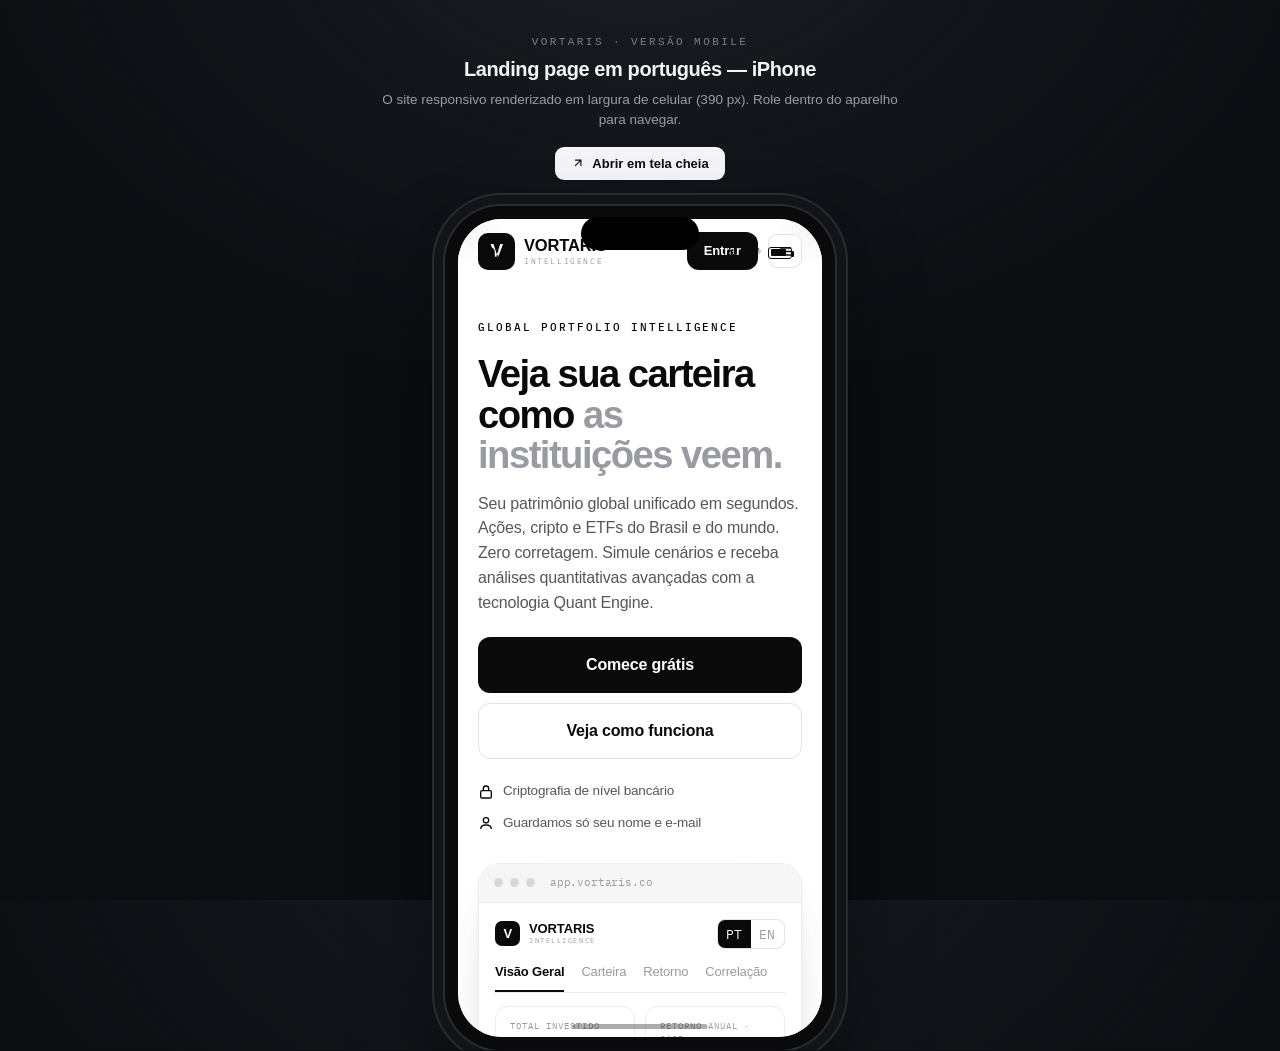
<file: Landing Page PT - Mobile.html>
<!DOCTYPE html>
<html lang="pt-BR">
<head>
<meta charset="UTF-8" />
<meta name="viewport" content="width=device-width, initial-scale=1.0" />
<title>Vortaris PT — Mobile</title>
<style>
  *{box-sizing:border-box;margin:0;padding:0;}
  html,body{height:100%;}
  body{
    font-family:-apple-system,BlinkMacSystemFont,"Helvetica Neue",Helvetica,Arial,sans-serif;
    background:
      radial-gradient(1200px 800px at 50% -10%, #1b1d24 0%, transparent 60%),
      #0c0d11;
    color:#e7e7ea;
    min-height:100%;
    display:flex;
    flex-direction:column;
    align-items:center;
    padding:36px 16px 56px;
    gap:26px;
  }
  .head{
    text-align:center;
    max-width:520px;
  }
  .head .kick{
    font-family:"IBM Plex Mono",ui-monospace,Menlo,monospace;
    font-size:11px;letter-spacing:0.22em;text-transform:uppercase;
    color:#7c7f8a;
  }
  .head h1{
    font-size:20px;font-weight:600;letter-spacing:-0.02em;margin-top:10px;
    color:#f4f4f6;
  }
  .head p{
    font-size:13.5px;line-height:1.5;color:#9a9ca5;margin-top:9px;
  }
  .head a.open{
    display:inline-flex;align-items:center;gap:7px;margin-top:16px;
    font-size:13px;font-weight:550;color:#0c0d11;background:#f4f4f6;
    padding:9px 16px;border-radius:9px;text-decoration:none;
    transition:transform .15s ease, box-shadow .2s ease;
  }
  .head a.open:hover{transform:translateY(-1px);box-shadow:0 12px 30px -12px rgba(0,0,0,.7);}
  .head a.open svg{width:14px;height:14px;}

  /* ---- phone ---- */
  .phone{
    position:relative;
    width:390px;
    height:844px;
    background:#0a0a0b;
    border-radius:56px;
    padding:13px;
    box-shadow:
      0 0 0 2px #2a2b30,
      0 0 0 11px #131418,
      0 0 0 13px #2a2b30,
      0 50px 110px -30px rgba(0,0,0,.85),
      0 24px 60px -30px rgba(0,0,0,.6);
    flex:0 0 auto;
  }
  .phone .screen{
    position:relative;
    width:100%;
    height:100%;
    border-radius:44px;
    overflow:hidden;
    background:#fff;
  }
  /* notch / dynamic island */
  .island{
    position:absolute;top:11px;left:50%;transform:translateX(-50%);
    width:118px;height:33px;background:#000;border-radius:20px;z-index:10;
    pointer-events:none;
  }
  /* status bar overlay */
  .status{
    position:absolute;top:0;left:0;right:0;height:54px;z-index:9;
    display:flex;align-items:center;justify-content:space-between;
    padding:14px 30px 0;pointer-events:none;
    font-size:13px;font-weight:600;color:#0a0a0b;
    font-variant-numeric:tabular-nums;
  }
  .status .right{display:flex;align-items:center;gap:6px;}
  .status svg{width:17px;height:17px;}
  .status .batt{
    width:24px;height:12px;border:1.5px solid #0a0a0b;border-radius:3px;
    position:relative;display:inline-block;
  }
  .status .batt::before{content:"";position:absolute;inset:1.5px;width:70%;background:#0a0a0b;border-radius:1px;}
  .status .batt::after{content:"";position:absolute;right:-3px;top:3px;width:1.6px;height:6px;background:#0a0a0b;border-radius:0 1px 1px 0;}

  iframe{
    width:100%;height:100%;border:0;display:block;
  }
  /* home indicator */
  .home-ind{
    position:absolute;bottom:8px;left:50%;transform:translateX(-50%);
    width:135px;height:5px;border-radius:3px;background:rgba(0,0,0,.32);z-index:9;
    pointer-events:none;
  }

  @media(max-width:460px){
    body{padding:20px 0 40px;}
    .phone{
      width:100vw;height:auto;aspect-ratio:390/844;
      border-radius:0;padding:0;box-shadow:none;
    }
    .phone .screen{border-radius:0;}
    .island,.home-ind{display:none;}
    .head{padding:0 18px;}
  }
</style>
</head>
<body>

<div class="head">
  <div class="kick">Vortaris · Versão Mobile</div>
  <h1>Landing page em português — iPhone</h1>
  <p>O site responsivo renderizado em largura de celular (390&nbsp;px). Role dentro do aparelho para navegar.</p>
  <a class="open" href="Landing Page BR.html" target="_blank" rel="noopener">
    <svg viewBox="0 0 24 24" fill="none" stroke="currentColor" stroke-width="2"><path d="M7 17 17 7M7 7h10v10"/></svg>
    Abrir em tela cheia
  </a>
</div>

<div class="phone">
  <div class="island"></div>
  <div class="screen">
    <div class="status">
      <span>9:41</span>
      <span class="right">
        <svg viewBox="0 0 24 24" fill="currentColor"><path d="M2 16h3v5H2zM7 12h3v9H7zM12 8h3v13h-3zM17 4h3v17h-3z"/></svg>
        <svg viewBox="0 0 24 24" fill="currentColor"><path d="M12 4C7 4 3 7 1 11l11 9 11-9c-2-4-6-7-11-7z" opacity=".25"/><path d="M12 4C9 4 6.3 5 4 7l8 6 8-6c-2.3-2-5-3-8-3z"/></svg>
        <span class="batt"></span>
      </span>
    </div>
    <iframe src="Vortaris Mobile.html" title="Vortaris PT mobile"></iframe>
    <div class="home-ind"></div>
  </div>
</div>

</body>
</html>
</file>
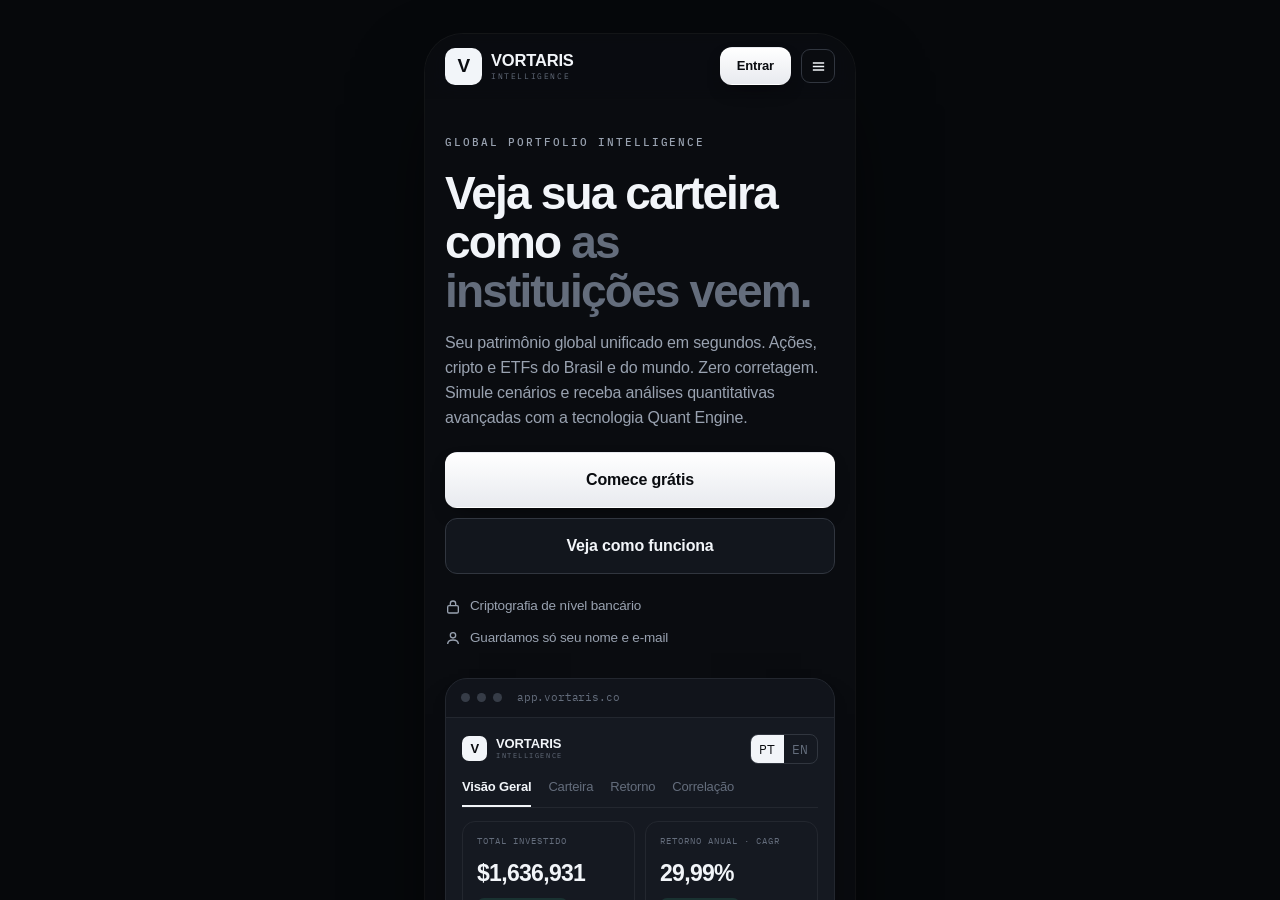
<file: Vortaris Mobile Dark Preview.html>
<!DOCTYPE html>
<html lang="en">
<head>
<meta charset="UTF-8" />
<meta name="viewport" content="width=device-width, initial-scale=1.0" />
<title>Vortaris Mobile — Dark Mode Preview</title>
<style>
  *{margin:0;padding:0;box-sizing:border-box;}
  html,body{height:100%;background:#06080b;}
  iframe{width:100%;height:100%;border:0;display:block;background:#06080b;}
</style>
</head>
<body>
<!-- The page paints itself dark from the ?theme=dark flag (pure CSS),
     so this preview works even when opened directly from disk. -->
<iframe src="Vortaris Mobile.html?theme=dark" title="Vortaris mobile dark preview"></iframe>
</body>
</html>
</file>
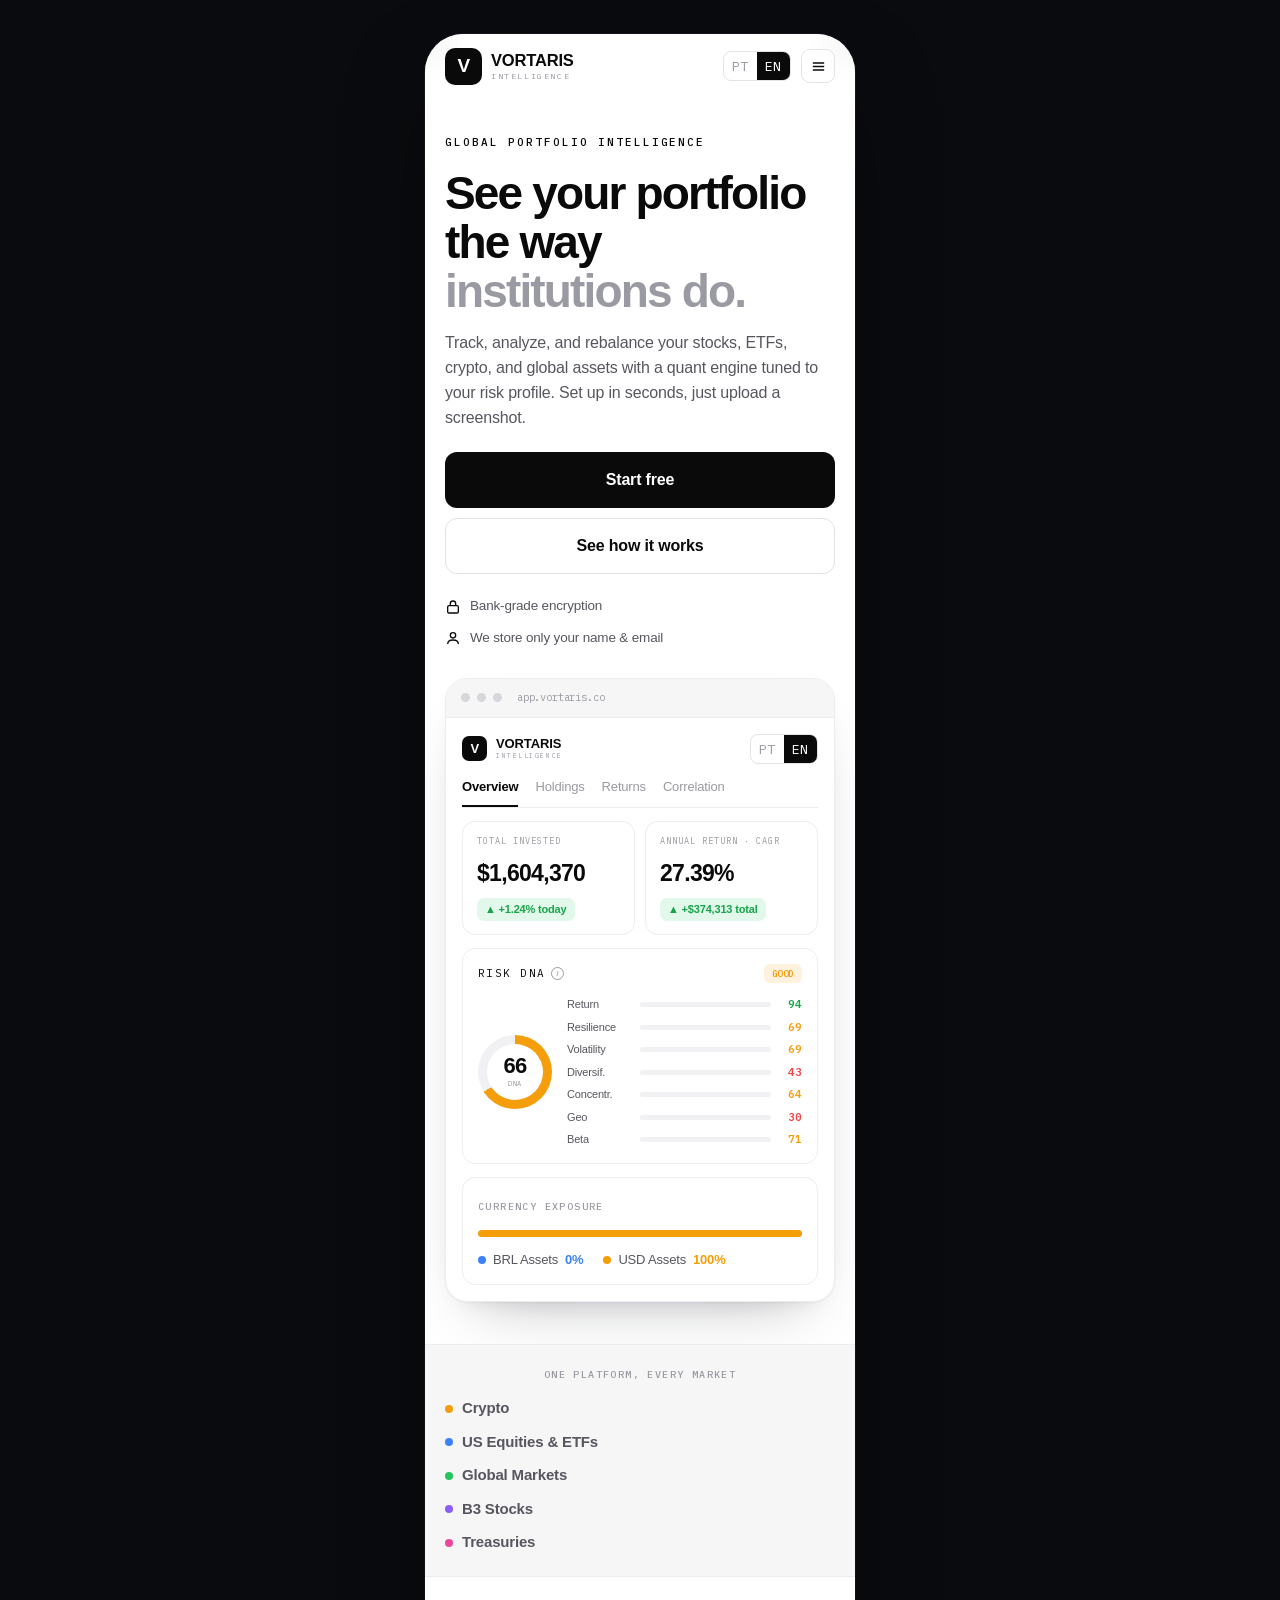
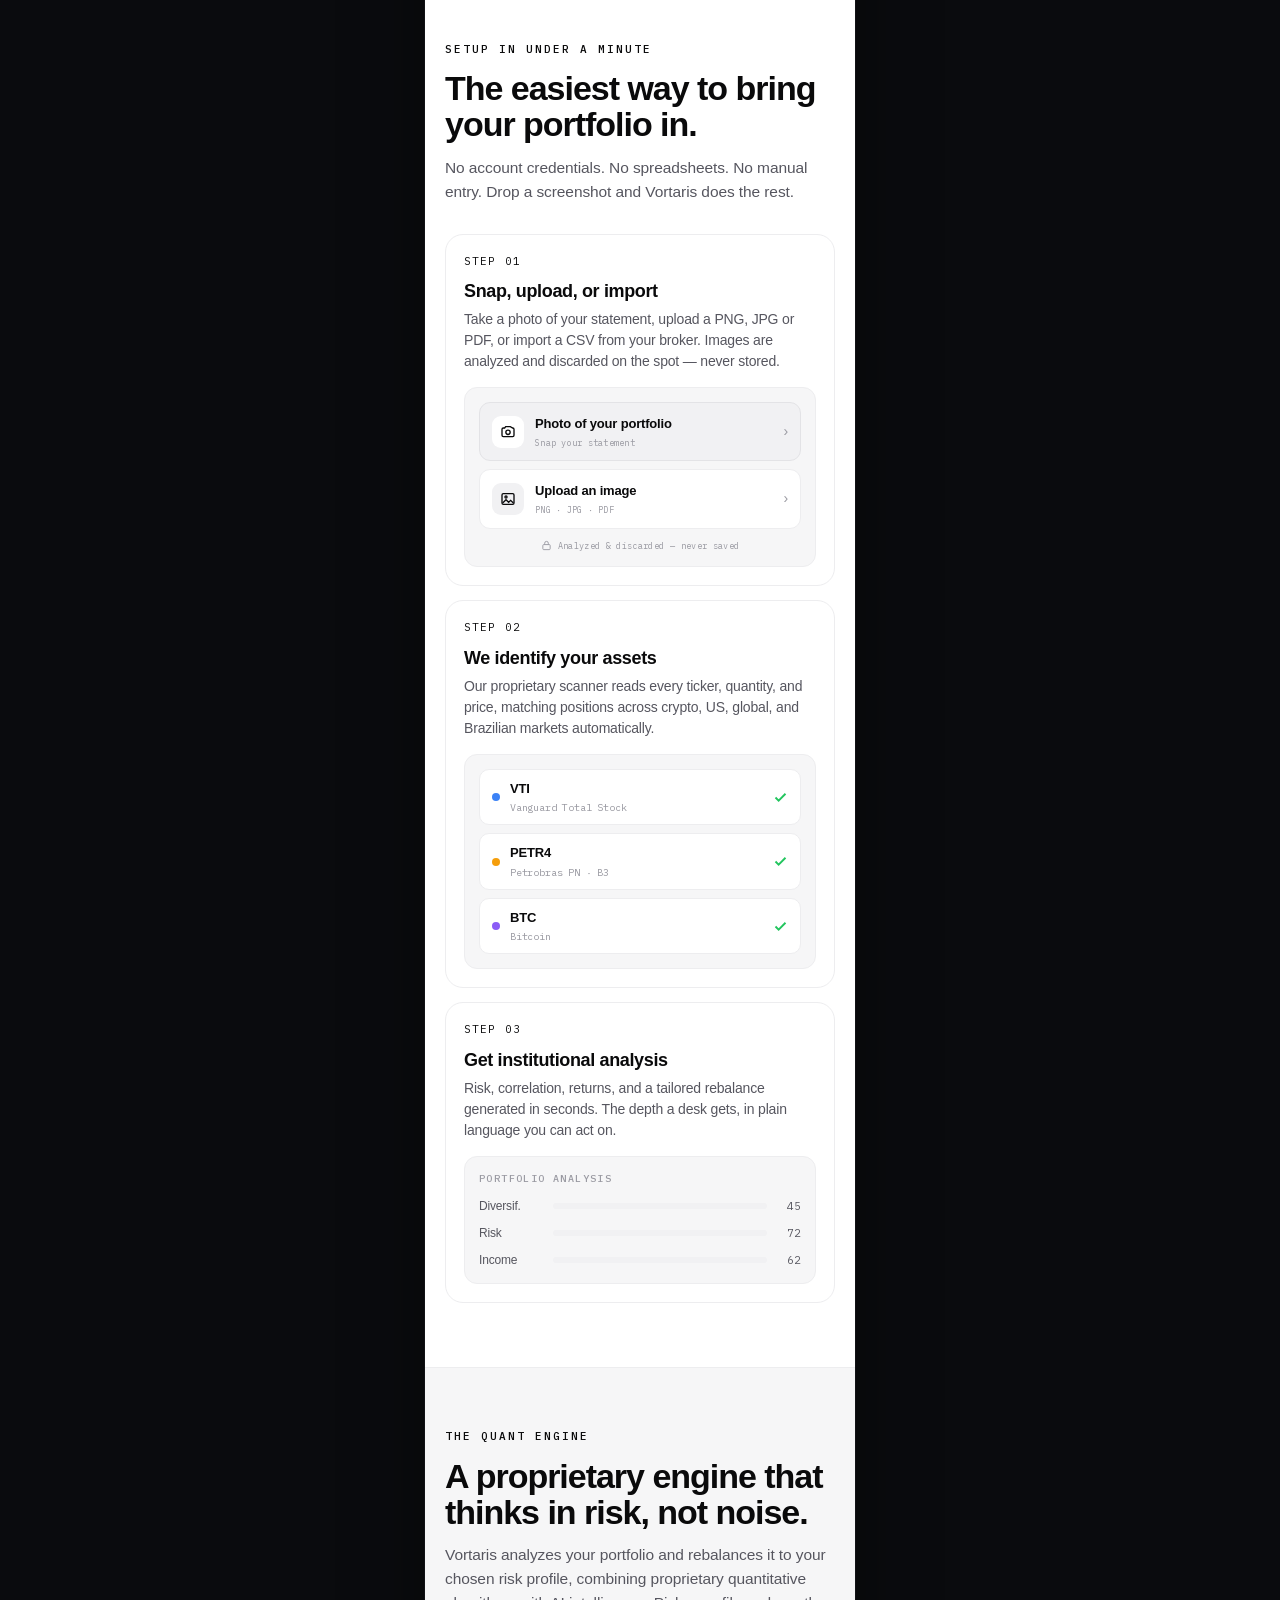
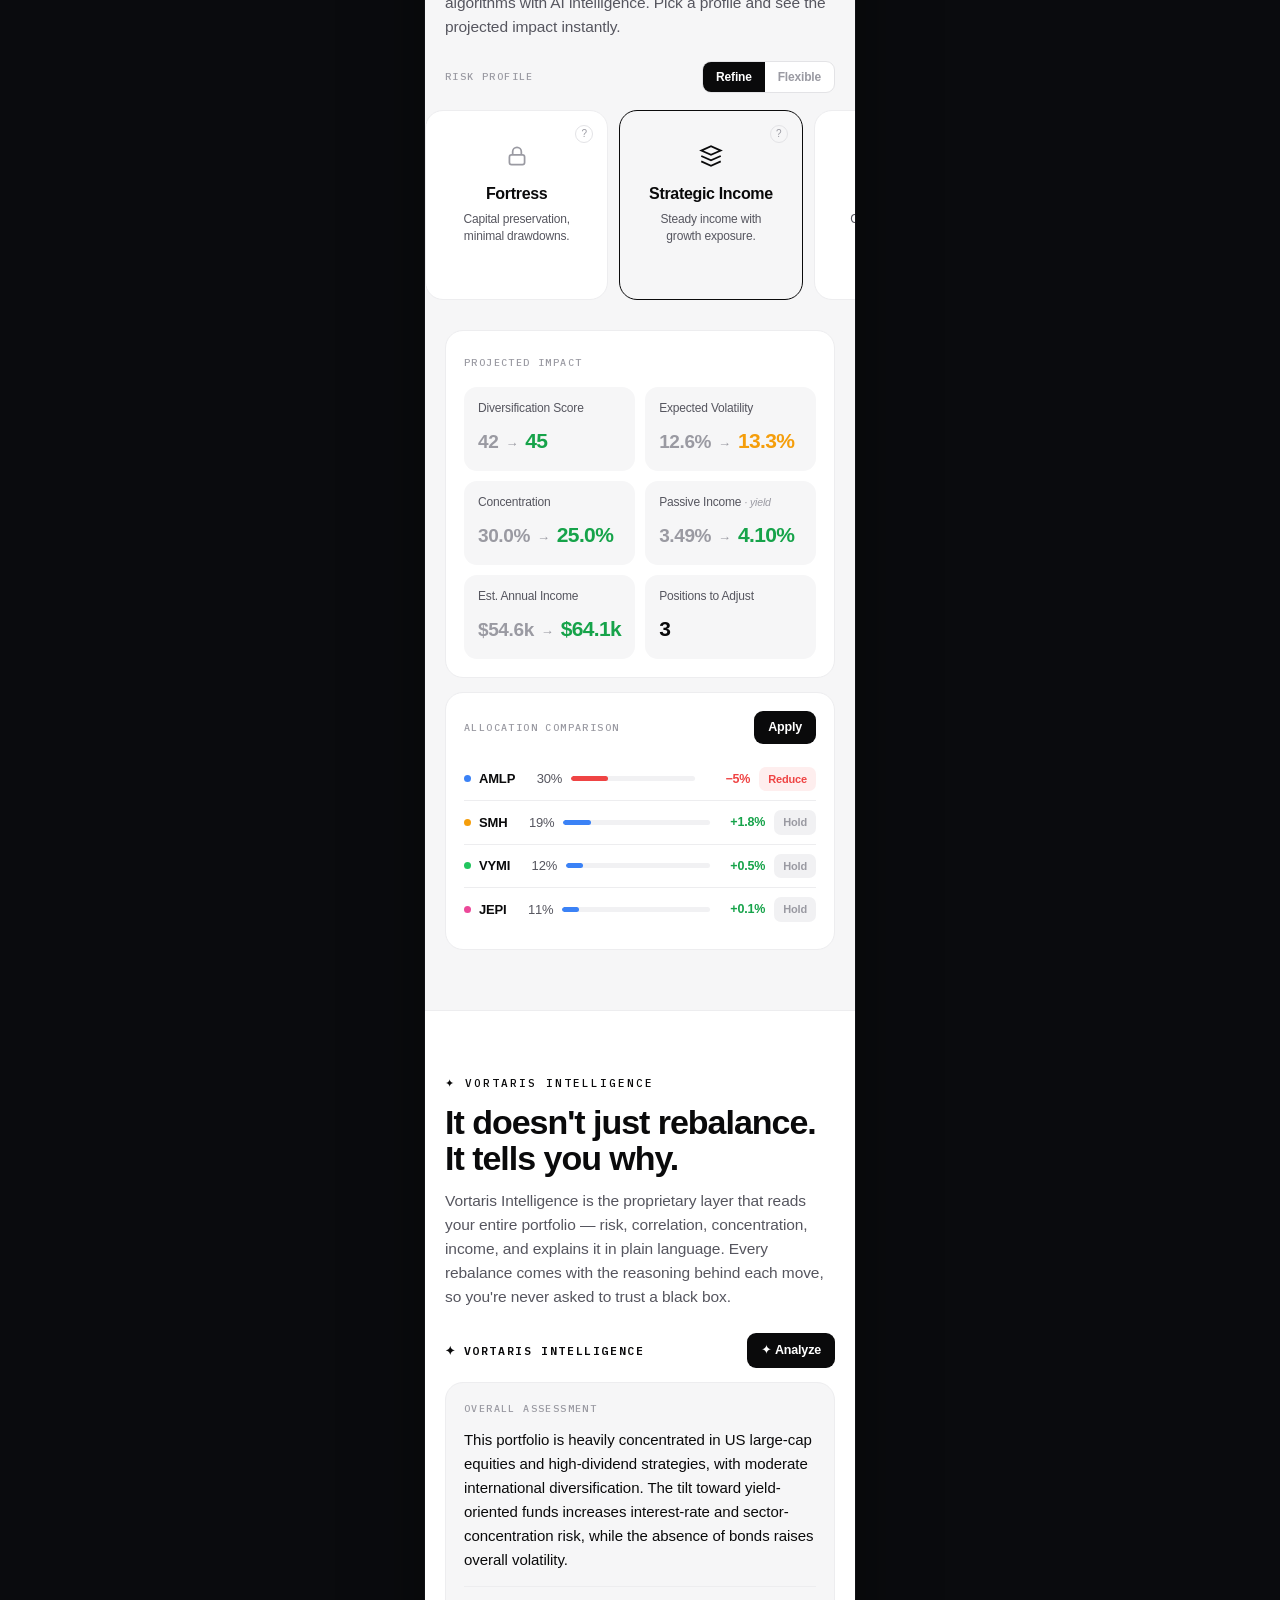
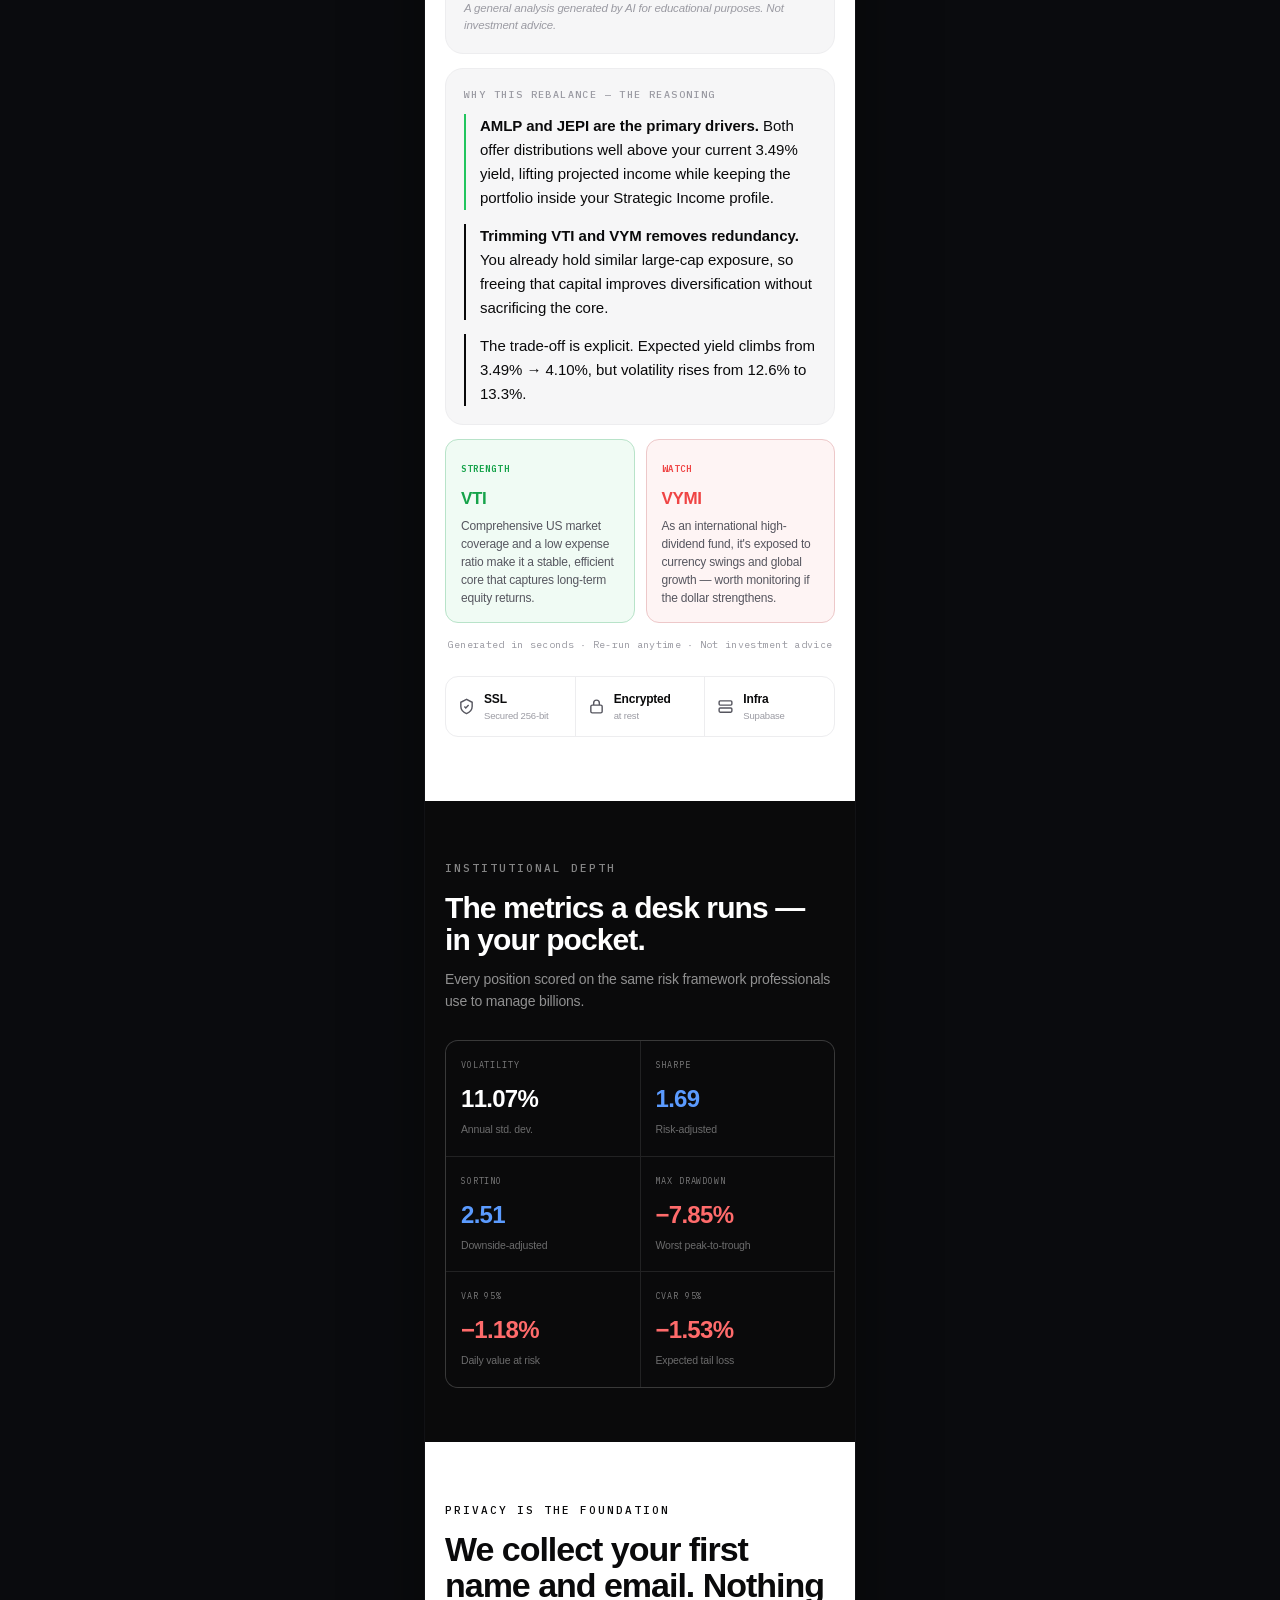
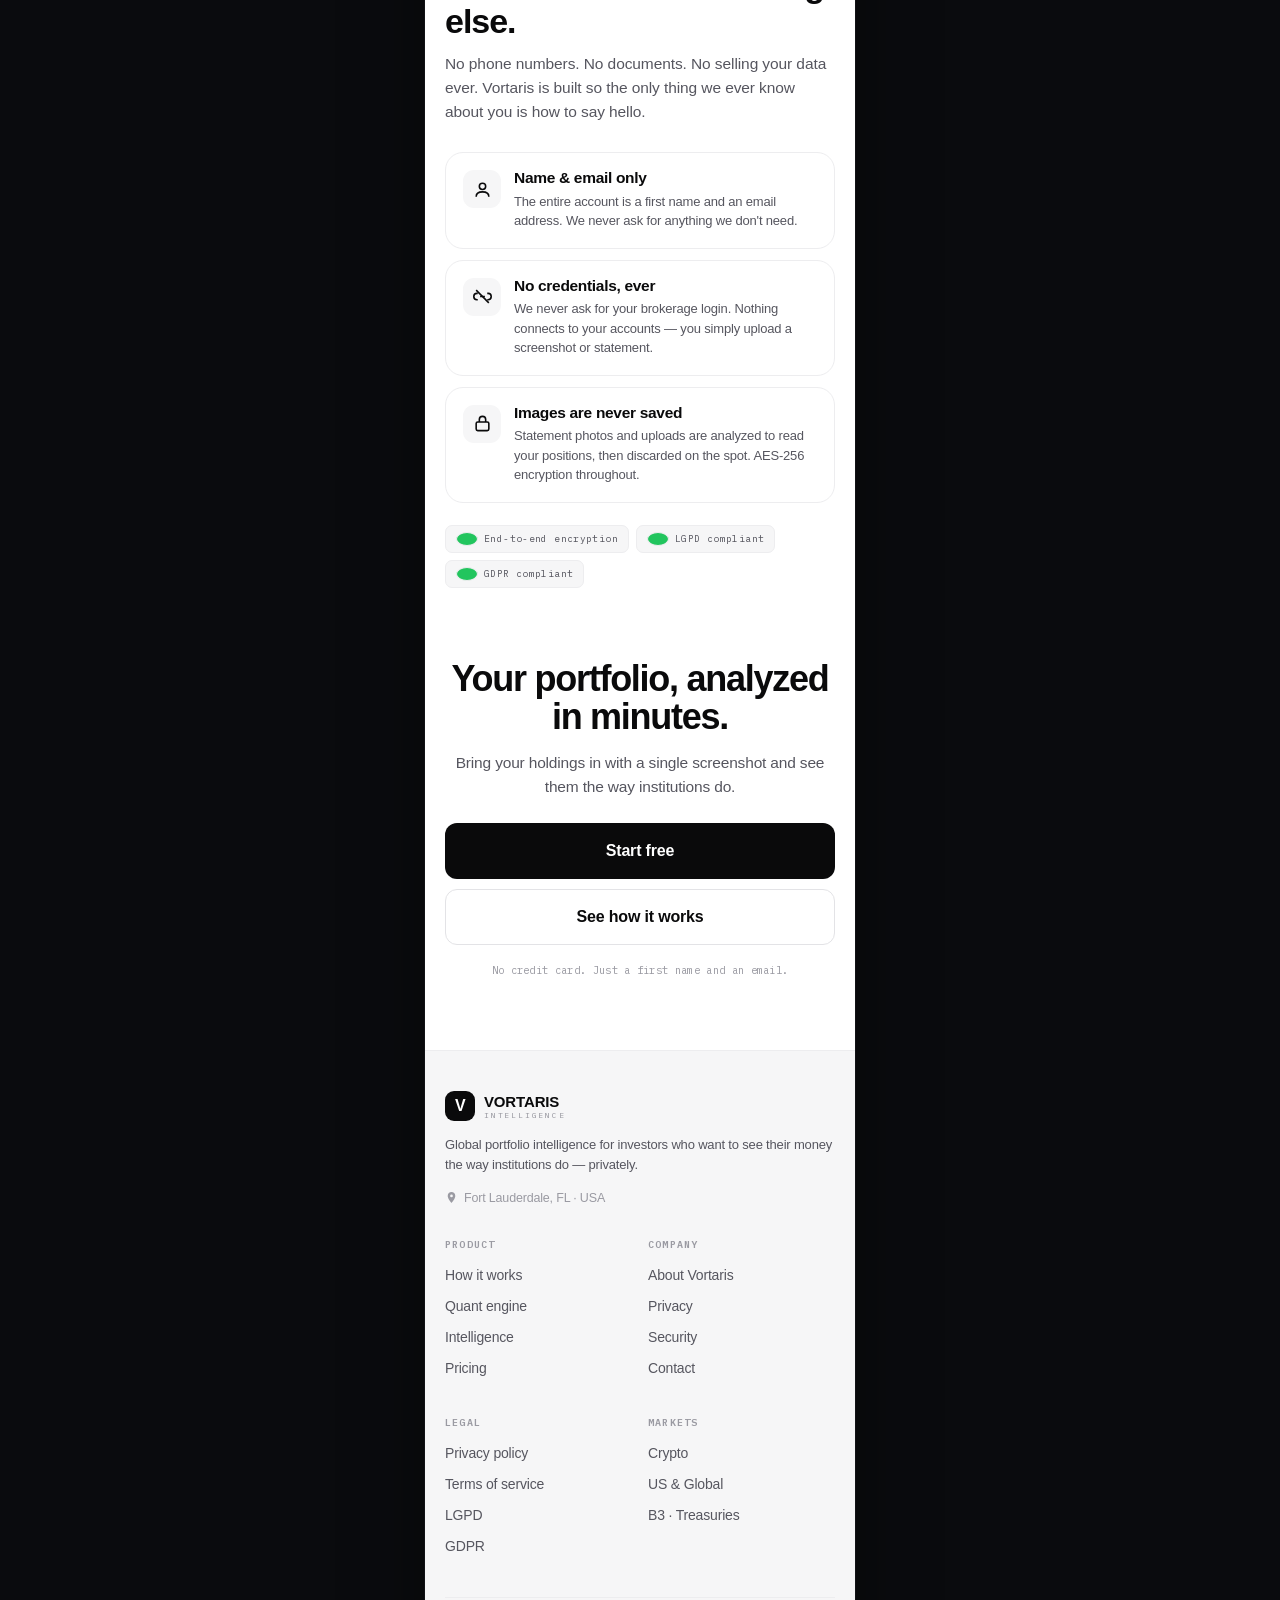
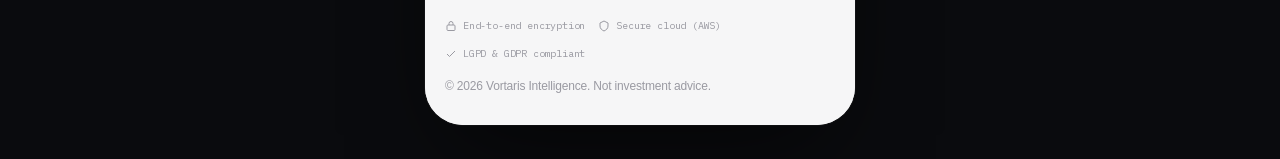
<file: Vortaris Mobile EN (standalone).html>
<!DOCTYPE html>
<html>
<head>
  <meta charset="utf-8">
  <title>Vortaris — Global Portfolio Intelligence</title>
  <style>
    * { margin: 0; padding: 0; box-sizing: border-box; }
    body { background: #0a0c10; display: flex; align-items: center; justify-content: center; min-height: 100vh; font-family: -apple-system, BlinkMacSystemFont, sans-serif; }
    #__bundler_loading { position: fixed; bottom: 20px; right: 20px; font: 13px/1.4 -apple-system, BlinkMacSystemFont, sans-serif; color: #666; background: #fff; padding: 8px 14px; border-radius: 8px; box-shadow: 0 1px 4px rgba(0,0,0,0.12); z-index: 10000; }
    #__bundler_thumbnail { position: fixed; inset: 0; width: 100%; height: 100%; display: flex; align-items: center; justify-content: center; background: #0a0c10; z-index: 9999; }
    #__bundler_thumbnail svg { width: 100%; height: 100%; object-fit: contain; }
    #__bundler_placeholder { color: #999; font-size: 14px; }
  </style>
  <noscript>
    <style>#__bundler_loading { display: none; }</style>
    <div style="position:fixed;bottom:12px;left:12px;font:13px/1.4 -apple-system,BlinkMacSystemFont,sans-serif;color:#999;background:rgba(255,255,255,0.9);padding:6px 12px;border-radius:6px;box-shadow:0 1px 4px rgba(0,0,0,0.08);z-index:10000;">
      This page requires JavaScript to display.
    </div>
  </noscript>
</head>
<body>
  <div id="__bundler_thumbnail">
  <svg viewBox="0 0 1200 800" xmlns="http://www.w3.org/2000/svg">
    <rect width="1200" height="800" fill="#0a0c10"></rect>
    <rect x="510" y="300" width="180" height="180" rx="40" fill="#f2f5f9"></rect>
    <text x="600" y="430" font-family="Georgia, serif" font-size="130" font-weight="700" fill="#0a0c10" text-anchor="middle">V</text>
  </svg>
</div>
  <div id="__bundler_loading">Unpacking...</div>

  <script>
    
document.addEventListener('DOMContentLoaded', async function() {
  const loading = document.getElementById('__bundler_loading');
  function setStatus(msg) { if (loading) loading.textContent = msg; }

  // Error sink persists across replaceWith since it's on window, not the DOM.
  window.addEventListener('error', function(e) {
    var p = document.body || document.documentElement;
    var d = document.getElementById('__bundler_err') || p.appendChild(document.createElement('div'));
    d.id = '__bundler_err';
    d.style.cssText = 'position:fixed;bottom:12px;left:12px;right:12px;font:12px/1.4 ui-monospace,monospace;background:#2a1215;color:#ff8a80;padding:10px 14px;border-radius:8px;border:1px solid #5c2b2e;z-index:99999;white-space:pre-wrap;max-height:40vh;overflow:auto';
    d.textContent = (d.textContent ? d.textContent + String.fromCharCode(10) : '') +
      '[bundle] ' + (e.message || e.type) +
      (e.filename ? ' (' + e.filename.slice(0, 60) + ':' + e.lineno + ')' : '');
  }, true);

  try {
    const manifestEl = document.querySelector('script[type="__bundler/manifest"]');
    const templateEl = document.querySelector('script[type="__bundler/template"]');
    if (!manifestEl || !templateEl) {
      setStatus('Error: missing bundle data');
      console.error('[bundler] Missing script tags — manifestEl:', !!manifestEl, 'templateEl:', !!templateEl);
      return;
    }

    const manifest = JSON.parse(manifestEl.textContent);
    let template = JSON.parse(templateEl.textContent);

    const uuids = Object.keys(manifest);
    setStatus('Unpacking ' + uuids.length + ' assets...');

    const blobUrls = {};
    await Promise.all(uuids.map(async (uuid) => {
      const entry = manifest[uuid];
      try {
        const binaryStr = atob(entry.data);
        const bytes = new Uint8Array(binaryStr.length);
        for (let i = 0; i < binaryStr.length; i++) bytes[i] = binaryStr.charCodeAt(i);

        let finalBytes = bytes;
        if (entry.compressed) {
          if (typeof DecompressionStream !== 'undefined') {
            const ds = new DecompressionStream('gzip');
            const writer = ds.writable.getWriter();
            const reader = ds.readable.getReader();
            writer.write(bytes);
            writer.close();
            const chunks = [];
            let totalLen = 0;
            while (true) {
              const { done, value } = await reader.read();
              if (done) break;
              chunks.push(value);
              totalLen += value.length;
            }
            finalBytes = new Uint8Array(totalLen);
            let offset = 0;
            for (const chunk of chunks) { finalBytes.set(chunk, offset); offset += chunk.length; }
          } else {
            console.warn('DecompressionStream not available, asset ' + uuid + ' may not render');
          }
        }

        blobUrls[uuid] = URL.createObjectURL(new Blob([finalBytes], { type: entry.mime }));
      } catch (err) {
        console.error('Failed to decode asset ' + uuid + ':', err);
        blobUrls[uuid] = URL.createObjectURL(new Blob([], { type: entry.mime }));
      }
    }));

    const extResEl = document.querySelector('script[type="__bundler/ext_resources"]');
    const extResources = extResEl ? JSON.parse(extResEl.textContent) : [];
    const resourceMap = {};
    for (const entry of extResources) {
      if (blobUrls[entry.uuid]) resourceMap[entry.id] = blobUrls[entry.uuid];
    }

    setStatus('Rendering...');
    for (const uuid of uuids) template = template.split(uuid).join(blobUrls[uuid]);

    // Strip integrity + crossorigin — blob URLs from a file:// document inherit
    // a null origin, so crossorigin forces a CORS fetch that SRI then rejects.
    // The manifest bytes are ours; SRI protects against CDN compromise, not this.
    template = template.replace(/\s+integrity="[^"]*"/gi, '').replace(/\s+crossorigin="[^"]*"/gi, '');

    const resourceScript = '<script>window.__resources = ' +
      JSON.stringify(resourceMap).split('</' + 'script>').join('<\\/' + 'script>') +
      ';</' + 'script>';
    // Inject after <head> so the DOCTYPE stays first; prepending the script
    // would push the parser into quirks mode. DOMParser always emits a <head>
    // (synthesizing one if the source HTML omitted it) but may carry
    // attributes through, so match the full opening tag. slice() rather than
    // replace() keeps us clear of $-pattern substitution in resourceScript.
    const headOpen = template.match(/<head[^>]*>/i);
    if (headOpen) {
      const i = headOpen.index + headOpen[0].length;
      template = template.slice(0, i) + resourceScript + template.slice(i);
    }

    // Parse the template and swap the root element. Scripts inserted via
    // DOMParser/replaceWith are inert per spec — re-create each with
    // createElement so they execute, awaiting onload for src scripts to
    // preserve ordering (React before ReactDOM before Babel before text/babel).
    const doc = new DOMParser().parseFromString(template, 'text/html');
    document.documentElement.replaceWith(doc.documentElement);
    const dead = Array.from(document.scripts);
    for (const old of dead) {
      const s = document.createElement('script');
      for (const a of old.attributes) s.setAttribute(a.name, a.value);
      s.textContent = old.textContent;
      // text/babel scripts with a src: fetch and inline. transformScriptTags
      // does XHR against the src, but blob:null/ from a file:// origin is
      // silently dropped. Inlining makes it a plain inline babel script,
      // which transformScriptTags handles unconditionally.
      if ((s.type === 'text/babel' || s.type === 'text/jsx') && s.src) {
        const r = await fetch(s.src);
        s.textContent = await r.text();
        s.removeAttribute('src');
      }
      const p = s.src ? new Promise(function(r) { s.onload = s.onerror = r; }) : null;
      old.replaceWith(s);
      if (p) await p;
    }
    // Babel standalone auto-transforms type=text/babel on DOMContentLoaded,
    // which fired before we swapped the document. Trigger manually if present.
    if (window.Babel && typeof window.Babel.transformScriptTags === 'function') {
      window.Babel.transformScriptTags();
    }
  } catch (err) {
    setStatus('Error unpacking: ' + err.message);
    console.error('Bundle unpack error:', err);
  }
});

  </script>

  <script type="__bundler/manifest">
{"3dd3626d-fb71-481f-8e5a-493d758ba971":{"mime":"font/woff2","compressed":false,"data":"d09GMgABAAAAABD8AA4AAAAAJagAABCkAAEAAAAAAAAAAAAAAAAAAAAAAAAAAAAAGhYbHhwuBmAAglAREAqzYKkdC4FcAAE2AiQDgzQEIAWDOgeHaxuRHgXs2COwcQCbmJ8D8H+1YE6Ytxm8hmcytk2L2Zamg5Qx2PlMg7S+EGf+YUxHdjARCS+51005MkKSWR6CY/67W7SNkyaSP9I+FlW4NWmDli5+nt/mnwcXi1QRoxALC1GJlhb6AY+0m+kq0u136tK/Hx3ut6v8X7vKtD9vu4PRiTWgrl6Cp0yGCrjRziWRJ55wqpml8vyLpzjTNPn4jWblNO8km+xK8xQHu8jlayHkTSWa0ljpPIAFsOR/10o7fycpp8wHwtRvr2BkjaiazSxlMtk9AJoDgjYFcsC2NYZRAaACQNXnK5xk3YbMUxJ1qKnzNdQOc9V2p8pSgaQ/ZkUBoAmr8gkYYEC+WaAOWfuoMOPtICAOEACrewAcrBycDB+edrogOgDsu9axIWADJDZWJIVsRwHIjVFmYD/vNJpShfiMJ1Ep8RQSGR4OB20AgEuzu+bkYudA7wFhd/8BRQxLfgDbB0hEmgJ6pKDA2ptjpR/[base64]/M+mEqsxQpyBL5uCIBNgs9o6GiGPRcnnp0wRBSNzvpRbnC9lQ1h72P2ykVJHB8WpXTQROzu54Ge/[base64]/m7SXiKBvdtPdKHvnwGFekVoZumw16WXUrcxR4AXC58xpQzv/KPWzLfaFUl0BW7gzdwagKo4pPK1qYKDGFZXCwPLWNCT+/gpqiI9y19x2FjemMzo0HMFTg44Pso555D9LkP9Fy8kdTckdM9iANVZ4j7NcpZzrqwfHaDIhYRWNoNUQsfO0Q4P+QWo1tqrB0dPhlpaGPZtH25Dw9WZxewsdQiZzq/jDQeIe0WS0NNkRfTnudvOnoFPNPQLDlG3FfH1Uxe/wPE7zr3A2fCNGyTc7A//KX3dzygtQasSFUwyUyQcvEyQZCJC7gn8NxTHyYyXAyI7zq4b24jkjqn86s9axQIjzPOdfIxOdmLlaeI/Xm9sPIlDmrtT4GJkRi+pxCfmWz2SZSSYrFDfMC8x8ykZLg4pd/WvRB/rAVTDvUFDYG3j2D5VtZEfAT7c8No4bo65RluhrfHxZscxD4yjeUMKrXGhIQGNhJyTip3qL6q176hlYaMWvUNG3powhEuQMxlviv16imXf8nQpAl6sWfO3qvDT0MTFTg0Gujn+b2jYtekqCUjqymZBYF1y/YAYtLp1JHlZHnGV2jFmLxgSlte+h1hv94pd+H6j7iuZG9XQ7IXFEIrtdDduPRp2dlcgVKy0BjDyEu55NOw+7BdmKNASTfmmGxHYZf7tQocjc0Kg9npDhJJiVnEULo4N1MfNc0oQx1p3i7KR6c0+xMVO9Nnmlx8nYGk76i4SPv7uoe/ovurO4tDTaN8qJ3RPwX+UyA4Vmq671NPuslh7n+FCN/[base64]/vwqGMKgkUqsy5bRp1bjvXYlOCG9+u1uS21RAbDR43YSOIz9A4aPiYjN8bW4N/ejDbYZwv3/LBDW/gC8d5dMbCT4rXrwwNfjY5fDzxLfGt+HsQmXrSGvnLZXVdjliBMDwpetLw9GknUEbV1guV9ZlrAv7Mta7FphY3fq0/kLlmd7WW0u31LEIcFbH89dtLj8H8oqiYRWwcSEn/P9TS/gJxFAWOUm8TrkISVFIrbZnCTD0/88FlTbod2wLkPN3wor4kyeeyInP2z9onuoolZebUrNPFnKUNrbrdIqXgPnnyuVSFrlZV4uAd5G0bFsJmqtxqt7kirmCt2HB/UdFjH2vnPODEciq+oJAVWl6xyz13XEJKrxOGK5P/7WHiB+c+3l6YW2NVmshf6yX0NOHi51MIkfQNAbPkjvA+QZXRwjvHs9hy4FyKq5Z2SsM+HRIsFIX7zc4TXE+mgvTN/c93Jd6bdJkenj1sOnzzYdP1nCVdw2tHrHhGOdvyRCz/4P+ClMnN4m9NXE5gPFJvaKpSNmSsJh4fO73MUjphTyTECbIEMX2q7BMQMxPSzuCyt6+Oo9BHklMOzZehr2xfhWq/[base64]/nFP29hsYDr+DyUDe5JooX+FiWrBJ+CRxI2Wnp44QucyMY6/jCpcGiBJfBL+InxX9dmqeCxJMqjZmqpxp+t5jTUvk68LqTr49r4FVrqrUZiioDKSW+auamjv7Ozo79p/z5L9W65SL672szyjXinvLD/+0HN4B9RI+++ac30DzjoVxE/5Va0GgkDKXuzzMarP5luy0TbvKoU46IOngCYAu8s0AU3vn0K1ko+NMPFeC0KVr2d92hs9gVjV1rBbXi+4Xnjy8ba+YD32zJpbY8NzeAI/3Jo4xe+Jefjd7NR9fMXfDu0H1rh2z8k5BKSuZq5/NWSAfNeSTjYr1w7FEZFRn9N5CH+uAYmzu41/v5ly3IfNjZ94fPhf3xl23qoS8K+Yy0zOPjI+JezX+Ln/B9aNzfMzGZB/JZ54UuK8YVz+MwLM7utuJjSGA/X7zhAaS1Ij2+idm0baTzDSrO/UGpv1BGzX2jLhPld4RJeiFcSnlsgMlTK16pdtV+stAI6T/ZY33L/gB4H/emeJ7+Jw1VFYL7Cg2Qe3/yGs5SpOy3OAbUfKf2OgYZTt7e94v/QCrMN/1DOmHJkkU7ntEk48BeF/c2aBk3gyWP1+qFGtF2zfbc6czv4bnu2la6z1vz0uvZ1nMDbtTAbua81s04Xiiml0qEyr8dcPyLb+clC80P9xBKo0naoDRqvxrCpgCEEw9tRedb+gx0uxZtj23WMfB79vYONCZud8HPeeUr/pUUaYooQLdpVE16dTPo6iUJ8nxZ+y/ODE95Qy8glZAf1Byu3SIYuTfrxzk6Pp/10aw3xhs5am/NxTOelylkTjo9MWC+LOtfJNjWfQX7XSCHej/W8PXeT/WtW01+dGgJmvepbanU/SrdExKj9BycIJwnRiyKm9eQooX5RTbyQJKRL0l891hmxSFivKfccZMYN0HtePP7U4snlQlN6JuedOu7a+Yxprg9f0hvtxZf4uNOM+WvruJPn9i8mtjiBJfFtrt+HmvYFNjf80v65vxlfG9iM/Jt9axu+IJ7JtMELzHqTKQsN1Aq1b9dQQV8s/OadxqnUzijcu+094v6THFLVN3MqxH836R/+KWPDbkPrrlV3TW/SQ/A1dPu7nf3LXuHYl2ZMg/[base64]/Hyr7eDkAa6vLpKJ9Wh92ANTHmcfKwFJyVgekQqMnB5SRF/Pqn2oGcSPxaR2Mk3OmSVmJV778TaNPax0JgIP4E5YEJA9KW2bcJv3ap6OX5/Ylli79HsUeJ9yUCIvLAYkFNECCAOP3sngTxIdrOc4rltbj+pNpgKtD2l5XDlZdcya8tN/zEsfVbYqKAUAo82XDMbhcj1dV342mNDNVv7h48gzgU0W+B/jekTV59/[base64]/BhAAgZ8HEAGmYMBCEqNBFCAIxIQA0VEjAELXBm7x41QqCw9R7uo3hwb+/[base64]/D1n7ATgQEhYQjY5Ew7JCr2FbBwz8mnP/Gh3qr54qXEcIFiQHzfoOWSLEhJ2yoyFNsyAkSNlRkCD8kJAgJGUMT1ciDTRwOBe6olYSIRKEh+TC5ZZBFGSUUJAudOB1dDp0oICfC6ijw+coWODAiIMMISbBQQB3VjwcrWhIuICEmiyhJNAaByS0j1CYYsePEiwEjXoyYsWLHjjPJoe0f8DIEn/+Nog7+T+v0z9Bbl97R2/n3X+mY0MT3jvrdrdHxwYHW8TGsxBQ1mq9614lzCfVwGAAAAA=="},"181d5e29-7b7a-4302-bbbd-f76fabc2603e":{"mime":"font/woff2","compressed":false,"data":"d09GMgABAAAAABVkAA4AAAAALuQAABUMAAEAAAAAAAAAAAAAAAAAAAAAAAAAAAAAGl4bgSAcLgZgAIFgERAKwhy0BwuCHgABNgIkA4Q4BCAFgzoHiUobuCVFRoaNA0CC3ylFVHE+Avx/SKCHCHtas1fIcskMHmKsmOTQTd4wxeiRLqySnGa//8K8TIjOJmqdv+5eDv80NhHuUrvkMyMkmf2BtvnvAgtULLQJCxsRMFFJOfKAAxvaxFy2rrJkP/RHp/uZc/A8eXt/7QqSKMqoEgi6JA0owEACw6no9hRLtw4xvzgv/M+1f+8NmHOSedZ2qmizWfhtytvpE7K4NqkFJAssFFGR523mIUwVroiUm/78ogkgADg5V6U2mXPEJAwAPTmzSPhpCqEbaZZMTfnrC0hKwfj931pqd+4nV94Au7yoXBUJBeTrzCzQzG5gN0BwUNi70F4RVVyZnidgV4kobF36fIWxlYHn+7FvomfnnW2mUVPZGLeJ3f/3rkpSA6JZIgUaJTCdIVVCIvSIrTE8pNBVbv0/[base64]/GZWkpcoD7cIBPE4zcVvzqx5kvWq4PhL6fWQ0eTP3/o3bkU2uIL4NZxJ43l9IzHt4XBGbEqGWGzLLQYkssNdc8y80x23yLOLkM6OTWo0+/AB+/QV4eXXoNc1igGwITIQoTrYVsAABsBgDIQoVGvgFjBEAsa5xxKb4aSBaPFCkzsCRDJOrCc1uIy0Ajy0Bw4ci/[base64]/Rzqh06JuHpWY1+91sjfQDDa2QBpf7nkOQGzM9CKxOr9Hf5HM9VUIaIgxv4Zz+9npMNmj9QlsohxozY3iL2fCrFxA49GuZvzjqag/nf6qe0tWAmg64oP2khUZDCYk+aHQXMMTpPNP28YVfxrmicj/GkCkazI3bpk80WjzAylerh/vH6Xxcmo6KrN8WeVnvTzd4kHkq11B6lMrFjttFc8+UmDO7EX2Prtty56pR64RQ5qlei0udUXjgFAYWNYoWIYXWVTEM9myEzK2iUNk47JSudCnWRl03+/0dwdkzBQKWjnQ1WsTIRwnyfhtLMPA00dKBSg+NAkfZus2EVHKer5l0rs4dwkIXxTBBxGJGzrNhQKuSOGbFy90qRo+1sRLyOxwplu2/WYdNlOzv/2a6ivp5/3ubbu9A8d6e1x4IunaWftEx2+j84+ChG9nYqxTzZMHLH5ZKraiB/3mOIz0dpgluadGIQ3BT1alSekiIdxAIb1gCnsDOg/[base64]/5A1JbMYjVhY6PRMUaiyK7iE3q2ENBoUagqehxSbBUTwNv+EopVwo8WoYhQV7iQsbAUWobYZSYiwzj4dFlgrePLOutGZOIpvDWpw0+pvXhs7b/1CFiINSHK75OLFisqcwK1GYZi7G3RrNnjdPzxi34bTMqK4L5huGEU1TZE+v7mUQYikzi6CPhNEh68QEaXwQU9XskPnDU1LQkNO7y9nlggHzDYFB06Jqc/fE0RhnnjncNA4KS6XjtY2YYAaZsMOWQUJnDOKHD+VRLgR6NXwituik0Cp9CTA1MDyNf9YWtikaPZvNuS8SoaQVpF7rbvkgx8Q8T2l5R3+PqLYTpfwybvOhoPwZRMVn/K8lOY8E0/EdW+yCh3r9SOkp3xrB7iKb4UEp4QwVt3Hac5YVfG9nXXm4w5WU4+3N10w+n/m4IRy6eL3G1v5GonLHpUV5QoxC/EIXPg/y0SCACAIo4CbIMl5mi6qumqmcKWZrWexFweInjWNn/FPrHsvaaPnwseBkZNTJ0HoYyoPTKdnZiDTaNKeiFUmZIheNOZRvVdS92GGe7p3LzSLgiiSsCjmUQHJbwTErfxiLjVdpyaCsAxZF5WyNG0wXU4bobyUHDyRqvtyTzCG8uAyUf8HyKcKCqOTAP7tzKjnt2tbytJCnu6RCzTlxJnlDBBdfWiQ57kWvFoeRwviw9ujOo/Bz2TIFjaEVNpidVkLTY5gzWFH9T61Ixhc270jK+CW/va/dkqFR50jYpS3yRNugRpafl8RfC2eteLlzwNm3aflyxALri8UpEidX1aTP1KjTgmnqmpl0tZ5St5BtgONLUiSR92YN03xqwRcKUnqVPa9WleWVStneWrUtt1LXKaN+fbexSJDd1VrAa+EVtM7NESnKqse8LgWI6FUtufVqrkdaz4sLUdtzxSIqt1bObq/MW5rCa113upzR3dEZb5/c/D533roeXjifzmvSqEA3J/sRFpP1SDb6R/Hy4OKgMmrysvIu+Ff9p8SUVrtIIqt9Lz67/[base64]/Wuzv6p/[base64]/4UhmdX2j6tIDAp7p/Dhie9djj/jYYQgGFlaE+Yl7ggYooje2C2rb09fYbeljHGu9sSxtzGZPX3OqBk3h1nYmJR4VMW3tWwtP6WyiUTGTskNb8KHb3+t04n/CfZ4/clZ8slxUflJ8FgrojnlK/9TKtvIGvUnVULG3iW5g8JXZ2zO4riXufmq0knf8aXOZrElXW1e2nmBoGXxV9rFMnnvpANiGR6iR+0QeAQ1Oy/r2PbhjT/P6ji+979ic5Jh9I27baB3reJeCz1oCt24GAjdvcVuCy4QduWiYS0nYRjZnZBbpijKHFn32rWjt5urXqsHjktXL1KR6X/2+q/[base64]/5uAtr0se0de/1/[base64]/57jxy26f+mSXBhu1X05F+TntjjjylfUj52w1MSrjjvYZ6YG/9owsGytrKDCY/aEQx9OTNreia222TCbzgznZX5Mor9rf27arUZ7eaH4np8g6Hw6yGcnPx1krTs7cO+H2iPqbMqKbuRvE1eEXRK67RZnFdInAQxpn1i/In3GfAfIP4jvOimJyWvqeHo47uV39zbbmxvNhhbbaYv3zkl2fxCPq9kfGp7GXmvuZY9e6BKP6V7vHVtsMR9lP31q8BdU/By7mcRs3ao+L+U17ydCnPlDC9OmAKMaHQr3GerZWWSB0JU86I/g9X0vJu7WU6EcH2nxbUfulElq3XHjjz+MweSeiwW/J0Dz+TLWNGWi2WOsouWaBbZ/wGFoqaYun1HiH9h1Gq0rZRpGiefXaJezVzOqbQ9vrEkm8/mZ5dsBGpiPSF59aLD1+/3+/odMKMR7qwWVe8UnmfCqolxomKEgmhN3aslzx14WT1i+9Swe+9uQ8qO8KPrjxQ+y/oRUKnKL7VbI+aF0OMYTflrkEAtrRUqkUWkaqswa5EXX2/aseqEn+ZZIpp9UlW9BVLo9tkqaorw9anMMmlShapR6yE6xkeTBPJqeQ1RMGta1FNpHBz0UoTOuJb2pW3ewvxSjv6dlkwwTVCu6OdpGQVk8MCXv0aiRTsqWlcnoB/E06hPUlqflxENWW+E9f++qJ6Cm8NPLQ0w9iX3Ziu6lMIcNqHwxyR6Irf0TPUFKbBMXA9SI1EjFKzX9PBa77Pa1jfxh9DcwQUa+5etl+Z8NZZRB0jdm/bSKn2qr6bGMcd6t2+2UW1PNhdHN5c+aUdIY7jCobFoCBZh2Qa/HgtSI/+P4GPUfWqAC/G082p6Yb0tU8rqaHiGekYQLY/w8Esa6f93UkEKyiYsIytG3r2C/0DEe0GJX2LCf9FdB+eGjxJ/pKzyGfvuW8wKbnteirqW3bvn2GqmddgStED7BJVy4caGHjDnQhLp5erUoqSXVqnUrNe5NrNX6rfEt8xeUWXjvp61UhW8yCoq8ypfuWTiyhV8QLCEXvY/X5OwDPEapZagRWREnAmL+E2N6aWlsvQCU8LG4ZGEDRzrA5RoWNHaKKPssoz00kazrv9ikKdpNJ//+b/ZtHa81WNt9/U5/gxSxUsHvqq6lNkwNnxEuLOaW71TeATGsIKNxGu8SfKToq1EfKb4LPoTo0eOyMrf8MVowr3KdQ/v1ZisNqPRajetfiJAaKNGEix3QuMnabF7ZWU0fgGfVlb69Oyw+vsn3tfyb37/xH2tj+vAmHS8fvxJzEw8b/oUB47iBJcl66c64fA5+OmNxMYzcG3Vf1Nrz6LJ5Yke+uTKH1ZN1Ow2fDrgjnagLlWcQG34rIj7+acIovHxrV5GstJX0mcT9s+5RZ9tSLCJmPPeQDA83LIm4lLcwEu8LmYOnSjj7Yj1hp1acyA+hel11uNmmMUZdQec13ZAZEnJ4WLnzmFyDojE/XLG5b1FHcbth6nqSHjtatz1BvXGVQJhN8bNIwhe322AmbZ3ZKpyWXXmek0rNXKU2EkcfYXWvTDNbw94E/tH7oZteFX5N9Q3UkeAV3rZ+xJjEvex0QUPlBwIhJpK6pyGB8FvHywuoBKKLBUPlt1tYuX3nviVwfj1BMd6/99d9gAYvyc2FfFbKf3G9v14PGhCwwABDNGi8yC3SQ+rZ0ppRB2NTIADA+gQDTGUKQ+qwesAEiEOkoAFsZBCUyWBY65MpIE22SoUVkDu4FUzkA8rdYbGLoAoFIY9IoNwAMJpeh00muPpAMzl1tJoGNNVyQXQNHj89/nJHkIyjeeDeDoGTMJDMsDKh28DoPJYR2m8eRza9XuByzgAa+iP8lAmKDiIpJecAPkXq4M14gxVoRlB5cARP85GcZAC2LTDHqlBg9ACmzYiWslh7DwoI9EkX68K/REHfQbaZEKdI41UGjItV8d1WabrNpNmdfStx3ToByipNqfTJgY8wfDoa8c89Ad87y3o9HXk2VwL9yQP0K+8c0THbum6iB8vBTJDRr5R/Gshdh5KQn+UhT4D1A+6ZmF6z1I91K79JT4rGMIo0WhHBwQA6qkHcZGnnabui4jEpgH4uM6GQAA+3VZPWK3FnQFEQgEAIOAHauvoUdHyTOn7L1ebS0scRE4dTigU9GVnfTrLkSKGTQtq2iCh0KLMqjpKSCWNIrj0IUdFP+OwUJCFNJ05++VTk5F/69YVNWKKUwqQKXlPOs5QUgklbGy0sJoY2kDhf0smaKkEqtLKj5pUijMtQVKnIKNwOrI2k5/jScW3VJ9BkSDORh7c3/b5JbnZ1bahKOT2b5sUE0cJVim0GQXsJsS9H64BobfKpw04BgC8BflHsDn/wKlXWGxVsbKDCF3Ueo3s/W3+m0Ck+WwCFeONCUyV/RO4QsMTNCxtE2HyiCLGrgB6zH6PDKtRdjOL1+gPVGO2d5eaFQEeQyvRXfN7Jmp6BDkDUoDffIaIwflnJSz8us0R4DbKzm+0lZn8KodQqQr5Vc5xlXOcjDMns1p7/B61236/[base64]/wGyBfOcM9gpF8tPjcY8WnAncwBVV0w3T4XS5LY/tLa/dUVRNN0yH0+W2PLa3vHZBUTXdMB1Ol9vy2N7y2hVF1XTDdDhdbstje8vL2Nb2krIkKbrtcbnLXSlZw2c6nKlQagWdCiIiItJGEYiIiJxRUZ7/p16l9BcXzT5/bsjP1+v/J9JVSv/i9lu3d85sP/n+v52z4ZtY0YqzbFb+iC3AN2gAAA=="},"d9c37cb4-dda1-47f4-a61e-b7c5d60dd7e4":{"mime":"font/woff2","compressed":false,"data":"d09GMgABAAAAAA+gAA4AAAAAL4AAAA9IAAEAAAAAAAAAAAAAAAAAAAAAAAAAAAAAGlIbgnocgVoGYACDDBEQCrogr2ULglAAATYCJAOFHAQgBYM6B40mG/wnRUZtByc1kyhK5aYT/H9J4GSMU45fS1EJ3XVaTW8CzWBCbURMFHRSgj4lzF+DaSwFA4ZVrngK/vDO/Q1jR0O5mt0p7T8sLHRWDf77X9M7b36KsKrAuqyqiEHankjbslCAMtkjcquqZwZQBjnwkGXBE0yIMZEMYMioA7i4K6aE64Exb2R1o+umxMbIhpBMH3JwHbaNGI+2It5VourC3v0TeYKXp6+v53Ao8hKIRiQgEYhAUAKcGdXb/UId5MQmQjf/knYzhTawbizkfBPojWlS4dCbOVWS0/VvYdiiuVhzPNSmEiBlpFdrS7+Yl8qJR58hkfAkolZNS6q5VX+WU4DpuFNxrWNi6G+17y3V/pwcku4cUkBfJf25bMkh5OIPoEMGOGT0JsSAJsQNCDagzP//MV+3Bh3ujKiFWvCu3yL6N0VbVVpkWLR9TMAWndn3+/3S74UYkl0CoxkHRBa17fnv91v/6hggDwAgJASHhAiByMkhZmaIhQUyaBxuo01wkybhpk3D7bMf7rDDcAiQI1UZ/OgfnSXkPK5PkTyi23N4CADxMoNd/agCeCnnwLsHWRJ0B+Y6OgJgXCAbJUAysdBJSQjxsLGhCpETVIEiFBFCXBD9UdEhmBByZhZugC5b7qwgkKoJvIGbQUOGjRg1tlalo51eoezhvG3J2oa5eBODjA9PfBx8/[base64]/MGAUEWJDqOzuVO96qQWCr8HIJH36kZILAh96Z/[base64]/GhfB6enmR8xXX+9ln1uOfFPDvLjHnUF0hq/8SM2ZDN3vuvX5M5B0Z55/PbF5AOZwJpb6sg2ST1VA7Y5w0d0887r7+bOGemEa45aFNSGiA45MIdzSvX1ZtnkfrcrWsVMT8fTL3Ah152kCrt0t2X5DV6hK8vzprixZ2LgGu/fO9VU5xG2s+QeQpoJ+tZoG6UGkoyK2idYUZZPqmq8Dt782rWzkLza8gFJy8cMPLKwJy8FZSHM3c7HnyPLR68fXEkZy5VbCOVXAaoCwbKzJb3j43x0TtjefPABB++NZtjvPSS7X59ZWEJkqeGGcRbvKQddeDRPu1PmXOhRNBbklBga4s/QzrdD6UuW6CcVuBWGIztSj9JO8vEf9mlmaX0jSXRtW3qzgmdMOjquZQXpSvbq9xaDRZeySlVU3ltlUWZbZ4Vu8QYTv6J68w4xlPvvU+m7d3yOH6N3ORYodp9h4G5Tj6BuUY8PtbsBizz56YsSV6jKduoNxv1mU36BAMlNzZtfHXvsjAndObUqUibnDkjCs/affHOi7JpCw5dlMnkRiZcNGXCoCLw3K1j+HZ4cOJRbQhe0Dh3k1GfmTtJgTyDsQEMYZjQyZqzjfqSMlHPobGZlJbE0VItkEzRGn2le/NSsAbtBiz9jHmyK8PMW6ePXbhNZK9XsknYXg566XuKdVvyxGClr1zvFlRIiUpS/4/ej5clYQlY31Mc2nEI/hQ+qKGxsqOSCs3FWZn1ee0t0Yn/VvAUWZRxu4fnnwNmjaVFnpnpfnHisJJUnr4lMyVA6iFbDyeLiUizxdxoHxqywQPURQlKR+hG5aIleRI6henyJVHKpdJLXiaAsp/pYkT2z/I3S6VP/gjAyYQSf3W6d6VK7VOlSjf4x8ZQ/opUcWm8dEDgs2rDCb+YnPBER1VjauF3vDs31PswZKRPRmYa5LT73uFz+Hd8X89PRDr7nFrmg/PamxBMxhn8leniSrVKXOUCpY2jaVUqtbgyW6xWU1hAZVMveo3neeB4MWG1Bi67hRW1ZTk6VYZKqxR8L54S1uoIHXzCdcsv0c3u+SZX25Vof/8f2bCQ+5i4UeEn8mf/oBjnbq29iWu5a4XuLZic57NMv8vPyv+7KQsozfmY85qL530gmEwujVCUisYNetGEAUqbTNMm9AbR+GFJmUFTpRwq1hrD0ZdOBZ2C+hhr7B2wPhy9dTSaVrDbEhlp2e2uH32Umsxn28LyDNKMDBsA1H75k4C5/9lRXnWNOkAYDlxQ2XUfd9jzntCnB0TpzS31DbZRH6UvryfWz6hmlLnKNFXaj3Pb4gT7/uV1Oj28/7VPoNao49LirhPtfKi9qt37z3JxRj2TrktPUaeUfwVqNWj2YyeRrXrlqJRfJGvQbkC5cRs0hWCFqfWkfFeC2W7CsQidea+jNmffstYMqCnQJeuC7gz1Xzh3zr7j0J0bmRRla2xupGxU9U/syXYG+D0Vjkk9vxewo2Gdy03eh9kUoqhszfj371d/KWtaM2qFY1Ku6fGXtiph4b/6mG7c/b9nfP7g610XGutWsOcDu9mcc983dR5IcCwcfCDQCuBdg3iGx+bNiF/L7iXXg6jMeOpUpg84f3UDT454WPP/li3v2nrovBtNILhIZsmlav1TLou867mcLm/R5RT/WirXAsX/t0iXJX97c/98Yl0HnA1+JciU9dSX1/yywGb39rbbCn7ZOVzX5dVDp06leb8lEtBVN9yZrKa8vmdmJQOulaCrVv0RZbNWoo7r8LrRHszPyvh6PUA+z6DuIjfbsg4dAUZV3VIabbCytTMhk3+0WSbvtnVYaL/rBY4mQu3XQYNt8OKBlaqN5XGW2eVxokArkB2csXPEaF9hwX3bLONALRZgkuOwopj9Jekk/4p7Z43662fAS17Z1nnkGo+fObrx+v+1NI2ju2j467aP71+voVF+W3wh/d/UwwExeuZ6wYYbwluGx9adn9Fq7o1cj1q7aWm500vJJvBnM2FM+lxMCggA6DDwZ6C6YMA4EoGRx/wToVRcQyavy69X8ob85pjj6pft8hZMMZG7iAURham76NCJMeo269QnwGLU2TXSJKaYBpELqYFCQcJ0vggBXSsbAu6lDAwDfTWk2a6o2NxOr6tW2rydlLdgihkqG4i6MY3CFyun0GukhuHvk8dEF7tAvHFdGKDrTUJ0WlcKu0yd5i5P+3ffSAq7ZPJMfg/kvfkDMce1Uz4oH8IRZsqzkco/fRcdttIYdQd06jwthkaalA/hCJPIhqCuDKc1CvIsvswSZrEd5hQDO2pIxbYcay2nBUtmySyZBbcU6Zs2dWUtucsWv0W2+C15ttTPltlldur9yNT5Xy660YNe0fco4v+l/rX8Fi9/02ZjGn3R26c7q8mVo1EcmpfG3fGzHWgF7gG+pQ2WnCW05gEV96HhxR7iuDSWxGLYKtOqzxJ5iVboHfmAQtxHI5b76PduI8CSXUzP/PwR9a1wcpWn2mitPS2JWW5WxKcUESKKnNVr7Z8KoJEq3A/WiJOOpWrTGp6WxpzVkeQrosVJT0sjLqoGWv10QyyRE+0OLArh4yWe0VqxHyDiaD4ciIYslmLiLXfBnG4D8HCHGKkuIRpqvBBaohV6zUEWIJZC8ZYTmNNtAB7uiEdI0LFEz+BcgkLvRr9GoiBaAw4x0Ls5RFtyktkapRRkK6To8i/BDg0x0nvRr5EoiNaAIx6AqynD4bbC82twfIqReEnVnOrFtKsfez9MkxqZ7tnMCmCdyOUp1wn7joAA8uQcjXlso1D5n5WN/xrwovRlAN62et5K///LEa0PZoBsGAAM/LyzQFeW8//rgPS2JrsEyZlSSUlm0nDjGK2mWBKTiShKIB1xqeh0pCK7AqQ8kQbZIByvERMjNSvDqa7G2GIntpj44zJlQ5GlMDESsjKcqg5j49IYbaNDtIuW6XZh02AQr6J2aqJZmqKz9NxvolWo3loOpP8PlJdXpauV5nSejUewEsB17MdI1r/[base64]/MiGiJFDuDyuqphumZTucLrcH9CIohhMklU2jM5gsNofL4wuEIrFEKpMrlCq1RqvTG4wms8VqszucLrfHC4ZAYXAEEgWgMVgcnkAkkSlUGp3BZLE5XB5fIBSJJVKZXKHM9eVlYkfDyfer1BqtTm8wmswWq83ucLrcHq/PDyDChDIupNJGcF+QHzg3785PL0xy78ueYutgvnisP2v/RhItUWBu8pwCAXNFnUWAgnGd5wwcgps8r0DAIOA6GNi/9qfVGhxwYMquu+vjQnKYtCSyOwfNaRwEhA3AIFzlRVFV8F7EWdl7Vo5BWhIpR8UBnHjXCvj/6pe89rNyrzFg9wMYFBESGBQcHB4SuoOFsHxc568DNCx7xRGQwKDgbHGNht62wM8esz4sKDwiMDA0KDgkeD8JA/8AGhgWHnEODhPIRboUOvGdmY+Z1eaCQ4MAu6ZKWXFnd8yX79f6GSS0BWzYXa/HwWDGeyur/frXwQtEhgye+dovozHvj/5RrBQd3H1VFb1cDcLn/6BBsgsS2qKjfhXObL3WYMAW02ifmkMjGUnRuiatuFy55iceSToRL6o2IPleIqt8sxWdDCWCHafdlM4HEwJfy6Q+TmuN1FgqSGJRwVauwBa7C3EAAA=="},"9b2850a3-e1be-4748-801d-8e931681d375":{"mime":"font/woff2","compressed":false,"data":"[base64]/jQDDenkqI+JWP/WqVEGL44mJ98CtN8K4PffA9cTzmHdsBbSB0F+mkyCssOSYf8KJI4Yfhi/CWzN/aDPyW/aMQY9y2AhJZuF7fr//rZl9vrnhHkUsQ4gk0RyoJolI493zA7/N/0MZXAMrQRyIhShpgNRFUq96wQrM2tpY199cunR7C1cufO79+VxFv9paJ0bsbvREgQRikaSacPzz/u28/QUUWqRpxm1B4GFu1/9aK//v6aP3umvcVWSEBRbyAHuml+eAt3yAeitux16YVCxLUlFARgScY8h5maEmqzaIR4j/o7X2Mic7tzMrb+KIRq9eSSQylZRJkdgZOCfawZfVJ4gd/kljAyboNbJNtDRaolVKcJ+I/t9MX1sWD4NH6ssBERylf//4njgXEE6nsMvoz8ttH1qdGeNMhkooiVNbZkupPLouTI+MLXD9X4bJcATkXSduD6VamiFEYxr8DK7eQr3yPik4LfA22n/p7G2le7sf2AGgKlw/f4QuQEWZcm9Xa9BKRzLQ3Acky/[base64]/[base64]/JACpKd3tH43/Vvs8teBxw+Nz1yhu/gmXTV7FOs4GIKolX6/CuxiCo8gNJn7d3W7xt8nUdHFHiOocnWSR4IgDoGN+K3XgegbRLI5EoDv67DdrwfPHpCj+ADmVuCR6KXCgKF0oCpYZLgtGhGBB2KAcOEFP3/BIaTQpRGkEqGk6QzZdNlUlgYsmh65bDlceQDuAr5inmKBKxCJSKlEuViZUAppMRksALVUnpGRxtYM28SGTmn3C61SXx1bqvdUPho3VK5o/HU4oXdK7/HB5/3XuM1pJ9gBalPhhxxK/31Hho8NnlktIocRKkmLGKHbJAV+GnzxOyZ1Wunlw5vXN66EQgqqabRltMAoD7A2+AbaPgDWn5Q/hGkNwDwcnlhgqpPo0qfu6fFWVRkxNLLVAajEKLyrppZ5Bw4tMbYliDMrhIVPncV5IMVjAWKtwOV2/2Ud9vAHF2UnyZuoYXZif62ihY3jzRGYQY79vPGHi6Uu3G4l1JlY+lhrBVpS7xgyjBm4pyYxzPaog81gbIrZZJdGU8y9v2slSjrQbKD3jQPsEV/k6zNWYinSy64NSm2TQS/WE5hGXHJeFoIYyFjV1SkCpYYBHPANgPFvBB5vjH58bBcAA3ElSLFoRIHjmWJ8slruq5PK1lgZqDxPC8dZ7DVIHWK2QNA4cISWXD3B55y3+kl/fwRv9exN8O5FTj8fRV7vc+uTqyITAaZRIayVic8PVhXUyBJF16A7Rx2i0qLsnbcGjTQu+23h994QkOkJUrfxr8NQazVYnUKqdWpnXCXy/ZsqCgVmCpLetvM7H0g6d3Tb68vBcK9b5k1Vm+zemcgrsC6zzqL14HZn/6U1DmnwB7Ccz1OYY++K6UXIvvGCQ1ggbySJZq1V3O1ftnm5XGUesG1vDnIE75CurIZqd6vK1j36iI61ecZt2O5CxG8MlVUfi7weMk9zhyRgXcMHgeiCWRtUWNw8SxiREKT2gqAaU0jUG8pbtspzAVQ4XWy2rK0r0R/2jvMoBQ+eXUs52mK+zP88LxPguicM7m62m9Zjaf/[base64]/M/nzSHb86AmVnmnZx/tqntco1zwbSQA2cU3EaSQOwyo5ZmsF7+vEwiOSXRhfnv8k2IuOTCjgg8LSNh0XC6vN+HOY3HLgds6J6pW64u97KTWFS35/riHQU40Zvcmcg1fBfbe7KroLR1bvpWPtwFeVOnyaC8vZs82IgjlppPJ2ZaG0TIrgF53A32Ct+HQJVXahvFzqI7HzQalHNKjMQ6XHPFrt8sICZeHKS14f99ieuy9nW8f63VaPn0jnB6jyWb2czyHsM214S0xbyJs5AkAhlmWVYeH0cAQi7Hh7b1KYHf21nqh3CgJ/GehQmtkpP61HpuZ1g19+t7LbvJmq7m8ZvgmjEr9FN9UJkUGY0bLNBgbNMvC7QoDHj5h8OiRIg2CS/dC1v2dt67S9KHbWI4Pt1Kpm/nyesqpOiLnQ4iT9VMP93zbBnLp2uyY4K9zdALKh6tT5WXrdZZ1/xyowfro08GyrlpJq5htd4MnXqb0wNEs5S4GUbsBfSyhpnDOLF7U+jZM+Djyx6qxvlie7TZv2dkec6Q22/TdjV+iaosJdgNFrei2/BVDeZ+wo5Gwl5drRNr1q8mYGFSRwElH+MRKxyQ3xEG7GzdwdfJEo+ecpbkTbSlOLIJ2sxDuMEzwsELREpJCzfOd83+RsvHUdpC2yDdOVh0jxO5cLkweHTWhs2LRhEKwsWLdzE29rU4BmY28TXA6YjDrkZ14Ro0Y1rvUmrnAEPq8drj5jrg/Wss+vNG50hqdzqifVsVxTf53v7wIA+O9/+ivbd5rMGHdY7k8s2k8F32DClzto2Hwf1oB+WQ7jaPhIIeC1+0eAWU1HFUWUC+7Ec/dA89HWiJ3O8GbyMtk446KnbENfk+5BjDQSMIUnbntCi8NDc5AUul2qo8g9Zp37qWff1WqiJtC0hRKx2i7hqMD5q9BhQ8MQ9bPNq+x6LehzHrouHcB0a2fXhQasPDMjx37Wx82jP9H2RtJPwsdhlgr3vQrTTz38xPxu66xOXb4et4fDd7Aylhz/Pmwc9upH5UNpGrVGDsE0xJNa43GZMnbtCACMrKHZ+JFLwouL5a56c7UDVYMI80/x6mYLDoKzY5cXDimjfmevhRa0XSDu210CytidwBRJCTU+1Lc7Tchjo4/LD+lirM9haDvqhiXJ9vQgxDJeu8C9ZNLuvjNHGvPBv0DcxCLgmdDTIXeaGipOYZ/BhjjZghHpFrw/fyeWQ7F61l6JpNGl2WmjK4WmPbjcjk+NwsTmTpb5Y2LazE8IUdrStJnJxO9iIJ16CIMbrHLp5mUl/PKVGZ7FtBjSVG62wi6mRqyXWrYoERCd/TPL0sJOitL19wz6tjmN2lM+bK5K6Bf2hu37rQdLlWtnq/8NcdVt6YWsN0pX9dlJH39O4qWAY/uR0xi0zN6nW38aCDLO22iyx3IzLeGKJN9+JxT/MSfv3NRs2dW5nKx4/EqU1I7u7Jm6uxzEID8zFdCjtpM7tL1XNgMctp6Ok7T9OZ1zKZJiBARUie4oslvYMchoSUc28WhiZQn0z1bceS1rfm7f3+/do1s42qRdX1O9HW+s/gi90jB/6RDKxU//owFve7228dS606D/8+4enVqfDAfcv/uGyefR/dOUExU0dTkx9kq7TVphG1/Fjv8ULFIMxGUN1/n+H5LzPSfPXnh4lonMzj7ubP2sVIWwPzix4mW4PVZ8Kqub//ctsYv7q1oQF8sLV/X7DcZrmPl/N/mE/f5vGiGsyu0OB/GeYgDFxLe6mR/PAUw+kiMTCjkcDrVIp3RqvMbPEhjwF/s8teTgvuCwrlJnJDM0aM0qgioqdYS1UgQCRZLJkmqBiqYxplWosLKEAZ8Ur6Tlidps3M2v21m+a4eXXba1Spt4JGju7gmnLQZhJWhR4ccmT9VNaaxSysKMTHLIbfTlJ48mfBKniED9Fss4nMu6AfeAhZoGmJfhQgCI0xF8h0/tEOjbu3bsy/5qj10NWU0mWXq+ku8v2C6KZWGKyxhTWn5YwkxvAnZGQMGbYj2Mh4lrVp0F4eK88P5gcUOnRJiZP1k8/yqnhN46YGijC8yFqagodYaQWleUbMGmSVJ3gfU9s9inDoOIZdo2che9YW3zjzMdY62kkE/sdgxTVgdwDanIXHyeHoZiM4Y9eHIQjIgsrQUMvlknp1oTMEtErWKUyevE0QrUqNQXX412F6tPTB4yqFZNWqF9NoQxlqlEtVoTiKYpHp9U9EI2ktojm52syQmUJxjCu+9v131wxZNMHWXBYyOsxBtdITVm4hjdna3E8UyoP5bw1sSM23f/gqprGpAMaL1II9DvVHb5q35mmg+/U7ybxrsKWdMkvGvctw8gYBJCS4o7aZxzNzCiYv1vRZFJFao9dek8FXCVhI2/Arq8KMKrHxc6/9D3Ncss4SDYOgtlkbFKqOzFuhhqexJ387BbLuHGk/iLsC+2LsAugRDomHenp0XdpBw/18fM8l8SYMc5pgJGOtVY2VWKt6YwBp3EzkhjnPfxQH8g/MtjR2rNrFz+NOwb/0OJ4c1VNFd6MV3Mgu2+3Lvtdsi75U7YOfs+lTB1tjB7VVHdo54HxR9qjk3zCPXckMWZUOF2h48mtlTVCZ0vKxnC1IVWhXap6kpUM+xNoUrwPF9AEtA7AVbsFu1V77hZ4dIQSEZBUZPCNxMrTnPUpNDX57PqAWJkc3TWkAwezdfRj+W2qIeU0X/ha+on1c2kxjOvDGw062GiwNRr7xn44XASEI/IcXnyO33SL2W+GZqslp1MzzJYzh0tK1IYtyqHhwiYBzZyzKGy2GrOgSUjDX/qwG+/7VVRaWWDOKE233RuZvz20vlsj3BwtiN4s3AYQiuSPVZcOTMmOTjSmoIn8lUmIyYGjDl7iH1TYWlSNN4mZG0+kRimSDPEJUXN0DnoHDhq8IYBZ1FYL5oZGvPGNjq2DTUc28SkpK2ujo2tXUlL4m/CFyU7NXJOFnZTEbGTrRSUvhGzREYP/Qqerdjk789uIXck2Ed2x33i8y47OGoiuf3cXWnvxdWTLuiGST1fbFTjfDHNYE3Q3DXNZa8Hu1LxB+eBjzePwdJsHcgRLzTd63+16Tcm7J+eI3PV1JUFokjnVWr2zNCtSfTIsonzfkn7i897ow/QSzbBCqZ6qcuHHQuDUa2mfj1BVfV5LpvbHH0LU1+l/FIEjhtP/PgchhPrvLKRR5rRovHB987LMfdneSK2MWkJ1/NxArZA5TJrOU1NUATMqnGIZZ+9/UQUeubJyXgm1TMb6hyJO4vgLmAmKxcre3Moa/l93IupSwPdSZSSqKlFYWd3WZEWswuLBpZtOWQJFWIWM+P6wPiJWaVSY3FW8h4qz1kMevYqDrR/aKR0Q+nXWN80nRR3F/C58asWTaSqiaqS2ModneAm0QHTf5NyUwmx1ZAaWcclmkD2qIcip5GrMeebImrBomSLe51fh5zP3XHxWeSNpfwo/fhw5zx3wSTBqU+PSIifkPo9Qhs7kP+JyuY/4YW8h82uiQko0xykkNm8MxI8c4kfddBESRRzRLFUk2n6dIl9KC2uekqIT6kwUnW/EhJsGg2zjK9xj4s+IILLpU4yfzgX1Cu2a3bcxVO1F2L2aYoqMjUER7yZ6mCfAqktksyYkxlxQV1FZUGeO0YSYybM6pZ0JxgRUij42toi813wN8hjrEfR1jbdMJROhIpVs+YD6gBoO40laVMvFuaLrkQW3Im+jVx5ryu5pJGC5fce8d64cnSvP2Ux977WOpXu9/2w62JJmFivEGP9XLv0nOcNEU6sUsfZuCBKzj1WoaOoMU/J6KzI9K2qt02PcGV8zLyprOoLBFbKRbtw1Z8+kw+22jrcupYluTZ2t18dNUwVcJF3kef1RKvHJE6pSWRJ7uF3KEqf/zaOG/73W3SxqMoXWrkr1VGtzUgVt7IfyYxCFROn9eH5Kjt/W9nzF4oUWUpCifmKVq+imhK0JeCrfVRYiCtd4+R8N8WzLLVIse9RGXdPd+73iFIkJoUbmKubCeh7cstcFJf02w9PdGppLSaJb/eG1lDnLVQGXNcMl4v88gp7Qx89QBU7OkefHd61InP5PpIKxS5mL1bIqayCiBf2FXl93E795Y7pLYekDZiu6U6wWSjgoS6/kRu9E/0X/T5GIp7ah48iKlDzU8WkIrPpSHIm2Kmc+zkP8UC+OQuXAzbshCFMx7nmbhWlyRl1iWiFXPh+uTZ+Bz0hH03P4bkh5XlRaXVhYVl60MOcZ+vT5IuEmnoy3SbgIEtFGWWNJXwnK57tu7HBSNiqL09BIF3QmbYiXavMGQbNsyc/Fwt28EF6XcHHY+ji5QBQqDL/[base64]/bAR6lI02Zq47HK2VbO65fGbO+VPZ2yTg2mUcgUhbHbb0HFRe4rjrpB4Lr0ubvAzJJqmMUyKdMqRS3sUOsC6hc8RIaKHURTEeycqG8hl8WIv3YBHo/AbKcmcVYEt2gGS+A3a8p8hjhQXKiQKTSYplPWuSd2uZxKVd+kPjX12G71YbhzsdMSo9UX3CY9D0SFBvd70jz7gw9fK1SQMDKWMvXlLMwiECnijxOnym7W4XbvxKVTf6hJ6vTZNbwNvkOFGVswMkYhP+du7y6+ceVjtDXk6nd/ZbSqjUgLh1z12fwv/Oq+ItJbxszP8viHhbB36o+BK+54zVpb35Qv1OlNPtmiKG3SiCSfkzLjwAUZqklwLv27OqqYx28DFYmL8wsEv+YSn6lszzROpZq5YPB3LMLjsxu2xUV8P/SFF0Pf7sqcc9nTbQHNadny/Q5KFdkqkER611xfm55H7GCy3AOKGB70Z+MhTbV70mH14apG9tulvpS7DjgIDqdiwYNNrpXVzo0HT9HcXbJd+9/AFFl21cnoEzr62/oFzP/LK76dHB+Dy9MK9I6+09iel7DCEfkNSfApbixeqeUZWFq0mDIlPr2yvUP4hSPJ6LZ/1qBrfmxDvwW2ltXPaIDSFEyOhfUHkZ31Hzqpkifz5fNt4ToSSBavx1sdx92lnguDBDRz7d9cjyPzhPdRhqdldHaOKj86Ptd3Gr6z5Wi7NqzL4IILqRKqcIgZusLM6Ww0ck0L3kLj8vmkbPAZHbQOSFeGnMVF3mW1MHzkZxRdPzXFn5dWm+qsT3fnk8/vDZKpUP17DF+Jg9d65xQftF1NGZ58VY2e40MDYH1jP2htdUYHQ9/Q72r6tPAPybYpEI7k1HNT9seXrvVuTw1Gk9ntp3J7HnejmNnjvnaxkoJD0fiqzPhUXjo/GHXCdxrb/17IskrmOuUR7nEZEV/ckPTtfVxbp8DNT8CKVHKVIiaSPcq85upK8uLNPS87cidt21WyldBQYS1uqCmKzeH8XFQnZ7BFI+JR4hFxvmnnLV4jDuYUDMd2yXc9CYGr3jyZtxnE1u64NN7wN7q4d7Fo+fJiKRke6LY4pMq/nuba4WK6b/[base64]/1C/rM7+PXXwg+21Ka/HNKHatkjXp5La1pvxpaPgZ1NmVZaa+iXAnLKRu0dDbrtcqOO7nTc8NvNC9e2NDWRo+N2XjCV6T1say1Hg/DtNpYmhtPYbjDWW+3NWT/ZjV7pTl2XoZI+xrvgOug03u0O/7mP2/If+TeH7F8y3qnHs+5xrfMmAsWX7TfUoW9Oz033nmobUO/a0vHOKapuk+1eGGwyT4o4OFWXHe2wtT1e4tJhz94KkQ0EGGAD++8cBwM+UDQTEDJyxMEGAqWzTcTBBIBtZ/sXGGzwD9TtxrcFj1Rw0FrmkjpDJjgYUJDbzLm6/QS2hGj4HEBReQYEEKJWPvAegDPh/vKEm7+WWgg2OknmJJIdRpaDivkJDl4AqAMRRyQkkdxBgpNPI4BDLJmhaTvrFzgB7tQZvjw0g8gUBy8M/Dauo7AleOEOTIMh2KWOx0V3mWDjCQ2uxILLTiPhv6u4ew+H+1DKLcHCAZa5d04wWGMBMVjdjJ6IB8pjjRUgeDbTb8GrM0PBGiMI8O7M2FAVduBwAmj5MJSFlG+KDdYYsQAf/Jopsv0FwZkKWC9K/36gDZySRLKg69UBYeavbisQMT0kE6pdWgDdawBrLEHACSDCQD7RkjvMIchH/4A1UZIZOsC0NbgURcESsMYSC2yJLziStFwHJ4JTNOkZpblMscIBMLCIElxoBFjeALzMEBwHH9heAqynhn3qXP26QQhOytfh3Xdx+mP8u61fpa2r742M9Dyc+O7rhJ/iQyNDnDuqDQD29cnsAE2Z8ACd1w+1XBMI4ENk0JQs4nDeXVRFHgGakuW7GKiKcHTAhIeBdh++m98C+h/7qQIeDgBNyfLAx98mL4lDPcy9KJb5ORhwJWmAJDqTwB3t7F54xTwFIYqSGmXMNN0WPAOAFE29wQNEdduhKUcm4AVQlNQoYyanCw4kBDQlpJOloD6NEOB64re0KC37yO2TvgSQoql+itBk87bEEtPs5jMJBN4WSJaHh65fKxcmcXAYNPnhUPc2ZuCIgKasEe9C5yG/AXt0dVkqwL3tYvSi6ZN92cPuk9MoAB4kL9tE8hthD6fNVCORxqlvEYJuRZkgnqT9Eh9WtxscOEUIeziN1dNT0KeM6LG0oTmKle5jzG5H9DKOpPp5WhTVlw4ivKUXpMeFvD7RCYZKoZQ9PHCymqiuOzQF2UNjoHpSo6y4j0gsBEYvsAfdirLik/jA7r6zPnubKAUWxChM2MMDrOZlTtHPeiPzW0YTDLwWvewearsGF3XYj9RwP0VoaSOxogjkTYFXNBm97PkU07LhErb7dh7tVuZ7IFe7ihW+nq9bR9NCRl6MivsXgQBgju/P5ctVQ8I/O3vSawA+7bgRgi8v80c+9GujZ6UCgCqIACDgK61GfPZFDb0Lgd0J9TkTBkOJBBQAd6pQjErBcijFdB0hyEUghDCDLho+yBZJOeCiL5Zx5yIBRIoPIBgu4A1osvF8g6QhgB+i4Yt4pMGfviJJoZFIWiQ5Ml+lzEg14YhEQmeoVFBqftsfqpDGPKlMX4WBs/g5wPxBYBSUTpObCjpTSGfmmgLdhE6zG53uJg0K4OmW7SZ5jupOj4bnzW6GMc+PA3BMmEnCKEic2W6RSDT5dCZmCm6Pi5OHaejCB/wP+zGC351zeRj/lf8B5CyMRjWuYxF24hT2oASFSSVPVUSIzyPKAxYAiNK/qU/fmFbJBgI7L+jZSso+35HsATjvx7SagK/H1UScuFpNQmJVNZkwDdUUPGVX28AmsE7YAe5qacobxIk62cyqSeXetlAeV7OtGf9cvSbloqTQMNJRMsHUKDWOSb069SKlKVVutBpFmliUaiodLLrIEIOLX26IMR1iTA2MCOtQ/PRtxIt8kHpcUVbFcw3G65ooxyCk3mWeaGKMMiEG22Qtd32/Qo0aDGaveW1LR5TaMcaWiIT49a55LST49OBQE6D//[base64]/TUTBKZQqXRGS1mstgcLq/n/bScLxCKxBKpTK5QqtQarU5vMJrMFqut3+0Ojk69tK873e1+C3rU/FRu96R7PbDf2cXVzd3D08vbx9fP34A/DTruhJNOOe2Ms84574KLLrnsiquR9CLosL9+v+9/A67ZtKnUpZ0iZi2iYHZOGp3B5NE3K5nCzkGjM3g2HoLwj2MPHl8MeF8Kmv85D5/B7L6vR2bRgm+pwY5tvrdTCTTUo18MMfQHuA7Tovh4K/79P/ojjqpfDhJebBBUUkuK4pRwJYkQdhAZ3rKqEkb22wwa06SWlUspeVj69PwuPwqFlz5UC1Kwp1nmaW07qSgFbFBXK3HFNuJ7Y8j//E22Qa0dG4TkfqNmmVSp4+NFW0Ra3Eb0a/7NNdhVv3Ps5P3OBnTK9RPs8vm8hur+trX6XupUjehitnWescJZ1C4/7h0jdzLiMYap7b2TFngy6hm2XplD52B+2Gh6jPP63qbColCfHRd7QZAsNepidvZd4Mg2XDb5kD0JNbpzgU09tB2cb/HU/[base64]/I/9sPQzkVda6opt+HGxKHExF2dKq9P4IgQI8NjtZFwWshipMKIA0SJiUWblcbENPcW61GtcgVNZpQvyJKjwIV8zgViOgkgNHQAAAA=="},"d2f2a2d3-f996-4594-b7d1-53a1a6235cc4":{"mime":"font/woff2","compressed":false,"data":"d09GMgABAAAAACdEAA4AAAAAXlwAACbsAAEAAAAAAAAAAAAAAAAAAAAAAAAAAAAAGkwbhlIchlYGYACEWBEQCoGLeO1oC4QyAAE2AiQDiGAEIAWDOgeJaRsgTCXjmJV4HABeejlEUSpIxx1F5SSZ/f+nBE6G2DIXqri/UBTS9lDe2yMwPic5IcpcpgAQM++/dSvdZeS1cFF0d6OoLLmsMo+HNe755qvdcvQs89PIKwL9V/Q0yyDR0V64H/wl8JIjNPZJLlG0RlbP3gMF2AGxAhYGUccYUnFoVISOfWEDQiLsD/w2/w9pYCQqGAiKCoKggAVIXCJFvCBigvas2atW31y+9xfl5t5chrqIcvF6e9tfxavtpfzz/cXO/Qu8ZtECx0lhBZJQYGHqCTfvXn+qlG539RZEEPhZpV8K/LGbPWzuGgZoQIAsgX6p692VDmbeSnPVT50qJVDFFbFk++wjf2fGmXjSA9mtVDQhqMIltoxD6+ryf2hsUIJDlnI4+9c+eDmwMNcO2NjKpKJpEdXfA40dicIZ1i+w9oQyti+DWotm2wqHydT/90xYZMwU7P7//ma1/3HnRZiVsJrp1qQaOf0jTLKsSendTr/yeO8TPjx+5BOFMCFxwsoPkUMySoYiZJx1y7ozzjg7rHslWu6WJkUnWlXb1mbwT7/2q3uGeagkklkJojHu+n+z3HnzK5JIalH8W6dUQiNkQiJDKqRGKJnpaAyXC1qDylFRfG/lT/3sQXcrgmBRjG9kUdyUUvHkK+a9voyt8qLytRE3GGAMr7sA0/xQ8YZBZx9CGIuUCeMrE8ZqE8aACWOfCePMDxUTwEwALgEJhoMBJimUwh0/aUQh+TqptQFod1d7E4TAA/q4wCYkxgtaw+eDkBVvE4IQNucQmXnh+YJmIEEwKeVDEMBvv3nnhZ99775b7rvinBOGvXB/tuDv7bfTFgNW+/[base64]/BEyhw+Bp4H7/cDGiIvPrduNbZA8WoCt6bmRrBP/+dU7AosE3h2NLaCfmdA4ACL8HK8OmI15YVSahn8YAy+YqwgRF9ZXUACE5Rg1jJ5I4WA8cB4YrzuhmOEGJSCRKtg1XCRHPAIcrZGM79li1pWiYJg+SH6BU4lqUDuIB4dJeP39pHEWxJiGbuRW1aF1yKbkHt1RCJcTNHI/HxQV18xxHMSWUXYjd3IPV3N6ks2/[base64]/57CzAEE3wdMM8ANWBHgRVwQAESi84IA80gJHSSDOGMvdlnpMgk4+Qy2XTjGH7y61hdqG/r+4bB4XFeOMaKEBqFFk2j05i0NFoWDaFNxtJjl8YupwfRQ8fHwQwanixyRdymGIgfax3VsSXgGs5z62BaOC1yP1NpmW/2yPEGMAr6dwB9I6BXgv/Hf8L/R/8L+PcH+Pd7xAfgw+UR/VHOI+oj2k8PfzL8VPGT+8fqHy2AATgKXAXuAw90g+wxrci24IYhW8KDjLNIIZN281WTMSpWok3XM+D/uYabjsE0U01XRK5UhTId1P6CUa6GS2ehHOaYZ7YFatX5bIImdrMoNfikxSTX3fCnq+rNMA6zmhV45onnnHbbYae9dtljn/2GHXLYEceMGHXUQceddsJJZ50y2RmXXXDRJVecN+gLPXr167PQIot9aallllvlf1ZYaYk1NlhrnY3Wm2LAVl/bYsg2m213zqbwGBwGiyGAWS4rizz5MHA8eQtA6N1cQJYBagfIRrDwAbDsCzA8ATULUAMVsyrFxTIBtmCMimXNFFMci0IprkxelOA4G/[base64]/[base64]/TGCnJV0DIHhyYMS0b9Yxxo/TphXLYA79lL37DttQBw7j1LJVmaohtD7gikJQi2YiqWKiTXbIymG/YEeUjcYOPIA8ywCAMAxkpGJ9WunGLdmdF+KxQDG0DBuYy2l+Rejz/amFI2O0yv2IIYcWRxeNhfDE/Pz3ADHw7TKpuH68fBUigMLfnxocnZaQAM9flUg1v+KYvawitcJlYX4WVIVAsxZ0aQDpmJ94h1mcxxLMVGN0GODIdInnMwdUkCzumd/[base64]/IT8Nv6ZYYQ9FT1m7lVIJ8xc67KP7VEmEIvk+Af3flR8WYenDbZdxP1R59xnM9F76INHNFctnFtgXC1ggmjg8bvh+T5Gd1uMx1gU7CT8TE177hEt/FDkRKnPrD53qJHhhhwn0wkLSnyBO3P9jHJHJR43Mpx+s7qmSNExcgDX3bjX7q0MZqj/5LqYG4EtsQRm89SXDC22WKLewPWJnQrtXzvCsHTc0rLheskEWrYajcnkaZBudPispeFhHShUiZaRjZdgbIxmR+PFQDVEBzaGgINNGO69JfxxLyvvDAvpLEK8unH9QyyQATd40hj27Y+ciPsBz3g0nJu/6dFaeEiZRrVF98Ua6cTa/Uo3VWFqKohzvIU9kOByeQpz5JDgduZ1IWK1rRgKvV4D47LhYsPEsTY7zI1OOpIk0aajYnnI6XAVW9oENY/I77VlsDKsErYhgcGVHOtN31+Sodaimp1tDFXShKbrGJdSxHCCa6WFjOlb2tf+K6dCmXss1eBypifU35VNA/bhnWqAqBMl/8PS7yl6zEzWTwIBSdGttI82ZRACElhHk7tGVWiHJUJZrRTXEqu0DS1hINQMDMsQjEi3WseEw0SJinJVHwpuHrZ355AnhAxJpzGSCHPpKAJEYCtBEmoyDyu3jtqO5uWoEGoKOoKaBm1dYrGUqEpGOY9TtEsK+G1svHRIBzfpz/4cni7NeAZN5OYpAhUDIo7oQ/V0qNb+O35lozaUgXacE/JWLdP2rwIl54wtMAa08/P3PpMdvZTbrUBS5vhSSevmTd6eJ/J/NmtQdHHx3uGjUYeIivYMHU6MftG7XQYYgmZWVSLV1ggvhUMBakFBj92EFbZrRaQvne5SNAlqw67rARfDfeWtNEn/[base64]/+Ld04Zb7phPyw83aUqkjSSFV3mso2vHIWOKJYSFH0VhL/YsFVVeGTl8p52n0kF39iOD7KM3RFvvlSs1oYejVWfL1noy80p7fbjbVaCiLJJwMjUwjz9GngVKuOwcX98Cy+JX1lZyB6o3DQw3jzi/ZlDJyS4klKfHLUlBir/PiuObcE8vaoptWfPg/rzya8hTckIZm3E+XVY1cWCTgpcgqXIeYI7y7/a+M8GycsxXHPpDd8mDBsOH8lUSP16ExMuRa3EJqdZWDT0guyoT/RQtpjGWrIWCVbxzpL+KdDIVtr10E6mP7oIQbPPyAxkzx7thvH+v85TN8GN9aLr+Pcf5sChdJYu11EyDql+8gv2M5U+eP2mdDpqzyCZxqYg8R18wUzFadpX239pnPfAuPWbWMmvszKuLA+HercvhuFmBS7AgTGioxL7nZIWS+5PPvOA23J/alSHKnZGzviqsPrgm8ueZagbBjobAgyjSXbZCiyasXpJiI+d6sWVQzTxOS376+5sG05qfMl/1PtD3ZrOxrGFgSTTiedP+hjyroo9k2pi9jjM90W1nr3KnH+dLoGTYtFutUQlVBtOHzbSktZkOBZ31E0snbBEhk3Un/JKy/MfTEOGL1naYNjFD84oqPhvoi3UXoiXOE7AWhmyr1E5jJmWtBLO1Isi5f7KcJD6osf+y4VDN0IdfOd0ec686yKH8l6k/zsGFyF3yGyuBad1Ez3qGS6WXZqmvm2+rPs81/7TFkDExfMHO8c4ut4kHO1K+qvS8lJ2kFpVT6pJKENQqvx02KqgHJmWCHGutU9qBzxqd/XthWGfV2p9DkcZs/tLvPh/TmhYEXK80iIqC/hVqLLwWlZt0ZeFxaevdofItuU20OmKTJYtZQ7PchCfRLmlHJnFdKtmPyxBaNumf9Z/ZFW7IRFjzyEtb3y3ZOZcsl3fK/n3ZWGFOk8ULFnqVs0zCqMnNjCq/tV5idHVaLFvm0Uc5kiltP150FUL4htHuHYmMPDxFygr9H1WjaIoZnGiC9l/B9aS8bNmAWF2LAAgS5FYBpul+zmfk+eV5fnZ0Xw89aZ7iY/5fcoMJcFHn5qTV5av09aaOprSMj9nC+SJqQXLQyM/JBTVF1kjteo4UQzXoQixNWnlCczQxB7Ymo/[base64]/[base64]/VF2QJBUbWdyQVxs+B1lIg2+lDFbCi05DEEddzVbz+ra4s+kSWVJiLscTm3vgh3RNnfmgyhbJBfqdyEwKQllgOvwaeT2VzhC+zgckJUqptuAt8OcwLk/3IPcFXm9n2+gjGUThNFnHvQqOOwo6erz4KjOuNm+PZ/6eWpCcJIz+W25qkNjw2TZjQ/Gxf04Ty+3dWXn4jLz8briDs4y3z7OMrY4yIt2Z/Tf/tNofGM/ibR+wmYytCmQV0xcg8Djrwu/IL7g30vxie5V7uSzXoWDkrbPKZc0Ra/7D7TIYdSyqLh6JTiR91GbJ00RJQrkga/2/i+XCE7wE3knhkmegIM2cOrJnD6U1k6eKoJKvamjzu/1O0/It0+pa62Sa+bTTft3zNbRroVRVBJSOnJ05bc+uXUgy8+wJLYq21TfU49WLTkgE5+hunfO1WWf+zakD5+iwrvK1WqeWwNFiwpwOIz+utenIzoOTRmbwNRFs8g4NbX6t3+0Y1DytrkHob8/dxEYMeXLtcuXjQjMcEAdI0FFUECCQYwGq3C3Yrdz74sNPI4TkKI3LQOFYaqz++twABH9lQ1SmVKba9Y8OfGwVHY/QUbQBV9R2/VPVb/F/L3dD9yg60aCDCyU/eC6rtpGeP5SaRhsmpxHlYmtHTbDJ4GE0jna9XacANklWxMsuos6z26jzJb2FTKYos9l9RivK0bKWFAWgwlZBgK1oCcsP2AStQkMRCc7R/1xVdWVltGLX9sSJW4Wb+QL+ZuFWeDXY8TC6rfFqo4jvDJtu3u8Ruc41WudbsOLE2ordqLNsW0FVvsc+Tum2pOYh9d7fIbCRVNqFVJ2e7eTnGHNVOWkrNSSTTyLCWBYZWz7NNQFtTadvOp+XItcYssUpfTofvU+iirExiu6a3gi2lonoxJc6pg4GRwbTCLkrG/n8xpWE3LRBdLHZr41rsjM1GjuTa7pTmxfDrzdGCt3Feg+C3sNdbJcpwSkaMUQu9rvjWbSztGinp6VQdN/AJHTAc3kyIafM2le0Al+6oqCv+EnFfVuZZb59Id62MH9+8QMUsEEfhsorDqHr8fb1m1LKP+ZBkPjZ0Bc/WXff8EX8ugux0V5DYH6gzbDXBgbqUTZ50lPGjhByyA7G+i8e2HSX0jz2DOKHd86ZOKyDiDv2F7c58nKRT44ckcsQGUFPXc8qMVLTBJaoqkhdciJZtXgh58y2KeC7VKeVpXlkqNMzMxBewftzjhRFMJtjIq+lyVl0lYZ6GH/euXphAoeuf+qIEnHVwa7eP96P3a6NitWblTmeUqPSlK+Fyb0OPefZ5De1qtre4uu+O/DwW0tGsLfHss8ZXGNkV4w5LS0G/b4gNiMZCZZP+uP92GnHvzSt0aTyVJlMulRXrdorfMZUSCalF8SJEVqF1Mzt0bYU2rc39DhMSpRT/kbel5ch5xqiuqJz+Wmx6DV7rFCtNZs0nhpVoh09KbArYGLqbMOVO3pSM7BJkqLo89E6ttaU/[base64]/j5ey/[base64]/5n6FsE7zjBRLlIqdEqvOQ6Ljq3LX2XAuBeKXoUjPEmvkd/TUJVkT9BGRiMqJeHefMxRvXwkYP1F610Q62vyMNkPxhry9RntWdWynzC5z9KCP9r156w0lYZqqhL4dDlOyPm/ARHnNQN6G3zgt9VHv7HDpXeJdKXR+itOU9rLWM3KoQ+OJVty1AKaKjpilZqR5BpkB13B9Gf9tpeYw1rP2Sk+akqb8RviRxhpk4pmDLNqPhN+mJJlOSiH8k+rub/1vT40PdSrsDT07W0vVcMjq9++IdgNbu8M10sHWCoXVMVFSFWJyuTDuNC+VdzrOnqc7ZseTsJZkLwc8e2erZ4Pnkhp1jYriviXCM2zcZZ0ulMN1RHCet91nZv6XxGzgfLSSdZY0XqYOJdTEKRO3L431HXv5rUc44lMRI0oGvr+nWGK/o1v5fFK+69NMeZWr9Xf6a4EdmNPAsdi4k0xG7mRFjciRKcqMJp9Rsmdp9nipglGYJk5z9KCPIdNST2K6S2cpz7PmlWl5V3HGIWpkwqakTNaypGjJw2isjAPsQqaCGkNVJCSQEnM6ma9c/0jKFH+8K0cUlp8bHRKdy8dG+U8WJI7YIt9REowcA4epihJTwj3CKXHpULXppZ37iGt/OTNMLpuHWyKlYbwZYMWb1wgFv1P+ou+sjD0ajt9SlSKaxxGZ+VpdpNnEeLNlaUNP8NFImVYu2c7M2PMl60iYN1+SuD86CdjFxvwyG4qWGQxoGWrD5HoB5z47m32fYy8b2M1x37xdHxe3/u03cUFNDrcx52nkrnTwakq6RN+kgt2a3inbLshD5BdyHuofatuhyD/p9U7dAcsfzFUsIc+bo1gc/0A3eUSXyuPiRzp4EX3Mhkf+j7enONOFpeeY+tNLO4KjGv2N1wOKVBXZzMy9B94ZQLz+xvXQeg0KBMntS8il28aJDiR+yPeIn7vioueiEVrwirCdPb6pCTbak5nzv/32LXV++pxNmkdt2ncX1SNRT8uuz/nuS55Lsw1Qd0Q9W3s6wH71ujA5e0Q5ITkyeYJynSacM51egFwjALtTsBzpOKObVlJXVyKUM3fi5YJMpzSFSCZTzFUyUVQD5ImZr3Kfyv6Wlqr+Yp86aY0MnyfL+Xgmq3LJ5l2E+bk2uRJfs12TnW519jnTrdkff/NUMQtSPKZpc0u8LU9Vz4ufq54y+tBpaY/9uhck5I/Bv0SGuiVxyhTfBKpLZd4YomRxY0wX7dEiS60U+2ZYn5ypMMpNSUHyPZdVhxnBMT93X39ImGkBsrcV36jgnxbn8hFCRYYqblk03dZQXkqsllYj+MoM65tBhB3y+1iiirEphuFoqKvyqJZO7uYvUPi+OfRX1jTRRRXpr2dKOeiRkdERVf/pjpIjHfgjHUWnO/pVmVfsGVhIytQZ9GanuSBHqNzMZO64I2v72oSJ5jwg4LJk9ARzbmeHCBuh4RWmBL+r9bes7txZER+TpstW4b5ViHzDeVMPhqKC9Itc/6R/eYNcPqKln6JrtzMHYv9r9efIXaTQY5bQ40OiXLTQmCeTyEmvdjn6bpGDFwX4ffnVAV9lkW9lf3OX/y0BV87axe+yTMkllBb5wim9EzIKGGJlTGl2dkxphtLESJHkpnfx+xVlK9yq4qIcLw0Hne6tzSmRdR9R5hnManOeQRmdGahTXhWXwf/71tYIp+jqtHuyJuKC1Hg6h3dRHfDc/GV4TamPXkXLc5YmkbAnJTFZba+3u5LEKGLKH3QtF0lOpjS19OJUlpxdi0tA8xO/YqqD3FJJUEWnfFX2sGXcaFy+Moll0Hd2iD5HaHkObtAJ7U+W1dUL0whQ3dS4r8pe1Y41Bbk7H1UT28vKBHG5SmE5VaxAFE57jiZCWZxRHYDseeJ36suV2LvMNemXVi5fVPT6iFm19eNa1dq/tqo+R0+rbp7fAoqpnbkb7irBW0G5NdNc19VHWe9Xc2hjp3AqqMq1yCysY11Aq2NH7lfl435ZvwewSUXN3NwD2VXrwmfkfWyvds5I2yeL+TaF7uz+NBCvYXRzKlc7rn3seXqInTllz65dVD3T/1AiPiG8YJuto8FSl9QGzlF06XZXVX1xMWXu2r7m6XbhIE/AGxRuB9fFaxbJwq7wqwnIVfk7E8XPcXvdiDYcwBPz18IebWqjV53oi2kyJMedCoe0AZmzai/6UYkUPxojtis/L9fzx2ipXMxLFsg2lOuvQ0Qs0xiGj2BFR3WNbfQ8m5qp5XPivvkDF0pN5BuzFOkPkh7fm8JgNkcR002cNGBXqqTOfCucqj3Hmj85wo9/zJawH8fb48aVBh739vI+HvhbDcfWlj5zJE+ZkI5E5ad+gP2bWwqdKYTg7RTKm1WqjWeEmT2JrFyjMetg6h8QVylY/fejwxxalHeYR5golpHKoD0P9Ah5QEnpWRpRliz6LzF2/jn8b0cYHEQI6u2D2f13rT+l8FJkkpbtuInbIKkyddK3p8/7RsXEUnEUSWTYvm6Nz7FbaQOe7YSv/6Rx76WmKeWQXClWasRxzYKRkoLfEwrWOCyDixmcIV4aIt8TJaWSqNKo9ZMGdfNmydLbfxdNC5cBu1IqE7HoXZ/ww8Io5u3MzNvMKOEw/lMXnRWbXHIx6kWoR+iLKIwbuSKGEuYVRom5Jrhf/8pk3F9FaXblCbBf13ZysgmntgD+eGcWHcFCTuEJRUMgKbsQYY48sL+0f/3xwWZfSiOUv0XeEsppS232DzduQPGZgvfTXkHJ+zTV2zdw3RuPu7cYG6uEDafCkXC4URezKsQvZFXMOn6NlAxStenoNi0dRp87evRJh5J/mhbdaJ+U3V1nYOeED7yLQP27gfDRZC3UNxQy5Q3V/wJA8K+eEuqxRviLKSEeq4H0G69fw4LKU/0tr24fDOT/08gcD7Nf3jDtfmZNJ+xsSR7pIvG8qtiHgXlDDO1Q41FRo6g500R7q30He57NDEfCEze4ZzIs3+/MnXmfX0NOGvzSDKQDy5zThD4Zcgr58rQE5dCJOMvwpvXQ93xlYOGetGOJoIA1jwkao7HyLHyZ63OMW2mN0ViomRcnRvN0yIVczbqJvaUVlgJo6IBlQmFeWALYxqcCS7O56oJKMVGfcaLDiIF5kOhjQoYkafIDgGilIkMSDF9ZaQUZkmDwN6JBgJWQIUkaAGQr/SdDEgwUKwEaIq2jJEghjcwab4wB5aZpGuSIBClgEGelGxKkgEESMLBIJUEKacDAI5UEKWClAm7Eerd6w8ZHlZcXNM0e7pZvm9/Cw/Id81t4Wr5t+Y7lu+a38LI8Zn7L8sbH8h3LY5bvm99Cl4mN8R/ih4mF7Ji+BFXTn+8CHg38ff2kGV/c7z4CWD4ffAa8iog5Hqef51M6yxeuTVtmY/Td3cyOesqKPklNxgoe7ud8XNVDL2ORA6sE/u8HgTpZo5Y3Nef36Yr5rZiN1Fb/lhgramvMroeUhEZoq3/dGA7qQa1CW/3rxuC5t/IX+1CXyLpFrrOOfMPya7zixvwRCx8J3FjRgXAyxkCA8zGgDrVDMEOlpsPc6pqNPLCiRjnteC4mM+SmE6gbYIbcdOQWzvjZMua3oiVkhkpNJ59hwTMmM+Sm03YgqFNITOVj5fyVn7I4E6PkqbIMzt+6iXvpvBfnE3phVdq2HvaOmqZ/ne4Tqt6KNdbHsDqtG2n8KfO43wgYoJz7dMWuub/4W/TCvQC8PeHG4f17b+S/v/[base64]/uUrAXAb4H+Mc5QuG+ZUTA/cAeiEdTGCMJezkYn1lpOsuPTHvJgfYBMSPApBwTAr0GVjqEGFM8yavjauOi4OX7rvorxEMikcjWH7ujOBkWD2Cx9IyQkDmHCFiElg/bIP72ueBFllSjrep0Krubdt5F1ebbdi/[base64]/b8PFiIUWZhwESioInlhCAgH+x2gEGiHKP6ieSM47IiDDjnnvBNO2ma7QXib0JH4kJIpVS5IjmPhwVOZF+br8YU+C62z3pwIGCL4IpJz8fPech8Mo4kR66wFNjtubh4wj4f/qTNBg3pNGg1o9kqLVm0meqBdpy4deUK3SaaYarKNptmn1zvTzTTLDG+Muuwit10q7LZEZV7wUpVLrrjqmutuuKnaLbfVuGupPfZ6a8w9te57bYWPfnHmX7Gxjuv1RPLHCBGKLEy4CBRUkaL6zZ6Yfu8PB2LRMcSJx5QgURIWtmScvvGtRfop/fdDuFL6MTx8qdIICImky5ApSzYxCakcMnIKyrQfg1V5uLjf387j1dFUx8Mu0Z9q9D7IWE3t5xGyjR3yTLMjFV5Xu9cvw8Z6ZGn2bG6qiirauzLC+zZT3HN59T9ljyvrOjmbtNV189625AG/eZY82KSprknWz3qGYeARA4cMPuLgIQcHAw9l8JEMDg4e8uPz0yXwwI4fPPHCgTcGTnxw4XcEs8KtU1qZCTiKZjvwwAsTY0Rcq+murKv62xeOd1V0tFdJ0X8RzQZVfmrj//8pzLu9rqGy6g93cXA4hLeaPOZjjnj/39u1+O+j5rLL66ZoPFR96ueT+KBxdJq3QMYQwc3gA/tDzw2hoQA="},"f8d306c2-0c28-4c44-b29e-45f3f2ec8c5d":{"mime":"font/woff2","compressed":false,"data":"d09GMgABAAAAABDwAA4AAAAAJRAAABCZAAEAAAAAAAAAAAAAAAAAAAAAAAAAAAAAGhYbHhwuBmAAglAREAqyaKhDC4FcAAE2AiQDgzQEIAWDGgeHaxsXHhXjmKV4HMDIq0Dx/5cETsbg2vi1MgwwQCioO3NOjyVCeCcUYAyjydAeY5wCFlDuvn5AP+316yjUUEHBwqdkz3uWYVNEOVS/0xUaYf9Et+jb1SRF9o+QZBYen7XyJxk+RHSEVcBGsauqxedrb3VZSAQJqHaGp23vU8rAbKqFA5RDIloMQGiHIEb/ilqXiyx1oav2L5Kodns/MUWa5phqwBcBg3qVrMlpo57aJG//2wKgByPXJoAAYBD45fRtV7LJe9oJopkQGKySXgiJqYxTaj146ALYfR1O5ZzlvEhoi1Mjgm7tyP09RCEUUEH+f2u+Njc783kLwLbC5ZeMrBFVyU7O/n07mdBnLBBvCRSQqxFEoAglsSddY+ptHSuMTTJUYuTvq02/[base64]/o9X/2sJnP/yBlywdH0KMQPzcvs3bHXnI6vL/[base64]/WcuRrSUEFqe6uAhJ4nEq63ERsrSN0sBqIEp5nOpCDA5bWy/mEGnNIqV4NkAhpVYiFGyWlSKRlac3phhTho6YrbXBqleGW4IqDTsGUztU05WZYnBfBlEWegYqKrCV2cPTzhDsvI6QDXJv+6Ggdv/fVk5E9ilv0bEJ+zq96gFQGgp3tM42f/[base64]/ShDJkOkbpLH9l3Odgv8LQFj6ZTRA+n7q2+Vb5VwCTLUrkJBtowRgWcUdQhUrZ8uA+BZUNZik3TxTFzLCNyOqYJs/OsFz6KvTdK8t4nJ6Ok4xHbo1ce5QJTeDGKO0t/5k1WUwHJa3IQtl6d5xvLeExgEmebNEl5fYjFpYZjicWvJmpvV+7GWEVVwOLokU++NNfBPdjPlUPhxyyRzrfsilQqkkQCgTz3H2Bk907DqDNhciZBA3IoVGcbR1nC6vukn4H9avMC8o1XRLsV9oJtA1n3X1qZMJXlSpcQPn4PXuCQ9irvr9/i+ou7iR2ctYg6tiHoJINTeBmT+5QcWVZazE8b0uOnbKsKd5n7zGjq8ZToG+/gDOP2ranBIacESMmM5MTE8NM9SYSaUUXkXYZtNI8tZUlf1xQbyTlJ2hkBw9NfGRs1vN/VNcKa5wruG9DhWBPKKbiCjQyhcE0WYvd6Hbjrc/IoTWsOfZkT/iqU5NcjlJ40Zb/dsit2fopIKjJVujrYPAWJZ4Ns1PT0dsNOxVIX7UXndiIl9jwAWm8/v92bp7S9UOJ06XeHW/NDJ9IHBtfzeMq/Ngwi3HjBQZMtDwwLdThfSdrfLUKJkdeYVJoWEQ4qwecrd9Qux9LX2rBT0z13BotKRVVm5VuHrHh7bdp+IPfFA/riTs3d9/t5+4cHLYe+6Jl3eg68F37jzrUDza+1B5wGc1Z21iUNjgMvWtXCHqSEldkONCDUPooaqG6nWIOT+qriZXgdDc6axbAfent27YV4T4YfLNZtD+DzIxb6k//Tqi/pZ7w+2mBTGWWe+QqM7AtZ0SqjE8tFR2y2nc76EjpCpDlWnxEJiNEZboecmdHN0mqxgVg+miF1GxRQzqGW9115hpp9/MtCBKvFYMokmoMwL2cEaHGtoj/x9lC8aAlI5lL18xexdcGM4CZAveSZVp8VCYrLC2YGUyOIPJKdAaDzfANSs4PFjyJyP6Z5Cl40m7/LGfytX9Gne/J70CHFuBVwYNLDUZfevDkmdQaCry8e4Bv/t6g9iU4CL+jDQKH90r5Fe8D5U4AM0U1wJX1tWz1eVu2aS+QKtJLw17fxHAjKPvN0lx4YuBL5jp+YHLjYBXz5V1r/bfqj6ANR5Q127u2GMBLgazNriY1rSYXcBu2HvQi6wyRu5q5IZ45I1VeE6eLOcYG1qNk0g1+yQ9CDEPmH+ugGHAzElUgB4FdxSKzxeTos/[base64]/bZnCF39Vao+qrVmtYqLacBwq5NBBcC/SybxUoT38IblK6iX/+DeGYLf1L/V/5a+skK9Ef94GXVleQPv4cjio2H6uB+0pHiG+SVa6WETCZYcxxXhRuibHdOMgdailipxh5ZwQCW0pwSeVNoi5xi/QVJv4xumfMCFGFoq3I1aHkwizy8C2LWMOq/Dddx4832Z29lfifhLrc9nkBnAtOhNRvtAj9tddGS/5YqTcolCOnnVffCdUWQU/CEQOwVp9f8BPIM+Wn2z9K+EkSFmJphiayV6j+zNmq3oZ+An1P+fOQViYQLUp/gm5A69VuePSzQwv6L9ijwcDIijUDn7kESoox7QS0bTHc7h8ZiPrNNRn0b9Et82TW0nWH7rbwWaB7Oikqcx//zzzfufDFgbGG7SfVU9PUujTeaTp1OU4UXrYzfWPdhqBafQqFPKYobE3dxfF1C+kXuT9eJyK1nh6c7N5wDlOIHtCsRziUQ8F7h4vIcj5Ul4Ug70l7RnPjEPjrwWc8RW5vyle2533P56BrAu9b26wvZJf4D5r7ZuyyDD/tU3UQc0RJHX3RsbTDj9Ng1A8/IyZx9n8LXWmOz61Au+KfjCx7t38UQoAq7ugs0RYOq+SXCT/0n/zYKb/U+CZ2r/8p4MLGSQmdcDc69NjD6E/V2DGv+jRDFuWImAdz+CFhLIxOvQhHWCPvpaJvXwP5QYarzxI/E47O8qv3d/77XmI+ScFey/eYf/6uuuxeQjXHEo1oUM0CMyr7/0euYW90pkT3DhJfypMi35xok3an2335ZcPLGYfFKN6JLr9GYEFmGuRpBNyHQ6YMB+fHTMUkygJLE3K8PVvliOAfWEh/3WTrZMbZL5pGqzgvtSjZ1rscgf3BIBV59GjGifUz+HZl52kplnEM9nwCLPkhWY0XyzOTv1GOr+f9erw0IrWmCtjmDygT83GtwrEbAUXEGd1+A6rrvOGz7fCb1q38Jvet8y6tOmzn6rM+Tz+OzolPrYPuu+6nV198Gl2LmXdSRIevUR7yNwDg54wX/OfeU1ys4Q88W3SkmE+RubcvP56/4CdUqJZUnczZa6gDI4GxjyjoOWSadAJEwIRY8JRMlEr1fmtfqfesEKRoHpF/9ZPLSuVLYPuy8F3lu+tyC0lIZy8znG0Bb62AQGVeZGb/mxwHqvazUFXoQgfno+zYSOuo8yphm5dOEbIIYe//R3zT2SoIJibHO+zzjsBvv69gb/Zfim6WPVEn76yq3+Pn3PB+XAB27+2/zcfI7+Nj3Xb15NAepxmnmO2dB720BaeE6YfmuM6LfKs/HKxsp41VCuaiy0rfTJgiL0YHnivjO3bnhoK9/UGLTdHcNPwYsHW0zqkdBkKAxgajm4CE/[base64]/+i1YpCDd70WjxQDDfQ3FrjfHEEPBNIeqmG1ZoSEqvOZjNXxVEDvnjgNvurDzDf3NDaADDa33XoQtTQ0Pi5C5pJopQK7mlqS3gfxRAZxFrIddmPDUxR5cfA5VA7GI/6wRZGshp0gPyHViuN11as54X6qVXfNVXT/Dm74ms+UNSyT+f5KAUinza3kI9NonLKZnBQsA0t5VB/lJ2DtYVWgWJ9ViWl0anf8W01H4NtuaoJEKVQUJ1dapfcIJSHP/q/87fKRv8EoX0DvB61/wFvb5Y+mPyWvNTmNQQgRAEQ+Pg3ots7rq+WII99zwuzDc5CAr6yE/CgE1RUwwcHWMCiSWEUqohFHWC4lQ4q3wha4BREQqIkAA8hJhEnKOEwzJ5uyFEAA1ienTB5UsEFGzoolEoJDySqGqpIDAt8gXzMH/9hCAe0XAuOyjcGzclyEHvigEUJINAVB8qqwmlsxblZzZIA+QAilzwnLuQ/hkHozEpzOQEn44gT6rq7PmwrNLqrrZLO/[base64]/EhoWiCQIbgfJsx3QKqqmG6ZlszucFZVV1TW1dfUNjU3NLa1tODyBSCJTqDQ6g8lic9q5PIgvEHZ0imBxl0QqkysoqahpaOnoGRiZmFlY2dg5OLm4efIi+/JW4tPNryd2R54avsL/OJf3TfyDEHfMNeZCjtq82roCDZ6sdEs2OgdPVrooTzb6Vc7MdShz/Sa76UdEPNnqANv052CqY9jVm7maKpbpqSSD3sM2fdmZJmzVOH1dpVNgOczR4OCiCMw4dJgKz07S4SCgHqlKxCj9mWeio9nRm7iYKhWjwoUXb/44ceGPCzcevHjxzq+iyB/hsjnfw6YXZ/5buvFz8FYvib3x32ElqHBF6mb0ZHh0IjMUnhinHWW17dBaXDyP2xRF6QIAAA=="},"054378d0-b7d7-446c-a7a1-9be9c10dd3bb":{"mime":"font/woff2","compressed":false,"data":"d09GMgABAAAAABV8AA4AAAAALkQAABUmAAEAAAAAAAAAAAAAAAAAAAAAAAAAAAAAGl4bgSAcLgZgAIFgERAKwRyzJguCHgABNgIkA4Q4BCAFgxoHiUobNyUzo7actEI6Ismg3C35Px3II8b+bySlQZtU7W4fPjbEhK0bE5M8YSZzMAlVCO6/oxb9IUEVxz/K6fOsILby/n7DqWJbuKxW170Rksz+wG97/9zLBQsboy9KKBUq9CNDUPEJ2IiBYMWLrG3//63d+76tWWT7tnbRrt+bBLHNP0BxY0rWoMkyUhApdnuREJII0sRCSzkJpPvb2BfUx2wVlahWXe+81a/iLPil7nPX0od5T74AYVeQ5fWHnMNHRRmyW3kmNSBUKQ+KLkkAAUB1E09LGosVBjKPRw+Xud03FQZi1bAiAqB/PeHwRApakQJ1+bA0y4AGOOVXmcEg1KXkpaIifp6JYZwx79ynTdr+IcvJ7dy9CXMg5JzJT4rJ9a8vPWDoAaAagzrhMkKQ6DZjAI2bMOrgv1hTey8/rIrjUQkgKQO0uWwBOOhKDuhkdYWstRG2QpXnyZuE/0UNkGa726C7LM1KoCjTSDRb5ZyFmBY40Tyevd9P7aFJ18BRDMdovDAEd7/6+rUqAwIAZHj5n6OQCQgQAAEcDoEadAgwMSEgIYFAo0YIaGkhoGeEgJkZAh4eCPj5IRAQgMAO2AEEQAAgHXSCCAaTww+cOTs2DPjqmhgBCgwAYG0NQNshkXgAwiWNAkqNg5MEy7ACpp6fSCUEGMiAAhlIgCBUFGOpKgpQTuHkNABCU6W4kIMjF/soEHQgbQEaQFaBCIDunTIBwF4/LhIGZ0lT09AMUhoRJcAPjUA/FVIh3AhYuxNHHgXUhiH/[base64]/9tgHorxscvLajOIfDcLLOw/URhGeXaNSOHP0N4fC/zNZp1apV22/AseM0DA8tbMJGHpFj20EfVNzbbcb7jZU3o4N1/ct5L+Qp2o9HFBLDLSfUFlJ5srRx0n2jKJc7jhUJaSqv+CSL8rc0R6VH2flMNqyt1eiFRJHm+5EZC7pC/[base64]/Fwnw9pKIYmRRnKmFLcon+sJhA9tIV8CJ8K1AxeT5UeLS/oaL02KX/k4HeTPlCDOnfeZrDTQ9nAewpUuhLUNAsQ6kweN3jqXkMH4lch5bgIaBFccpKGzBgXsqW1C/wyXJPbzZMbi2apoLH0RSggSClpwhEHUVA/G8KRInC1jPnDrqyQK6COliEwlNVSoDca+04+OdQ1TkQhScN5svvGhTdUj14NI2tq7NHTA6I9qUSYmLIWlXbSWx/lO0gNZZrEUpDjSJM7xyO/yoDNwFVwh0gX6LoU+ZdThOWqXYf2TBaZAshBp2kLW4ZBc2BW8o5CwUpoI6UpY6VEjCE/2YR2eABUiUZRpyGEhIcHpWXfo5eYyR98ZIrgTxnL18mwZY5zwBctmqZCZLf9SKiaZ15b0KHRSpZMXElgnnt/n6kyqOUqjNk6tl883rjBoLmkPTRO6ynDripVI7qEoPvkBc0hh5CBlQhiEWkxf3FXRw/iR8+homUKXytxFTlBhystY7Jto/8hGvjAniH0UHh2nRIYSx8jGFSn9IKkCW3JTTuEs9TclFCKO+SPxkVnCyI6Yja8++UGeg9WIrB/oiZ98lzcc+dFFkWQF76HfpW2Wo0j7wJneGzPcAJtCxZdKWQlswZ6gXh41CftcY/QgB7gnR5g7h1cJrMluYxWWzMxPXUlQhNszOoZeUQ1lFsqQaLfDutTWotMX1KWyQTXZbwKLITDoEZoYDfx6c2cpS9V8p6459sVMaf5/epXmBFdnu6bWXGBmN5kFQAj+o/wIHSiDJViWKlw5M3Rgq1uNgu0Oj1iJGwnO3KDUsI/+BVxJaXXCGjigLSWKIpSzCyedniEK9ZxvSXVM5FLYP5ZKbFQlvRaPyVrSP2w2kZTM8dmVh+3Ep+X6055EzETneybEcZRs5AFA/CW6BcVNj1KnOe0Rb3PH1u8ng+JL18mItTUt4xqQRk8E4l+lxdqiDfcP7X1bJLLLnLghY99NRTsiWHpzXjP8+XcHJxeTn3dsHNsI3/F/NBF/cIlV7lCT1T7iGu+pHYiL3nZrJW39yqbueKiNsK6FoZfq+Qx715SZUpMH51pJI3aJrH1o186d4rTL/B92hBSIYbEJR/G5P6qLF4ur/zhXrNbZNX6Nzg6uP9aoE/2JQ66HWnW/oFa+nq424j1qtZhG/97IPJ36ST/3jT1ctd6mblHp7VrBCwVuwY4+A9SrCNE1Rmp3A6h+FaY2ekN9K02lx0OyurFcld2hF5lYPr3i/KCq9dkKAk1YmUJIVxksYL9ZSElBCVJX/abZaUv+pUDF4g2Bx6Hr+bz8m0CrVa61GF7MvZMlnQ5sZQQhVaG2JfI0NitNFovLogLKxj7ARSzgBYCHS7nHHP0zUodOQfEz5FJtDSPn7tAzP3vJb7wGn9W6Z7w9liiL/kq9laGKGakrvyanfv7Ks3PNBID7Ee+9uknfJXWSJE5919R9fz2WttkxIrGTxHb7CDxOGPmrX6gVqloDc7ypV66Med/RLJF+S+Flyf3LS8ZeuP/MB1xoSW0W3gVN+bkj2tWsUph5xJesLgu7zCyxlHPIXzc3PiSmiR9qXPhyqEEaFdAEUenw26Bxx+YHbr998wM7xLbSsOvOXuq07KMtlTZ9onOqU5+wVW75SDbdS73TFbaVQsu+O2x8QRaWvWUMw7WiFXEimahbqVtXAM9xfc71zffdC/ju/rVXad3mLhMGh9uzPQMFe0ukwkHV0V/D8KATfS11X2QzU+2tunqSewYpKUOULckeYKvrFKjbK3a0NFfsVLd3CnSi2J3NLXEMnnVBuyrRNdmpLLsztXPKC/5N7I3Gu7vl/e49UTi+PdrJ7ohuB7rt85oJs2FTG0emMykauYJv7BlFetpRXk3PpkjCNyHRGI2Pu1hytVYiZuPadCs5lNMcsQlwt7YhXAk9ZzAR/CDMCIPpde2xbiPZt3n3TL/V96xvk2nBvJlo3mxdmH7OB5c9ifvD9W0ymRw5fD/fkzxW21KOpQadrOHY4dK/a+21f5ce/yLPBd3bOvBPVZNKHVMfazp2M3F8u3wNd3X0hR0x5fxQwdxv1MIw9FZaT/w4NgToajt1zDlZdb0xOix2YOdTI2dTP12ZpPjVJKpZKuO7qA3ayg6VktqtNgToDc0yk0VnMulNSpXWIPMZDWYIU6C3mhSd0Wzi6sPiKuPMTfRi8DZ1RXEFv+L0kT3vlV0tLSy9WrZ3J2wmzAeyFmOQU4qXqFvX/6dz0fd59/6B/d0jn/kPOQOlG6+Fq8s2+XK38MHNn11PfPFPwaUO2evmN4JvmGWvdwgu/fki8frPNgsf7JYv2y4HoUJ/XJxpVB2z0WTKU3g6Plq3zTPD6qxMr8iX1xurD+uk7qjEHx1yaHjWbzDmRbFlugWaGF5O20f8bKAfY88a2om9Gpp/ZXLsAfIfBuLEn5naicaAlvqDqPlM6MMYFJX+UccrJF/jf2NYbPGsYxv9GNL/MJUGajbFf0n5eSewjhrC+pS9nMFMsbVrOsBH7NW3X+3wfPj2hzHwc9Gbs/jm4vKrt90deDdwzzU8aZFZP7bK8BRXxJXSmkX8/eWKyud+yO53OuUL/vBcZcXLvxOvhK90ZaLhEzmqFDdTF5ZPYrHFFxZjHr1J2PsZ8VoTXn/LbffE/s9daRQvVz4bw2LAJrQ0scRLYWvewVwwguHY/1d80grHbtsVWL11q6ejzeeT8/P8OOyPM56oqa55ghEHNj23Wt2dWYRg7sXrvYz/MmhH1t0ju9SD9UAPsVuPKSfBd/7yMjcvwbvsp1GN0a4R3Y952Sd69U2ytnlRxh25N+456eAVfCfUGSr/PuLTsDOj9ukbC9tQfdPHHVjHmz5+cfOxu5msv26n9LtcBf0X/qpryrstczurl7U987a85kQIZKWg6e9Z7cJW3WYTff75L5mAxR7t0s1K1xh6z8VNjK1VpVVbGZvAkTPhuvvOdg7GensHY53pV9p5agFPoOYd+A5mcjxMCyaAHGqQV5kLuzM2eJ8JBe2r/Sf7T0YXft49dZaR/OUV+FMi90qG9GuJeop0gnKb6u+IlSVnR9hyKyui+vs22g7SU7LH9Gu/nEQujUCxLZMaj9loCvQpDTJxLv96TVc4JO8R5XCPKqUm5mGzcmyo3huf6G2hm0zMJ4m/9O2cYfKrHb8HK8GQkcbMJ1OuXLmTx/cJzEmwhrfXjU+mELN9pO0/pjrvVoUN9AJlx/KQKAHXt1+30J1xqChSrWs+fRenMmwQf5DXnrY9/NJcMgHWPJlMBD8PJmDDipeZVigzc7W1Uyh9JsqIf+R85Jai+yud8GvDSOrQ+Y0bBVlha6J1wsuW2kv7NRogiL2c8dYE0fplg0cf1S8xX/a2PPDeqWQi+GaQb8y+GoWzJOLZdRkspa88WBRa91ridc7zn1XStf7WBb0CI5HO4U44RDId/ng12dPZ0ckvTP/TejjRfjD8L3m6czDeHxlMdH713jDBRj74u3ppsiLUl4hE6IpD/znVxlMJlUIVT/S3qi0ZSYI3CfLZh1npV8CBsYvchPaa+3r49ZSNyBavWvcEtmZwteUsc+E8EjZIIskI24C2F06zTf9w+Loqtid/3/CwIIt8Aa8tbzE/dZ30Zem1Rv5i3v19h5qlMu7/Pn2c1Iq19jSHB+JdkExUhvtfbYeaMRnaxucJmAIefxtsJpTs7/78/9jeXmeKuyvfy/58D386vXj0ae/TRI3BrhN+V+DgnezVA/i+xCXriEHdoZxbee5gm88XbHPvW1qvdqYlcl3Hsn2anPNNjOPMauZxBiu5GFR7fe/roVtF8lUPLe9dDo26UYAnXnXv8ux6kjBqfEb/DOmHdPnYU4Tdnt0zSxk5Hgm7cX/3/hvh0fgHi1tL/7HV58BH5BqL4UmYCedkdHV6rXtJlBv09vcJLy7l9TCUX60tm1Nvyht8QRzprskIsX8azeognZm7pYKc0x6J9/dH4u1TI20crlAp5HLS/oYMySZpzIo3sSNkKmrWrk2gVPxrghORr86GwO3m4yTLcW3OBUojB5oPXEpc2hLhz4tT5MaTF09GIcN7n3T7HmFnepElETwePh0+niQ+IO/v9A/Gsj4JbuV/cK69K/mTxGdKh4BnwvSPijYVfUSvwv+1EAihvuuq1t8Z4sKtKwdyUOAcgD3kZlH3rvVVNQPbXif59W3R5uzqjm8/kLelmfPd5PQ7jx3a5vRaKAkQqEEcYAC9Bj7bc1Cq0oSJrAxlKivM0ZdRe0RRrgpUqGwVhyWawte35hciLtmGaovo2W0gZnbrWoNMOIYoHdIhA8qLOg5KCctA2uyuIuV82421tVPG7G6QObvr74bHwRhBReQdMiCPFSHI7wukwNZ/3wIAgFUXXkesnsaJdzwwfBEDAFBmNfHRnDrlT30AJRJI0BCD2nSnMdFhNpAN86kQxYALUA6gHBjRpK7RQAsZGMfyCUvQaDhjsRzscbLKg0/[base64]/XhKyAeniD5XcjrY4rkiipC5DwhSjAY/[base64]/kGfchq3FM9Zf0283EwcrHSePYX1mOMWNiONy6tNrwKSYFn3GbBQe7uJEeMQ1V1hxvPUhezRZP3rDuozpV/VW8OvpuOmjBwmzLtX7XS0SuS8g1AC3VETa2Nzkwa1jG6ZnWuG4wPosfeHUGZy3PBAXrO3gHMqnZeF/A4ChUDAysXBwauLTol0QDR1DLTYOLgERsXoNFAMhKME7vWowmswWq02z5+blUwoKi4pLSsvKKyqrcGp1DY3OYNbWsdgcLo8vEIrEEml9Q6NMrlCq1BotBCMohhMkRTOsSCyRcjJerlCq1BqtTm8wmsxAsFhtdocz7jpAf7k9Xp8/3Bv6VTi6hicEwt/kMyASSn7Rs2vsnUMgMeqEMi6kYSpL246bVxxCGRfSMJWlbcfNKwKhjAtpmMrStuPmFYVQxoU0TGVp23HzlrCtRNQBwh1bWbmjdYUnDbMrpAeUAgAAmIkAAICDTg//E6/xvttTn7/FyL/37vuDco33s+knXJMTfc37b9ecXtmqrUNU9XfBEtRXDg=="},"da6cba6b-8359-4d54-894d-dd2df283518e":{"mime":"font/woff2","compressed":false,"data":"d09GMgABAAAAAA/EAA4AAAAALwgAAA9sAAEAAAAAAAAAAAAAAAAAAAAAAAAAAAAAGlIbgnocgVoGYACDDBEQCrlIrxoLglAAATYCJAOFHAQgBYMaB40mG5EnRUaFjQMAUvyoRFGiNT8V/H9IoIeo3RbwOwiQ1Mwo6agYQQeX2AGLLYVLjeGMO2WL48XCQSJFbZom2IRY+SKRiZ1qab9YeOh/NYOnbd+83WVJsTB6xSjCKjCxAOH8lB0YhSc/oy86vcgQnugv9vbuMzRNEzUHUZR8CSIKJIEs4DTCOFwLl202edrMxRhUac58Kc2/TWwiDE3I7sFYUBainGsnAQ70L+pGj11eegeeWAhZjPV76lxH1xrCEzytrM8AhR03h4SGj4trSC+xftkhy1zeqVzv388t7WFaMl88+h2JpHEbrn+u9WX7TfYtIBjfWSSn0knvpjP5+cA9s8iHlPlztZssALsDVtjqgFmeMP8UgT2hQBgS6oyWx/[base64]/CyxFLLLLfCyq0qbrFng9xjeWvH1ioDHosvkVy4QD4CBebcEegAFPKBe0egA0D4VbQHotkAcMqJVQfQf85lL4HEdWkGkQSIv4CSiFkoskwNpBfhBwiI3JYCQS3BhpFH88P7IAU2oKywHmW5LShLEcQyzOLIb3hAPVwboA8/U3JlTJZASIlZIY+iQa0cYAJQAABA9V7BPAz3Gjb/gwnxbwPyBPA41L0AODSAAoySoZEeTGY+3FgcBgPwwulwNJ74kiTSn2P26Y1maCEdE/k3Z7eghvZHcMSHJJK+HLUPD7qiBCBHW3nKPisADNT8v/AcdGz4sEZAR+LhOXKx4iVKho/4YP4/LufjDhGaJBmSp5WCU74VlltmJR1fFfwYBKsVyiSMWTijEJX8VQtQI5BekCoydSItEMWCYxXNLoZDrHpxbOQaJWqQoFmyFim6peuVqU+Wftl6ZGij1EGtU6ouadqpDMgxKNewAqM0xmiNKzKi0KQSE4pNKTWtDEETEPHBa3kDgDMAkA0wALwP/DPwbkDvAAB1A1IS7B/dytxQ3W9EVV4vsdnSbaE/jcgS41pLCkMhoCWRMfuLaOdVLsSMKLG/X5kZLpaKZNJgHwEjkYSvLlQSJmXC/ESh0kgvabiUCw1mpFKG4QdKpDIGrKsKfcPPCd/VSPgNNaF8LT/xIiq2LsMXI+Z7s9Sm4agKueN8eZg/S79kCfNy0fR/lRdOmJbfjBnEdcbX7lzzhm5lqrFZcttnljwrw/wA8R3JaZB87LXujmBrqOr0+YxEOyC6JpVl/tfn/zyrpEBl8Ggq/33Debp5+A5AiEx3ubv8CnoqLYiNkqcFJ1TD8ISsYpqjxdlcbMYHp0gmvd7LRcpW+ecHsFP/8yFNra4aDbVCk3WONNiyLR0FVKhXy+j9SAtgTUhaPXJy8a+SSh3/d95Rs/cCL5/urC213TrW0G7ZEOjYLLtZ2tx9dwDxrFtAr7JbX9XaoA0HRAen6nL6ZwpZP3N16H5sR9usy5p6NPm9lIeYZxZ5DLBv/iTaX61XJzXBoGSNXsEuexm340/fFq0/KSs98JJ4w624U7fEG84Elex9XtH/dODp00liETzU/1TAqVNJSvGL3t/qBUnr+vOELLsg3nAOWHpWTH+Hgza7tdVutbitBpul1j64/tkHr4falfvOnTsl3vCQWm3de/X+p2fFGx7A0quJiTV2EYbRvLiCKenS5AvqFOMtsam3aW1PGoptV8FOUlZXZZ89pQ00SWvk/lods0xmi/2tsui4TYVlBXifCnuT687LWFXn7QWJdcSS7DxR3sZqfeN2cHzcfIcmmnuz7kmJxbjqt8+9/tu0RG1J999wf/zb5CTBkmdPi8cX4zv1jxW8H7YMjam5rlo/XDvRmdg/kv6mqTizvrewrmOkuZ4uscWXZZWp4/Xt05WyGD8csLPD+sy8xsE1q1cPrmnM02cOsw4n45w0BB/[base64]/Z0LanEyTjxKD//dm1acprE7ZlXTL/03fsdbRVfZ23C8mHnPB/3Hn7tn3+sJrBJY027Cdu+tFt1zeS15b+haYLae9Dlpvfv8CEgRl7alahsjVtmsEas9Y7qUM1RbbW1crlTSpNeMtk+1vSh9Q4e26WzcvOdSCqMb/Ts5+e/RMDvl0ug+vc9oWk1DXHV1nYGxR9Lvw2/15XuR41LlTrZq5yWZvf5J87HpE15WqTrb1NLT29vSa8ouVWfx1m42b87tydWYNU/29FQqD8kb5YeU2S6VWuU6PGd50HLYX+XZnXU7tU5tYV2h5dA71RTv1mXfgftGOdkd84+6pNxd3JU8ZWPd2MnkXbjXJmnc18qHnY69eMTGsRbYdZXWyqhnVy+9duFCPWP1s4/2jDU9bZNt5YswWp5cal76HbKfiPlWIT0n39y+rlstXfd7UtXYMNYseme1E0f3m+jh7k+yr/k3mWoM0fIHUnx8D3634ovouMavi8HmwP/eCn3GO2zvsi8+OS+eEPufkNfJ8VRL3FyQf9Bc3Kt/gmYiu7Q0quFGsxLnv7qxBtb4B4LADNa1a9/UxPREv2sXUqqSL29e4yqOLL6mkPf7RMV3FRdHuvYsvgw2Q+hWZYaGPDN05EB6xwzuGeG3XJx8z9nja48ad13kuIu7jEfXHj97T8T69xtuOlI01RdST+y67fflO95mGlVlhoR8vWjzQEbXSNeVkY+HFK3OGcNfyOMaWwnR89/ODUfKV3GZ+hfoEgj8J7qy7sf9QtOSYs2x5+e6N3zGFzPurY2uEddIQZjCd4UBaz187tWbYin16w7XJvHcg8HDp0mN5j4W+pvlC+SJV0Y8PmbHppktOXzIvQpJb43hZq5CUCf7GblO4GOCwO++vLy3tNlCZH/3F7BYdGNHSV0dz1/oG9v7zZ6P7zdHsCvzj3daveT8wOy44vfpfDzyhHHDdewzKos4lijGVU5rZcT0/qaZwH9mws6ch6LiQQCwWPwbux0+VpFIeHpleLWKjy4TR6/x1wq9zt9oOa5F9CZ6M241TO4kA5kqpVyZhYsACdjYJqAZxRmLCGDBlfQmw6R2lRS3Gh6IAeMlOPIcM6yeKJCNnXYjdr4CWqHAhSWxXWb+FMuKXQWLHJBFhVRGNLRZ5oRbDd+RJORL4dCe3HMeku/nx1YuVNQjwUDqd5v5x6HAvEHFcg1h9vGhgIMIO++GXKak9J7w3mPFY3ccvc/fD/qAf9hyXLvoI/RRPG5E8W6qhPecxmIbo8DD7XcxtoXY3l5HSKoWudBRaYLHHXHOUtruiVPn4Es+N7hHSzR6ByOtfqvt1ncqcE+X7f9EN/ow7Goxbdsj8bJK43zJVvpeQnuhl5U7cY7L6TuXW+mEZL5UiNTdqaD36G1tRdf8GyHeibPoJguz4Pn3/38//[base64]/g981/[base64]/y0wuTyvuyp9g6yIvH+rNufpNoicMqNacQrMRgBYop15zhhErNKwQjuJuB/Wt/Wq2RgM+UXXfXx4Um9HpGxhNcUjuCxAAjSrUoLgXvSfxk71ETBxkTOaIkIEnXC/h/Hcusm6PCzoA9DhgVSRjFcZ6kbxZC+bjmr4Jm4yURJIziseg0jPeFX8ZswqK8CMM0ipP4JGE6n9Iwy4srDkvyoRtDf/3LnJjV9hCnEbjMRVn9YLENefl+rZ8ioa5hxe56Pb4VI57ZWu3XX9FOREkqnn7nC2LM/yE+QmVzcQ+1uXllexBz/l0L7FIk1PWAfz1Nt7tU8UbX08RNYgwB24jzeEmxmObCY731sLllV9VeAbublZXXX4uW3lmDbW24Ki2+tSJCA5l6K4MtEm32INakxF4uwBaHtTgAAA=="},"25696093-ca8a-4118-8e50-8856cbcdfd3f":{"mime":"font/woff2","compressed":false,"data":"d09GMgABAAAAACKQAA4AAAAAVvgAACI3AAEAAAAAAAAAAAAAAAAAAAAAAAAAAAAAGlIbgwQcgWQGYACFQhEQCvp04yMLhDwAATYCJAOIdAQgBYMaB5NgG/ZHhwxB2DiAYfS7VlGUMNJRRVGyNy/L/v+/J8gxJEl+HiJWv9sERRHIOWeRMElZ9Ize8VTpivNURcUiA2jSZd6Y7W7w83jS8f3oOPwdJvUuSX0NFwuGAe5gBBtN5aY+sl1l0FNrmUP3GxVZWtKHbVDMrznyPn9Ex5PRlXGi7WWsLZwtmNcm/5/WAF8/RztCk1PsUM/bPV91n3nCt7xULDEEFe2GoOcOD9vsH4qYUzBBDAwMaGmFlgqRMsBCG8Xoc63eItNY/2+sXPVFu8j04HI/qh9jXWuIJJBNoFASDDjTn5PnY+c74DiSMNI0HtAAxzzD+xkAcJDfD+sJIAA4qUulVbpsKRIHAOfSsCXzI8f4wCTbxf7u4UDvV7o+eyQdvTdTG91FGJExcsgRUfe0YP+fA97KDSSlUmoiiIAyn4dt4zLWrDKxGx1neblmZgMX2AJS6EjyTI3s64fO2NnaCzWpDM0rtg/9OOmlgZi4JvubvlBl3tWiBAeyG2hbuA29n7WAaIsTVP9ep9Va/voBHRG0950jTHdARXmlrCfZlr4Vb6SgkyVyGK1kZ+RFZ4nQ2fUBADQdl1deW3JR3VxRVgf/X/tltk+qbxgkoor91T9AUgxQZ+oFeeWsi1wLLNQ6iUqgW6NWI272lTgdx3JWqaTmq0ktSgJhKBCd+e6JQmyFxrgp3+sSFgkispha/1cYAXVmv7SmhgjEbvkgHMcNwll0A+FVzgLhPcaB8J88CGXKCBVVItRZYXiqm5B4IqDKQg6ei5dqTIBw2htqAOYWNdWCUFCANIHwJykvhPgNQOgZJGPIMM8Bi7mGKN86VyIEYaMASoyVIl6UcHBwEI32CBCNMHTEQNGJaIC1n06J3/t1N7duzjLOJGD20XaqFwLFcHCONPiP/8lJEERSph/BA6+W1Gtsl45WOz07KeHycgBYMzPt4ACrASKDgdAiYxjmkvW//oEHutx+zMl8wVYx8kvrHDMcVDkM418wWgtCRwZGki5AgbzXsYOdHFDyP6ilFXVg2tu6s0DKKmKhDJMgBOZ/hMjJvF3vKIDPtw3Aqtez1F60xSj7ulasFBzUVW8FHAtQxbuNVmwtxnHAgAGF5N8DmdRpPwC5BgDO/ASA/jwVhdFWnXki/oa55/G7npAXbYAG/RXbKIqyNEULtFibtFfjSnbMco4P+6zfD0UWlRjUt9tf73/GYDCbYCtshz4YhP1wCEbgCBxbhkxMADemaCugiTKd9kbt0WX9Y+QWRESZmRr5Zt87YQD2wUEYyi1HQfxNyR1vNyRUvsLZ5EO+v8/n/SD/CAPg/7/J8uF1/[base64]/K32h8Ifrb9U/tG4Y3Xf4aGf99znmVe7Iumf3go897HKIESl/wY3jG6Z3TRZTUhLrEBoinVlhSTHZ3a3Le7aPHJ54PTY7YkHRCiraiskaQE0AV7gY6D1Ap0eoPgD2QcAXm4hFlixTR5f+0/rjkPjiC22MqaIKdyh2cUzwScwO1Zj0m4xZ3yaBZzXfiG1mTtiGoT3mtJJ5070ODa6cnJxfBoWahyf1a9W0rrNIxnDOIYa+/rFd4ZKu1z8ATZy0OdXdbOUucaAeopiOsTJazjtdgWHQyTUXamdTGNu5E8+7ys0epXjk+JuCZAI/7Tq9xcIw+mcAt1xnpw58PV6wrdCJNKpaICw6KdyKbdijxAhSuxPYTUVco5faWnNegtd0Hhc6yEch4CDuRBLbFfdk9vOAREBABgbDwUMZ1kRv5eZhYNxaIAKuUkl69A/bocy9mlO7MdLBFWEkbDDhFo7mZ0SngBMObVIUKIoMNZn8VEUuzvrcwxskJcg44SaeDqgKhPAKEyyYkLl1Ii+8xB48iaTqEP4tlhg5Cj/tFTEqSJN215SfSMhv5qwecFc5BFfpgHixiKFYMnIXIq5gMR0cZ17mQoPk7wR3uksTeWHNExTvnWSD1sg30sh1/TZHX8rBPZjL0LfFEEsmPp7ThpZulBTB7UFGNvTmc30NQqe1/GxbwxSBwxnLGii9YvOaBDIdNST+lq4F8Kd2iGrYNjdDoTUUGIvKZENtCHkyJfqAKQibL5B1ggJC3iTVWy5k0qJn7z3PQ5cOBi13b492ysNj/[base64]/sQ9hr5Y53n+Xcx4uvKp2p7a7jdeIVYb7EBYSalUQXcYL+qV9G0/pijvAs9tdqZx1Scaa02DyM2qVYQ703Yg0HhKswivp7Z6s6N5op6kZBVavmzxVsb4rDogz1+amGPAf8qcHd/HAU5/U8JWKK2wfY0gTmI+rsghEOz2Hl6OOdbvhXOqP90GswfMRfoUZd7oXcts2OUZ+9AonBpCBLRieDe5B4Ev6Hcj8Bk9jNTdRDzSVdvqlbyrLf9S6qik0xCYD1aJtHIAC4e+R2WswR2r1Jf2sqoIo1bT26+gM5r15Y+p3G7X26dO7ZVRlA6e9SXIqIYlCTUlEDIgMB/3TEtOpYC2btzRB3QJQg2VrF10Fw0USNvVEtq7ntI0iE6tV62QlybU1GgT8vaFJER9J9cpdWB7L9hJwdOCoMGPe0RYCcRFIZ7Eq+ki9Jf+Ml0miJqvJBAWILYkD0DM0RJvc5sK85dwSdX8ccViNZkb2xUV99T7rV7k0aenZ7HzXDPsqKoZIYb0oojej/nXEgjNgLJTF0Jt6/AeuI2/tH1gMZJHnL3xPcfXss1Ky0ORF0MvV4X8pwpMopX8WyRJPcpJR2JIr4jo6owhb8f3UfAaedm54iqV1lTqCrXsQbgdqHWrICwSMmsXTXZi2RFN0eV/e9Dkt5eiqdpVQc8nkEyz/Q5efRfbUoJteI4d1ytLqAGahum+2fdNL0hP9X/[base64]/eR7zGsO4l8k7Ple03yijMXTD09SODYu/s69u/V+EofZu3Qr7uHpwQOjUtrqxE0bVfBy4eDQvsEurng3GYc/1qSK8R8MDkPDiy6O5PXmDhFi+BGsgbI5/uk0oSdkYSt1vWQ513kgEINZVtvbJ1xz5bEVGcmUwFlfTl3ju+mtU0ogbACpJDO2pXTh0gThrqmYfpQTzR+nkdFZ7mj6ywirUdUnp6IpEApwbzKNs983jvNfsnDpZu+vEk78io2zUkkHbvsC/v7jYOb6/5mfUZL0w6HYP4b/JNJlH5uq+Tytb2vKcx0q1G8NjgfNVD0ZW5jB2M7rgb2DhVHehmlKmb/7ZAVd9CPQaxtcBa5oeKXBt2jsffCaBae2/RNPH8x9728/HerKxZSGc2jUv8TK8sDEMdegt3nLzdzShqk+/d4qaP2p1Z7/aS7zG/SzdzJeHZ7eeepygbXvLCtf1KV6y0OkcSPIwzGcULxzkwGwtd7piEzqLDzxu8v721RqxRa5gJyYx00VLekl7qJzvoNOcj8MzYdfLY60GIVMrHUDu6tpXcPSFi1+rj0f/hduvsxCaJ1nVerE6QmU7bzoOik+ncrw+0zg/cbumE8jfeMXjoYAKQARc0kxsmg2fklzKvFzoaT283KtW1usaSlMq6tD/1QnpOOddYXGfP8RRZkiQMCTlJXdQiD00IBmussFo1nZNX3dvTQ03yOPO3thZmc0FdTRrkmo/xyH5k/Mc1SL5YLTAJxGqgu+tix026rXls4idpFPD903OxfCmmhM8nl3S+aTiGQkmzifjbLCJfouJbeBK1kHIxTE/pLs0ETP8MO1YgjSt+aIl/FMtysCymNZEnwdg5qQ0InlojSZPhsiUZa6t41nPRnonUGG9PP16mAnBYhm71LEkufMG8aNyL3X6r7kYnMWd53afp2anR4loNisLciIiJSHBY2pDhCTLyjdsISYn/I5QVhvwvvqkiT1cqi1zPOpCVEu3LyeILE/uyGQgcGodgvAw2wP3GeZFIeaO63DeXd/OcodDQrZ5zOqOGtyj5fA8G2XddbK/GmekTGF1BqUPj4nZWh3W8jwt3uID1ruuYl8G4cM60axcesmcc+CIXD7mAytpH77Mh5/bZTgIT1GVL2Arg/TlaZ+LYOKNgKbaZK1ModIomjvv20AFq6yzTLNuHWbCqRU3Lk/kVZVy1jDs2atsHCP6mNoZGnBFqSkpnCBOS4IfsZ19nBfz2C7ibom/LKlFU4LBXmcoknksa9+jtYfS9qxdV12YD6kyBIj11g60+uiVmWtn/xm3jJhoEWG6V+KwxEQ4X1AVCPO3Ufb6afVXqeFOk7cuRe/ZkLvCVLugBJzxrP5dThVSe1dZBarn6rSHrL8FemCkDtIUcNdm2C7kzbeAKffgG1m+4OLzqDytc4WOmHgQC/+6powMDU0e7aapIh+6AM66Vc31ajEriLmwplLhVMdOuc1qdcQd0DlUkyBq+1jN1X1/f1H09187laVVlhU2FqjJtrgewjBxySC9yHJw/pA4wUOA9s0dLjXe5hnfv7xqdTtOgHfzNzrgW9tVp0Uqhu7COMknvo0/iCRUcQa/peWkZ2JD2iOYecac+SsVegMG8Fb7VPHT1wbPhiXMxyhl6NDW/Ji/IUBk2G8WgVvEWv3UAhDC74u/HZ6HzMjXu/mfafeyLJVNBzTpsPt8B9iN9UcUjCy+9nAXA+4sLKfy86G6LObqn52e3eJTSY7bsBVZKlK/muYuaCxtZPUQXtvwegJN1I17Oirpig7Zc4b8x4aclKHt3TkUBvqCi5zHA+ud1CprkmVNyCByxLINNpDxR+0dIEheTEkqmlLmzm+gCqfSEDpfOF9JpeIzQTxlgh5vLVBSMXshyxICSvHx3/n+OJAc4ODyAh0rdn3G4z26oFD/gXqWGu6mqXKxSSbw7a7hbvQqoqcPFyGV++310G+qcy4eXRi1zUIeXy5b44CzBO++H+7tsA/KlMMVS20DHohFvkPKppPZTkWM8N9YFvp39MWocveW4VTxUO4DUP8uerwvcMbadqOqC80KYEZpj2xK1hjwzFW1lmAzZ+TjWvISQp7tW/JtNPC7z+RDWReI546XcWn4g4S6IrTuvubx3knVveO8qiShzKNB6Ht13IK91ULbrJgZUP8+oVl+XyL9XlCTY2rHMfqAwwrdG5ONMpPlUiPw6l7CkBEvy13bSi0jnr7njbFO21O/w4R5+E+olJIdt7QmEUaM3ibdpyEEadOq1toQSGcD83fKNW1OodiYcKtJpaAJRCClO89AazdJVp8drhUvEqTSOJEMETydc1hwoOpSwTr1lydR870oQ97b9nfUlR8sR00BertD4SxUx8mJ9MN9/wU3lBISR2bnmQhuPkOOpPvXH9kQBKyBrI2Q3fMKeypZm8lDRBXGSc7iaRGKYru3FBEfeEsHTqcxCKz1crPsjVpy0GFeBI+ImSv4N6AFfw/XI4mhYsCtF4PdgyO8O2BWWhuORxdXwfcAK6tZQcZOtKMhKNYo8jHBPozjVCI7GmH43hVU/icR8t75LQysRmRGpe+eP7EvtnzUQtDItx1Qci75QHWapA/PueDHEZKbeUVZe7ijXM8VkhtfP8w3z2WVsnoF3pqxMTlwXnxe/jshsJZFJreuvm46awFl3uiBXkOROohzHdpzGjuTuv8yZdo5DBcXnzteu6OEae7g2r+Sl8bykvPHVV2XAaLWaoWVIqMLi13q7EiEXBlzCgXf/DPqemlsNb4idd/9Q3lN2zCW+abglA5eg+ljt4Kz+rsPToTBhUKkluCkhQ4OwxK85Mjn57bFmNjqPLcrGsr38hPBSc+cNH1VmvbNljpBqQfK5WWJaZexpCqD6p2mjjGhJSpjbnq3oXmSGRiiK90dRCqhqF09UVZqaTlKiCEexiTttIfeS0xtLW85MUmDauWK7Ow386qONU/X1DE4dmekV5DQH108XZsFtmP7XAxaEyM8rZv9LVasjtk27ujSf44XwMlPHTQVUXl3WIoh2PAaEUtMP05ntx9zHzvKbFky+HPSTZTlDgkcg9EEKcTJ1ueWL5awXU7Jwpv4nncx87b9o0HvHkpxtSTEYlwm5blYP9OtNKTWr38Ci/k+9mBVV1cLYWoGxmCTeAW791OXuUlqUanW1Za+dFbWFRRXVzmnqfy3/fKivdFAdlfWAK6pX1BeOFMI+/njUJgyS5Uq5HJnQ66Vco0gOFy3ayGhSdHyvYVRREihVjJrgLvYgDUsbZHcBsnWsssgndAocsX7N+BYFDvnz25jwpJHZHsVHGORHD5yPeygBA/0vDGb7s9UalSFPb2OyGLqEONY+KcZDLeAS/4RC2XeSddntbu6XMDHegIsX7lFFtq93MuJoOg4b2idiopS4HKIUT8HiEAlnY2elruUkb0vmrAV/+pvsP3d323820UQ0AYxdda/KBhOIaH4W3FXKIOUqjs6QiJwihkS6siHttASBvZI7lxqX8l18rpFrQmIrqYQJFdcUfo//ry1k+gEEKzdRIE0oFhCncJ+LNI1o6Qy/0AVBoGmo7wjKzUFTAwEDUSTrbRgy8rFCaVwJjx/v5EszDKrVJ3kPeAKTiWfk8V38JcYlO9HIhTite017bdH922wnwJ/XDJXUaLtlYMow/tk0HAQVhoKkvnysIM/TBXXV1J1pcinTBYrMPZ4luIeBfoFSoKjuXtQTm/WdRXgJLwHEG428rwZa8xKWnb9g0dSrVx7QZ6Co3KPzSeb5RKy+85H2eSTzPOJ/u20nQJlnlc2rsQn3MladW+QwVHG7ykKr/oyLcFTZ77o4J7ngeN1//QTNn3wpi8SqdgqIJdlUiQt1TdzUy1MfvtIuPF7NT4XAqK9+/[base64]/TmamGqc+AeRgZ1qsgcyk5u6jxc5HkQG1SVypVwQlVOpLCc9scRdKiC0u+YsJqlvyQ4rxkbVigluKN8qZ0CV528tgYRGgWOt3lj8rdzjw/iHtR46NGoDcRyfq0iTdZcAWADn8mx6qXGqNojrr8IJ0LRX/XXxhFXyt6IncvdIPIXVA10lpvr8DNPyuytT3DAQpiqUw8dd9ty4TG+S8I4P2tNkqWCscvP4KakkU0pWtLReLkLLJZ/gIRiZOMt4Wme/rPMsIpXp0eYJ5OeEoI3BU/vyheZ8XEdVZIebn1dr9/6OqItGukDAefi4U6qIsvoKgzsDfVu2Drt/cMa/hx2bJRL7cMSY1R0chonVUfQ0+zxL7PkP8mpPiREkkMap5j5ZhfgRuUsDluzkbzxivktsl/V8aeA7bF6+j8Bw3yo1y8LiL8UhhexjDJUHXItcgQo32SZ72JCcMenBWSgFTmJFHU8DrVqmSLYKu3l2EOp1qx9NtpzkPxvavwcMTaZzMexGF95wlWn443xgO8JRWCCkdBUl/CgLMO7PWIkIjr2EHglsAKwH/i8dyDNjx3GwsJmGJxbO4BOxHsfqT4yC9CgnAarHXZqubGlsbKPhW804JpYXIuCl6BG5zf2yqMEe4jxFfCY5OcwvmsW1dMHgR4OvoNnI+O4iHeoNXyEbwoNB/+po/FQDNYp0sGgt/i/yxqFDHb7OhX/PRIdDr/FZpFoyMr7UL/HYmI/Bs9++aAkC1wZcTZaeAtWuN1djKA0Xw7SfRI1PmaDWvSitvAsCqhnkzTn1UCv0uXcw6Iho+wDwL7AqUA4daUhfmttZWL2/f20iWxXsM+IY02fM6By/lTYixm3xBDfHZ8yh5vMCNK0C1M56UelJOByC9qMvjsGXASw3f4u+b0g35i4/L86bPjgP1yID54HSqdRBctJ7v3YMDipAenT9iQ8ms9OUPH72x65Dv3OXD/vBQPBQVBFlS/dbIkI9SgbKWr6Ma/aLZe2YAsuBlc3EBzvVKWkbAEHsSEUOQmGoAKjgAtgtr/Ohf/z5B5CYpUPDJ33waZ/[base64]/JBTkIQfE1Iwri8WYubmFTvqlPPRgSJkZfgcWetfsEPek1xAPmqvyUiZoJrDraXCDixKxGQAfqjSW7oBMwCh4aYCDzLtENIuBokKIkupUurLUUrch3z2rz2kG/Mssenj08IqcvcNsw2gg2XjifdCCFwbHT5eySPtu4goIT1kFyzv5gDE7ahyAftPJNw7DeihaUMgjAXdIEiJcrISx9/h38m2V61HXWt+TuR7v2g848dX1n/n77ROhUAs/PO5IDhA1t9xgXew/KIQNUXFB3V9MUTf5q1qApF7Ud5FVPLCMHp7SXq4ZnMF9J7gCvxFKXEYRTwgW0+8/Q6+blpfLR8e393pu+hvmnG2+xNtFmPQGRxJVVTpXVT18xGP/J1G1beOS5gKNCHveAzYHOtSSNoDsbjAhv7+zNDmcUdPCJQoINlo+lww0kBKoC8vRpBL0ALoqbvcuZXsIlN79t6Cd8yPxTw4ojwsAuPe8PJYZuap9XQMvK9uo42S60gvnniTyvulsReNOTdQ1kNfiunxBjpeWeshrT3ah5G4givaqm2+1SP6aKr4yC3GBqVpbG/n/qMzTYUsd2igYOy6jFdpOP2zjkXR3ou6Gpaj1DDbc8Y00bfy3o+Mk+h2sZwQ8VzBuGOEHvRkI49d5OQi8cgf20djBc3lL9GukZIjoleQTTk9mZlONFnQMV5ElEgQBpDooJqSMfk1rh6/ZdtM2Wx2sbQ3oMejwC3OkNjWnbmEWs9aEwHunqhxOGtgIZ+xrxkKJ/9vp6Oq4nFPpN2VsBOj6fXW8T0iEhT1XH+IRDAvHRVpz8pcX/38Y2vAPD+7JgA+PCyDY/vzc3IagBUMACC/zEdeXvgHn0OhI8n6mMbmG+40NCbyloGmLCZusMyjW8peUJJNq2QjhELZBRmAJ3VLEMw0xgokyoBUBA75llq1xktgkCwUasM6YE2spIO0egZUsj+FPdb3iEVWKPxSkIZLqIx/dsNpSiUj42cpPo92TEucwCO+UsQFlZSk5ZBZihlPfWh0LTkpDYtVH6hdIwg0iwQQuT3fK6nV/OB/Dp7GWBDihBBCRCSprRk2CHUekpDqNUEJCl0soY7dLOed/QluvKWXTyp7QQkA7jJ5TxTWccRdmEmu878VteRr3nFOOAOgDr9J/XRJ0aqBHseVcNelzlkcZRV5n07/Tsuhts/[base64]/UuoVCZXKFVqjbaXFr3BaDJb+uiy2R0gMAQKg3dHLxKFxmBx+BYRiCQyhdq9vlpGZzBZbA6XxxcIRWKJVCZXKFVqjVbXqN5gNPXA/v7p38ab383mJXHvdv913QGzxWqzs3dwdHJ2cXUz5gRQWTl5BUUlZRVVNXUNTS1tnUI3IU+ffv9vYpn/ulfH2mzKrPXrmMLigBOc4RwXuMQ126xSWuxwwDHOcI4LXLdtYVr/WLrgL5rYqiEz/Y/t8FDy74rhXYT54yj47erf21GXNZT2H1Xo+OdVOwjbOd4sfPeMlnBs/UmHy4vvIJAs3LBEcrmyLhQ2notz6WeVpPzfBVCcJgs/XUoUWClIBpGCEUq8SW1YyIb8VaVmWl0XhFEBx/apjMiYX8B3lpD+bzZpFolyfAeCB6skTuEocY4XWRibkZlXZuYPpsh1H+fYhesBBuTStXA6D8Zwg76/bdXfS7msLvmaX+rPmKErvs087h0Vd7YiqwTU0JtrJchazKdD2kJjGR1NYrHsCba8P0LiaStR7KBbtdUg22pxa3b+OeiRXwiiSYnU5BVnuEov0MtH9BPy3pm635Gdv1jfv/[base64]/yuGWV/DpQXlh60wOgYCezuGKijzFDygAmKkDk3gbRBFHYERgAAgsrFiLi6rUhHVgv3QGl5ClAaslQNyA1VYMNJZuCvOqmRoAAA=="},"86ef61bb-aaa2-43d2-99f0-af54ed3b4ea8":{"mime":"font/woff2","compressed":false,"data":"d09GMgABAAAAACdMAA4AAAAAXcAAACbzAAEAAAAAAAAAAAAAAAAAAAAAAAAAAAAAGkwbhnYchlYGYACEWBEQCoGKWO0iC4QyAAE2AiQDiGAEIAWDGgeJaRveSwXs2CNuBwSSVL8SUQQbx/YQ2CTZ/5cETsbOq4HXFBqKzknWpPZ4BDGyaqWy6mA9f+osQ7Ptj0anmwc8uo37SN49ZX6lzKiN0EDDF/ZFKXSLT5pLS5/3Rkgyy8Pzdv/v2vvMFT4YGZU8YZtUquHus4qKxmVcsn9QFevOEGyzQ8KcMbFgICEoIEhKprQSYmGhjTqjF+Xmvtf5P13kT5fhosKPZZs0p8lTkl5hRKzsnJzQ43n+b3jfDziSOAo4TgqCTuTDwZSG8CjIs9sJviqpgHdet7ek3ZLXzfxMFci5jDfestYFsS+O/IojXwI0AGCWQD9fV1X13T0rvWero10OcrwLOQaq/8vQOx6PT7J01uVAdmrHR5DuckjxIdvasHCaSH08CEQXKLpleTA7CKUwaraFqF9+s9d/dghLXEL5S5Ik3NtdThKExbhNF/ben4uOlOK/y6CyUBhFoaJCKAqVjMIppnSZrda2POcPIFQ4/TOVmT7fBte7Omu1Oh1YhzoTngOyDHQPB5M5PSBWIdYTK4TYEVTJdykJmiJtTej7a1l/2FoqbgHUB9F9ejnM4U/1e2LZSTzxWApW4CzEWIItSP8ad773HQJDQOoL+8Kh00C8bCOIHRHE3gjilQjizQji4/8VEiB6oERkRIMK9F3MC3rp5WYnSD07GmsB7ilurgNIMGh+CHl1Yycl4s8B5L6MEy7NOAehIj+7K6I/sCBRLcypCYMgIMA/3npu2AO3PHDFOScdtteDTX1YfWjYTlv0W2OZrYdpwwVm+dXwjtNMNHyiW6uG3+pqdwISY3IwRd0JE7PQPJ01yIbQG0tCLBJJF6bEiFLSjMJdgLgEIyJJ09RCtDzvUxyeQUQoeBLb01AcpEJt2tZWdPWikY2nNuMJl64wJE2YwhJ2zXn6rpxrx0/fBSGeXkw+XgJEC4gOJBi0K0prsBQjUSBgtJ4kPfdKvTcM75Wb37vxy/al7EqJ+W66kJM1uGbbqJrvgU19UkXJgOfvRS3IBi30YoYQKEHYIpbLQpHRQpYwSRWpmCVNuIIRhogET2Ihn/bQoe6HG4emgm1AC53H4Uk+xQQBhcMh4nqm7wY7G5wIkshUvflbugaOYw6Vjv6boWjrGd53n78B5O/7cNXV+4F7wL+5ogNg78Pb4m8ERhxDsUBygoo7r6+ddTHMS0cgXFSEndN6S9phQSIjKkZGNGql+gYBhwRCgiDB3+YPG62kXnvbHgHC6eRAxbI0uvJfWaNSlhQjBRhr+wXU/WRHNfUJmIOhLvaE+JnpnxEvobWmrnjlWy8m1N9COB0DGVascD/x278I/5R4EUtrranvC9m+RstjL6S1pv4ZkRaYYbqJOjWqViJXFiMVETYqgjdce+RehC/P90j9nxYbFm5P4mOPQvEPj17Aq7XWWmuttdZaUxdSqM+gWnh8q5gUAkXGUZjC/[base64]/j9+gJEDMYko5SnRZVlYkZW7ROwDSoEG7ReNi8eN6ikbJ1xsihECaNPc5MBywDG+xc4unsWsO6sC//+Ph35tmQWwfCwTluXL6GXc0rW7pqXSpZLF8kU7CLgYcBfgYcCj2oE4FQDiePvsIY4NpvWVjo1yWDTrUU7BLF+BJm0N4L+5XokMJmN0GyuPklepQi10PoO4R4VirYnhMckUE01VqcpHNeq4TaBW64MGHU4745Mh1cb5AT5TL9sTDz2Va4M+/TZZb6PNtthpux3+ttuAQbtss8cBe+1zyH6dDjrhqGOOO+mIlX4yTa9fTPezX/1mlj/MMNN8c8w1z+8WWmqRxZZbossyf1ptjbX+sso6h60IDAKFBEDg4Ho2WewyOUAUXX1T8KYxgdgKkCcCcRSwYQFg6w+ongfyMwD5Slvsh8u5IpLJYYmaMtiPwzFc3CzCCXJe07h/D3TNsJEVhcQnVsjjxHYKQBUhmH/jQ42MK7dAZIA1lzqe0seZd+cx8axHW7rw/Lo0486tmM4ha9YRKY84RnMVyyYSYXVa16ppErUklynSMkZ1KVwilMECLhiU82CZLC3yZU6yhD1lzL3AylPVY5dNo1p8FfBz4+csU8b5DNo+C03aCM0XRPlBNqAeIInynLMwoKEplbx/Xp1uxUJN13yWL9Y0waE/bek7L68UZ4uvog3ihruf98hsGzU/WIyty281XMZgKbMg9Du5LKEPo8qccuTrUp8pIM2ZUKeIUAWKeBeM46pQtcszUUMXCVupynCo46ERF9svG41+VrN/jySKCOEifHVGOPuSFmEDMMrxGsFgASb3K255QWzDw4TcIK0ZSYO0DlVMIygwBR8Z+CDNY+gIAPxx5xw6gyQvA5MipD4bGlo0soqP27j3IBQL849GnQbS6tpIftgHgXzJRPCPa3+zbBg6UOgcEmZQJisgEGaCnL8RrwZbKpx9Fs5nxqd5n4AvnD/AHumD+AuOW92e2Swohe8aMHMetQJuWfRmrULfqIIoAVM50QWfa4WMVTRkc1I1w7hYUJhWE5iMX1GhRfiByO1yhpuJor7zMfJlWe60CskE7qUxJeeWwq+BdGR7NQiimkTjhD3EikKUnEKJgr3EySSj0FoiPa9BE6v4W17j7EZRUBL29gox0j3p3soVN4sHNuHD8/ON3PyWFxdi5vJLYogA5Xazc6tuDETrblIo4JRVgmGRaXt8ImeTiFnIMOEwUbUI8ZAxZleVfcuKja3ao0aJWUr3UU6WJZiN/[base64]/BOadgx/1NXeeGpSzK8gfa27qGT6J/cBF7iSayCf1Zk5pYYa9K2DcsCFB2c+y/DrqIsAX9FBECd9Qbt0+mLI0pJF9hqxqDYpPjGYkmy3DmbxB32BfH9+02jCztRWKttIi0UIaLs90J3HSdy3xQFgJx0s1JCzRZAyjQjZwgz6pR4vuKROhM9SGlRyKPuOvtVJKc2ZkeqAanT3BcSZuc2aqXXGw6NBHFaL/Z6PolTJ2hCuckZwSgba3hQ+yXCbknUc+7G0/5QQKSB6QAheYO/GwJzoU+SDvXgLdUjlrPCFJTdIIHOqUYa40fKBfHB4/EqtDpXMa6v0NgjIZlW7Jt2WQvK93ECqAMq41NHuPDvL1PM2jsJhK+/sEYQwYEQ3ON0xtFVW46l39rgKnHRzRYKDxHb7Zvc23chPYcM1SDXkZAsNj/nRtva6APcED6Qh7DvST/q+OBiOLsMn4Rd6ZFFZ06WEZRJ2PRdxinM3d09f+njwIuNm6kz7qb+R1kHk7ftjXICW+Suui4e8AW2zQdx/[base64]/IHQtBu1Om5bmHb5vBH+2MHSXJ4EYBuKFG0OBI7i0UPENuUaq9/g2FiHjET/rJIt0F9nqsnRz1CCjEsLKT7SBullE1/aq5FuEodIHh/EaqycHJGR91ofOEtetzso8y0/0VZ+CWSVRTIIp+K92Qtacm48v1ghipp+B0lqQqhNJiap8gMWpqlX8DbPVond8Z51FU0YogPytlCGu/3jteiVgLBviwDzQq8/WgTrr/RlnZp3XPQIqCpv+W5QbeGdm9GizG6MoygsPJvK3/fJ+9O/J9lVChrBUCWxm4L48TAtR8gu1cokCC1PxSImKcQ5atMigbakvWCUyWD2iBwygXsQhQ56W/Cn6IudAwsJDPmfEKXdlW41N9gq65ACee2UOaTc5fu25EtvBv/vDpeHjFbvjD8AL7crvJu95kkGR87X3cOUse+/MmLvjEGnzFWAMRX/lwhuONTF+KlHL71wutVGJ+7CuxqnKUPPDgZ5pRVIj9qyQlaP99DjtCyzDGrmloC4EUwnyHJbNxHMiPLYfkVAZGKpILfwtlpowqQlHA5ntiye9kT1a020bozTTW8rY+usHzpqj1lVmX+gHi5j3eyhV/9rD67xFVDkeM27G6VvGJzCdR99OYlUapdoWoNKEhV3/UrRHRFvHN3EQGhY/K2V0MHlfpbuGhJ5Kvn2zsAikz/5QDLw4pgumYWB61swIao+I8DZClX+wygO3z9b4NtBSN39TLHoxIUsallqsIhsVrFc5KDkakxyvSdtFPqLdI80MVxsUJDtbfIS2e/HlBuEjjWZFYtvdilcxmMxwvsKgNpn99KqSU8AitH85bRKsvKMikOT3nWc9S4lsFTDK6eRRRp150UdBD43N2NUda39tS15KvbdS16efUn22/a1P85fbfS+nJerYGmZ+6xLxwfzU+0cTVMtjJq+S5jUt6z3waMVt/Y8THpnbPpbALTdcHnY+F5K0Keaf8TR5bj/[base64]/2Ry/[base64]/+wVDfb4uZP5DDDm9F/6YYxNQMKo6cwIzfVkUNo7odbfHxxJ1aXfuongm4TKSHxN/k9BcmWct06GW8LdmpmCChZkyRVKfgxdFRVOjeC93DXA89AvgTZNFP9rWwjKv2S/pqonpfIeP9fqBqZgKSYhJgFAOn2hE8CbnJg+mf7XnICiufzTqX092hkhh0JyK2kr1dL+D7If+fXB71u8/TTh38qlg0tbPetVOPzBm93H7PPE/93kOgVRYgRq+6TSVcsoNuxCZJmE4MmsKCtLnYVAEYmvYZhoGvWjghPk9ESsAtFCh/AA+BR+NridwSXQGg9UQ7ZLTIoAV6vdIclY4/31kGYmn/DGnWol8zJiye529nve9iOo/muckyyrLJSad5MAuz2aQGups55lVYqSTLOIpiOTI7QXHXmWGXTwPHqbY2jNLDZVU0tn0DLLUr8UPv9lNe3TWrLXdA0wauUFEWeoZjWnFTijfcctzy8mTAHOyc2OVuDivH+YH/+yEjtZdV51BeJiJvzIC0dAC1uZg8+Zqk38MsDfn6KE9mt+Ctb/1APo++N/fxqmLeRYE16Iubt356UDweHMd14TgmEx14CC07lMFS8GSZns6Ga1nvzZmXpVvQqgGwFIkNKV5/[base64]/dYWAS/f2DdljG7JnLMaK9shQ/fKjg7AZOhaCiqZ46wBdnIUoVBKJ/qfFZWDpayhzkNgw2UYYo5ErC7VkWucu28/uD/gR8LbMYkG5qVX5sXYa+KmZ7AY1VLZ7zxgiiFo/La7VVY4c6mddcnPCY9nzke1EqjfJkX7LYEnA/[base64]/0kr1g28B6Gkzb8IlK/dQA09LWN8w3RTawjLmkjAyCEyyGpvngzuGBjrxCyf+I0Z9f2Pw1BibWQEn87JAtQdal9SBBc/2E2V7WwBzdzCCYBbpx1t6MSQjTpMzetstlxx3jdN368fCXuYzuthMO8Dbw6ZYxnvX6WQjDLM/6TrWYQJDysbTuY7H3VjekYzJenWdWNBS1F/nDmsn5seFmZjtzWbH5pPPEPmQsso9o/RkEnoLDoUHL+zXSzfvXF/xVAPAPah4eLRS5mKH8QaHo2d3ipN/zN9rRvHQndjbGSKfG61IVNy1//lIFwuerFQJaIPMBj6Ojt5kU7+d7tSNTWY64O3gVFa81JGyHX85d0ElmEI0qXsEoEcuInNH/IUs+X8eVqbSS9KB0g0Br8oLqaeYi4vmZN0o8JdOy7z5rQoDvHmnUh6B2NVNMN2Om4uwcLt79vYAgSTMgJy76kCk/[base64]/8t4PC17s8vj9fINLoQw9Fp6gowj5FZqkK4QMKvkMRhOfTJx59lqznbI3lkh+TgqM6Eo8ajQVyLLgPmhh8GJXRk64Lrh7doejFLEiS5LkIVSHLdibi1aQgjn/[base64]/WyhjqKx/zcIafZmsF7Gs7wAo7rwp4sX0oBUJOgQyJSQwXJh7jYpAAiP//K7SfjGTk+7ufGYwDbDt6BtaQSk/UslSJJE/VQntAgUgezt7I4n7e7SX9llFjRuFYHCO7fwdxpn411phQbH9Gwhom5valZ+B6BE2m/KX+szaXuILYrMhXRDjDquysf4mpYB+eecBcD50qWLLdUlP+Cs/0TqRZzz85bwXTPpyfBOpeHiyFj5obzp8OPRWpHOOwOsYoI09Bpwu+rUXxU2C8TdbdCmT+2ocdsLs46go3wr2CirsL63i4Nh+p2G0F0R94e7L2m2Cvn/jhcyZM6XxjKm86U8xKWb0x0ROL2QdWnht9GHCtorlWFC/qgTV52qx8j4ck7SJco8bLqEyqDK+/C2oTchfRcjYU5yyk5a4OxanA196J3om+0u8V3ooClL7NwMsA8u0uc2wasxBdItT0DJM560j42K/aaEes3s5iCPSukPYkDeVGb3Wa47bl68tem/xy0ovfNFET3jXO3I+9GAHouzQ7/iYhi8VictObTAuy5X+yf8oHtCh5Ld3uYnRYzIxOC4NNTvs7zZYtAqMnHDdJpiLmcCScCGdYDZTz7rYV5lg9Ppcr12dOV7IClYS1oShiN0meVEvC0HcoiHANB9ByyCp0IlqVnMwkcRHIIi1iFCQSgdfkwQSwbFgk1sYKwMyee5GMAQ/uJRpJRVB1HBnqPio2KBaVyAUFS57auPe4tqcNaLOkEybt1KNFjVA3zDrHOgcGdTeC/gIcBgXr89HT1zDTbVyTOi7DQNh1+OOXuxSRxqxSrE5WDMxJKosLi7uEJmIxFEBz2XKK3W6SbMtwq4yynCqiLqfoRoBWTFagflQVZDKRH52LTBKgloQ+NclME9K2BwM3/SKTb/Vge5qZ27Z8UIZ2DciOFx0fmGEFVybN3JbloOdMp7M3uqndOTXpTF7nQF660hEXKnAjZL0lEHtnJQ/1tH4kwS+DpDkTGtKjMXjdBltERIW5UqE1BZ+lx/bk7DlWslIBKSznVs42beWgPFgCmdiVL2raywULFYqFfpsFCgV/5dDhz26kgPi4eJByGDF5yi28BnWZNy+KWJfza+X6l9XGHUHG7TXA2XKCm/TPRADtdstphtZvlCjZ2ITr31kkEuv79QQsW5oGG9QHRuecQgHaaM7vynpLqq5tCSqLw2H/El1bAzej8zuHVcZ2sBZJevci1sEAjBhdXRBe9nNdHcPptqx2Vj61y22ZtP6/31eRE16YGYVOhTKwcp2Bw9AP+YYYeg7Qh06eOrhhA36+J7P0cTrVdTdLvIOvyrCFaO9bnzifWO+HaDNsKv4OsZt1XaXTxwFD6+/JCnoUrtxt3hetSGbgzU+zMXxrjYhgUcxUUThCtVhJRPXvda9ChAZinpWevBpY5QOhITa4X5qm18SbUt8+Lo3XErfKklxVvsLgCmeFElHISTUoxz6edWllvJZ4UJ7krvaXhlY5C5uoz/OO+0Lj59DDp1/hZwOVe9uCbdljtoxuWz06cPXo5i2jx2Q7frS5AKaHCkxmoz3P5knn86xEPH+zFhdgkkvoV2AwwYNkq6OjQfI5RkWzUwmKjUZUxxIfD8+xCgWwPmV6QgY1h66lMUnUKOKxxF7KImHy6mThIiCNmKTfXS1FKgtkMWeFOhQznhgnh/0VTzet/3X6vbjoXyLC1mybOEJdMKLil7qp/jMGXNqTyftxttAK4v1yA75aps3B88V5STIVvkgiwuTzlSZimsTC68hKl+fPLZStcAvQxrTZf/4DH5Ej6l4j0Wm1cq1eKzlNDvBlfyquDVRqB0vtn54u3DlVatrtyDz5z9v5GaNwprPfPp+qv1nmNxlskRFrNZM1tcSD+eL/koXdZHK3MDkrnaIgl8GSzXZL5tSeHn6yWD1EJzRfkZxisrePlryKUVEzKbio34yoql81McBZLJIbtDPc/dOduYsvFwRXFeZV/eJvV7llVhNfGi+xsbOj3XNP/7/h+yin0+fjG0UZnEwfrBsYGJ294src7Ll3V2SHomqcOQ25QFb5Ca4GM9IcU0CylruFLtWhX/3CWaEOwcpoD4Z4z5I3cMeqiWGquoiqHUsng/2AbK3epU88OfVr7+TBa+Y8Ot4+/n9AC832MDONVFnFnoRxmQq81clUesZmKvGNT9Ljqepb7UjRdEeeppv0cA41GDVp7Oa+PvZNSkyJQYg7LNxirvI1+L6GFuAcbJg601dZX1xEV9E3c8aLSVVemrdqEnAcO+UXjKuM6bw8CX/OeuBN6i9L0YnbP8EjKyeBbQZZ+bMCxtM2iZOTJwODhjhde2Hw0wRY/NME7O1WTcJldbpMoZWy4j5s9lrtggMARSYMj4Qhr6K4N2mm+xy5kUsnnnwLJX0hs+0itVhJofUdrcXjQuJhCVp8sgLQfHplriMLFr3ekuUI1/EJ/SnKlH7C4ah4T9SekOCQPVG/7mDXqtyrDuryqnRrjF30Bmzs87uu9sTBRs6OTRjquWqXPd2LEV+jxjz4XSpTsdaLvgKyL/3EZ+cqMQZ9DBkYQ8Im8vHY7ZFBUavi0nZeFY1lCNVpFFzPYRhsDZGu5wHFuiXKaafzbjB4DIWuZR6sbC6g+Hjz/+Vuo6Exd+Nhcf8lxGyuuBq294Z4dVA9fA2GyHjE4WjVINUn1xgkxDruibpyVardvMw+oZFEn8vk6pTbR52KD4k/hTncZqB4XLNS3vVV1hJpATSfXJ1OJfQ8ha3lYckXJJILZCxvLexpD4F6FC47jtoRHRS9AwVHTZiBvoYMQl5DTwycqA7DIQt9JPB1wY1NGjyHWyJsM0VbhLdC3ubwtgNvHtmO4EPnpP6xDRq+bTSNZcJzhvKH4DnMsUbT7Vu3gPUc48205CXIAqtpkVGL/p/0BE+6WSdYcISQRQDHvKTbcdFxt0kH/[base64]/WnSDKRcdwdVuqLEb77Dkfj9anDwSQsz7+7er+6/7l/uP+5/8EX6KsM394n5sIkT4wDYODHbcT9yPzdnQOLAZEY5kQzC9n7gfJVL/KflEowk23w/ux2YsNBpBzfs7QP5qjNouwoAb7oa6I9yIsRAgDXm7iRMELIpw2HwHsiTUHdGaFLKb5CY5SWGEjDvqKmFytBM+D5XvxTFC8yFEmK1hRE5MZlZEuD6sEkbnWpNt8b2vY84cS+fTz8fP6UL6hfg5XUw/n34h/WL8nC6lX4qfS1/WlfQL6ZfSr8TPsVocV/8xC/RP/Uv/5p/+9S+Y7hcBzIHAf08u6ZvfenEZgAP60keAHT7Hoahwue9jUoaD91sfv2Hj3RmMA/[base64]/2ICQOPpbIx8L8gMae+baM201DNpsxjja5WejPcas5kWoTp7hmPLUJ/yII0qf/38aCdiL53QdDhwEW1vIDlj7tudnwbMUmVbWAngTBj1aO5i0XbcOvglhfEFvTA8dIkJuDzYxXJGgQ46SMfDyYLJUF32x4M2MtxQkTJHSSzULjQESWuW3SMJidHyu1JmD1htV/JJkE1ZJANGHGxEAnHTJYJPBMTGCDhGuzbSQGNC4r2fYCn5nHdi4gszw2DvrYbxp+u0YKojryOIvXfKAON1S/YYQIoIUIpjCJTrt1hMwISNBbZdBqv5oLuGyrnSYPAwksaDaCfqRmgdip+Oypygj5OJP4RjraCLepbESTNwdJCCKNSnIn2TEkpRqRgMI5mRYsjMUSFjGDlazlT1tF089ftlGbrTWYuQ611UYXC5nCW/psDLF/43FiiIoBjZ1oIJcTjGcxexa4SlGPElPhHsQA9gCO/[base64]/fTSkGLHixEuAgjZKsENEBgrespVKlD4YEfYXouU9f9tmu8OO2Gufv6yzEsxrCEINnU/Bq8hIcrsDA113G9Zjmp9M97PFlpgUOAQBRtouUizcj2Z6aSecRHiHTLXKHpMTCJ4SaKcqNWpVq+O3TL1/NWjUZLSrmrVq05Ig8JgOXbp1Wm6MzXo9N9Z4E4zzv0EnHFNivVIb/M6XYPC1MsedNOSU0844q9w551W46A8bbfLMJZdVuuI/[base64]/9KZraNmSp56ggWU04gxVYZ4tVVlL6DA3sqyr7xxVOKy5taS6jIv+dmS3LwiX//96TJqS5qtZX9ne38BgMYggft8RLDPqIP7o145+bxjQN/koz/CKFhY9X+pFL/j0fAw4GEh0N/GotezbmMVMeAA=="},"c839440e-6db1-4613-8847-12551b11c9ed":{"mime":"font/woff2","compressed":false,"data":"d09GMgABAAAAABDgAA4AAAAAJOQAABCIAAEAAAAAAAAAAAAAAAAAAAAAAAAAAAAAGhYbHhwuBmAAglAREAqyMKgVC4FcAAE2AiQDgzQEIAWDJgeHaxv1HVUGhI0DCL/ZNSKqNW8p/v+UIOUIm5hL8cxRSHohLVu6Il1bjv8wkTWK3DeY+XZ92IejEhNFokGoJL8514JL4ihGN8EsgoFOgjldkZe+F1mCWxNu/[base64]//XGlzA4VFcGx8iqpS/J9k4M2fLHC2hDNbIMi27MpG9lQCLbIqAWs0uq5CmNrC/+83zMI5tpvEZEjNDz8ID8bgNZfS2tJKXWp1/uzH9sBgzm6WyNGB/Obbfta9oG6rTI5FjHbYWn6vtEvQHlBEVL0QbfV/dybLV+oLoLUamgY2NB6iwtf3Pnbd74Pu548EaqA7uFTUZTfNoQXlrktiXa05aHfSWjOlXas2LUrlMFfYC+DSrFlqIF0Y/Cr+/8910u2wPIJSlw8YzA0VdT9EevF15leMNlgHao0OfT3q8Us9t1Br9WbbN9//8tf652C/yh57HBl3rie17VGb3eH6+Xc++u4PfGDnHLKG5uM85+t5iKEr/zfDzbXcSquttd1u5111w0MQlW2I9hgRLLiSrvRVqGOT2jau9diu4z7fW/9shwBsCFLyPYxKYQujcleHPo15Luf+XPGi0lpbnbVomk7gAvgEB2j5tzaF3CSzQUnyA28vvzLbYV1hRDM34E1Wm1iWFgz7fPL1rPm6hUa4aRh88OhWRX2aZ97yun7+BygVyTkNI5NwgoIc76cCNhZgmfn5E+RoGIubk/DBnQY4kRLBjQ8cXlZlVAs4SX7+IStTqjmzI/jVgIBhTmVqlTKHGzs3Xb02mD/pn/N6PtSXjiMAFdF2r9K2UB+OvL5htxIozrs3FVYMTdIC/xvTnxo2NXuVqmPORMvrVFpzaU8IuGptUKOZsE8caYA/nNNHwpLZ2I8Ej9Jnk5j9v3khfN+PybA7rUC1Im34JtOIoW3J8RcW/BoZeAuyU3lY1TgPPbraAKBoqcaUxMLLEGGL626YofYCPFY4v4VaSgCNQtpImOySbaMERbCyAmcO+Aocijk29RJe8baEekydC/TldRNrrhIljCTAv2HNF7utKJ1Aso6NlmZbuq7J06OeXu1swS7oa6VOA/bJA1QU4sQn1XlUWHOCxuhI1wQ+CnZUy/[base64]/eIEDryRPvl7SPnmwQFhOnZN+VDWybW/Bs3qcJ7HU4GpEP9gBXsB7D142KlvBLO5q4mS3MAxrJh3c99QVEJUADwXBPb5SrVI1E7DnC/FXHjMDMWnJbZDWPiQQTH9kvyIBsujtypIL+/[base64]/UAiJFq1NFOMebBYibpqlqWk/H1X1ET9ER/JLX8SJLYdX6u7GQ5sZ9+mTSqttZMhu+rIhRpSFcmkGdeTJkM6W6+AnSQnJwC37eF9+/c99Ar2/NRZ2+mMwys2Kwtzf0uqyFiemzXnaTkl6SM3aatBIw5VpRd6/BbLZ7EtQcc6FacuqVR0Jt6HSWU4o4YnYmhIKYpebtWIvkNLRRqeEVceRoerSrtWHYGuT7vCkaqufJFSmCcUKUH1fVjo6FeBORbYDCp7VZpiGp/xirHI3CHAayexxsnUZIdESnFK1WVxAn5prERJtqbTqvB8tUrKUcXXajQ7qgRle7lyJR/3qg1fJAft92EhJjpDJNVbXBYDt6zO3llwBN+lNAz0dkJTnExNcUokKJCpsbsw3cwyLCaw86QKeY78msebXn/YgRr8zapSc2UWd0u89/y/Ecbr3MU47mI4yNlwnr1hyOGd247sJPCj9L0XQf6HnT7uNrqPfoDrA+PRud/mOvb0awB6O5WTIysnDC0qJAxTFsymGjFo7+rVpobhVTG/DrbRMBvLuN6MDFNY1nSvEV7//yidlLNcMg4nHZe7fOzsbP+f3C41u4+jlyqRskJvGDC5ANPBUDa+O/0XIzNLqee7aSKOrqd4b2wHsTbP0JI6YjuD+SiBmZcUm0Eq1j8WfV0KjGzN1+n0OabcEha/WEZ8uiCb9NMoSWddQ6ITs3IMRaFq+ZeOkgRdAhE/rrBnaKI7jZKay6OjV3/vnBv3jC2MoT2J70ha3LkpLpNDnULlZMICUjC2Is9vy1uEtEEFfJE8LVS/Eel5Y/zG8JqdI5zzjkxxTjk7z9mtu0Wjdeha6+6ijerAwGc+Fsan/Wsvr6V3M7XYXRkujsxEGFK4ZtDeERVZgopyDAZTLqiAbzdE3Bv1zM0R7PeW0xGDmGuquecE56vOC7jnqplrBiGmL/2RlL8++0iIblYBuV1eA4etVx/SkNMEKYQovmpQqT+uTy9cz09pSUrifK2sum9yflWdQcZqfoFJuJeiCRWCrhpwuNVE7PntTej1MwPhO5i5ihjB8k3bwxtoU1M4hj5Hw+gwxFa182SJ8m5/eijodOP/4/8ZietXlZHz4gnxeWTRBtaKWnQtfGQlq1jNgr8LzFjM8blzU9/Xy+KS4wPxybK4+tQPc9KPY7DmBYK/zSpWMjsA3doVBoUWY64q18q/wmzLZKbbfVa7pQ3DwuWo4hYYsxZWp+XWNbtK4oqK4q9gP12bMiKBHWNQ8iwEEL8fSMAfaP3yq9AuugMgeM7f8rzD6Lr28Q0oSqO1XeR2xoYzgleEEhj/D9P8h56e18vU3aK4EblF3br+LIlQ2VQQ2RUB8ns/OrXc28/rpfunfNlUF/MFQ8F4wYx9w3bt8u+CSUetJuujsBsGPDMtPhYGwlHrmnNMI39WMsfQp38Y3c/9+SBmrDJWUJhj9ti92aaCfIDZvtnWm378ZHXOl72xwWNcoC3f0K9Xas4tio4EIPP4kp5L3Cfcq88s7Ns8AaEfm3c1jA6fyfWfHl25A69xYafQO6TYsj8G4NIV9tUgOniG3VjUGOM7PdC5DU8bgj3c736Sh+sQxtcmKkbHVhdBZN4A998z8vrTQz07/ggC2C3MtxwHz62Os5kUw+RXwyCtwqc3nQ7Pz/0YGGO+sunKLvLxBs8MP0N2rFkUvDb8WvDE1NpyoUwBqr/VMoXQmS6TIuS/EHKZFM4p7VyjalxrynMqpzvSLiQyBCIFv4h/baGQVYm08vV66cqhAXhzFDVMdVSwAyds+P+bHeHEDThNzfByNDhidKSRBzBb/04Wl7EzcWBo24it3xuX5X0MwHnzXcx8NTnZmF9UvqPHL2XRzSbVAkPvYNau+m4tMnoKSkozy5KWfhtbNHbr664HQqcHj2HO9fU8uNW5lRahlToBu/a/972TnIm7lNSOp8ZexzRtcd/c2WLrW1gL7ZeoWBx2gM3ZR8AZhPNJpMxQ/HbCLeyJXdyn/ecxr6KmDD8+BBe+7IwuvGRlRHZFKNYQeVhfwHUdghkKuOUrCpAhOMNkslp2tcQyJ1omkvwxYdf/T4mpmKmdromXCX0KWkMH4xXiRAsMNkR8WEpWNXm4A32g2zTM1I43hEsFviz66I7aM5mMCJwqZOws6Hu7kxIx6pEhIL8PxY6PJXqX5odY41mhC8TiTo3Q7WgT1cZxSxdKolABDd8ngBZnOrm2zlwzeM/IVGOvCXGqFY1kb491db1V6ecRdr3Wqt5163p4G8kdVfn2LPyEEDxM0o0SNUdJmg2jRp3x7s+dKg2KmnDiJkVw1IH8sT8LkSE4Vfg/pmsPtcYVGLr/L7d0wlhCn+iKworP+fl5JcrVMOj30nJJ0zzLfHLC0yMD6825pI5YQPXer3nyiEnc1iBMO0kz0eBQEfVj967dP1Kn1VdyJ4JrkgySZbc7Wb5Sqxnoixvofb2eWHKVfzEev9jvWOD3xhMg+lpAcv/bTEPEuhfx5t2eofjhTZAjAQG05PhdwcU4oi0VHShQOkY7GEaIgk7yv8HO0FHs+Viwt0jiFdxO9qL0DsUZ7KLk39xdZYBhiGhHiXJ7FCoYRbSnREdU1O5u9mo3E2p36ReGiFb0PSxGcdutySAlX+m5k7sl6T3wMihtlF4Rnl/dvcWkDh1Gq7m2ddnndtAvhQGY3fxa0pAPtXRUK8BmZiLbA4/IYagTKCtKJnGAS3iGPr89Oadwlki0MGd76NPMLkJYUB8ugeoNUlASUhwwFbpRXZFPCuVtwmP0etRoFb8FUOHZyF2QDx4CSTtLQGInJRD1IBipbRkS6gtLcwIQW0KqiSWQx3QHZfnSgjaaAVGZm5G7gIFuoLhnOkuIG6Q4YjVfeGltJ/oaFY16AfhShPof+Hpi753/bv9bhAyjGwG0gQQIeKJbWHZXpNt7AYR56EIpAZIBH0yowYMOHPQBHvkwIhZR6AUseDbKiE7gQg8p4oBEAiToDgYoNh/AIhWF4GmdgNO40Gh6aGy2FWSIc3MApb4P4kGBFAI73RE68Gw8gAINauSryAH//[base64]/UGTyKlG1mnuYHC23CjSotyJOEhyRm25NcQC4mcmbpJbqIfR24HNzUIuerFSHNwNxMC+xH/1AVgeZCgpqGTxyRWIoZkQi/TgjgT0kvLtErrtEnbtEv7dEjHdEpny3Zczw/CKE7SDECECWVcyFwVZVU3bdcP4zQv67Yf53U/[base64]/27hfvqnT/yqrBPTp0dt69dn+w2mcPBvivdqkv63jkfgeKtCcNAAAA"},"3ead52de-dea7-43d7-9ee9-1f91cb3f9367":{"mime":"font/woff2","compressed":false,"data":"d09GMgABAAAAABWsAA4AAAAALmAAABVUAAEAAAAAAAAAAAAAAAAAAAAAAAAAAAAAGl4bgSAcLgZgAIFgERAKwSyzPwuCHgABNgIkA4Q4BCAFgyYHiUobXCUzo7actOIURV0MnN4B/F8OuDFE+tB6FQo+CIKamUzZJYVEDaJAKBQUDK04BA51dIT/1WhKGrWb1fiLvVhwh1XEQgsf6nsZ3TL6HXu75/u7EZLMwvNk1/enbtXM667GiGs5WqcQM4CfCn8Kuoenbf7DAXYzUDiDOjKEAxGBKYgKSKmIIk6GUQs2Y93qIopF1a8Iotrti2RYTaRpwNAk0EH/dYPFJThNuCkK7ObbTWYBJfY+RR5BuvnXNJulFFaAwgz/P923N5PJAvcmiHvTUO45mbx8gaz4L0osaWdqRK00aamgBEI30iyZmvLXFyopj/G7337/QR3Oz6KaxENSbd6i7zO3uRDSDts2PvNhJlZQGQE/zb3au/9KkIyFnSNhAPXclLvkPtwlTSFp+fcXMSXMHwBYZDeFxH4aUHV+whiG+H6/n+jOvCWJT9dUqO0Lcj9zUGuuTeymTKMSIyVF1Gpt0jK7CookvX4+xFlHM7MYUCzpzl6qogCfF7MQoNDgdVf3KBogQdFERNFRRNFVRNG3exQDqKAYIqIYK6KYKKKYKqDYSrm1VbD012DKwMG6GkDZA0E/wB9393SQBg0QRRRS71Ulg1ZpCpBW0oFeiquahJ2k9nBe0FgcwuY4StUXA1u9OAQUeoNAltMhY8eWKJDlm4aBE2h9IzJVpoIB2aU7AEbsVM2mvjo5rng1bkw0RBgNCMTBnArDlh6vXkC9hlb/fwejVGYuQB0HyNOdPAFQ15QUgaRl7UcgonknqSopi/2jDair0aRWJmHamDFmjjlobtfLSyljgHtzmKRpa8aaA+bWx9nsIYQPiL75bwTwL/[base64]/sK9ob/[base64]/jRUACfz/kc4hS08ZYjBCa8BMTmNxSMs8UJncNAk6juThbJdRORHPK3xcZrKC3x019IbFYom1wrHxYjN6xStJG8bTv8pENgVH/oRC5TTYg65X0nqosOihLFMWA/dcIMNRuL88LDVHz5Bwq1nYng8n78mqxsI6QqQdqtVWA9J5xo+HZqiH1FletxqD5TCGTrdtfH67C0lwyyXczDYuUlgkdaAwVI9jGwK7mkAI/0RsJFlM0gZlWVF14IrHDnrfVpDXESQy5Ulia95kBNmGMbT0KhOZd/Six2EoZhyUTaiF4mRo58BZu+uyQwiySRY9U9LoGi6um9ZRxT/kjZafDlA7dLtx0lFHT/oPwS2j+jgzF4wrLcQIHbp8IkhaCW68noqFh0WdLpyoTf7yI4wDv2tIaDX5Nqpx65A7BHs7HjMdDOkSNJmwkbY0ls1C+EnQtpwOTCcYTSIMzigJ6KzZuLkS7SnoZ96ssLodH5Hyk16OEIJbUGndmAhyqGoWAE+VnAxTUV+TVp551SymcUsUoKtQMAx/[base64]/ClOeWxmzzz2l/aumIDSm7NTRTP84BphDBRVWGAaBJgdDiPNq6IVK7soHwmhL8M2ugxBpAnv4MzUH3Fe7F11Kd2LMN6wNeF+5HBDl1Y6cAttQq0QqzdTPmdBq57RM5PReThvqUNIkgoV6N6HpGWJdLKoU/8YRv7zCUjDRM9hdi7PzabHU/tsX/d7HcDdFRlnRqKNYuOxNY/hlDKAX/PFcqhg3XHfHMW47ifhsCbPB4SFQbPbpcbTxxoWgquFgmoDsitfBjKYVgdfHTM2TnUKGhQ5X16xWIIRIK8pxNZK7/e3FHeErV4oBOFdjJtjvFva0GjAat8lFhuUxTptdC4sYXeElecoDIaSCbvdMO5YthbvRRPcMT9Wae8JBvAmujgGMdB9obWEKLJhYiMFaHEw/DUTFrSp0BGG3eRYOCdc+O4MHPKLGWRl7CZQ2+r4ikjTMpjVDY8bspATNRU+tcE8dIwXWbdEg0LIUrnfiq17CENQYCQPMpkYjTcI3ILuWCyRzmZvZs9wOCn18FKE8x2r9FCaMys5dPzXKqv1ReDcHK0zl/QsKhrV3/4xRBd306/QPis6D9/OtOfka/pB4el/4ePi0f3hk9c/3+5lfFTim8/[base64]/KQlwLIihoEHEMoMInrCNw8maKsqkxE8h7LCRBCNjugwj4SLnSJ5iE2Rav8yUjiwROEvKZfjHG/XPvoJFTdb/ZVtpakKyrqNER+oySv+5fqOHR1xyegqkErKPgwp/[base64]/h+sFK8gPKcHi44EHBuydgmFt/29p44UKAX8/9TZ+q3WHMYzUFmhKNg9mLv2BQfxGEvvGDUwrM3eixlpNF6xNQBsNbXCASg1XhICCLNMFyG2601owb0yQuhyyYc/HAAd7VfF/hX1d9DbXPyvWq1VzhyFUXVHV0S3tXc7O9zS1jMT3tnLfoEP0tTjso1DpbEjRU+62lbPGvrNK/FlTEupKqfRXNc31dxl6WWFd9VA9xgo7iPzdq4qxJdU0GBqGqTOiaCvynYZ7hmR/yA+1TuUg8ECUd0C9a9MB7uXqtrEfcHynpV/QsumIC71cK+VaXi28VlrcFKnuSYMzAxFiM+6bdq7LfgLTQG9mHtmPaU/[base64]/eNGdQTw9jfsetRc6gHO7iPBI99jwXcRx3Ug3NQ62tsuIXNaHwmxG/6AEFjL0zXqa5pCBwBCxfFR+ZYgqT83MicnzgM5dQJrbyjnWnyBfRy2sAXmKL3WJpBM6hk1vWYldjHNf3oygMAqgk9qA7eX9x2Nl7TjF1DTma5+B41CVbplhpfhkBGIZdK7mL1rAND6NDEWIUqpilFveS9hT8XQ4DHovbPoqjubLQ/Hm2LGsk7WJTeVLwfVBK6f+V+CP3mi4cy7EokTFyZ6Prr8SOe9zxHTnBlTd5TZUD5NC8nAD2AAhl5Pgz2z0s43L33Erw6HUe/dy9ex0t/Yv83UVfspkzSiBxGDcHj5ejQxPGJkGFPE4TewWxVFAr2HD8TOlq6lgXr82+G0CFAxLezdWdeDp0Afn9pQmSncCDib5xg0fgsz7/jfcVlmf9kK8hkZv9E70Px7+/PKWjC4/BNBa7dgEjnuBznfTmy30owQjjISBAfpe3tRHeCBkLjixDjY35ihLq+t0xNXsUuK+eHxUyxHBGdspyKliNCeNMzO3O9F6mZOtscWBBb8np3Zi1N+2YHuuOJVpplOn6ziCrPPZzmraxM9x4uyy1tSPR93Qm1Qp1f+xKrNwqwSvT54A/YX6pUSmjpW58XJaJDF42ybi+9RKPb2Ycn5GTmEPB9QJXd/sLda2AdrjZXD8PMas//LJwZ0Ur5gkwjf0EJvQIzstWfYxgGsZYD5SvSnbGzTNfbDJqI/nUV6/pnfNbTrovqTbZlKT4/C36kMRHagODfSTsWc1u4lf39DDmJCXVDTDlpBvuHLcLbGKx9UvDvAEJj0rtBpuYekcNQjVQ7+S+oCVSq0O13uh1xFAcXRkiThoptHZzqwEBzPam2FnqB/[base64]/w8z8A9ZaMxtyHIo3hh+q+TUkYd4XFt/zQxfiZCg2WmGLYTTwLf3wx3mGnO+Q9nfTWBMP9ePRgfdHV1eL2/a/esHSylvkMXkNyiOT8gz0Gybt0rsmG271zZTv6AoKF9Qid/Qm8PBMNBmGL2cOCzlXzR0Ajlyp+VOEMt29eFrsBdCOLWk1RJ9y3cLYwnqqnGhC9iaPvyuFjbReCO4ag9dacOP1R4aPQ9GYynyPEp55gCqQQoHw0FIGlGf0UNWyfOosBJPrk5b7GtLX6zfBSFQm5N8/w+0/og28L8vWf0pgbAkor5vcruwZrS5qQ7O06t1+XBUeDijovHmdHlRZVtVwFZDrbEFwCzilnT/CCZC74A2amc+s9BEckR4ynJKnpCYufgHK2eXVwGAczvyxyGMRb46f5w0rdFWV8fXZtrynQauNqojybA2ERSO5PEGAqsIV8QiQCcBEd/DgYe+cSp+9fWvB177BuuxEG3DX9tGG0ZvThlDbgrORhKRbG5Cyir+GY4etoXevaR7yW5wr/H2+DZnnKFtkrLwXVSDM2BGCtcNRoyttTldEm0Rt5ZbfT2WjJw/dHDkwhI3BZSLEeb2gERUbu6P2p7iew9pMUIxbcXflSXYsKuDxwvR6fXNwdbW5mD9/KFmaC9FQdkLxXwDAP32l7kDCqLx1pYuwibrqrHmojcgvFGUvqOv/vvoyaqqPdJlkbJl1XuWJsotaFqwZd4W5QbfHxwdpx4+uG4QpO87KNI5pZkLIqXzDEv8m/xLDmC0thzNn1fr6Y1Wbi5rZfWoLs97mz4i2gLXJu/5qZjP+rFZcczLLRuka9cRZ4cHHCa//JCAJHYMefaSV3hbiPV8wR15cHaVJidbkp1/ENdBMfO9npjM4X0/vMKIOIoSjgmNITEctqgOgAsGfPAggFBN0oMKdkIWUpCDPCSgqJYoAa9vStcBM8hmgY1ACtoMFMGmiDiJbQJWjfdBXtDGulADFZDr27MASZPtMAm2gSpoB1AetP3/iCoNbXEoqGk8SFG3AcpcJGrY9P9LAKZ+fjJWfz0+duep/7AD6JpfpZMk4emAek91gPja0jZH0yNVuqYWSEpQIP9pDzHUB6QzCIZGyhOqaIoJH+lZWd8D7kNJ7iYxv0pHeY2GFonptKREn5QAhpNodrb6X9eRTS5TGX0/IjluNNyIypShLZ0dZ3gj3M3l+yTNsBk9MV7P4WRBWj61Cu6EflNWV1nbLbP65sK7GS4WDNT3KDTcFI/GloI0wxi1aPW7PwHRizJYouuAAoRXnt4mL3Um9vzNcfWXgPd6EgE+OFh9/P/bf7tsMOsBuAgACr4RFiNTO9Dbcqv3y6KjfTIVPMOHigolPBqxBdwHlwLyiacKZpjoMMAADiIOhWRHQpkkGuHDpT5mA7xI7QtdjpHM4LcFvEzKGhKZmEoBcmRBSpFQx64CNvGhlpMgcZiIoCikOUpiAl6CWJ7Un+w8S0/4UKIgD2yiMif3xexFXq7UGRQk8nPIJnmjXyIpGdSUUWRfif5bH1lE5YW+mvRXROUM8g3bvu0CohfbSwDsACjXVAT9Sv1Jc22wsTWj2zYdFtcWjLsHp/tsTNFSeEwIuTam6S6YG7yxGHkNY3GaYqfQjgBLdT+HAoToV7s0CWrLpe64l6Yr+XXqrCRvz19Mo6ZTQUGvip9HP71O03WiMvHo0Eahk1+zWh5BPpX7XTwmGlYpRJwCX/swT4wbXj3xrluQxxTtHP44Pj4p9VbAgH41r94ViY5gDLxoglsFMwV3osVHZfz89oxqpqsleTSe1LtSc/dSBC/b0QF+fRX+4fsADCxhEDUNHT0jk1o2DYhIIMXIKKhgTCxcPKKBTJHjdaqomm6YFqvN7khOSU1Lz8jMys7JzcvHTcUTCgqJJKiouKSUTKHS6DCDyWJzuDy+QCgSS6QyOSgSS6QyuUKpUmu0Or3BaDJDFqvN7nC63B6vzw8jKIYTJBX7LKXUDMvxQugv1F/x+fd3w/LteduYIvlpvdzBhj3YjbKiarphOpyWy3Z7vMXrdBRV0w3T4bRcttvjLV6noKiabpgOp+Wy3R5v8ToVRdV0w3Q4LZft9niL1xG2UvIMYBJ0j9tyFbezGRHgMx1OtehZZCoQERGRdgpYRERkj44h/5e8Gu0HgCrPnw35NT+ef8Zc+d9WeSsG3z3dnurLf99mU5ZIWnO2Vei3WXB5kQMAAA=="},"fbbfa914-6ea6-4cbb-866b-a506814cc448":{"mime":"font/woff2","compressed":false,"data":"d09GMgABAAAAABAUAA4AAAAALxgAAA+8AAEAAAAAAAAAAAAAAAAAAAAAAAAAAAAAGlIbgnocgVoGYACDDBEQCrlMrzoLglAAATYCJAOFHAQgBYMmB40mG70nsyLYOAAB1G9ARNXmX8H/KYGOMbi1o2AlApdN7eO0e/JEVSVnH2Ejm1Z7VN2lUbzuS31OqvhQ51aUAMEaz1zZiGHBCGNWCYbsIH5MdNAH+6Xzdg9ZhliHFbEFctz6uiDJMmp0pkZW5f7kWNtwedG9iFhDS6dkEqXZdXievL3fxtB1cYBJEiSBxUGaQMIJBRzw5n+dg/8ilMnX70q5OLaFtqVinDQ4UTPmhMU+uprcUv0BnXr5/6haM7RdhVROP2Jhby6YOjUHEE9B7W5foCQhKlHJBoEi+f/v56/dVR4f4IvEps0GEpFmA9Gpzj2NUyh1IVPJ0Oh9a+Ww3f0/bTcRlkHSlW4pX7pq4yktsRdlacKAkdD0PnY4/2+utPk7NwdUZuM3WwSnZifJm6Szs3CcLTDmrjApAzhC1Z4t2Ksi0JU1osLWaFn4L2cTJq+qcUgRIcHZbOD+cKsiwSGxndmpolXYSpS0+FJzvS9D0Q6GCCGEcajuP1z+ectfHYEUADBJ4qSLENRPD1pXAT00Au155y5dcXfuuMcecy+85N56ywkkDCnbH/fRJBEu39shQdv0cUoeHAACgpjkrSj4VGZLHm5akgBBq58ipiISex6XekETLkS0QAgeXMlQusZnSvs4kOAANXjq/fh6xXTRqxi5BIN1dXcUIlYiriBtz5MDh44cr5W/4I9XSH6bNl9YW2sGV4pqQ0eCcQMDk3JiQGOoFzV46tNFEw95CZBHCFjpcrIDpZfreHGAYUw3g+KEyn6mzcFMcYSoQcWgAqCIrUtUbA7jQzSY7ZIrPuAVc+QSt3/ojtknciDULQyzQ9iJ4oDp10Zz2YDLqSWj8bA5VuoC8wAGAJgcxsP0i7oHI1V/QlHxSOAdYNX+BnX2jRS8NBOKIgd51KMJcgAb0rcHrvsIqjyenr+NE8lDHvfG9Y9QIgBqqA2HKIerCwNumMCLx4B+BfzoqSMQUoncv05K3PvfDQKvwcUROiY2Lj5w0Hfm//GIGzFkRTxDOhVCI3qvDh04NuqW250gnDCCCKIokhA8j3s+j/[base64]/bTCqh1D7scJ/LP9hWUZburwiSUWRbv3a2/kqru64JS9pCaiJJSrcRE0NlHlO+MHQ5DKoXl+Pj7DngJCXL7dzd/4hAXUa4LP/HfI8I5jMT2P4vYZ0gWLfbW1n3LbEBbFXSZYxfqOxQ3iBFNpHH0VIx3rqxddkoPEUWl3fwFbDn+/gDKPGSMzD4hYMbJBn1yx4uTejp1zIigdGS0IEXmgoU+68qd0sZn0QXZjWo8SMXfGNBoXTL7khZbQBPlyEqhoIO00OF6K61tvpVdUC/rzfrlue6hvD7D3MkTFh+vPkt/9QSQjpfJutMvTabTxRpcOYKyO+cQNq8l3mJAuStLHX4UuUaZd65Wx1bKyI41uoOtCc6BoLOeAUbvbLyjz4M2NEOji6L0wDQYtHfD1U1Wum/[base64]/BvFwzt0pLdwg6zGK6cDXjs7+ZIfhCp5QfGhvmPP4umun1iu2wJ9+GV5nMisOUlJX/gp1v5Op63kMbmSqSYPoCeOGuTjxXPwMXWXGGTKVPkNsTwfryBqvBJT5sXq5B0FncU6cDQPg/Ok3DDu0+Yge6LkWk3ZmXAiCQd71uvYPt1xh9cOi+v5D17qgmQrkdwsTSA0TxfK46zYeKylQGqWzLHL08TlMqGLjDnTx2dnHjtuH0ssxamv6VqeGPzDHeUGegZyx9Ot6rxfzVmdabdgIvMk2KtzE6xEcvN0gQCEE2lRLidRJhiOneollIhDxE9Br/uTh7Y4Ml3BEwYkZSQFKrmzUqf4HtV8jFViStiJ1n5PlslZoqTMcmb2hf+qoBusJdTrc4NDLhsvOG+sP7Jr+9FdxjgtwHAxhO/eVcDabl9gf5BVAEFp49/H0/aeLgH26rJ0F1G8cUNUpHEjJ1J/MlX1vjVr6pdoyrP4fSjldSyOY2UrFIdIXMn9DuDgri3WgX4rmMwVfoHWW+oW+DEK3X0TLP39QTiRbsFvAbwhHv/tCVkh6KAKO0JXtOeXIDj+QMGIPPCAxLTMrBAOwOkPbBpF1ZjQyCph4Qn41pLEMHs7Ix8jO3uXz7ZmNp+Xfkw+lrzX73NJV0oXrsTZKeyAPU+S8GZJzVj787DnZ9m8v3TBKI6z1lPk7MVeOOcHzFlksgFHGabF3Ne7Qxm/DXcUO6cQggTidLHeFVX9llWr6zerrpzK8coS40pjn35RH98txQnFt0B6zHaSC7XZWJW4pnqfarn3p0t81JwC3bOFGdl9K9kW7bKIJf+Yokg9vm4sl8EY/Xs7bmc2fihkRU17+2P6bW2Dohu/vjRK12TglF2CHRyO4n3S09H7ZPvsXnU7JeCCAMuk3fmesPDllTSQxlOATrpG5YjYpXhOzbxI+QT2YocLG1Y1+1qINtm7506alOtuv0nka9G8asMDoFxhNLjlGBjcq/wQmzgmlcJhW5iuMx1si98NcBxe3zqikjADtq01NV27LUDCVB259dugT26WtCfDrVvpHcIMt0aRm30hCzIq3LMNDIw6FuxzTp/f+WOMz+rxdfPsGYyxvztoUmbjbYHaBTk9cXeG22c3W9DT1QNb248h+eM6IgJ0B6DVlXcl3UmfeU5uQnj5BWU4affjFF/LG7qvlQxK85dxGyaHe0DSrNedWj8c2bKoyq3EwMCpcsF557QizFtzjOnhKXaJdra7x1w2bMnw5PpfuKyuYVtpes3s58sIRcRHs0w64aQ8E3/[base64]/mEaBaInDwCbJ7upB72HlsaEAZt62D0C9ah7wrNm/eoF6oV4sVCzy87kPbgKBbpRBZ6I70fH99DWt9gCkjNXC14LmQteLKmnzCh2UI/tAbfG1wYPcg0N75VQsjvZd8p9CjyY3POfXtUT0J9r3NgF+rycNrfGWro1Sa2JNcdLHRXWrNBdON9gIZjk1iKkJfcp1IO8u61V8f9rHJfiMlyOKk4FxJ/7/[base64]/7OJIDEq5U48kJyVHiuQGDA9AQ6OIAcvSAMXUIARaEI4BIElCIAGfnUAzyD+cBZzal4k06QppaFOuMhUTK8CvozqhKZMBWhNLRyyGuQg1AlLmYrpFcAXDeZDLQxCGbyFRZ55ZQAIPyiAYDgERdAL232Jsb/fmvH/DtdlI97UlHFmZK8frB60AcAVFYzP+cmr54hUuMvRmA1hjBoHlvyXNaTLZw2T8aOG6zeXQ9oaYRXFGhFtlFaGegC2LGtVpvQkAy40zPVkaykVEVtYQ/[base64]/9rBYQh7vsTQ859tJlO91C/QmHxTbwQugofAgY+CNhNVbfJW2Ueug64j3AfJQ1I057L67pZbNknykwbYfIAgBAYLAFsAhUC0D6HU7Tx9nFEYOCkCAIDAZjBT4tgU3HUoCBoIjgEAoCAwBmwhIpRoKhMERZhjkEBdVH9r9yxwRrc05DAUGBd0QWtvZ13T+fCwfFnFbxWNzPu9f2oi/zfRdfp87My1Fe/Tb3yZj8at9TOVluyWt7L5vDaLjX2Dgc4u4rbH8XTY/O3O1F9tanNKUxyjwTlkucyqkxsyL3t297PwOrQXw3VxSvd5SdL1ygw0MFqX7pTMk/WXsgf4aWZsfxL2VbeUdGcTPyAMA"},"9b92edad-2ee4-4289-a406-7e88d2927bb6":{"mime":"font/woff2","compressed":false,"data":"d09GMgABAAAAACMAAA4AAAAAVqAAACKoAAEAAAAAAAAAAAAAAAAAAAAAAAAAAAAAGlIbgwQcgWQGYACFQhEQCvoQ4lQLhDwAATYCJAOIdAQgBYMmB5NgG7NHdYag24EAUdW3YxTSDsZp3CjqxaLEZP//KQlSxrA0btcCqKrsX7gUrrKqWlXvVRrM3rRPtWOPMzAgT7RXWtpZYZa47ucZeteIROIvYAh0dWJuPy6t3lVttgxDECuk+FR60nHrj18k/htMCX9GCO8RyuXWLEzilticbG0tN5RWq1Bd5xKhG8Jj78ug8j9Phsssc5k0i1O4N80gMbNb+ILXNwvfcoSWPuKF/p/9WHPnoZatFDyaZpJoI0MKYiFDLGKNQ9y4/OFhXv8Wqidys7oV1oU1JheGhdzdqfjOPhdcRbnCVbqK+H7UQQrWwsz9lwkVoxHVxKrGVtYYkixMFdDt/+qsvhw58L9kezJJBnAJWbICs+MFztv6gJI2aZcJ2+uuqG7+12or7S4ejU5oFxLZmkkjNA0Z4rqOuO+fGcxfp5ECP/6D555iN7pZ1voRBeAfulxj/[base64]/k5+gEAyHoFk5QHlGn9GnTH2VGSTbJiXOd73+LnXLG/Y3lnkEHZMOIIsXK4On9Ety9mYn5gCLYEE0fZ/ou0TgB6zn60CQMBAWFlB1KoFMYlJQJxzDsQjj0D8FyiABQ6BA1i8IT4AFkQigSU6McBAALrI2cC2L+nyAOViW70boG6VNY4DCHAAmlECqquF6AD19YcAiDNODIBmUMd5MwPD9/TMRwrCKJCPVARoCaKECgUJxUEgIQpXAO7c6Ix2Spb4hHtWrWpN4pxHggDmj9VP6iBAHC+gUEH+87+fRiEACQSeHzTBk96SDizCd9apJgrio9L1AuA14CrgBfAHuMMAhLYBMMkhgeY/4uLh2FoZVGgGUyApfbJuBUUAb5yrNxQASDBEOAAAEpUL3IA2l7CJzfSXmvvoLSsC2vfkIQTzjTeABkC6AGoUEgFQ/[base64]/A1zalW1iX6SAvxn//34/035GAvAf+hP3HenXF3weT/u2qasiZ52/RMo0QPdiPw7vOLKWkJg1V2DwXMBw3oDLF+VG7EroVuJRYZpulmGiNM+0UNnoLNXWWlu9Vez/E9n2WSCjYw4kD5yLMiOKoAVIE3y/BVOMtXmCKyXY8WVEB8lJdlErKOWe0zSWRdeZJs8TBHxfGEoScSyKAKJAcuhTdS+/TX0s72b3ixfj6+Xtf36+P11tXNfnepHIcyHDUDFfmifts/5pt1RqJOc40tQJB/XH9/x8eDm9296s7/cPB0Tp0GVAa1U/yISgWRu+cIOOaww72uj5ges+A2iWxUPlmgYVQcWymObQIlfJHxmLYiILrV2chDUBhD+rVRuo+LTFUFVljt6hLSbDPRzxI+c+nHjJqqiCqDQrKpvvkt82UdPdE9UZbIZQe/P4KmfU7iZwiXDeRMl4ldNUHxsunEGOSDmYSjhV3RIpz8MobxdD0VWIhBMWnudgl2htXKBoT6lOsWjves774Hajx+N1Dk9U14Z5uCEaGdghyqONjVXYiDiQeotYpcMb4oNi9bFGbOvwmOOQE0/xulqiOmdSZX3vnvXN3OPSaV8fS/D2Ce5UViPWehPaeh36N9dyB4B3FolUJwRPYNCII7xqIg0+sJ1WwnFpKOKGF0lbyFLSiFsArmI9DysauKizf7yml4BgUTllwlJDgV+MR17RvKsQOe5BjDj6ZfbwcaYicuhcqQG6WRmQRXXhHAABxfTX2+yJgKZcK3VVgighXiiDf7/K6aO2Ja+Eh9nSXvoEeIzIkIjd/Opu+gjIlgCgrbi6ILfbR8eaTQexfcopf4kDPLdzyYoqBRAuAgBPdoLpuGYH0ZRyeRVXRQF5BnJ+98sqU1HBSTDtz4Xi5kmAG8eSFFWGAMuMaBUV9mEYKp6NOnAAhg/[base64]/[base64]/F807bWrBL+/rRTqFjffjyRrjTT+yRMAWo/3VZrCQLXNSkIUZRDQ2Z3TVGojutM7wDIQixdU2hgo0BNKa+T50O/WPZRmw6p9H61Tp8ASmFQutKy9zzBvruFskvuAlCnq8cMZLRpUssUnvxrs7kxXNIsg/rJNNLUKDsbpPYwL0ZABhtDFzR8fNQFZrNoaQp1CgGfMlhvnbTb7KFrx0MGnZl2B3VoXnzfJXlQR67N89HK2aFpDhn5RxWTloYUAdK05zYxOcxI6AKyghscJx6iA20PwymIc1sCPBZUpU9FdBML/XKquARooq7ikMdEajNEFuUoPUaB0e5iQKaYOaoQmQsIBhR5GZFlLJfa7D16cwsJ0SYB0QxBl8U6BDfEUcb8QxtkIx0V5VgNS+KP0g0dBU3UwlL1islfTcpmTDC5PjvpbvvXVW/[base64]/UV4eQggwYL2FS5HmWQqDI9kfjJZnhQ2VXZQmWyuMQv1GL81K2yScxyIBh/gjI8OypV2+TnWWFaj4awgzDkZE1IZMVWNSK2ZzCIQiiQKdg+D9MzfSwprxPYug4IUEEddYJF9GfdbyxtUt0P8HHHx7PzsBJwSDYUQ7gZvp4AI7Nbb1eM2dIqtpFCTupbYVJHApA6GsrwuRisC9F1VDuN2+kmzjklXoYcZpNRa+hcoQP0PIkU4p7wk1lKHHS4sBalxa/f0LethYEcjGhg9629TVZ9cv9U9K+jCGXyNxIrVXMNnvOuxvB6QtWhyxOzRVCMfHJtFmxcbEKYq/rx/[base64]/VHpq/mmvsKMXNUvhRcI2pNj437g2pmHT5c16uc44dI5NFHpqKq8X+SUCXofAcKb2YaneY9LiFe6GXxIkyC/kHf8iaa81SN9YZ+R2j+WOfuvkEAzKsZfPDVaQZw8rSu1Z+nYv+qzQn43eh1w0oQ2kyUa/xHnfjjb/ljIkN3QP7A8g//ffLrbRbV4vqdFS0r4N+u5xT7e07/4TNzc6Zs+ZNr2+e/lc56gulVovZqfn55vc32m6h0jDZ1GJdeVCVHIJ+CuWYfg4ojpKhQDHm8S9lbM8kkVHEMPhYP3FNtiqo+DaLWRoHT1VFcoUJgFAgVQPnSI3i5WknQwSRQeBI/mJ7XmEv5QFlLNoEkQFCMk6ajHWIxQRdrxTG2HYpFdtY1AoUnlPEKpAXJBalV0BLuwkol4ASIS2YRyXax5AaWpJtxPK4JK1Ykl/[base64]/[base64]/qWJqU5EZQt5TLYMkG7n7B9GTgE6/6jRJnOltpcHfiKqz97DXfZ63zqLoBqLJmGdu1DEcp2gRPU3VfTdk88NXDg9EAS11eXsBaIAvq6h3Zs7z7cxzTEz8YpN7ckV8TurE1Q8ivMrWZ+hTKhdmdsRUvyZpxytiEeqAbu907s37J14t7e+1crVcpic5tJWazKegdyBwfc7ANkN/k42w3Wl/pOXFScnFztHtyyt2toEtMQ/ytWuakl2eW305gg41SYa1MCNbf/w3J5ciavq2RkbBOYQ75E6RnsQV9Cv1UCDPYVf6ywH+4M/D7wbxpSs+7TzjIctY4QY3vstHe0lBGe55MbIGiqkhszB3zv7Ia5Z+Y/wL2aNx84j+s1sNzg8Ig/rx1cc+DUASAHKB1UqSVpUkF+0mQHU2vK3q4j27ZRYVOqMf+cEKqUFjO7IiODrTX0o3vAwc2eQb/ymganPqNSFjQ/cfbE4KxqF+tBGj7tAavmAcAEmCeI6g05bjOJKfydQfqnVx1QGppTrXb+Wt1gbGYIdTm79XhWvY3w9xJVoDm00GGgJWfL+KVI4NYbug033Hg3OD7QP0av2YTHb9Lox/T3rNKEjWWorVitVsEJJkeaVUCWOlAXOcd3g1/6wvZV7TfCnXrsOX2LaKqvdgg+jr4Q5mZvEs/0kczM2TRD7fQo5H81mB9kuZ82mB5UgJFzq/eX7H827tl0o40FmQH55ZZsr6ZZE9mFK+UJcE6s7tlrXG5BSSE1Pp9tNObUkFI5KMyT8y5moqY83zot6nfqmf/YpfxA/GqAtJ9Q9W8NdW5FeHaolJqB0PWJ2JW7Qpx75AvMougQ4PjDYif6VCv9flVh0zd1LSjd54zydSt8nKFz9vhUKvw61omUVEeqPWQb7uKy1GOO1JWFWbJAnypl4E1vKgGSGe1Pgrs2yChBKj/MECfJKgXYx13NcJvRhe6vNRipncmpaN0fpkSOoZorL9R7DqYxz/GCsHEnjGtL92KmGxfsKOT7mkD8t/Hf7R8Z+Qw+jeXjlsxFZ1Zetr9fwMhpPKhmQBycZTKVFPFIpjvyw7dbMOw0RAojZPQmitQZktgUG0bXHU8iIcjpX0Z1lThLW6Q086IylRej5JilONiYlDEwHPYUUHuL8gRQAzeP7T00HpyEAcPtPcTO40INgjyRr/cGwq4owq4NNQXJRXxQ5A+pYPNPAEMxpnN5kTXDsci/bCP0eHWYMpo4OHdwiKiMhsSr6bmmQqTfsCWyoBJM/OodJWVydcV2V3mxXceVMiO9eydbJ7Nb2Vwrd19rsZFMSlQlksjUH8Rkwo/130rOlIDrPTRuFRfVg6LsRc4YRG6sWnGCOn+ISgHVR45OmNzDt/TwC9D28VuV+MpbfdtYXsHYpQUM/6Jk5jMFVBTN+ZFVkh6hEefTBfR8cbimNCOrufFU1xGy8+xl+Tm5YzplZ9cpCTgPz0YadvZtnzA00SfY5Qprgon0UXZcW58h+eExDyfJwpflY7i+wU5n4zWoXFhpa+0SFcbxOVou3Rq3H9ADmFmJ9nglAb1Zp++cl+cVpjfPiiH/Q8lUK3RcF0lI1caJjmDDRBqjvuPNZoi++ExSipGGzUAVVmdQV8sAV3yzknXbJm/zDPZAocFOZ1j9PFkutByzdEen7g+qd0LPMVJFLfI310Ey4aXwYJej4cZtcam9lR+dtxhQLLaftiPbdnfvPupPIBh/Etph72UocQnQfEimHEPrLQNll7yYOat687u00qyeO9Gg/ZYBY1upet7as/ZNm3TFoBocwjqqTm+p+kWaNE5qtKcqB8D7ltaeVkWZQjpp65/y6vFlZd842VnprbKbECvrQxoh7QPLCgTSOn2dbdAGRbDZJgvJMKcLeRmlXtLsR8aQqc9zaQIb9dWjaSGkodLGsHKhLo6ZhqaZOS7AyjjeWuaHGBsatnJbyL6+lJjN0LRowr12aPcTtsyREB6Bc6OPSRvGpYO+AK5Wq8u25hSlcgulyNers1B/[base64]/ZHdIaEr1yG3NfnBwQSZZVKYwEzVAnVH0ax1comIHXleTzhD0CrE5QKuB7urNJZ66TGVsucW/lbXaRVK13nwe3rMYfaKLHO9Z68FdfXFtCAT0mPj4lPT7m8UmCEeeCeLvveCo9UnKHXrIHDEj609jI6Azb7beh9l0nGpbdxBgR8/LTrX7vPvHXWzu4FFy8/Zy0RSOvaMIVSNoUcud6FzbtzF8/TeVANa7d4/y0XilT5Nltuh6DRFE5aP5oytdtfNouGpWDYfm5l6SUTVnxfnJ4OgmtKI10+tpzqgqAMWy3WZjBuvBXukGIcXzz7YvsQmoBowuDLB5rIQmNjgNdUTvhy/WqimV+DWagtRFqNrn4NUp697zGuUzuu7F32LTpienDggdP2QGkmvIL+tig7EVq3yeE1nbHWEZA0GxMjw94DGudK/mbX5jwklOnE7XQdi9tlngVhJwu3OYw2q81VvG3HtcK6ou0GaLtO7Ti6d9qXmEawRq0s89qdfIixtiEg8Uc8gvMgKON4a50fovNned7np0KJlmJwpYExGH9k3kGPo6mpfiy4VuTRgn5F+jr6RK9DPwztUEYhqEWKwGNH7WnB7/FsH+h1rDw93zH/8kpHdIxNpbFrgUEsc8hibpZ89dy8sCx1f4u15T4wDpR9jF4ck9LPLe2l1wkiTQ2jBGW+FOBZP0Nl48nR1o4yZ4aTKrUmTczf3nWkt1LNq7R4zWqLJZIwv59Ch9DUY7tk6zFNy/rZs7jmUg3Ql8lDcyKesHAn8B34Kw2p3ZCXwHTVOUOyJyQwf++QxKVE8d9Le6b1gIRd/6mjnWs55h7GMbEz5yAFKOQi/8dgbnrd/qGc9LwtQA7IddCNuWnSystxXTnycTBjQ9Xutq4jcEoYMvWC5TFTQkq/8IQkqeQHFGeIIVSfvqTeYklfe2XowlItBfXu6EuTKejXaTX9+Tiu6uDjBWJDtq6gSjjCIP3Tpw74U4FZGyHFyU47xt06PJu7MpXwz5gLmV9WcVNTrc+M4Xxp6AO/NfRu9wqTRqclqZmpsQZzNoqTYowDooJl3JRyEha/O7WoavreH7k9wE0kdZMWOxafKFhjb5wIQwfcvi0lGz4YwoDpz+zitt9YDK+sSNmFjts7N/UHREwI6eX/ESw1Cn+qF/FbnNqCo6vDxqlW1XuF/Hp3BWaGMk8e/0tzfowo2iQIC1v234OYHP/0MmDhBZKVBMiG343Hnywgfo+JivlOvFRuMT4H7ogzULYhF1225fpewBXrsLbBGhZY/a52ndu9H0Q5AjuXyqgt9S3113AX+J65/DKyjHJ115Y+NUa6h8yoCgmpYpD3SLOx+7bsegrI5ESMQpqUKFNgEpfHJMjjtsWgmKzzt4HwdcTg2sZ0RY85CWWzxMdbbKgk7PWUSw2mchffD0Q0RGYjrswEXxAFXldmAO+bYZPolfHxjztXy5AptjZwkghio2IBcfq1IJ0703glG/hfTUcXDzrpP+hEEBMd89b4DZO+7XCHCBwOQMrrKXPOttUsDRvdDS9ewfqZfXs6nPTiwXR0yZTZa/bLLSUVk4iDsxtsHu3CAb+GxnGZvx48kAEZ07vpxUPl8m7EP2LeOH4g/n15P67o7RW/eQ/vm0Pd9tCgv72NHg305ezxhk/EbVgezXShmd8HvUL+1KuJHyG0ZRqgE18TBrS4zBUDMLcXFg3A1cpYkY4rqJsCmN+5pdbyFnfcrlj/[base64]/SKyoKkbddGoWSSr0ti7mR2QqtaxVZ56Jre8YqmCDPE/AaBVewx8gxRFF2uvFIGBdVbpgp/[base64]/I+Q2AKZrRFb5wyC6HDanX+Y9uTazkCjmoysRRNjAGt/jVCSXv0UU+L7lMFZRSMufgTYylHyhbgEcWifZUTG3/C2iwOF0nrMUF6UCgb5N5SsqzA6p20htN6MnhEEiRxBrQyryahAR96NwQ6HWiITyBxE24YLDkuqifJ/BJfC+tTThgC0RT56IMIER9+0IQyECji8vQExlepAMzAfB/FUGogxRCfNB0GEo3+RzLSXXzpa7CAbcW0gbGH7ptdUmFpegi/KF94JhoRQqDPZkETW+F1Sxv/bxqG2saWkB1nZ1XUCvESk8ygPT81BDFmnJxXx/2D7Fo5w33QgREsd5ig/kbD7Os2YogUJGPInBVfSF7eNRzmPjzmnQaiR/SM+q2/IcxNkV/Rco21fRExOS8KH1AszRiEPkQWyNyKx94FGe3dlIfJ1R9AXZg6tgjma3Vx0EM6T0AnjUHIi4kwTPigXc9CSxWiRSFefAX3mUZ9nIV3ZaQYu/q6iliXDAnXWBBwan2eBrDofILnGkvanTiBcGh2ygYrYHj6Y7r9Eo4JDPy20cCx2uLIX065MnlDC9kE0zjOwvAgHQ6W+fa6OCEOE/Xz/YOwBe1tcoAG+PK34P27XztLQA6AQFgAD/dzTsMcY8fBeI3Y5MsAgUgYsUpEMBDlnQQq8qrdQr2CAiA8Ga6EYQ6FAzFwoYlGZTZxVYZAODWIgRDl9QITXkkeZaOH8cJwYIAgkajfLVOLvG8zQl3pOUOM/jHuntUijK/0U4cLFMaHZzqzPYIaOF+qDqCUmOe/EEyPlNMOlZVO7z2IDMRezIDFdwosSgKlEQYS66qsM9LxfAuohP+Aynu/Es8TDrhcftXfwsLDEe2GB2IgwYrtiOFLvC2+MbpKIJi/AA7ZiNT1gTbMRarMKr2iWARgM3snACzZiHA9gArWqur1Qbw4e53R9gHoAy+UeZkL8gqeL95yguc6ZD+X2461dV7HrTCEEx2AgVbHsjDF/9k3B3o5co1kZvBEwJVtuAM41LbS2+tJ0NHOpVHaUxlaRqELeT8Q9SwaWXJYOOmpxeNjeXVvpSxg0nU+RyGasKMr7c61TApd4/qQ6i0KVinFUQ4POgCELBOF2hKS2Wqfft8RlETd0oUbjZWm3NSlU0tyuRo1Q0HKggSYbUV9upUGRa3OoaO24wxOXgkuZyj1MqqN18M1ufO29tK/8FAFgIFKTLoKIJDGgZZMlhlK9AoSJmVsWw8MYgICGjSJEqDQ0dCxsHFx+nQlE3qX1kk2G2WG12h9PlJhBJZAqVRmcwWa2m9BNgNZcHegRCkVjS3/AyuULZXWS1RqvTG4wms8Vqs/cSz+lye7w+P9AaKgQjKNbrdiqCpGiG5XhBlGRyhVKl1mhp6+jq6RsYGhn3lsvUzNzCstmM/q8kG1s7ewdHJ2eX/tLs5u7h6eXdPzp9/fzlCqVKremFKTq9wWgyW5pjtdkdTlev2izweH322zcwNDI2MTUzt7C0sraxtbN3cASBE4NAYfD+huiDjz5755u3rr/3wydfQqLQGCwOTyCSyBQqjc5gstgcLo8vEIrEEqlMrqjtVBMYzxb+w20X9qzpIaj4YydZsQWioqGjZ2BktqUgEpmKmo6egXm9Ahc/Cz15/eC2p8J4/rd1QqTqO1rMxIG/mUR4LibUsWZvj/IrEfb89NQ/DVJV5FLqgqAkr4XaAVqWs/5Gz6Cf6mJaqtG+t6pD+9GK6p7s9/jTVc9g+Xp/ToxXjO5ZV4IHvDgj88a7t+PQJ6U/PvSwtbRj4Oh2/l0h0v+8ZkBCMs5Zr/iVU3rJ/r+kKkJ5yhQuDeN98rYS7m60Of093mWhghvlubrwOcsvyokTsgq1YRS7fcftBDb82T31KnBJNxdfnXBjH95G8K3d7LD1hqLuAHy16t5J8eGnjAQCtKWaqSACDbX/ye3ud0+j2yWqpa8qzJk4SYMBHnj0PNs/yuvvt+5e5tmLI/[base64]/cyMf7/irlgWu36t/vd8Md8r1qWzoUi99D54FK056v1dFZ96JnnlE/GZpOU1KMZnpdyoP7c5yW0WeyU5ToPlkpxmmxA9iwLN2zAA="},"4f7b6087-e0ac-4cb8-b3b2-53b52c56ca20":{"mime":"font/woff2","compressed":false,"data":"d09GMgABAAAAACeIAA4AAAAAXcQAACctAAEAAAAAAAAAAAAAAAAAAAAAAAAAAAAAGkwbhnAchlYGYACEWBEQCoGKWO01C4QyAAE2AiQDiGAEIAWDJgeJaRv3SzOjdqPVaoYoqlZfEEXZ3vSy//pAO8K0vzAFg7BJmtHujnbVw9RtdddRFEV/N5i5W65Su3a0uGCoVEC8iQvvls/hWzB3SUk8uMbi8+4IjX2Sy/Nfa0+e+3r+7AYAqIM6ijSzYkdQPhWJkkgx9xDMrRssGSDIgDHGCrZma9bFNjIXxBhRBhZiFmZiNIqC9usrRn/hf5uBHyURddv7gCMPokCLk8Im8kQC0bvKaXXLcqB7NE5StrxIMOBYIcV7p6pT7euInK/8XUQIQLZtaElNsKbh71KaDQCYJXBwTgeOjLnQqO9/1++k3I0dc7BEY0xSp86QfgZ2IcTVlaUW/s9m2mo0GoMcUogvyK/fk3wXxpKL7mtmZc1odk8HJCmyzyzpDCJfJN+9ROu7lyeFGPfAwCGg0nYXwM5QpcpLhU2Rtk4V5p/3T+QDj+W36pVeguKAlyzNl21r1iQgbMMWNLbQPT+Ps9z/7GapCVVqHCFkQ3hSo/V/k2NstsB9tUuXROqB4KOi/qcLlldpLMsKEpe3B4g7jQPiAQfEow6IxxwQLzogXv+hQgKyDGiJSZxwwbIOVSH88CMz8wDnmtgWAqSnuqMJYEBhfBY1VSZIy/ixAGbA8oQ0Vq6BM5//WCrZFSxI/[base64]/wcTwWYCV+iJm4EdNwJOZgOc7EPCzGIkzEXCzDFESm8SmKJYhlOXt5K0NZDdutvAMJeiofBLNAqpPp8GWd7uS+hmXOaGi65MJSyxkieMollsWnoZktY/lLL21sAWWDA7ibmhtBQe7HVmwOZB3A29nYBhwsh7IBF5rU8ZTmasozFSxkomVLWFFZVUcPWJeYxGZs4ljjtazlAoMgIEgI6u+Ssbrt2ozPHhEm9qQFtqwebe7/u3apk4NhrDArmv0s3GU0CvUo1KZwlXCEn6zyNUmVTjrqqi/+RioJ9anB7YmLhiBBtB/99RcM+ZSkwkY66ajnpKx/xcaPpVwnHfXnI8Y6y83Xo0ubIK8SORwMFIRYKD56hbXepo/fhNVeLYr+LLj+JD/[base64]/05gCiTuYgB5CKCmsCHAxsJRYOXVhQtUkKnxSDqwFRZdwU7k4sNaolqXqT5DBMmt0/VljdT3DRIODUeFp26MIeFIBBKFRCOJSAqSiXSBTCEvI6+gjKXEf/4MVrAxPgW9Ul6TbIkgOXUqRBFoLRy5chwJS8LvoJAk/7AnIRGAmfFQYGwFGH7g/0MrKaU4gf/+C4H/vkQgwGcnFLQkQ8q3Pznji3dqJksQcCjgQsBVgKtNALI7WZ0dqwB7J9uH735ndcVcOsxWQydTmXLtxu8B/82tvOycpphsqlJ6FXwqdbL4G8TFalUbl3hFZpilxxx16v2pQZMC0xmF/[base64]/Cmasyr2qSUI9WF82qFGXvdXk5b5AlWDq9/QZXavLJaNY/ckIYFN6gxOWXrGBke0yMzReHjDuRcQ14O/K4361ebnyekL4mlbhjuZ2XGnX3Vx2Z9qmuooxq3gWhoLQkaI0RWVtWLujomv07S6Jo+1NAgqE5KMWgWu2MHydohUg6SM3mKdEckrW5DdXWV7FD/pHy+pmbOnNNqIV/i3QXZhqzfX3MvW18/kF8dZIWbEaKmj3A/KDMkIfHjXjVI9q0ZPm5YVXV2kqidPUoS92GWtcOH5mWdu9CTvYjqKUP9uN8EISUPGMvuYF/W9pHSl0ehTKaP0PrqrPDB/kIesE+9zwW/[base64]/5E8sxpu+u+ehDhjFiRx/SOZ/FH15VHQ7xivz2fipjRMeI4oH1ljwCo1SHCWhnzuyBOBl9lxpz/UpvmzY+T31Ac1pdq1tmxL+vUx5dWcuqkcwmIIvjbgYdZeDD8xu8/1p2l8Fxl9/fUIxWNDDayeMWzdSH12kuYPsOBa17gPMiA3ywB7w/oxfcyMNX/AKLOHdv0p0Rprt7dE3ExOaroaCEsodrffvwquJemw+dNrwCEOwwj+QVcdgpR83z53G6GLew1lClNLVyIwdfcU1UpAJtujlPrRgxpFT82dgVRkS2xfYYI4EebPPAK3VErdz8ExW4lSvlDy6Dl3nil066tnJ2I09ECN5qwmR+iK9d/VURn7sXvgnu+ct9dflPHi5+CvwWdDjtgYAv7/4OcUq0B955Q8KCV+8yazwhOxSRGphmhystEWJml6rYMRJcg7EHp9o3By4YKSCjpbcUOuY0ux5ElgpF0hwoSAAy4IYbDR5CV2CO5V6fh/l4pQk7Kfb6Sm7XuRAsp62AH3RmTVQjFclmPSBsWGIfciXusmqF4cG8AeOwv1z74v2JXUoTZqDVKTcu3uW6l497QQ3rfBEDqNESsC170W2mZeq+koI6Z2DUMe76QkaEQCuVN6wCNhmKpQB3IPvQJylj2WXmSvsZz3JLu/QztfnnOmR6p8xSyahy95m1ho0zYPxefCyk0QdvhkEn2FkVQp8ejWkcHl952OihwIgdBoJ2TtHvQvF+cv+2WJU8rY8toLs37+Qteuf/ViIwlz80VQzK/UnxXhpjqK6jAV/5J/Cjsiaa8Fp81xKqRp4vWwVvqQqDgvy5rJwewFgz1Pfn/G8xp1AR6vpKxcZLi0+Vk759eLG3Kp5a0szC2YujtcT7a2OHKKADbJyOGToSkAP6mj5lPq6QYlr9CJt0rxHRGMkcV7V5cgfjqVmmrR5g0YOvKGIGNBeGMTigE0dYXGRvVYuzLRcoSLETo2glZE1KBq1W2lqzckCO8ak1tIh2V8/NoNRCD+2R/[base64]/zH+Ff/Kc1kdIDd6oNEhELRrAGRTd7Lxygq7mqZkQTBUpl+l9O+6Aeg63lvORohjHkIX9H95DKOiPLjh86uz8dHYytgrvctE+Nu7L+GRiXDrIzkztPbG0F+K3C03Op1M9atvQBuI7iAmnN9T1vkoPHq+IwIEHcFrevhixKxKffX8qHzgWV/eNylT96Z6s2D+5iD98OJXRyVo86toQmVmq0lxKYeWxAwCnWbNkhtKQMaYiSB9pzoNygkoJoiNVrA0j3ZsokIR5wXUQEp7HR+KMSez2ORQWGKIoFXLDG74PI0AS40iFC/to4N1HMioHiqFSkgmntsLGUnCacwxQ2yICWeRx/[base64]/YnaHKF85kIQlht1hguYQjXoln1ySjrsbZJwznve8GgVrK/nTs/CFpBphzy7aUxaGAVlBbKbRBLDBAD4T9TMsZGvuHZILDxyaYpw+ie8spdORiKioiLCwoOAHjiMONh/WNql/87l6g1sM7N9Ir7vylmcGoPdzhjBG2yfSN1dnMGN1Nx+eviQXqzd4Tc/jBaeTsX8/calJdN9wyDh1tJcUxNEb9MqQUcjZrFEQ0L/oqo9vKHCdATSbA09LO9yXCtRcOnco5Jb58toON1PGZYIQ8UNqfgogd+Y1qyWllJ8GmaehgDwgccdktBU7FieWRWQaicRB52QEhpwaijHvTMPlQxl6CSLxr38V54o/lQi4YxkA/NAcWBsmq55gVbk/RPR1zMGmMfx3g0PDYOp2qPzakPfDMHYozhjQEyKiWWHYYIoH2flzjQzOo38vUYk5LeOHOMBWPK+DsylavLeAc9YaB7gPEzYx753xbsPn2FXOIGHUCAZtkgefSIiNS0gGjmqL2HBTY82hgCZy/fdejfGb0dXEQUXLqs1G4B+WxLtvfAPaDIkIblUYSIikmHQgOZU0q6kX3u9zrXWZmV+rzxyO5s7Nfbv/4gn/LgsZhLU7LqgqECYaNVcX9w2RaO4UGu1AX1hj0BAP9PV7ZzSLnQZ88GEZ8VIRwKWzv21IKnZRKFJY07BaVflhSNv1ZmQUYHaGU9VUHt6OJnp9oouyonBY6VHFijDhlUNrZJd46m/XhJ3VuL7+4f2j1QLQmGNFBuAgYciESG6tb5x7q7xSjttg4GSFraickr44XVC1UdNv+WVErWQ4b/zHjqmWQf22uCx01zqQI/mWAaAFdMBqi3trbf1mt1F71QOg22uDI/F39UvrbULbf89+leacNEr3E45S9XVdWB17wuHbYT9lilbs0277hcSlF8D5DcNxlU3cFFfk1bRUVH9VVdCf3GtVcVG/[base64]/tK5JGzCYbFHqxAvDGBUJtaXtUVW8CwiRILGRdlPU8YA/TByrHYEVJnhhPze/54RqJDePQOOfmLjNzWLZ2CH2k42o8Cfj4h4PitWwlDWVTazAp/het8IC3VGPmlqPjibuDMTTcnY5PN6fPZmvBmr2JvgLV5U+AqqPB+FfZdoFinMbscl2N9eKxXHGT+1n0U7sieOm3ljWu/ytbueDs80A2s/h24HYG0aTsDw4AKDVrhR84z6d/XwS5SeHJBdlZTfWX6jKTE18T2oHO0J2EvFzih3aV6XQZgo5VlNVigqFE4M+TVUq1Bn6X3ZdLNFQSm8O5ST7GkOiO31RstN1yS3zkOf7eiOwAWIYM9NePpsglBhd4oOdgf6AdMdP4kMcdh/JBDlfI3k/G+0ZzI0Yu/HKNlT8gPOuuY8QZ7oS1N5lXjO0azI6HZe95Py+oqAR6H2aWJWxWoIa4hTRk/cC9wT0GnARaWQGKPs5t3Q7vBTyfDZ5tG5GcQH1j59IsZiApvYO9Bmfd0mj73mLOnRh++XtmFUnWtB5TzsOP/rVCX8KwIBcps7vE/zqN7LbV8GwIA7ik4Gd7ze6XJnKGrCEyi1d7+f677m4ztCMgCtka2gBI4tvwlygiAC/zDt3mHZ34xOHBpkCBDZuK3Ac/gR1/Qm69SWCthb2xuGwdvMTqSeZG/VUjrhGRBndT/dQ5fQuWReVRJ7nWgRs/rOXVgf8/peWJ38lKqafd4cm3SwRa8SVFbMqFEUWvCtxxMqh1P3k01LXUnA9vgd3Nn9u/ZO/Po3O9u19lM5SUTi03lNs8zkDs0GMoYYIfY5zNCIHfoasg8QA1ROWBHFXLm6nIyORga2nN02qlZYnfy9DRT33hyAHUwB6+X1pa0pEc6vvo3TSY3iOXTKkcbO8Ey9g3OjKEZlBuUZWPA7d34+0bv6QzwafAfHtGx/[base64]/M3A4Kq78/Ixu2y1OmjelOWzoz2BAPi3vEjIBVdMlXd5s4OlbDEqk8i1t9z7eiqmOyg3T892J4zTqTKzD7soknaKhh/rbVFlsQU+twCcpZeUUUEIZe7x30vRAuB84P9dJejj0brc7jo/TM2O2IbRfayNKeTgOGcsGMzuHN2cGlBlfAhQvSwsGpeZw703MHW+GXInSjzqq6ZozZA3hg27FHPR6pnGDh6nfNVE5Gaia7582/Unsteqe1UTUCoJxg655/PBS8//+osz+rTLEZoF2f3LcIv6GeMP9tLRjyhn9qLR2qhjq+zKWpKJ5f6MtumpfVS6j5MAmZf6uqvIihtOP8Otbo/27T/5rBnUwOgver66ew0iTs9QtgulK6/3srauvh2Lj5DVkAYIDjT2TgrT6dTlq/uKgdjNmu30hDsJUK+lb06z5l4bbE5Nl1ShH1LMbDI+VbUcdjjkoldVC7VaZJU4VVCF6b/LLLKMc8kUal0GQIk3yzUWRpB5RxjC/7i9psVNRVz8l5960ICmFUX8xx5/Jj9NZHjSllNyhaLKYUGXVWqVpCJWXH2zwpH/0X5rRSVRidHSv9TcKrCgtFJc7YCLlpdQdNbKH6tM32mram48MbRl94sWy6/5HjrimMhEoXjTKkjeoSS1EKDtoKiqFH9qIhUvFbK/1t/9f0I+v50/9Xd8vJl2zsrYKM1lQS9hGznmDNzf0bm6DxqBtFwrjBJLi9MOkc0MNQ6Tw7y58xcM4ds10sqCeqA8hEPw3+gUj3gY3iPFGrpMk40e6lUupQdzVkGmP369DresJkJBI/21Z+XPmlK4z6x4C6aZyHGY61Mldz34S+ShUm7nW5OYqb1//z3uBLeISgpdS0JPmYi75sGfa7UBSfLORFxfdXWvBgTfNraBdleRE+WkuBP+fR80ZG/SsgwYQc439yc3Sw01RLW1beT1+sqKhgabSlVqceXiDuqVIitj2hKY00d6BVU0h5vQeDyHU4TfWgKJuCcrhhbzjHYUzOatQOEWOJSYiyBFKXUKaPA0vdTMqYA5d8NPzeAfxqKGg7ryQg7QnyKhNWnxHm7oBZGjU5gJkRTUwnrIoStabY0bcsZW+o9BS+37e/JqAbv98k6ZID7W1WGdD/4/JuulVadj3Syhvd0zA203NlLdBAMTc3hwk7jwePj1/n/s+YurpuxwnkEPGGecBkACW8TYmHhODB/n/3eEFwQ5eKPkWzpnBQTRU+UZHWtc4WViFXR6SUsXu+eBvZieSgTR01jON5vfyM4LBGf45C/WdyzgQw7abas3Vm2uft2dr66Jq1DW6X1sMElcrt7k7M8DaUasAVjy8o3LbLZWTbOi/N6pEW3790uAr1/bF9ByzxVIUeI2/WfdH74jRhVR2FRYYcq5kb4fOl/u3BCTqHqSNEpGX3iR+hPJNby2fDZy1mkn6AfJ9Jlp55tSzF/JLjmYVb0tFMdWLUY7eNgxW52xfrqlwyws9CWXVlYiLpt3dKaSbpB49JukNCXIIAJrGX7j1T717ADe9FkcWB0Xk9TzydhaW1TbSNOP7fgjzD654VuLF/oS1mpd839m8avTSXce2nH7Dtk+TcxPcNSEzUvzcRivF3oScQo6tW717xYgkK4v7DEMm7GXHeJU8qtcdM/tfkmJ+/MwL+feFnkh5QcgYD4w8895KV4gi/sL4KAHasNpWflcye6MrldDE7TFuu7Ml0xnZs9ERVQNYbUYpFK5GGDy2GKjp5pRV52eW0hG2v55W+63CJBOWh9/+BINrKJLKOk4AfsNLhVBtjFNEMyMdlApxMn7oImeo7BA/[base64]/Q9NwcfFSfH6gdON/yFgfU/[base64]/mYmgWNjQT8DDb46p+6dZXlwt0FJzxP+0ZKxM25Oh2ifq8tfdpkRwNDlw6c6DlLTh04AH/Ac4S2+LymZ9Vq+RmBymI++3PeY/fjvJ/PWswqwRl5tfpZU54tHlin5VCK4Whondd+mkvjUjJ/L06RuoMyQ6Gr+wRPfEVOgu054V2biEp+UX3ia2RxG4BGuGBNCq47S2/PR932IS2pX3io+XW1VRF13lodokzwhzvrayv67Izq2MIaZ35dizc66HU3U8ePHM5Hh81krHl+9soRoPYdnnHY37a7ad7aJuTaplm7m9r8J7/RfA/[base64]/vbSy4KMaeukOr1WqfVl0s0ZAdX+CW9TcMeUIzQ0jj6zGKbYLRqnRZToZQwtWk5VVH7569tMONCJjKHfRhzxhYUuwDEbkSrvlVOJ+euY9YjJp6em0vnMTDlDT/GHC2eynHnTFy7I7XHlUz3Q4ssMZ25Xo/7VWA3NSU15PTUfF5xupgJb0f8Gz8ca7/6pOd4VNwvR1VVF9YsaJxi8KqtBmIHNsPBc8d55Z7/Z9ofJoTgFflykI+NpR7r3D871bbrU6+u9ucmXiK2wObxOoCyZoi1erKi7Dn1p+mwb3lm7ETTcOnrdI/UtYxpObBrvHQy4NXqfHnt/areZ+8MPzd4/vmz8d4CNzvUJc3J5urqbuGnZ6foxctpPO9w37QyUE0vkDpf+IJ7SVE2WT2zUk/GBpFnTj+7dM71/FrMSJgne0Qi7ubqyrdK/cHaQNTSje4bIRbDiPAJvsL1mxsLf6yUjPCpvRFIPHFdudIvHV8TJj420P8mlMJ/5YXcSrh0JSxjXBk7YLN6RAgahXVHJLrCAM7ZkT1sR6wE2LPEuJvl0rjvla6tUa7BqBFjsvaYyc/ogSGYSd8ZAY3ux2F2P2ie/ExtckvTU4VGo+SFVmKswE19S1m4yCAfKSfhvMOGJFEKaDbD9NmNJbs5H2LhHTm5Lq5I0j2akzSOhTRLzYs9EoCLOxP65AkN7im5mMS7XSgpiXNpPAB1uyPmzPTE8tgeDvdZpSMrS/nGLoNLJWfG/HnJXnNqtBYDulz7/a9V2ZoqYgcBg8AQFKWVHDDJ6RkKi/z66ZCpPZeYzSbMvQTErU9PtEqDau948a7j6m3RZui5zwkJY2QLA9GcMv5i9Q47DH0iAJQwmYs5bTYjIc7/odiMbYH1cKndUJLYaAcevM9tUqRXi76a2mNLzXJuyWtppnD6+2K4fTJ6fEJE4H49blxiRsA6UTQoZjN3A2IIuAGy/1pLBoqx8Cu2TEOgfVKoPdIKkD/p0JYWVy9QMY1eORcauxEJGLHLsysQlSbuu9XG7koDHwXntAueDKvxa5dWIA2q0ZKVnJWDDbOxEU0JzKcJcaEsBVjowZcymBDtqLqB5QMzPFovR2MiH5Q0EB2B5/Eaj0WJ59AhYvr30acblY9WJxcrY2PX/jqAMtIMpglXDrDIWuFjAfI9NwL5n5oV7CqbgVZOZVjHUIAFbnnnY4GICEnyRU9bp+ePbJn4Hxw/Y7JRUo46QojempmTN8AbcPixJLPl5uCCuPT4Lc2sxeIMpgN1aBGR3+ZPOHl0Q2zrBBDSxuaJt7eiUlu+JXAXw+7GzhHXJyT9M2aInpldMBBeZICkhCTDziYKI22ZK+ZBf+EHIBNhEbE68g/neHQCBQAQA5IxJZWjZy2ZK5Zw7GJVbxSpnMYfuT+C4zwCe8UgRxHbkWb+IuBVZ8YGSfXUa8PunwDjzoL+r/Ft/JnVr5UVEQRgcGISXhWjAageICohPFHf0yFwDd+yZ9Xb3rCI36AZAekA89pxFi+SAufa8lY48MCuJDvI/TxagMj+UHvZXtq42ZGtImb8hjmP89cdU+Y/yT+Xfyn/x7/a/Yp8p/1H+qcFDyHCtG9seyCXln9pKWDfWxqSDy8q2ci4p/8Qx5G/mh1mHbc1cKP/UEmAdGHeMvwL8pxW/nUQCZbQSrYxSjpERWwB+WSMFQuGORIdTw2vDaGVUflrKyjRlmiLNnogq20xxJN6WRFMuZmH0YUcJGUGYnx/ph3d2zlfJL+ZmbOVOGwAx8l/eEh9aVSYfub5b/A752PW94nfIJ67vur7n+n7xO+RT1w+K33H9Gfnc9T3XD1x/XfwO+oKqRX7/n5M/yJ/kL/S3V74KKx/3AdTGwL/Xx/qX9D4AbNR3/gS4x4dcSbMb/ZSFFQ1eaShrYIO3Zn9u1yOCnjUGuRFnjfqGimT7hrAHJR9JEZYeB7JPrSEN8ec1rFvW0ZI0oi3yuOoXW3cFkiKyCltkLkZ6gdoWtkioeQk5xapS8O8ihqpskUahCmRBUSrZInNpREplU8INdG8LH9+GiQwc1gLq/ghFF+1UQ3LF8jWVyIB/ASG3f1mQAf8CIKNYQxaldbTEKpEBIzFCGoRTiQzkUBRJnQyeWAFsdvydd15UorfiMgqnQ20K2SbOvRyOKnBy/DJC1WTVuDY8VahfZl9YWgsn4hinLPo3EATljd3xtzKj+g2JCn8G8PG6P8OnH37wf/esexoPWEaBcLllRZ1dsZgaBtn7yNpVhERk0pkzTknpSTh5lXKxRbXF9yldl4HJgiYapRSIkkXIXm4Pk5E7gZ0/vu1OE5eSKolGrLGiIeNzMHAR4RPppFgx/aS3rEcVUG4MpWPwwXz7DRPktqe3dWpK2l3BzeCEbF+omKpxDxxiPrHAAzpFm94U3QMNKNBImG8N3k6UDzfaYJIykuCjQpB9RXAu/k6KI69SzhU/[base64]/KSyc5IwcqjFxMWStYtLc9KUT0CKFIQxRJuNcpHoFdh8Elu2ayLAKCDGmbAf91wy2FgqnmM8h/zEAw5PGDiChZWNnYNTJhc3jyzZcuTKk69AoSLFSpQqUy4NFQ0dAxMLG0c6Lh4+ASERMYmMWycIlf1/HwcjXoJEWElwkuGhbCYm4eAl/[base64]/[base64]/rU1JER33IH/geFy+HQUb4qS3WYigc8zqufT57muk+1L3OWE2PTJ+1C8e2jP9ZDlQcRlw2mOnZ9DS+quSbAAAAAA=="}}
  </script>

  <script type="__bundler/ext_resources">
[]
  </script>

  <script type="__bundler/template">
"<!DOCTYPE html>\n<html lang=\"en\"><head>\n<meta charset=\"UTF-8\">\n<meta name=\"viewport\" content=\"width=device-width, initial-scale=1.0, viewport-fit=cover\">\n<title>Vortaris — Global Portfolio Intelligence<\u002Ftitle>\n<link rel=\"preconnect\" href=\"https://fonts.googleapis.com\">\n<link rel=\"preconnect\" href=\"https://fonts.gstatic.com\" crossorigin=\"\">\n<style>/* cyrillic-ext */\n@font-face {\n  font-family: 'IBM Plex Mono';\n  font-style: normal;\n  font-weight: 400;\n  font-display: swap;\n  src: url(\"3dd3626d-fb71-481f-8e5a-493d758ba971\") format('woff2');\n  unicode-range: U+0460-052F, U+1C80-1C8A, U+20B4, U+2DE0-2DFF, U+A640-A69F, U+FE2E-FE2F;\n}\n/* cyrillic */\n@font-face {\n  font-family: 'IBM Plex Mono';\n  font-style: normal;\n  font-weight: 400;\n  font-display: swap;\n  src: url(\"181d5e29-7b7a-4302-bbbd-f76fabc2603e\") format('woff2');\n  unicode-range: U+0301, U+0400-045F, U+0490-0491, U+04B0-04B1, U+2116;\n}\n/* vietnamese */\n@font-face {\n  font-family: 'IBM Plex Mono';\n  font-style: normal;\n  font-weight: 400;\n  font-display: swap;\n  src: url(\"d9c37cb4-dda1-47f4-a61e-b7c5d60dd7e4\") format('woff2');\n  unicode-range: U+0102-0103, U+0110-0111, U+0128-0129, U+0168-0169, U+01A0-01A1, U+01AF-01B0, U+0300-0301, U+0303-0304, U+0308-0309, U+0323, U+0329, U+1EA0-1EF9, U+20AB;\n}\n/* latin-ext */\n@font-face {\n  font-family: 'IBM Plex Mono';\n  font-style: normal;\n  font-weight: 400;\n  font-display: swap;\n  src: url(\"9b2850a3-e1be-4748-801d-8e931681d375\") format('woff2');\n  unicode-range: U+0100-02BA, U+02BD-02C5, U+02C7-02CC, U+02CE-02D7, U+02DD-02FF, U+0304, U+0308, U+0329, U+1D00-1DBF, U+1E00-1E9F, U+1EF2-1EFF, U+2020, U+20A0-20AB, U+20AD-20C0, U+2113, U+2C60-2C7F, U+A720-A7FF;\n}\n/* latin */\n@font-face {\n  font-family: 'IBM Plex Mono';\n  font-style: normal;\n  font-weight: 400;\n  font-display: swap;\n  src: url(\"d2f2a2d3-f996-4594-b7d1-53a1a6235cc4\") format('woff2');\n  unicode-range: U+0000-00FF, U+0131, U+0152-0153, U+02BB-02BC, U+02C6, U+02DA, U+02DC, U+0304, U+0308, U+0329, U+2000-206F, U+20AC, U+2122, U+2191, U+2193, U+2212, U+2215, U+FEFF, U+FFFD;\n}\n/* cyrillic-ext */\n@font-face {\n  font-family: 'IBM Plex Mono';\n  font-style: normal;\n  font-weight: 500;\n  font-display: swap;\n  src: url(\"f8d306c2-0c28-4c44-b29e-45f3f2ec8c5d\") format('woff2');\n  unicode-range: U+0460-052F, U+1C80-1C8A, U+20B4, U+2DE0-2DFF, U+A640-A69F, U+FE2E-FE2F;\n}\n/* cyrillic */\n@font-face {\n  font-family: 'IBM Plex Mono';\n  font-style: normal;\n  font-weight: 500;\n  font-display: swap;\n  src: url(\"054378d0-b7d7-446c-a7a1-9be9c10dd3bb\") format('woff2');\n  unicode-range: U+0301, U+0400-045F, U+0490-0491, U+04B0-04B1, U+2116;\n}\n/* vietnamese */\n@font-face {\n  font-family: 'IBM Plex Mono';\n  font-style: normal;\n  font-weight: 500;\n  font-display: swap;\n  src: url(\"da6cba6b-8359-4d54-894d-dd2df283518e\") format('woff2');\n  unicode-range: U+0102-0103, U+0110-0111, U+0128-0129, U+0168-0169, U+01A0-01A1, U+01AF-01B0, U+0300-0301, U+0303-0304, U+0308-0309, U+0323, U+0329, U+1EA0-1EF9, U+20AB;\n}\n/* latin-ext */\n@font-face {\n  font-family: 'IBM Plex Mono';\n  font-style: normal;\n  font-weight: 500;\n  font-display: swap;\n  src: url(\"25696093-ca8a-4118-8e50-8856cbcdfd3f\") format('woff2');\n  unicode-range: U+0100-02BA, U+02BD-02C5, U+02C7-02CC, U+02CE-02D7, U+02DD-02FF, U+0304, U+0308, U+0329, U+1D00-1DBF, U+1E00-1E9F, U+1EF2-1EFF, U+2020, U+20A0-20AB, U+20AD-20C0, U+2113, U+2C60-2C7F, U+A720-A7FF;\n}\n/* latin */\n@font-face {\n  font-family: 'IBM Plex Mono';\n  font-style: normal;\n  font-weight: 500;\n  font-display: swap;\n  src: url(\"86ef61bb-aaa2-43d2-99f0-af54ed3b4ea8\") format('woff2');\n  unicode-range: U+0000-00FF, U+0131, U+0152-0153, U+02BB-02BC, U+02C6, U+02DA, U+02DC, U+0304, U+0308, U+0329, U+2000-206F, U+20AC, U+2122, U+2191, U+2193, U+2212, U+2215, U+FEFF, U+FFFD;\n}\n/* cyrillic-ext */\n@font-face {\n  font-family: 'IBM Plex Mono';\n  font-style: normal;\n  font-weight: 600;\n  font-display: swap;\n  src: url(\"c839440e-6db1-4613-8847-12551b11c9ed\") format('woff2');\n  unicode-range: U+0460-052F, U+1C80-1C8A, U+20B4, U+2DE0-2DFF, U+A640-A69F, U+FE2E-FE2F;\n}\n/* cyrillic */\n@font-face {\n  font-family: 'IBM Plex Mono';\n  font-style: normal;\n  font-weight: 600;\n  font-display: swap;\n  src: url(\"3ead52de-dea7-43d7-9ee9-1f91cb3f9367\") format('woff2');\n  unicode-range: U+0301, U+0400-045F, U+0490-0491, U+04B0-04B1, U+2116;\n}\n/* vietnamese */\n@font-face {\n  font-family: 'IBM Plex Mono';\n  font-style: normal;\n  font-weight: 600;\n  font-display: swap;\n  src: url(\"fbbfa914-6ea6-4cbb-866b-a506814cc448\") format('woff2');\n  unicode-range: U+0102-0103, U+0110-0111, U+0128-0129, U+0168-0169, U+01A0-01A1, U+01AF-01B0, U+0300-0301, U+0303-0304, U+0308-0309, U+0323, U+0329, U+1EA0-1EF9, U+20AB;\n}\n/* latin-ext */\n@font-face {\n  font-family: 'IBM Plex Mono';\n  font-style: normal;\n  font-weight: 600;\n  font-display: swap;\n  src: url(\"9b92edad-2ee4-4289-a406-7e88d2927bb6\") format('woff2');\n  unicode-range: U+0100-02BA, U+02BD-02C5, U+02C7-02CC, U+02CE-02D7, U+02DD-02FF, U+0304, U+0308, U+0329, U+1D00-1DBF, U+1E00-1E9F, U+1EF2-1EFF, U+2020, U+20A0-20AB, U+20AD-20C0, U+2113, U+2C60-2C7F, U+A720-A7FF;\n}\n/* latin */\n@font-face {\n  font-family: 'IBM Plex Mono';\n  font-style: normal;\n  font-weight: 600;\n  font-display: swap;\n  src: url(\"4f7b6087-e0ac-4cb8-b3b2-53b52c56ca20\") format('woff2');\n  unicode-range: U+0000-00FF, U+0131, U+0152-0153, U+02BB-02BC, U+02C6, U+02DA, U+02DC, U+0304, U+0308, U+0329, U+2000-206F, U+20AC, U+2122, U+2191, U+2193, U+2212, U+2215, U+FEFF, U+FFFD;\n}\n<\u002Fstyle>\n<style>/* ============================================================\n   VORTARIS — Mobile Landing\n   Mobile-native marketing page with faithful product screens\n   ============================================================ */\n\n:root{\n  --sans:-apple-system,BlinkMacSystemFont,\"SF Pro Text\",\"SF Pro Display\",\"Helvetica Neue\",Helvetica,Arial,sans-serif;\n  --mono:\"IBM Plex Mono\",ui-monospace,\"SF Mono\",Menlo,monospace;\n\n  --bg:#ffffff;\n  --bg-soft:#f6f6f7;\n  --bg-soft-2:#f1f1f3;\n  --ink:#0a0a0b;\n  --ink-2:#56565f;\n  --ink-3:#9a9aa2;\n  --line:#ededef;\n  --line-2:#e3e3e6;\n  --card:#ffffff;\n  --accent:#0a0a0b;\n\n  --c-blue:#3b82f6; --c-orange:#f59e0b; --c-green:#22c55e;\n  --c-pink:#ec4899; --c-purple:#8b5cf6; --c-red:#ef4444; --c-teal:#14b8a6;\n  --c-greend:#16a34a;\n\n  --shell:430px;\n  --pad:20px;\n  --r:18px;\n  --r-sm:13px;\n}\n\n*{box-sizing:border-box;margin:0;padding:0;}\nhtml{-webkit-text-size-adjust:100%;}\nbody{\n  font-family:var(--sans);\n  background:#0c0d11;\n  color:var(--ink);\n  -webkit-font-smoothing:antialiased;\n  text-rendering:optimizeLegibility;\n  line-height:1.5;\n  letter-spacing:-0.011em;\n}\na{color:inherit;text-decoration:none;}\nimg,svg{display:block;max-width:100%;}\nbutton{font-family:inherit;cursor:pointer;}\n\n/* the mobile shell — full bleed on phones, centered card on desktop */\n.shell{\n  width:100%;\n  max-width:var(--shell);\n  margin:0 auto;\n  min-height:100vh;\n  background:var(--bg);\n  position:relative;\n  overflow:hidden;\n}\n@media(min-width:520px){\n  body{padding:34px 16px;background:\n    radial-gradient(900px 600px at 50% -8%, #1a1c22 0%, transparent 60%), #0a0b0e;}\n  .shell{\n    border-radius:38px;\n    min-height:auto;\n    box-shadow:0 40px 100px -30px rgba(0,0,0,.7), 0 0 0 1px rgba(255,255,255,.05);\n  }\n}\n\n/* ---------- type helpers ---------- */\n.mono{\n  font-family:var(--mono);font-weight:500;\n  letter-spacing:0.14em;text-transform:uppercase;\n}\n.eyebrow{font-family:var(--mono);font-size:11px;font-weight:500;letter-spacing:0.18em;text-transform:uppercase;color:var(--accent);}\n.lbl{font-family:var(--mono);font-size:10px;font-weight:500;letter-spacing:0.14em;text-transform:uppercase;color:var(--ink-3);}\nh1,h2,h3{letter-spacing:-0.03em;line-height:1.06;font-weight:600;}\n\n/* ---------- nav ---------- */\n.nav{\n  position:sticky;top:0;z-index:60;\n  background:color-mix(in srgb,var(--bg) 82%, transparent);\n  backdrop-filter:saturate(180%) blur(16px);\n  -webkit-backdrop-filter:saturate(180%) blur(16px);\n  border-bottom:1px solid transparent;\n  transition:border-color .25s ease;\n}\n.nav.scrolled{border-bottom-color:var(--line);}\n.nav-in{display:flex;align-items:center;justify-content:space-between;gap:10px;height:58px;padding:0 var(--pad);}\n.brand{display:flex;align-items:center;gap:9px;}\n.logo{width:30px;height:30px;border-radius:9px;background:var(--ink);color:#fff;display:grid;place-items:center;font-weight:700;font-size:16px;letter-spacing:-0.04em;flex-shrink:0;}\n.brand-tx{display:flex;flex-direction:column;line-height:1;}\n.brand-nm{font-weight:700;font-size:15px;letter-spacing:-0.01em;}\n.brand-sub{font-family:var(--mono);font-size:7.5px;letter-spacing:0.24em;color:var(--ink-3);margin-top:3px;}\n.nav-right{display:flex;align-items:center;gap:10px;}\n.lang{display:flex;border:1px solid var(--line-2);border-radius:8px;overflow:hidden;font-family:var(--mono);font-size:10.5px;font-weight:600;}\n.lang button{padding:5px 8px;background:transparent;border:0;color:var(--ink-3);letter-spacing:0.04em;}\n.lang button.on{background:var(--ink);color:#fff;}\n.menu{width:34px;height:34px;border-radius:9px;border:1px solid var(--line-2);background:var(--bg);display:grid;place-items:center;}\n.menu svg{width:17px;height:17px;color:var(--ink);}\n.nav-in{height:64px;}\n.nav .logo{width:37px;height:37px;border-radius:10px;font-size:19px;}\n.nav .brand-nm{font-size:16.5px;}\n.nav .brand-sub{font-size:8px;letter-spacing:0.2em;margin-top:3px;}\n\n/* ---------- buttons ---------- */\n.btn{display:inline-flex;align-items:center;justify-content:center;gap:8px;font-size:15px;font-weight:560;padding:13px 20px;border-radius:12px;border:1px solid transparent;transition:transform .15s ease, box-shadow .2s ease, background .2s ease;white-space:nowrap;}\n.btn-primary{background:var(--ink);color:#fff;}\n.btn-primary:active{transform:scale(.98);}\n.btn-ghost{background:var(--bg);color:var(--ink);border-color:var(--line-2);}\n.btn-block{width:100%;}\n.btn-lg{padding:15px 22px;font-size:16px;}\n\n/* ---------- section scaffolding ---------- */\nsection{padding:0 var(--pad);}\n.blk{padding-top:64px;}\n.sec-head .eyebrow{display:block;}\n.sec-head h2{font-size:clamp(27px,8.2vw,34px);margin-top:13px;}\n.sec-head .lead{font-size:15.5px;color:var(--ink-2);line-height:1.55;margin-top:13px;letter-spacing:-0.006em;}\n\n/* ============================================================\n   HERO\n   ============================================================ */\n.hero{padding-top:30px;}\n.hero h1{font-size:clamp(34px,10.5vw,46px);letter-spacing:-0.04em;margin-top:16px;}\n.hero h1 .muted{color:var(--ink-3);}\n.hero .lead{font-size:16px;color:var(--ink-2);line-height:1.55;margin-top:16px;}\n.hero-cta{display:flex;flex-direction:column;gap:10px;margin-top:22px;}\n.trust{display:flex;flex-direction:column;gap:11px;margin-top:22px;}\n.trust .t{display:flex;align-items:center;gap:9px;font-size:13.5px;color:var(--ink-2);}\n.trust .t svg{width:16px;height:16px;color:var(--accent);flex-shrink:0;}\n\n/* ---------- product screen frame ---------- */\n.screen{\n  margin-top:30px;\n  border:1px solid var(--line);\n  border-radius:22px;\n  background:var(--card);\n  box-shadow:0 1px 2px rgba(0,0,0,.04), 0 30px 60px -34px rgba(15,18,30,.3), 0 12px 30px -24px rgba(15,18,30,.22);\n  overflow:hidden;\n}\n.screen-bar{display:flex;align-items:center;gap:7px;padding:11px 15px;border-bottom:1px solid var(--line);background:var(--bg-soft);}\n.screen-bar .dot{width:9px;height:9px;border-radius:50%;background:#d7d7db;}\n.screen-bar .url{margin-left:8px;font-family:var(--mono);font-size:10.5px;color:var(--ink-3);}\n.screen-pad{padding:16px;display:flex;flex-direction:column;gap:13px;}\n\n/* app header inside screen */\n.app-hd{display:flex;align-items:center;justify-content:space-between;}\n.app-hd .brand-nm{font-size:13px;}\n.app-hd .logo{width:25px;height:25px;font-size:13px;border-radius:7px;}\n.app-hd .brand-sub{font-size:6.5px;}\n.app-tabs{display:flex;gap:17px;border-bottom:1px solid var(--line);padding-bottom:0;overflow:hidden;}\n.app-tabs span{font-size:13px;color:var(--ink-3);font-weight:500;padding-bottom:9px;white-space:nowrap;}\n.app-tabs span.on{color:var(--ink);font-weight:600;border-bottom:2px solid var(--ink);}\n\n/* stat cards */\n.stat-row{display:grid;grid-template-columns:1fr 1fr;gap:10px;}\n.stat{border:1px solid var(--line);border-radius:var(--r-sm);padding:13px 14px;}\n.stat .k{font-family:var(--mono);font-size:8.5px;letter-spacing:0.12em;text-transform:uppercase;color:var(--ink-3);}\n.stat .v{font-size:23px;font-weight:680;letter-spacing:-0.03em;margin-top:8px;}\n.stat .v.sm{font-size:20px;}\n.pill{display:inline-flex;align-items:center;gap:4px;font-size:11px;font-weight:650;margin-top:8px;padding:3px 8px;border-radius:7px;}\n.pill.up{color:var(--c-greend);background:color-mix(in srgb,var(--c-green) 13%,transparent);}\n.stat .sub{font-size:11.5px;color:var(--ink-3);margin-top:8px;}\n.up{color:var(--c-greend);} .down{color:var(--c-red);}\n\n/* risk DNA */\n.dna-card{border:1px solid var(--line);border-radius:var(--r-sm);padding:15px;}\n.dna-hd{display:flex;align-items:center;justify-content:space-between;margin-bottom:13px;}\n.dna-hd .ttl{font-family:var(--mono);font-size:11px;letter-spacing:0.13em;text-transform:uppercase;color:var(--ink);display:flex;align-items:center;gap:6px;white-space:nowrap;}\n.dna-hd .ttl .i{width:13px;height:13px;border-radius:50%;border:1px solid var(--ink-3);color:var(--ink-3);font-size:8px;display:grid;place-items:center;font-family:var(--sans);font-style:italic;}\n.tag-good{font-family:var(--mono);font-size:9px;font-weight:600;letter-spacing:0.06em;text-transform:uppercase;color:var(--c-orange);background:color-mix(in srgb,var(--c-orange) 13%,transparent);padding:3px 8px;border-radius:6px;}\n.dna-body{display:flex;align-items:center;gap:15px;}\n.dna-gauge{width:74px;height:74px;flex-shrink:0;position:relative;display:grid;place-items:center;\n  background:conic-gradient(var(--c-orange) 0 66%, var(--bg-soft-2) 66% 100%);\n  border-radius:50%;transform:rotate(-0deg);}\n.dna-gauge::after{content:\"\";position:absolute;inset:9px;border-radius:50%;background:var(--card);}\n.dna-gauge .n{position:relative;z-index:1;font-size:22px;font-weight:700;letter-spacing:-0.03em;line-height:1;}\n.dna-gauge .u{position:relative;z-index:1;font-family:var(--mono);font-size:7px;letter-spacing:0.1em;color:var(--ink-3);margin-top:2px;}\n.dna-gauge .stack{position:relative;z-index:1;display:flex;flex-direction:column;align-items:center;}\n.dna-bars{flex:1;display:flex;flex-direction:column;gap:6px;}\n.dna-bar{display:flex;align-items:center;gap:9px;}\n.dna-bar .l{font-size:11px;color:var(--ink-2);width:64px;flex-shrink:0;}\n.dna-bar .track{flex:1;height:5px;border-radius:3px;background:var(--bg-soft-2);overflow:hidden;}\n.dna-bar .fill{height:100%;border-radius:3px;}\n.dna-bar .n{font-family:var(--mono);font-size:11px;font-weight:600;width:22px;text-align:right;}\n\n/* fx exposure */\n.fx-card{border:1px solid var(--line);border-radius:var(--r-sm);padding:15px;}\n.fx-bar{height:7px;border-radius:4px;background:var(--c-orange);margin:13px 0;}\n.fx-legend{display:flex;gap:20px;}\n.fx-legend .row{display:flex;align-items:center;gap:7px;font-size:13px;color:var(--ink-2);}\n.fx-legend .d{width:8px;height:8px;border-radius:50%;}\n.fx-legend b{font-weight:680;}\n\n/* chart card */\n.chart-card{border:1px solid var(--line);border-radius:var(--r-sm);padding:14px;}\n.chart-tabs{display:flex;gap:6px;margin:11px 0;flex-wrap:wrap;}\n.chart-tabs span{font-family:var(--mono);font-size:10px;font-weight:500;padding:5px 9px;border-radius:8px;color:var(--ink-3);border:1px solid var(--line);}\n.chart-tabs span.on{background:var(--ink);color:#fff;border-color:var(--ink);}\n.chart-svg{width:100%;height:120px;}\n.chart-legend{display:flex;gap:16px;margin-top:10px;flex-wrap:wrap;}\n.chart-legend .row{display:flex;align-items:center;gap:6px;font-size:11.5px;color:var(--ink-2);}\n.chart-legend .ln{width:16px;height:2.5px;border-radius:2px;}\n.chart-legend .ln.dash{background:repeating-linear-gradient(90deg,currentColor 0 4px,transparent 4px 7px);height:2px;}\n\n/* allocation */\n.alloc-card{border:1px solid var(--line);border-radius:var(--r-sm);padding:15px;}\n.alloc-toggle{display:flex;gap:6px;margin:12px auto;width:max-content;}\n.alloc-toggle span{font-family:var(--mono);font-size:9.5px;padding:5px 12px;border-radius:7px;color:var(--ink-3);border:1px solid var(--line);text-transform:uppercase;letter-spacing:0.04em;}\n.alloc-toggle span.on{background:var(--ink);color:#fff;border-color:var(--ink);}\n.donut{width:150px;height:150px;border-radius:50%;margin:6px auto 16px;position:relative;\n  background:conic-gradient(var(--c-green) 0 38.6%, var(--c-purple) 38.6% 71%, var(--c-blue) 71% 88.8%, var(--c-orange) 88.8% 95.9%, var(--c-pink) 95.9% 100%);}\n.donut::after{content:\"\";position:absolute;inset:30px;border-radius:50%;background:var(--card);}\n.alloc-legend{display:flex;flex-direction:column;gap:10px;}\n.alloc-legend .row{display:flex;align-items:center;gap:10px;font-size:14px;}\n.alloc-legend .d{width:9px;height:9px;border-radius:50%;flex-shrink:0;}\n.alloc-legend .nm{color:var(--ink);font-weight:560;}\n.alloc-legend .pct{margin-left:auto;font-family:var(--mono);font-size:13px;font-weight:600;color:var(--ink-3);}\n\n/* ---------- coverage strip ---------- */\n.cov-strip{margin-top:42px;border-top:1px solid var(--line);border-bottom:1px solid var(--line);background:var(--bg-soft);padding:22px var(--pad);}\n.cov-strip .lbl{text-align:center;display:block;margin-bottom:15px;}\n.cov-mk{display:flex;flex-direction:column;gap:11px;}\n.cov-mk .m{display:flex;align-items:center;gap:9px;font-size:15px;font-weight:600;color:var(--ink-2);}\n.cov-mk .d{width:8px;height:8px;border-radius:50%;}\n\n/* ============================================================\n   HOW IT WORKS\n   ============================================================ */\n.steps{display:flex;flex-direction:column;gap:14px;margin-top:30px;}\n.step{border:1px solid var(--line);border-radius:var(--r);padding:18px;background:var(--card);}\n.step-n{font-family:var(--mono);font-size:11px;color:var(--accent);letter-spacing:0.1em;}\n.step h3{font-size:18px;margin-top:13px;letter-spacing:-0.02em;}\n.step p{font-size:14px;color:var(--ink-2);line-height:1.5;margin-top:8px;}\n.step-vis{margin-top:15px;border:1px solid var(--line);border-radius:var(--r-sm);background:var(--bg-soft);padding:14px;}\n\n/* upload option rows */\n.upopt{display:flex;align-items:center;gap:11px;background:var(--card);border:1px solid var(--line);border-radius:11px;padding:11px 12px;}\n.upopt + .upopt{margin-top:8px;}\n.upopt.hot{background:var(--bg-soft-2);border-color:var(--line-2);}\n.upopt .ic{width:32px;height:32px;border-radius:9px;background:var(--bg-soft-2);display:grid;place-items:center;flex-shrink:0;}\n.upopt.hot .ic{background:var(--card);}\n.upopt .ic svg{width:16px;height:16px;color:var(--ink);}\n.upopt .t1{font-size:13px;font-weight:600;}\n.upopt .t2{font-family:var(--mono);font-size:8.5px;color:var(--ink-3);margin-top:3px;letter-spacing:0.03em;}\n.upopt .arr{margin-left:auto;color:var(--ink-3);font-size:14px;}\n.up-note{display:flex;align-items:center;justify-content:center;gap:6px;font-family:var(--mono);font-size:8.5px;letter-spacing:0.04em;color:var(--ink-3);margin-top:11px;}\n.up-note svg{width:11px;height:11px;}\n\n/* scan rows */\n.scan-row{display:flex;align-items:center;gap:10px;background:var(--card);border:1px solid var(--line);border-radius:10px;padding:9px 12px;}\n.scan-row + .scan-row{margin-top:8px;}\n.scan-row .d{width:8px;height:8px;border-radius:50%;flex-shrink:0;}\n.scan-row .tk{font-weight:680;font-size:13px;}\n.scan-row .nm{font-size:10px;color:var(--ink-3);font-family:var(--mono);margin-top:2px;}\n.scan-row .ck{margin-left:auto;color:var(--c-green);}\n.scan-row .ck svg{width:15px;height:15px;}\n\n/* analysis bars */\n.an-bars{display:flex;flex-direction:column;gap:9px;}\n.an-bar{display:flex;align-items:center;gap:10px;}\n.an-bar .l{font-size:12px;color:var(--ink-2);width:64px;flex-shrink:0;}\n.an-bar .track{flex:1;height:6px;border-radius:4px;background:var(--bg-soft-2);overflow:hidden;}\n.an-bar .fill{height:100%;border-radius:4px;}\n.an-bar .n{font-family:var(--mono);font-size:11px;color:var(--ink-2);width:24px;text-align:right;}\n\n/* ============================================================\n   QUANT ENGINE\n   ============================================================ */\n.quant{background:var(--bg-soft);margin-top:64px;padding-top:60px;padding-bottom:60px;border-top:1px solid var(--line);border-bottom:1px solid var(--line);}\n\n/* profile carousel — cards snap full width, no clipped words */\n.prof-hd{display:flex;align-items:center;justify-content:space-between;margin:22px 0 13px;}\n.prof-hd .lbl{white-space:nowrap;}\n.prof-seg{display:flex;border:1px solid var(--line-2);border-radius:9px;overflow:hidden;font-size:12px;font-weight:560;background:var(--card);}\n.prof-seg span{padding:6px 13px;color:var(--ink-3);}\n.prof-seg span.on{background:var(--ink);color:#fff;}\n.prof-scroll{display:flex;gap:11px;overflow-x:auto;scroll-snap-type:x mandatory;margin:0 calc(-1*var(--pad));padding:4px var(--pad) 8px;-webkit-overflow-scrolling:touch;}\n.prof-scroll::-webkit-scrollbar{display:none;}\n.prof{flex:0 0 47%;scroll-snap-align:start;background:var(--card);border:1px solid var(--line);border-radius:18px;padding:22px 14px 20px;position:relative;text-align:center;display:flex;flex-direction:column;align-items:center;min-height:190px;transition:border-color .2s ease, background .2s ease;}\n.prof.sel{border-color:var(--ink);border-width:1.5px;background:var(--bg-soft);}\n.prof .q{position:absolute;top:14px;right:14px;width:18px;height:18px;border-radius:50%;border:1px solid var(--line-2);color:var(--ink-3);font-size:10px;display:grid;place-items:center;font-style:normal;}\n.prof .pico{width:auto;height:auto;background:none;border:0;border-radius:0;display:grid;place-items:center;margin:10px 0 16px;}\n.prof .pico svg{width:26px;height:26px;color:var(--ink-3);stroke-width:1.6;transition:color .2s ease;}\n.prof.sel .pico svg{color:var(--ink);}\n.prof h3{font-size:16px;letter-spacing:-0.02em;line-height:1.15;}\n.prof p{font-size:12px;color:var(--ink-2);line-height:1.4;margin-top:8px;max-width:96%;text-wrap:balance;}\n\n/* impacto grid */\n.impacto{margin-top:22px;border:1px solid var(--line);border-radius:var(--r);background:var(--card);padding:18px;}\n.imp-grid{display:grid;grid-template-columns:1fr 1fr;gap:10px;margin-top:14px;}\n.imp{background:var(--bg-soft);border-radius:var(--r-sm);padding:14px;}\n.imp .k{font-size:12px;color:var(--ink-2);line-height:1.3;}\n.imp .k em{font-style:italic;color:var(--ink-3);font-size:10.5px;}\n.imp .flow{display:flex;align-items:baseline;gap:7px;margin-top:9px;}\n.imp .from{font-size:19px;font-weight:680;color:var(--ink-3);letter-spacing:-0.02em;}\n.imp .arr{color:var(--ink-3);font-size:13px;}\n.imp .to{font-size:21px;font-weight:700;letter-spacing:-0.03em;}\n.imp .to.g{color:var(--c-greend);} .imp .to.o{color:var(--c-orange);}\n\n/* comparação */\n.compare{margin-top:14px;border:1px solid var(--line);border-radius:var(--r);background:var(--card);padding:18px;}\n.cmp-hd{display:flex;align-items:center;justify-content:space-between;margin-bottom:14px;}\n.cmp-apply{font-size:12.5px;font-weight:560;color:#fff;background:var(--ink);padding:7px 14px;border-radius:9px;}\n.cmp-row{display:grid;grid-template-columns:auto 38px 1fr auto;gap:9px;align-items:center;padding:9px 0;}\n.cmp-row + .cmp-row{border-top:1px solid var(--line);}\n.cmp-tk{display:flex;align-items:center;gap:8px;font-weight:680;font-size:13px;}\n.cmp-tk .d{width:7px;height:7px;border-radius:50%;}\n.cmp-cur{font-size:13px;color:var(--ink-2);text-align:right;font-variant-numeric:tabular-nums;}\n.cmp-track{height:5px;border-radius:3px;background:var(--bg-soft-2);position:relative;overflow:hidden;}\n.cmp-track .f{position:absolute;left:0;top:0;height:100%;border-radius:3px;}\n.cmp-end{display:flex;align-items:center;gap:9px;justify-content:flex-end;}\n.cmp-chg{font-size:12.5px;font-weight:650;font-variant-numeric:tabular-nums;width:46px;text-align:right;}\n.cmp-act{font-size:11px;font-weight:560;padding:4px 9px;border-radius:7px;color:var(--ink-3);background:var(--bg-soft-2);}\n.cmp-act.red{color:var(--c-red);background:color-mix(in srgb,var(--c-red) 9%,transparent);}\n\n/* ============================================================\n   INTELLIGENCE\n   ============================================================ */\n.intel-brandline{display:flex;align-items:center;justify-content:space-between;margin-top:24px;}\n.intel-brandline .nm{font-family:var(--mono);font-size:11.5px;letter-spacing:0.14em;text-transform:uppercase;font-weight:600;display:flex;align-items:center;gap:7px;}\n.intel-analyze{display:inline-flex;align-items:center;gap:6px;background:var(--ink);color:#fff;font-size:12.5px;font-weight:560;padding:8px 14px;border-radius:9px;}\n.intel-card{margin-top:14px;background:var(--bg-soft);border:1px solid var(--line);border-radius:var(--r);padding:18px;}\n.intel-card .lbl{display:block;margin-bottom:12px;}\n.intel-card p{font-size:15px;line-height:1.6;color:var(--ink);letter-spacing:-0.003em;}\n.intel-disc{font-size:11.5px;color:var(--ink-3);font-style:italic;margin-top:14px;padding-top:13px;border-top:1px solid var(--line);line-height:1.5;}\n.reasons{display:flex;flex-direction:column;gap:14px;}\n.reason{padding-left:14px;border-left:2px solid var(--line-2);}\n.reason.b{border-left-color:var(--accent);}\n.reason.g{border-left-color:var(--c-green);}\n.reason.n{border-left-color:var(--ink);}\n.reason p{font-size:13.5px;line-height:1.55;color:var(--ink-2);}\n.reason strong{color:var(--ink);font-weight:600;}\n.verdicts{display:grid;grid-template-columns:1fr 1fr;gap:11px;margin-top:14px;}\n.verdict{border-radius:var(--r-sm);padding:15px;border:1px solid;}\n.verdict.good{background:color-mix(in srgb,var(--c-green) 7%,var(--card));border-color:color-mix(in srgb,var(--c-green) 26%,var(--line));}\n.verdict.watch{background:color-mix(in srgb,var(--c-red) 6%,var(--card));border-color:color-mix(in srgb,var(--c-red) 22%,var(--line));}\n.verdict .vl{font-family:var(--mono);font-size:9px;letter-spacing:0.12em;text-transform:uppercase;font-weight:600;}\n.verdict.good .vl{color:var(--c-greend);} .verdict.watch .vl{color:var(--c-red);}\n.verdict .tk{font-size:17px;font-weight:700;margin:7px 0 6px;letter-spacing:-0.02em;}\n.verdict.good .tk{color:var(--c-greend);} .verdict.watch .tk{color:var(--c-red);}\n.verdict p{font-size:12px;line-height:1.5;color:var(--ink-2);}\n.intel-foot{font-family:var(--mono);font-size:10px;color:var(--ink-3);text-align:center;margin-top:14px;letter-spacing:0.03em;}\n\n/* trust badges (from product footer) */\n.tbadges{display:flex;justify-content:center;gap:0;margin-top:24px;border:1px solid var(--line);border-radius:var(--r-sm);overflow:hidden;}\n.tbadge{flex:1;display:flex;align-items:center;gap:9px;padding:13px 12px;}\n.tbadge + .tbadge{border-left:1px solid var(--line);}\n.tbadge svg{width:17px;height:17px;color:var(--ink-2);flex-shrink:0;}\n.tbadge .b1{font-size:12px;font-weight:600;}\n.tbadge .b2{font-size:9.5px;color:var(--ink-3);margin-top:1px;}\n\n/* ============================================================\n   METRICS BAND (dark)\n   ============================================================ */\n.metrics{background:var(--ink);color:#fff;margin-top:64px;padding:54px var(--pad);}\n.metrics .eyebrow{color:#fff;opacity:.5;}\n.metrics h2{color:#fff;font-size:clamp(24px,7vw,30px);margin-top:13px;}\n.metrics .lead{font-size:14px;color:rgba(255,255,255,.55);margin-top:13px;line-height:1.55;}\n.mb-grid{display:grid;grid-template-columns:1fr 1fr;gap:1px;background:rgba(255,255,255,.1);border:1px solid rgba(255,255,255,.1);border-radius:var(--r-sm);overflow:hidden;margin-top:28px;}\n.mb-cell{background:var(--ink);padding:18px 15px;}\n.mb-cell .k{font-family:var(--mono);font-size:8.5px;letter-spacing:0.1em;text-transform:uppercase;color:rgba(255,255,255,.45);}\n.mb-cell .v{font-size:24px;font-weight:700;letter-spacing:-0.03em;margin-top:9px;}\n.mb-cell .v.b{color:#5b9bff;} .mb-cell .v.r{color:#ff6b6b;}\n.mb-cell .s{font-size:10.5px;color:rgba(255,255,255,.4);margin-top:5px;}\n\n/* ============================================================\n   PRIVACY\n   ============================================================ */\n.privacy{padding-top:60px;}\n.priv-list{display:flex;flex-direction:column;gap:11px;margin-top:28px;}\n.priv{border:1px solid var(--line);border-radius:var(--r);padding:17px;display:flex;gap:13px;align-items:flex-start;}\n.priv .ic{width:38px;height:38px;border-radius:11px;background:var(--bg-soft);display:grid;place-items:center;flex-shrink:0;}\n.priv .ic svg{width:19px;height:19px;color:var(--ink);}\n.priv h3{font-size:15.5px;letter-spacing:-0.02em;}\n.priv p{font-size:13px;color:var(--ink-2);line-height:1.5;margin-top:5px;}\n.priv-tags{display:flex;flex-wrap:wrap;gap:7px;margin-top:22px;}\n.priv-tags span{font-family:var(--mono);font-size:9.5px;letter-spacing:0.04em;color:var(--ink-2);background:var(--bg-soft);border:1px solid var(--line);border-radius:7px;padding:6px 10px;display:flex;align-items:center;gap:6px;}\n.priv-tags .dot{width:4px;height:4px;border-radius:50%;background:var(--c-green);}\n\n/* ============================================================\n   FINAL CTA\n   ============================================================ */\n.final{padding:72px var(--pad);text-align:center;}\n.final h2{font-size:clamp(28px,8.5vw,36px);letter-spacing:-0.035em;}\n.final .lead{font-size:15.5px;color:var(--ink-2);margin-top:14px;line-height:1.55;}\n.final .btns{display:flex;flex-direction:column;gap:10px;margin-top:24px;}\n.final .fine{font-family:var(--mono);font-size:10.5px;color:var(--ink-3);margin-top:18px;letter-spacing:0.03em;}\n\n/* ============================================================\n   FOOTER\n   ============================================================ */\nfooter{background:var(--bg-soft);border-top:1px solid var(--line);padding:40px var(--pad) 30px;}\n.foot-brand p{font-size:13px;color:var(--ink-2);line-height:1.55;margin-top:14px;}\n.foot-addr{font-style:normal;font-size:12.5px;color:var(--ink-3);line-height:1.5;margin-top:13px;display:flex;align-items:center;gap:6px;}\n.foot-addr svg{width:13px;height:13px;flex-shrink:0;}\n.foot-cols{display:grid;grid-template-columns:1fr 1fr;gap:26px 16px;margin-top:30px;}\n.foot-col h4{font-family:var(--mono);font-size:10px;letter-spacing:0.12em;text-transform:uppercase;color:var(--ink-3);margin-bottom:13px;}\n.foot-col a{display:block;font-size:14px;color:var(--ink-2);margin-bottom:10px;}\n.foot-bottom{border-top:1px solid var(--line);margin-top:30px;padding-top:20px;}\n.foot-comp{display:flex;flex-wrap:wrap;gap:13px;}\n.foot-comp span{font-family:var(--mono);font-size:10px;color:var(--ink-3);display:flex;align-items:center;gap:6px;}\n.foot-comp svg{width:12px;height:12px;}\n.foot-copy{font-size:12px;color:var(--ink-3);margin-top:16px;line-height:1.5;}\n.foot-disc{font-size:11px;color:var(--ink-3);line-height:1.5;margin-top:14px;}\n\n/* ---------- reveal ---------- */\n.anim .reveal{opacity:0;transform:translateY(18px);transition:opacity .6s cubic-bezier(.2,.7,.2,1),transform .6s cubic-bezier(.2,.7,.2,1);}\n.anim .reveal.in{opacity:1;transform:none;}\n\n/* ============================================================\n   DARK THEME — premium, cool-toned, layered surfaces\n   ============================================================ */\n[data-theme=\"dark\"]{\n  --bg:#0a0c10;\n  --bg-soft:#11141b;\n  --bg-soft-2:#1b202a;\n  --ink:#f2f5f9;\n  --ink-2:#99a2b0;\n  --ink-3:#646d7c;\n  --line:#23272f;\n  --line-2:#31363f;\n  --card:#151921;\n  --accent:#f2f5f9;\n  --on-ink:#0a0c10;\n\n  --c-blue:#5e9bff; --c-orange:#fbb33d; --c-green:#36d39a;\n  --c-pink:#f472b6; --c-purple:#a78bfa; --c-red:#f87171; --c-teal:#2dd4bf;\n  --c-greend:#36d39a;\n}\n[data-theme=\"dark\"] body{\n  background:\n    radial-gradient(900px 480px at 50% -6%, rgba(94,139,255,.10), transparent 60%),\n    #06080b;\n}\n@media(min-width:520px){\n  [data-theme=\"dark\"] body{background:\n    radial-gradient(900px 600px at 50% -8%, #141821 0%, transparent 60%), #06080b;}\n  [data-theme=\"dark\"] .shell{box-shadow:0 40px 100px -30px rgba(0,0,0,.85), 0 0 0 1px rgba(255,255,255,.06);}\n}\n\n/* sober eyebrows / labels / trust icons (drop them a notch from pure white) */\n[data-theme=\"dark\"] .eyebrow,\n[data-theme=\"dark\"] .step-n{color:var(--ink-2);}\n[data-theme=\"dark\"] .trust .t svg{color:var(--ink-2);}\n\n/* brand mark + ink-chip \"on\" states: invert to a light chip with dark glyph */\n[data-theme=\"dark\"] .logo{background:var(--ink);color:var(--bg);}\n[data-theme=\"dark\"] .lang button.on,\n[data-theme=\"dark\"] .prof-seg span.on,\n[data-theme=\"dark\"] .chart-tabs span.on,\n[data-theme=\"dark\"] .alloc-toggle span.on{background:var(--ink);color:var(--on-ink);border-color:var(--ink);}\n[data-theme=\"dark\"] .cmp-apply,\n[data-theme=\"dark\"] .intel-analyze{background:var(--ink);color:var(--on-ink);}\n[data-theme=\"dark\"] .app-tabs span.on{color:var(--ink);border-bottom-color:var(--ink);}\n\n/* premium primary button: crisp white with a soft lift, never flat */\n[data-theme=\"dark\"] .btn-primary{\n  background:linear-gradient(180deg,#ffffff,#e8eaef);\n  color:#0a0c10;\n  box-shadow:inset 0 1px 0 rgba(255,255,255,.6), 0 8px 22px -12px rgba(0,0,0,.9);\n}\n[data-theme=\"dark\"] .btn-ghost{background:#12161d;border-color:var(--line-2);color:var(--ink);}\n[data-theme=\"dark\"] .btn-ghost:active{background:#171c25;}\n\n/* layered cards — subtle top highlight so surfaces read as raised */\n[data-theme=\"dark\"] .screen,\n[data-theme=\"dark\"] .step,\n[data-theme=\"dark\"] .impacto,\n[data-theme=\"dark\"] .compare,\n[data-theme=\"dark\"] .intel-card,\n[data-theme=\"dark\"] .priv,\n[data-theme=\"dark\"] .prof{box-shadow:inset 0 1px 0 rgba(255,255,255,.035);}\n[data-theme=\"dark\"] .screen{\n  box-shadow:0 1px 0 rgba(255,255,255,.04) inset, 0 30px 60px -34px rgba(0,0,0,.85), 0 12px 30px -24px rgba(0,0,0,.7);\n}\n[data-theme=\"dark\"] .screen-bar .dot{background:#363c47;}\n\n/* metrics band is the one \"dark\" section in light mode — give it a distinct\n   deep surface in dark mode (it can't use var(--ink), which is now light) */\n[data-theme=\"dark\"] .metrics{background:#0e1118;border-top:1px solid var(--line);border-bottom:1px solid var(--line);}\n[data-theme=\"dark\"] .mb-grid{background:rgba(255,255,255,.07);border-color:rgba(255,255,255,.07);}\n[data-theme=\"dark\"] .mb-cell{background:#0e1118;}\n\n/* nav glass tuned for dark */\n[data-theme=\"dark\"] .nav{background:color-mix(in srgb,var(--bg) 72%, transparent);}\n<\u002Fstyle>\n\n<\u002Fhead>\n<body>\n<div class=\"shell\" id=\"top\">\n\n<!-- ============ NAV ============ -->\n<header class=\"nav\" id=\"nav\">\n  <div class=\"nav-in\">\n    <a class=\"brand\" href=\"#top\">\n      <div class=\"logo\">V<\u002Fdiv>\n      <div class=\"brand-tx\">\n        <span class=\"brand-nm\">VORTARIS<\u002Fspan>\n        <span class=\"brand-sub\">INTELLIGENCE<\u002Fspan>\n      <\u002Fdiv>\n    <\u002Fa>\n    <div class=\"nav-right\">\n      <div class=\"lang\">\n        <button onclick=\"location.href='Vortaris Mobile.html'\">PT<\u002Fbutton>\n        <button class=\"on\">EN<\u002Fbutton>\n      <\u002Fdiv>\n      <button class=\"menu\" aria-label=\"Menu\" id=\"menuBtn\">\n        <svg viewBox=\"0 0 24 24\" fill=\"none\" stroke=\"currentColor\" stroke-width=\"2\"><path d=\"M4 7h16M4 12h16M4 17h16\"><\u002Fpath><\u002Fsvg>\n      <\u002Fbutton>\n    <\u002Fdiv>\n  <\u002Fdiv>\n<\u002Fheader>\n\n<!-- ============ HERO ============ -->\n<section class=\"hero\">\n  <div class=\"reveal\">\n    <span class=\"eyebrow\">GLOBAL PORTFOLIO INTELLIGENCE<\u002Fspan>\n    <h1>See your portfolio the way <span class=\"muted\">institutions do.<\u002Fspan><\u002Fh1>\n    <p class=\"lead\">Track, analyze, and rebalance your stocks, ETFs, crypto, and global assets with a quant engine tuned to your risk profile. Set up in seconds, just upload a screenshot.<\u002Fp>\n    <div class=\"hero-cta\">\n      <a class=\"btn btn-primary btn-lg btn-block\" href=\"#start\">Start free<\u002Fa>\n      <a class=\"btn btn-ghost btn-lg btn-block\" href=\"#how\">See how it works<\u002Fa>\n    <\u002Fdiv>\n    <div class=\"trust\">\n      <div class=\"t\"><svg viewBox=\"0 0 24 24\" fill=\"none\" stroke=\"currentColor\" stroke-width=\"2\"><rect x=\"4\" y=\"10\" width=\"16\" height=\"11\" rx=\"2\"><\u002Frect><path d=\"M8 10V7a4 4 0 0 1 8 0v3\"><\u002Fpath><\u002Fsvg>Bank-grade encryption<\u002Fdiv>\n      <div class=\"t\"><svg viewBox=\"0 0 24 24\" fill=\"none\" stroke=\"currentColor\" stroke-width=\"2\"><circle cx=\"12\" cy=\"8\" r=\"4\"><\u002Fcircle><path d=\"M4 21c0-4 3.5-6 8-6s8 2 8 6\"><\u002Fpath><\u002Fsvg>We store only your name &amp; email<\u002Fdiv>\n    <\u002Fdiv>\n  <\u002Fdiv>\n\n  <!-- ===== PRODUCT SCREEN 1 — OVERVIEW ===== -->\n  <div class=\"screen reveal\" style=\"transition-delay:.08s\">\n    <div class=\"screen-bar\">\n      <span class=\"dot\"><\u002Fspan><span class=\"dot\"><\u002Fspan><span class=\"dot\"><\u002Fspan>\n      <span class=\"url\">app.vortaris.co<\u002Fspan>\n    <\u002Fdiv>\n    <div class=\"screen-pad\">\n      <div class=\"app-hd\">\n        <div class=\"brand\">\n          <div class=\"logo\">V<\u002Fdiv>\n          <div class=\"brand-tx\"><span class=\"brand-nm\">VORTARIS<\u002Fspan><span class=\"brand-sub\">INTELLIGENCE<\u002Fspan><\u002Fdiv>\n        <\u002Fdiv>\n        <div class=\"lang\"><button>PT<\u002Fbutton><button class=\"on\">EN<\u002Fbutton><\u002Fdiv>\n      <\u002Fdiv>\n      <div class=\"app-tabs\">\n        <span class=\"on\">Overview<\u002Fspan><span>Holdings<\u002Fspan><span>Returns<\u002Fspan><span>Correlation<\u002Fspan>\n      <\u002Fdiv>\n\n      <div class=\"stat-row\">\n        <div class=\"stat\">\n          <div class=\"k\">Total Invested<\u002Fdiv>\n          <div class=\"v\">$1,604,370<\u002Fdiv>\n          <span class=\"pill up\">▲ +1.24% today<\u002Fspan>\n        <\u002Fdiv>\n        <div class=\"stat\">\n          <div class=\"k\">Annual Return · CAGR<\u002Fdiv>\n          <div class=\"v\">27.39%<\u002Fdiv>\n          <span class=\"pill up\">▲ +$374,313 total<\u002Fspan>\n        <\u002Fdiv>\n      <\u002Fdiv>\n\n      <div class=\"dna-card\">\n        <div class=\"dna-hd\">\n          <span class=\"ttl\">Risk DNA <span class=\"i\">i<\u002Fspan><\u002Fspan>\n          <span class=\"tag-good\">Good<\u002Fspan>\n        <\u002Fdiv>\n        <div class=\"dna-body\">\n          <div class=\"dna-gauge\"><div class=\"stack\"><span class=\"n\">66<\u002Fspan><span class=\"u\">DNA<\u002Fspan><\u002Fdiv><\u002Fdiv>\n          <div class=\"dna-bars\">\n            <div class=\"dna-bar\"><span class=\"l\">Return<\u002Fspan><span class=\"track\"><span class=\"fill\" style=\"width:94%;background:var(--c-green)\"><\u002Fspan><\u002Fspan><span class=\"n\" style=\"color:var(--c-greend)\">94<\u002Fspan><\u002Fdiv>\n            <div class=\"dna-bar\"><span class=\"l\">Resilience<\u002Fspan><span class=\"track\"><span class=\"fill\" style=\"width:69%;background:var(--c-orange)\"><\u002Fspan><\u002Fspan><span class=\"n\" style=\"color:var(--c-orange)\">69<\u002Fspan><\u002Fdiv>\n            <div class=\"dna-bar\"><span class=\"l\">Volatility<\u002Fspan><span class=\"track\"><span class=\"fill\" style=\"width:69%;background:var(--c-orange)\"><\u002Fspan><\u002Fspan><span class=\"n\" style=\"color:var(--c-orange)\">69<\u002Fspan><\u002Fdiv>\n            <div class=\"dna-bar\"><span class=\"l\">Diversif.<\u002Fspan><span class=\"track\"><span class=\"fill\" style=\"width:43%;background:var(--c-red)\"><\u002Fspan><\u002Fspan><span class=\"n\" style=\"color:var(--c-red)\">43<\u002Fspan><\u002Fdiv>\n            <div class=\"dna-bar\"><span class=\"l\">Concentr.<\u002Fspan><span class=\"track\"><span class=\"fill\" style=\"width:64%;background:var(--c-orange)\"><\u002Fspan><\u002Fspan><span class=\"n\" style=\"color:var(--c-orange)\">64<\u002Fspan><\u002Fdiv>\n            <div class=\"dna-bar\"><span class=\"l\">Geo<\u002Fspan><span class=\"track\"><span class=\"fill\" style=\"width:30%;background:var(--c-red)\"><\u002Fspan><\u002Fspan><span class=\"n\" style=\"color:var(--c-red)\">30<\u002Fspan><\u002Fdiv>\n            <div class=\"dna-bar\"><span class=\"l\">Beta<\u002Fspan><span class=\"track\"><span class=\"fill\" style=\"width:71%;background:var(--c-orange)\"><\u002Fspan><\u002Fspan><span class=\"n\" style=\"color:var(--c-orange)\">71<\u002Fspan><\u002Fdiv>\n          <\u002Fdiv>\n        <\u002Fdiv>\n      <\u002Fdiv>\n\n      <div class=\"fx-card\">\n        <span class=\"lbl\">Currency Exposure<\u002Fspan>\n        <div class=\"fx-bar\"><\u002Fdiv>\n        <div class=\"fx-legend\">\n          <span class=\"row\"><span class=\"d\" style=\"background:var(--c-blue)\"><\u002Fspan>BRL Assets <b style=\"color:var(--c-blue)\">0%<\u002Fb><\u002Fspan>\n          <span class=\"row\"><span class=\"d\" style=\"background:var(--c-orange)\"><\u002Fspan>USD Assets <b style=\"color:var(--c-orange)\">100%<\u002Fb><\u002Fspan>\n        <\u002Fdiv>\n      <\u002Fdiv>\n    <\u002Fdiv>\n  <\u002Fdiv>\n<\u002Fsection>\n\n<!-- ============ COVERAGE STRIP ============ -->\n<div class=\"cov-strip reveal\">\n  <span class=\"lbl\">One platform, every market<\u002Fspan>\n  <div class=\"cov-mk\">\n    <span class=\"m\"><span class=\"d\" style=\"background:var(--c-orange)\"><\u002Fspan>Crypto<\u002Fspan>\n    <span class=\"m\"><span class=\"d\" style=\"background:var(--c-blue)\"><\u002Fspan>US Equities &amp; ETFs<\u002Fspan>\n    <span class=\"m\"><span class=\"d\" style=\"background:var(--c-green)\"><\u002Fspan>Global Markets<\u002Fspan>\n    <span class=\"m\"><span class=\"d\" style=\"background:var(--c-purple)\"><\u002Fspan>B3 Stocks<\u002Fspan>\n    <span class=\"m\"><span class=\"d\" style=\"background:var(--c-pink)\"><\u002Fspan>Treasuries<\u002Fspan>\n  <\u002Fdiv>\n<\u002Fdiv>\n\n<!-- ============ HOW IT WORKS ============ -->\n<section class=\"blk\" id=\"how\">\n  <div class=\"sec-head reveal\">\n    <span class=\"eyebrow\">Setup in under a minute<\u002Fspan>\n    <h2>The easiest way to bring your portfolio in.<\u002Fh2>\n    <p class=\"lead\">No account credentials. No spreadsheets. No manual entry. Drop a screenshot and Vortaris does the rest.<\u002Fp>\n  <\u002Fdiv>\n  <div class=\"steps\">\n    <div class=\"step reveal\">\n      <div class=\"step-n\">STEP 01<\u002Fdiv>\n      <h3>Snap, upload, or import<\u002Fh3>\n      <p>Take a photo of your statement, upload a PNG, JPG or PDF, or import a CSV from your broker. Images are analyzed and discarded on the spot — never stored.<\u002Fp>\n      <div class=\"step-vis\">\n        <div class=\"upopt hot\">\n          <div class=\"ic\"><svg viewBox=\"0 0 24 24\" fill=\"none\" stroke=\"currentColor\" stroke-width=\"2\"><path d=\"M3 8a2 2 0 0 1 2-2h2l1.5-2h7L19 6h0a2 2 0 0 1 2 2v9a2 2 0 0 1-2 2H5a2 2 0 0 1-2-2z\"><\u002Fpath><circle cx=\"12\" cy=\"12.5\" r=\"3.2\"><\u002Fcircle><\u002Fsvg><\u002Fdiv>\n          <div><div class=\"t1\">Photo of your portfolio<\u002Fdiv><div class=\"t2\">Snap your statement<\u002Fdiv><\u002Fdiv>\n          <span class=\"arr\">›<\u002Fspan>\n        <\u002Fdiv>\n        <div class=\"upopt\">\n          <div class=\"ic\"><svg viewBox=\"0 0 24 24\" fill=\"none\" stroke=\"currentColor\" stroke-width=\"2\"><rect x=\"3\" y=\"4\" width=\"18\" height=\"16\" rx=\"2\"><\u002Frect><circle cx=\"9\" cy=\"9\" r=\"1.6\"><\u002Fcircle><path d=\"m4 18 5-5 4 4 3-3 4 4\"><\u002Fpath><\u002Fsvg><\u002Fdiv>\n          <div><div class=\"t1\">Upload an image<\u002Fdiv><div class=\"t2\">PNG · JPG · PDF<\u002Fdiv><\u002Fdiv>\n          <span class=\"arr\">›<\u002Fspan>\n        <\u002Fdiv>\n        <div class=\"up-note\"><svg viewBox=\"0 0 24 24\" fill=\"none\" stroke=\"currentColor\" stroke-width=\"2\"><rect x=\"4\" y=\"10\" width=\"16\" height=\"11\" rx=\"2\"><\u002Frect><path d=\"M8 10V7a4 4 0 0 1 8 0v3\"><\u002Fpath><\u002Fsvg>Analyzed &amp; discarded — never saved<\u002Fdiv>\n      <\u002Fdiv>\n    <\u002Fdiv>\n    <div class=\"step reveal\">\n      <div class=\"step-n\">STEP 02<\u002Fdiv>\n      <h3>We identify your assets<\u002Fh3>\n      <p>Our proprietary scanner reads every ticker, quantity, and price, matching positions across crypto, US, global, and Brazilian markets automatically.<\u002Fp>\n      <div class=\"step-vis\">\n        <div class=\"scan-row\"><span class=\"d\" style=\"background:var(--c-blue)\"><\u002Fspan><div><div class=\"tk\">VTI<\u002Fdiv><div class=\"nm\">Vanguard Total Stock<\u002Fdiv><\u002Fdiv><span class=\"ck\"><svg viewBox=\"0 0 24 24\" fill=\"none\" stroke=\"currentColor\" stroke-width=\"3\"><path d=\"M20 6 9 17l-5-5\"><\u002Fpath><\u002Fsvg><\u002Fspan><\u002Fdiv>\n        <div class=\"scan-row\"><span class=\"d\" style=\"background:var(--c-orange)\"><\u002Fspan><div><div class=\"tk\">PETR4<\u002Fdiv><div class=\"nm\">Petrobras PN · B3<\u002Fdiv><\u002Fdiv><span class=\"ck\"><svg viewBox=\"0 0 24 24\" fill=\"none\" stroke=\"currentColor\" stroke-width=\"3\"><path d=\"M20 6 9 17l-5-5\"><\u002Fpath><\u002Fsvg><\u002Fspan><\u002Fdiv>\n        <div class=\"scan-row\"><span class=\"d\" style=\"background:var(--c-purple)\"><\u002Fspan><div><div class=\"tk\">BTC<\u002Fdiv><div class=\"nm\">Bitcoin<\u002Fdiv><\u002Fdiv><span class=\"ck\"><svg viewBox=\"0 0 24 24\" fill=\"none\" stroke=\"currentColor\" stroke-width=\"3\"><path d=\"M20 6 9 17l-5-5\"><\u002Fpath><\u002Fsvg><\u002Fspan><\u002Fdiv>\n      <\u002Fdiv>\n    <\u002Fdiv>\n    <div class=\"step reveal\">\n      <div class=\"step-n\">STEP 03<\u002Fdiv>\n      <h3>Get institutional analysis<\u002Fh3>\n      <p>Risk, correlation, returns, and a tailored rebalance&nbsp; generated in seconds. The depth a desk gets, in plain language you can act on.<\u002Fp>\n      <div class=\"step-vis\">\n        <span class=\"lbl\" style=\"display:block;margin-bottom:11px\">Portfolio Analysis<\u002Fspan>\n        <div class=\"an-bars\">\n          <div class=\"an-bar\"><span class=\"l\">Diversif.<\u002Fspan><span class=\"track\"><span class=\"fill\" style=\"width:45%;background:var(--c-orange)\"><\u002Fspan><\u002Fspan><span class=\"n\">45<\u002Fspan><\u002Fdiv>\n          <div class=\"an-bar\"><span class=\"l\">Risk<\u002Fspan><span class=\"track\"><span class=\"fill\" style=\"width:72%;background:var(--c-green)\"><\u002Fspan><\u002Fspan><span class=\"n\">72<\u002Fspan><\u002Fdiv>\n          <div class=\"an-bar\"><span class=\"l\">Income<\u002Fspan><span class=\"track\"><span class=\"fill\" style=\"width:62%;background:var(--c-blue)\"><\u002Fspan><\u002Fspan><span class=\"n\">62<\u002Fspan><\u002Fdiv>\n        <\u002Fdiv>\n      <\u002Fdiv>\n    <\u002Fdiv>\n  <\u002Fdiv>\n<\u002Fsection>\n\n<!-- ============ QUANT ENGINE ============ -->\n<section class=\"quant\" id=\"quant\">\n  <div class=\"sec-head reveal\">\n    <span class=\"eyebrow\">THE QUANT ENGINE<\u002Fspan>\n    <h2>A proprietary engine that thinks in risk, not noise.<\u002Fh2>\n    <p class=\"lead\">Vortaris analyzes your portfolio and rebalances it to your chosen risk profile, combining proprietary quantitative algorithms with AI intelligence. Pick a profile and see the projected impact instantly.<\u002Fp>\n  <\u002Fdiv>\n\n  <!-- ===== PRODUCT SCREEN 2 — QUANT ENGINE ===== -->\n  <div class=\"prof-hd reveal\">\n    <span class=\"lbl\">Risk Profile<\u002Fspan>\n    <div class=\"prof-seg\"><span class=\"on\">Refine<\u002Fspan><span>Flexible<\u002Fspan><\u002Fdiv>\n  <\u002Fdiv>\n  <div class=\"prof-scroll reveal\">\n    <div class=\"prof\">\n      <span class=\"q\">?<\u002Fspan>\n      <div class=\"pico\"><svg viewBox=\"0 0 24 24\" fill=\"none\" stroke=\"currentColor\" stroke-width=\"2\"><rect x=\"5\" y=\"11\" width=\"14\" height=\"9\" rx=\"2\"><\u002Frect><path d=\"M8 11V8a4 4 0 0 1 8 0v3\"><\u002Fpath><\u002Fsvg><\u002Fdiv>\n      <h3>Fortress<\u002Fh3>\n      <p>Capital preservation, minimal drawdowns.<\u002Fp>\n    <\u002Fdiv>\n    <div class=\"prof sel\">\n      <span class=\"q\">?<\u002Fspan>\n      <div class=\"pico\"><svg viewBox=\"0 0 24 24\" fill=\"none\" stroke=\"currentColor\" stroke-width=\"2\"><path d=\"M3 7l9-4 9 4-9 4z\"><\u002Fpath><path d=\"M3 12l9 4 9-4\"><\u002Fpath><path d=\"M3 17l9 4 9-4\"><\u002Fpath><\u002Fsvg><\u002Fdiv>\n      <h3>Strategic Income<\u002Fh3>\n      <p>Steady income with growth exposure.<\u002Fp>\n    <\u002Fdiv>\n    <div class=\"prof\">\n      <span class=\"q\">?<\u002Fspan>\n      <div class=\"pico\"><svg viewBox=\"0 0 24 24\" fill=\"none\" stroke=\"currentColor\" stroke-width=\"2\"><circle cx=\"12\" cy=\"12\" r=\"9\"><\u002Fcircle><path d=\"M3 12h18M12 3a15 15 0 0 1 0 18M12 3a15 15 0 0 0 0 18\"><\u002Fpath><\u002Fsvg><\u002Fdiv>\n      <h3>Global Macro<\u002Fh3>\n      <p>Global diversification, macro resilience.<\u002Fp>\n    <\u002Fdiv>\n    <div class=\"prof\">\n      <span class=\"q\">?<\u002Fspan>\n      <div class=\"pico\"><svg viewBox=\"0 0 24 24\" fill=\"none\" stroke=\"currentColor\" stroke-width=\"2\"><path d=\"M3 17l6-6 4 4 8-8\"><\u002Fpath><path d=\"M21 7v5h-5\"><\u002Fpath><\u002Fsvg><\u002Fdiv>\n      <h3>Momentum<\u002Fh3>\n      <p>Capture upward trends.<\u002Fp>\n    <\u002Fdiv>\n    <div class=\"prof\">\n      <span class=\"q\">?<\u002Fspan>\n      <div class=\"pico\"><svg viewBox=\"0 0 24 24\" fill=\"none\" stroke=\"currentColor\" stroke-width=\"2\"><path d=\"M13 2 4 14h7l-1 8 9-12h-7z\"><\u002Fpath><\u002Fsvg><\u002Fdiv>\n      <h3>Frontier<\u002Fh3>\n      <p>High-conviction bets, asymmetric upside.<\u002Fp>\n    <\u002Fdiv>\n  <\u002Fdiv>\n\n  <div class=\"impacto reveal\">\n    <span class=\"lbl\">Projected Impact<\u002Fspan>\n    <div class=\"imp-grid\">\n      <div class=\"imp\"><div class=\"k\">Diversification Score<\u002Fdiv><div class=\"flow\"><span class=\"from\">42<\u002Fspan><span class=\"arr\">→<\u002Fspan><span class=\"to g\">45<\u002Fspan><\u002Fdiv><\u002Fdiv>\n      <div class=\"imp\"><div class=\"k\">Expected Volatility<\u002Fdiv><div class=\"flow\"><span class=\"from\">12.6%<\u002Fspan><span class=\"arr\">→<\u002Fspan><span class=\"to o\">13.3%<\u002Fspan><\u002Fdiv><\u002Fdiv>\n      <div class=\"imp\"><div class=\"k\">Concentration<\u002Fdiv><div class=\"flow\"><span class=\"from\">30.0%<\u002Fspan><span class=\"arr\">→<\u002Fspan><span class=\"to g\">25.0%<\u002Fspan><\u002Fdiv><\u002Fdiv>\n      <div class=\"imp\"><div class=\"k\">Passive Income <em>· yield<\u002Fem><\u002Fdiv><div class=\"flow\"><span class=\"from\">3.49%<\u002Fspan><span class=\"arr\">→<\u002Fspan><span class=\"to g\">4.10%<\u002Fspan><\u002Fdiv><\u002Fdiv>\n      <div class=\"imp\"><div class=\"k\">Est. Annual Income<\u002Fdiv><div class=\"flow\"><span class=\"from\">$54.6k<\u002Fspan><span class=\"arr\">→<\u002Fspan><span class=\"to g\">$64.1k<\u002Fspan><\u002Fdiv><\u002Fdiv>\n      <div class=\"imp\"><div class=\"k\">Positions to Adjust<\u002Fdiv><div class=\"flow\"><span class=\"to\" style=\"color:var(--ink)\">3<\u002Fspan><\u002Fdiv><\u002Fdiv>\n    <\u002Fdiv>\n  <\u002Fdiv>\n\n  <div class=\"compare reveal\">\n    <div class=\"cmp-hd\">\n      <span class=\"lbl\">Allocation Comparison<\u002Fspan>\n      <span class=\"cmp-apply\">Apply<\u002Fspan>\n    <\u002Fdiv>\n    <div class=\"cmp-row\">\n      <span class=\"cmp-tk\"><span class=\"d\" style=\"background:var(--c-blue)\"><\u002Fspan>AMLP<\u002Fspan>\n      <span class=\"cmp-cur\">30%<\u002Fspan>\n      <span class=\"cmp-track\"><span class=\"f\" style=\"width:30%;background:var(--c-red)\"><\u002Fspan><\u002Fspan>\n      <span class=\"cmp-end\"><span class=\"cmp-chg down\">−5%<\u002Fspan><span class=\"cmp-act red\">Reduce<\u002Fspan><\u002Fspan>\n    <\u002Fdiv>\n    <div class=\"cmp-row\">\n      <span class=\"cmp-tk\"><span class=\"d\" style=\"background:var(--c-orange)\"><\u002Fspan>SMH<\u002Fspan>\n      <span class=\"cmp-cur\">19%<\u002Fspan>\n      <span class=\"cmp-track\"><span class=\"f\" style=\"width:19%;background:var(--c-blue)\"><\u002Fspan><\u002Fspan>\n      <span class=\"cmp-end\"><span class=\"cmp-chg up\">+1.8%<\u002Fspan><span class=\"cmp-act\">Hold<\u002Fspan><\u002Fspan>\n    <\u002Fdiv>\n    <div class=\"cmp-row\">\n      <span class=\"cmp-tk\"><span class=\"d\" style=\"background:var(--c-green)\"><\u002Fspan>VYMI<\u002Fspan>\n      <span class=\"cmp-cur\">12%<\u002Fspan>\n      <span class=\"cmp-track\"><span class=\"f\" style=\"width:12%;background:var(--c-blue)\"><\u002Fspan><\u002Fspan>\n      <span class=\"cmp-end\"><span class=\"cmp-chg up\">+0.5%<\u002Fspan><span class=\"cmp-act\">Hold<\u002Fspan><\u002Fspan>\n    <\u002Fdiv>\n    <div class=\"cmp-row\">\n      <span class=\"cmp-tk\"><span class=\"d\" style=\"background:var(--c-pink)\"><\u002Fspan>JEPI<\u002Fspan>\n      <span class=\"cmp-cur\">11%<\u002Fspan>\n      <span class=\"cmp-track\"><span class=\"f\" style=\"width:11%;background:var(--c-blue)\"><\u002Fspan><\u002Fspan>\n      <span class=\"cmp-end\"><span class=\"cmp-chg up\">+0.1%<\u002Fspan><span class=\"cmp-act\">Hold<\u002Fspan><\u002Fspan>\n    <\u002Fdiv>\n  <\u002Fdiv>\n<\u002Fsection>\n\n<!-- ============ INTELLIGENCE ============ -->\n<section class=\"blk\" id=\"intel\">\n  <div class=\"sec-head reveal\">\n    <span class=\"eyebrow\">✦ Vortaris Intelligence<\u002Fspan>\n    <h2>It doesn't just rebalance. It tells you why.<\u002Fh2>\n    <p class=\"lead\">Vortaris Intelligence is the proprietary layer that reads your entire portfolio — risk, correlation, concentration, income, and explains it in plain language. Every rebalance comes with the reasoning behind each move, so you're never asked to trust a black box.<\u002Fp>\n  <\u002Fdiv>\n\n  <!-- ===== PRODUCT SCREEN 3 — INTELLIGENCE ===== -->\n  <div class=\"intel-brandline reveal\">\n    <span class=\"nm\"><span style=\"color:var(--ink)\">✦<\u002Fspan> Vortaris Intelligence<\u002Fspan>\n    <span class=\"intel-analyze\">✦ Analyze<\u002Fspan>\n  <\u002Fdiv>\n\n  <div class=\"intel-card reveal\">\n    <span class=\"lbl\">Overall Assessment<\u002Fspan>\n    <p>This portfolio is heavily concentrated in US large-cap equities and high-dividend strategies, with moderate international diversification. The tilt toward yield-oriented funds increases interest-rate and sector-concentration risk, while the absence of bonds raises overall volatility.<\u002Fp>\n    <div class=\"intel-disc\">A general analysis generated by AI for educational purposes. Not investment advice.<\u002Fdiv>\n  <\u002Fdiv>\n\n  <div class=\"intel-card reveal\">\n    <span class=\"lbl\">Why this rebalance — the reasoning<\u002Fspan>\n    <div class=\"reasons\">\n      <p class=\"reason g\"><strong>AMLP and JEPI are the primary drivers.<\u002Fstrong> Both offer distributions well above your current 3.49% yield, lifting projected income while keeping the portfolio inside your Strategic Income profile.<\u002Fp>\n      <p class=\"reason b\"><strong>Trimming VTI and VYM removes redundancy.<\u002Fstrong> You already hold similar large-cap exposure, so freeing that capital improves diversification without sacrificing the core.<\u002Fp>\n      <p class=\"reason n\">The trade-off is explicit. Expected yield climbs from 3.49% → 4.10%, but volatility rises from 12.6% to 13.3%.<\u002Fp>\n    <\u002Fdiv>\n  <\u002Fdiv>\n\n  <div class=\"verdicts reveal\">\n    <div class=\"verdict good\">\n      <span class=\"vl\">Strength<\u002Fspan>\n      <div class=\"tk\">VTI<\u002Fdiv>\n      <p>Comprehensive US market coverage and a low expense ratio make it a stable, efficient core that captures long-term equity returns.<\u002Fp>\n    <\u002Fdiv>\n    <div class=\"verdict watch\">\n      <span class=\"vl\">Watch<\u002Fspan>\n      <div class=\"tk\">VYMI<\u002Fdiv>\n      <p>As an international high-dividend fund, it's exposed to currency swings and global growth — worth monitoring if the dollar strengthens.<\u002Fp>\n    <\u002Fdiv>\n  <\u002Fdiv>\n  <div class=\"intel-foot reveal\">Generated in seconds · Re-run anytime · Not investment advice<\u002Fdiv>\n\n  <div class=\"tbadges reveal\">\n    <div class=\"tbadge\"><svg viewBox=\"0 0 24 24\" fill=\"none\" stroke=\"currentColor\" stroke-width=\"2\"><path d=\"M12 2 4 6v6c0 5 3.5 8 8 10 4.5-2 8-5 8-10V6z\"><\u002Fpath><path d=\"m9 12 2 2 4-4\"><\u002Fpath><\u002Fsvg><div><div class=\"b1\">SSL<\u002Fdiv><div class=\"b2\">Secured 256-bit<\u002Fdiv><\u002Fdiv><\u002Fdiv>\n    <div class=\"tbadge\"><svg viewBox=\"0 0 24 24\" fill=\"none\" stroke=\"currentColor\" stroke-width=\"2\"><rect x=\"4\" y=\"10\" width=\"16\" height=\"11\" rx=\"2\"><\u002Frect><path d=\"M8 10V7a4 4 0 0 1 8 0v3\"><\u002Fpath><\u002Fsvg><div><div class=\"b1\">Encrypted<\u002Fdiv><div class=\"b2\">at rest<\u002Fdiv><\u002Fdiv><\u002Fdiv>\n    <div class=\"tbadge\"><svg viewBox=\"0 0 24 24\" fill=\"none\" stroke=\"currentColor\" stroke-width=\"2\"><rect x=\"3\" y=\"4\" width=\"18\" height=\"6\" rx=\"1.5\"><\u002Frect><rect x=\"3\" y=\"14\" width=\"18\" height=\"6\" rx=\"1.5\"><\u002Frect><\u002Fsvg><div><div class=\"b1\">Infra<\u002Fdiv><div class=\"b2\">Supabase<\u002Fdiv><\u002Fdiv><\u002Fdiv>\n  <\u002Fdiv>\n<\u002Fsection>\n\n<!-- ============ METRICS BAND ============ -->\n<section class=\"metrics\">\n  <div class=\"reveal\">\n    <span class=\"eyebrow\">Institutional depth<\u002Fspan>\n    <h2>The metrics a desk runs — in your pocket.<\u002Fh2>\n    <p class=\"lead\">Every position scored on the same risk framework professionals use to manage billions.<\u002Fp>\n  <\u002Fdiv>\n  <div class=\"mb-grid reveal\">\n    <div class=\"mb-cell\"><div class=\"k\">Volatility<\u002Fdiv><div class=\"v\">11.07%<\u002Fdiv><div class=\"s\">Annual std. dev.<\u002Fdiv><\u002Fdiv>\n    <div class=\"mb-cell\"><div class=\"k\">Sharpe<\u002Fdiv><div class=\"v b\">1.69<\u002Fdiv><div class=\"s\">Risk-adjusted<\u002Fdiv><\u002Fdiv>\n    <div class=\"mb-cell\"><div class=\"k\">Sortino<\u002Fdiv><div class=\"v b\">2.51<\u002Fdiv><div class=\"s\">Downside-adjusted<\u002Fdiv><\u002Fdiv>\n    <div class=\"mb-cell\"><div class=\"k\">Max Drawdown<\u002Fdiv><div class=\"v r\">−7.85%<\u002Fdiv><div class=\"s\">Worst peak-to-trough<\u002Fdiv><\u002Fdiv>\n    <div class=\"mb-cell\"><div class=\"k\">VaR 95%<\u002Fdiv><div class=\"v r\">−1.18%<\u002Fdiv><div class=\"s\">Daily value at risk<\u002Fdiv><\u002Fdiv>\n    <div class=\"mb-cell\"><div class=\"k\">CVaR 95%<\u002Fdiv><div class=\"v r\">−1.53%<\u002Fdiv><div class=\"s\">Expected tail loss<\u002Fdiv><\u002Fdiv>\n  <\u002Fdiv>\n<\u002Fsection>\n\n<!-- ============ PRIVACY ============ -->\n<section class=\"privacy\" id=\"privacy\">\n  <div class=\"sec-head reveal\">\n    <span class=\"eyebrow\">Privacy is the foundation<\u002Fspan>\n    <h2>We collect your first name and email. Nothing else.<\u002Fh2>\n    <p class=\"lead\">No phone numbers. No documents. No selling your data ever. Vortaris is built so the only thing we ever know about you is how to say hello.<\u002Fp>\n  <\u002Fdiv>\n  <div class=\"priv-list\">\n    <div class=\"priv reveal\">\n      <div class=\"ic\"><svg viewBox=\"0 0 24 24\" fill=\"none\" stroke=\"currentColor\" stroke-width=\"2\"><circle cx=\"12\" cy=\"8\" r=\"4\"><\u002Fcircle><path d=\"M4 21c0-4 3.5-6 8-6s8 2 8 6\"><\u002Fpath><\u002Fsvg><\u002Fdiv>\n      <div><h3>Name &amp; email only<\u002Fh3><p>The entire account is a first name and an email address. We never ask for anything we don't need.<\u002Fp><\u002Fdiv>\n    <\u002Fdiv>\n    <div class=\"priv reveal\">\n      <div class=\"ic\"><svg viewBox=\"0 0 24 24\" fill=\"none\" stroke=\"currentColor\" stroke-width=\"2\"><path d=\"M18 8h1a4 4 0 0 1 0 8h-1M6 8H5a4 4 0 0 0 0 8h1M9 12h6\"><\u002Fpath><path d=\"m4 4 16 16\"><\u002Fpath><\u002Fsvg><\u002Fdiv>\n      <div><h3>No credentials, ever<\u002Fh3><p>We never ask for your brokerage login. Nothing connects to your accounts — you simply upload a screenshot or statement.<\u002Fp><\u002Fdiv>\n    <\u002Fdiv>\n    <div class=\"priv reveal\">\n      <div class=\"ic\"><svg viewBox=\"0 0 24 24\" fill=\"none\" stroke=\"currentColor\" stroke-width=\"2\"><rect x=\"4\" y=\"10\" width=\"16\" height=\"11\" rx=\"2\"><\u002Frect><path d=\"M8 10V7a4 4 0 0 1 8 0v3\"><\u002Fpath><\u002Fsvg><\u002Fdiv>\n      <div><h3>Images are never saved<\u002Fh3><p>Statement photos and uploads are analyzed to read your positions, then discarded on the spot. AES-256 encryption throughout.<\u002Fp><\u002Fdiv>\n    <\u002Fdiv>\n  <\u002Fdiv>\n  <div class=\"priv-tags reveal\">\n    <span><span class=\"dot\"><\u002Fspan>End-to-end encryption<\u002Fspan>\n    <span><span class=\"dot\"><\u002Fspan>LGPD compliant<\u002Fspan>\n    <span><span class=\"dot\"><\u002Fspan>GDPR compliant<\u002Fspan>\n  <\u002Fdiv>\n<\u002Fsection>\n\n<!-- ============ FINAL CTA ============ -->\n<section class=\"final\" id=\"start\">\n  <div class=\"reveal\">\n    <h2>Your portfolio, analyzed in minutes.<\u002Fh2>\n    <p class=\"lead\">Bring your holdings in with a single screenshot and see them the way institutions do.<\u002Fp>\n    <div class=\"btns\">\n      <a class=\"btn btn-primary btn-lg btn-block\" href=\"#\">Start free<\u002Fa>\n      <a class=\"btn btn-ghost btn-lg btn-block\" href=\"#how\">See how it works<\u002Fa>\n    <\u002Fdiv>\n    <div class=\"fine\">No credit card. Just a first name and an email.<\u002Fdiv>\n  <\u002Fdiv>\n<\u002Fsection>\n\n<!-- ============ FOOTER ============ -->\n<footer>\n  <div class=\"foot-brand\">\n    <a class=\"brand\" href=\"#top\">\n      <div class=\"logo\">V<\u002Fdiv>\n      <div class=\"brand-tx\"><span class=\"brand-nm\">VORTARIS<\u002Fspan><span class=\"brand-sub\">INTELLIGENCE<\u002Fspan><\u002Fdiv>\n    <\u002Fa>\n    <p>Global portfolio intelligence for investors who want to see their money the way institutions do — privately.<\u002Fp>\n    <address class=\"foot-addr\"><svg viewBox=\"0 0 24 24\" fill=\"currentColor\" aria-hidden=\"true\"><path d=\"M12 2C8.1 2 5 5.1 5 9c0 5.2 7 13 7 13s7-7.8 7-13c0-3.9-3.1-7-7-7zm0 9.5a2.5 2.5 0 1 1 0-5 2.5 2.5 0 0 1 0 5z\"><\u002Fpath><\u002Fsvg>Fort Lauderdale, FL · USA<\u002Faddress>\n  <\u002Fdiv>\n  <div class=\"foot-cols\">\n    <div class=\"foot-col\">\n      <h4>Product<\u002Fh4>\n      <a href=\"#how\">How it works<\u002Fa>\n      <a href=\"#quant\">Quant engine<\u002Fa>\n      <a href=\"#intel\">Intelligence<\u002Fa>\n      <a href=\"#start\">Pricing<\u002Fa>\n    <\u002Fdiv>\n    <div class=\"foot-col\">\n      <h4>Company<\u002Fh4>\n      <a href=\"#\">About Vortaris<\u002Fa>\n      <a href=\"#privacy\">Privacy<\u002Fa>\n      <a href=\"#\">Security<\u002Fa>\n      <a href=\"#\">Contact<\u002Fa>\n    <\u002Fdiv>\n    <div class=\"foot-col\">\n      <h4>Legal<\u002Fh4>\n      <a href=\"#\">Privacy policy<\u002Fa>\n      <a href=\"#\">Terms of service<\u002Fa>\n      <a href=\"#\">LGPD<\u002Fa>\n      <a href=\"#\">GDPR<\u002Fa>\n    <\u002Fdiv>\n    <div class=\"foot-col\">\n      <h4>Markets<\u002Fh4>\n      <a href=\"#\">Crypto<\u002Fa>\n      <a href=\"#\">US &amp; Global<\u002Fa>\n      <a href=\"#\">B3 · Treasuries<\u002Fa>\n    <\u002Fdiv>\n  <\u002Fdiv>\n  <div class=\"foot-bottom\">\n    <div class=\"foot-comp\">\n      <span><svg viewBox=\"0 0 24 24\" fill=\"none\" stroke=\"currentColor\" stroke-width=\"2\"><rect x=\"4\" y=\"10\" width=\"16\" height=\"11\" rx=\"2\"><\u002Frect><path d=\"M8 10V7a4 4 0 0 1 8 0v3\"><\u002Fpath><\u002Fsvg>End-to-end encryption<\u002Fspan>\n      <span><svg viewBox=\"0 0 24 24\" fill=\"none\" stroke=\"currentColor\" stroke-width=\"2\"><path d=\"M12 2 4 6v6c0 5 3.5 8 8 10 4.5-2 8-5 8-10V6z\"><\u002Fpath><\u002Fsvg>Secure cloud (AWS)<\u002Fspan>\n      <span><svg viewBox=\"0 0 24 24\" fill=\"none\" stroke=\"currentColor\" stroke-width=\"2\"><path d=\"M20 6 9 17l-5-5\"><\u002Fpath><\u002Fsvg>LGPD &amp; GDPR compliant<\u002Fspan>\n    <\u002Fdiv>\n    <div class=\"foot-copy\">© 2026 Vortaris Intelligence. Not investment advice.<\u002Fdiv>\n  <\u002Fdiv>\n<\u002Ffooter>\n\n<\u002Fdiv>\n\n<script>\n/* nav border on scroll (uses shell scroll / window) */\nconst navEl = document.getElementById('nav');\nconst onScroll = () => navEl.classList.toggle('scrolled', window.scrollY > 6);\nwindow.addEventListener('scroll', onScroll, {passive:true});\nonScroll();\n\n/* reveal on scroll */\nconst root = document.documentElement;\nroot.classList.add('anim');\nlet io;\ntry{\n  io = new IntersectionObserver((entries)=>{\n    entries.forEach(e=>{ if(e.isIntersecting){ e.target.classList.add('in'); io.unobserve(e.target);} });\n  }, {threshold:0.06, rootMargin:'0px 0px -32px 0px'});\n  document.querySelectorAll('.reveal').forEach(el=>io.observe(el));\n}catch(err){ root.classList.remove('anim'); }\nsetTimeout(()=>{\n  const first = document.querySelector('.hero .reveal');\n  if(!first || parseFloat(getComputedStyle(first).opacity) < 0.5){\n    document.querySelectorAll('.reveal').forEach(el=>{el.style.transition='none';el.classList.add('in');});\n    root.classList.remove('anim');\n  }\n}, 900);\n\n/* PT/EN visual toggle within product mock (no-op nav) */\ndocument.querySelectorAll('.screen .lang button').forEach(b=>{\n  b.addEventListener('click',()=>{\n    b.parentElement.querySelectorAll('button').forEach(x=>x.classList.remove('on'));\n    b.classList.add('on');\n  });\n});\n\n/* menu button → jump to first section (lightweight) */\ndocument.getElementById('menuBtn').addEventListener('click',()=>{\n  const target = document.getElementById('how');\n  if(target) window.scrollTo({top:target.offsetTop - 60, behavior:'smooth'});\n});\n<\u002Fscript>\n\n\n<\u002Fbody><\u002Fhtml>"
  </script>
</body>
</html>
</file>
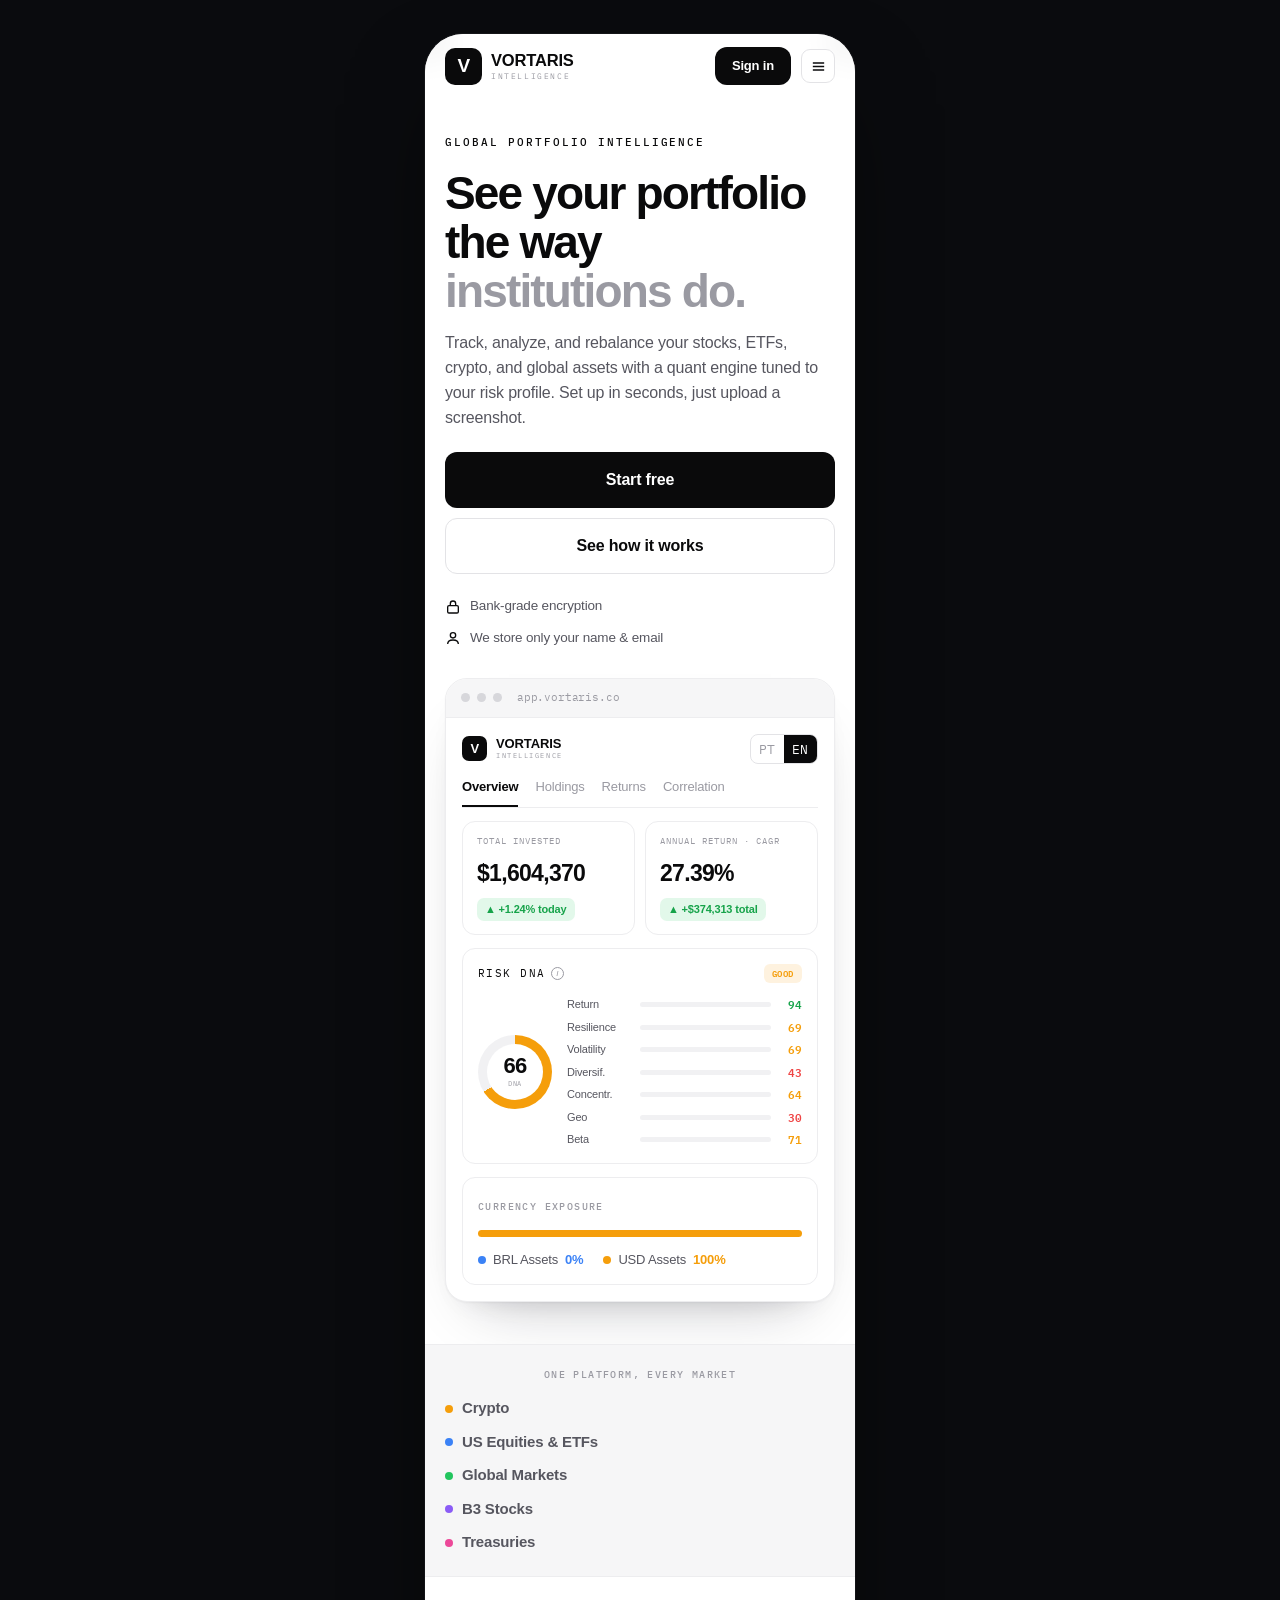
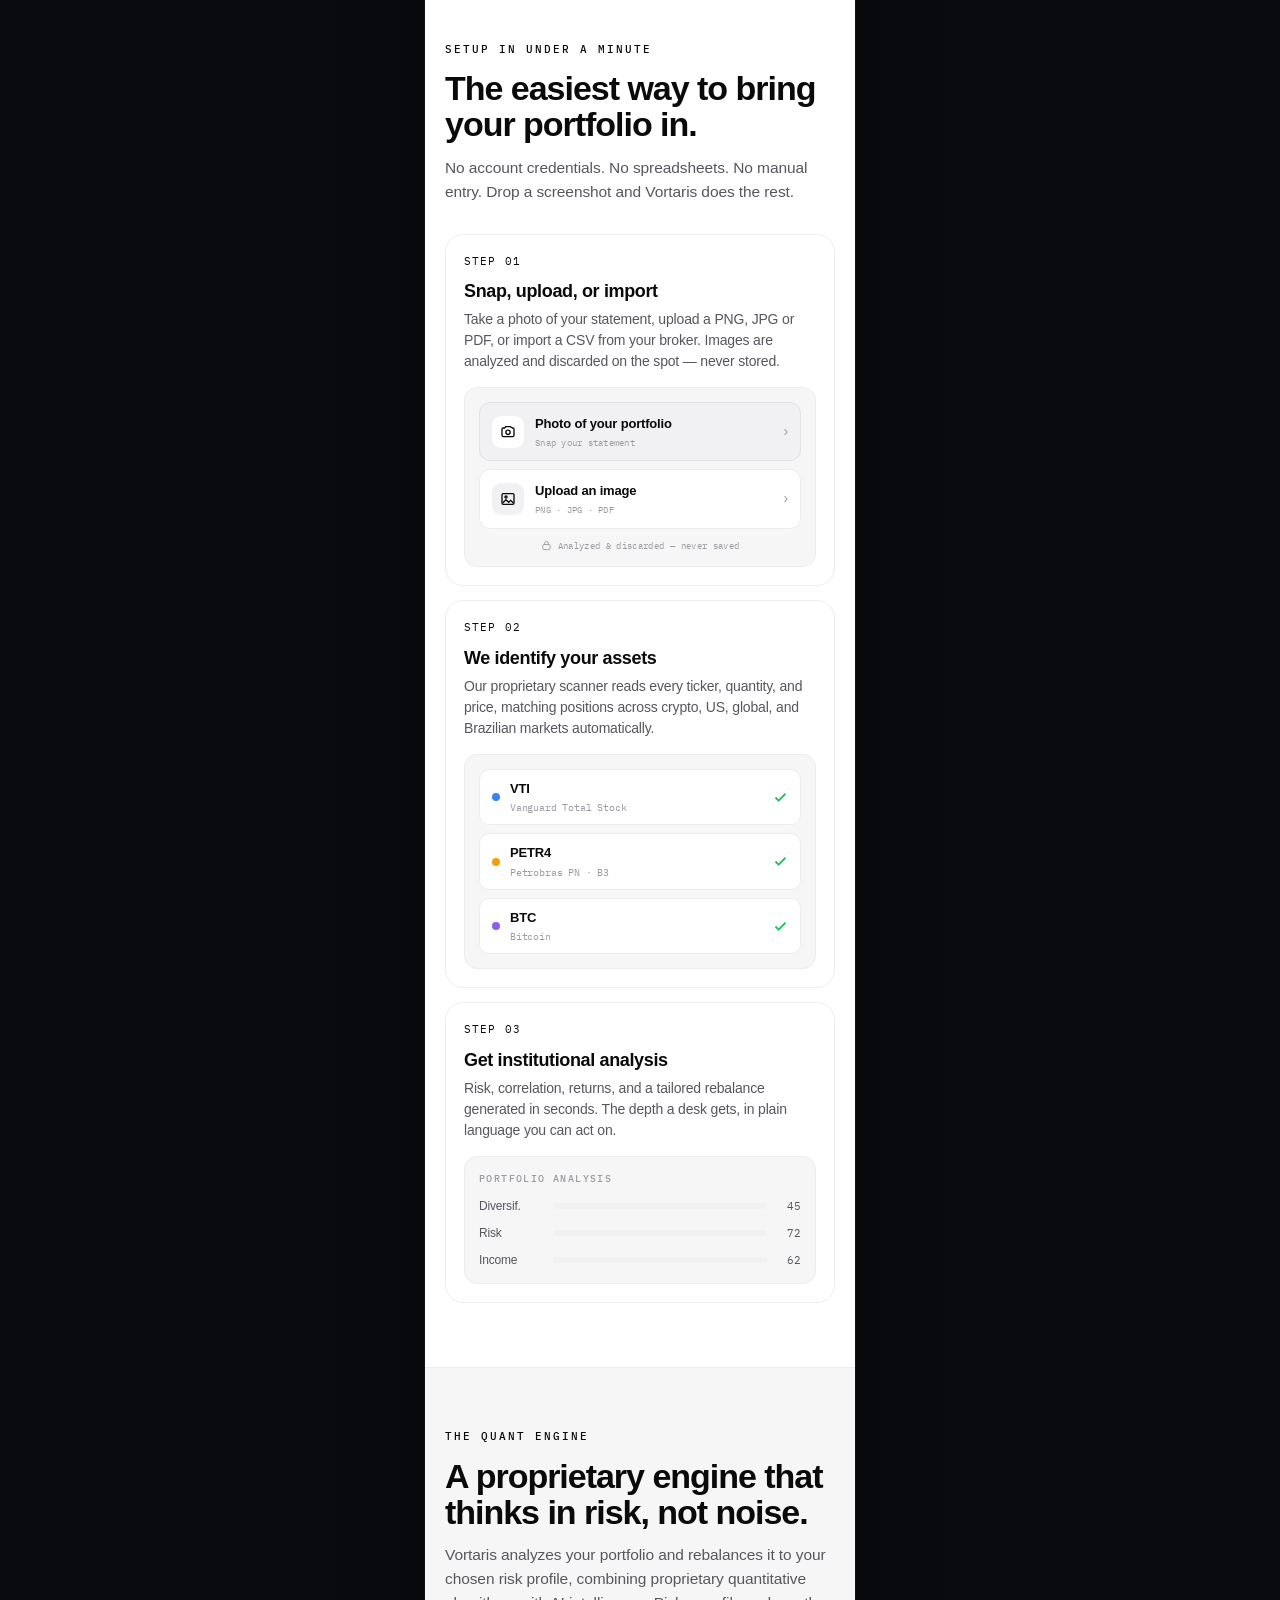
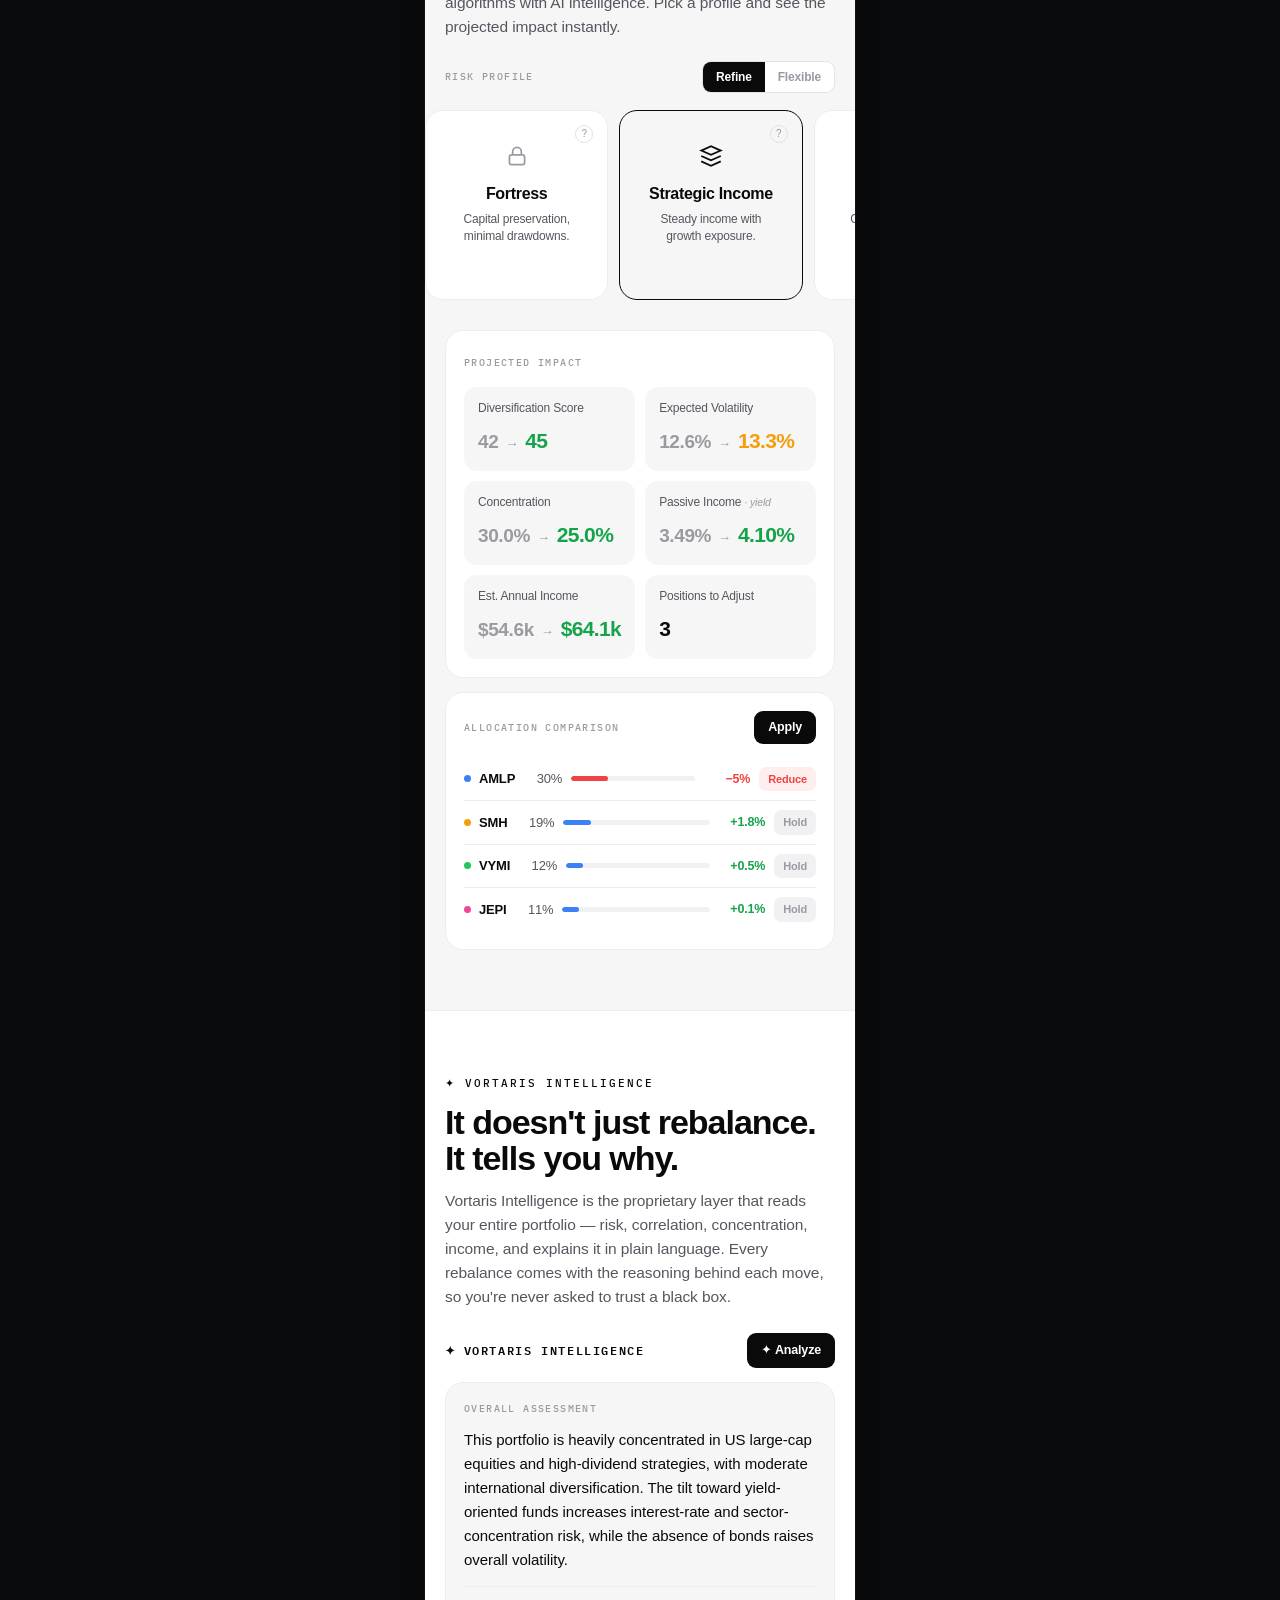
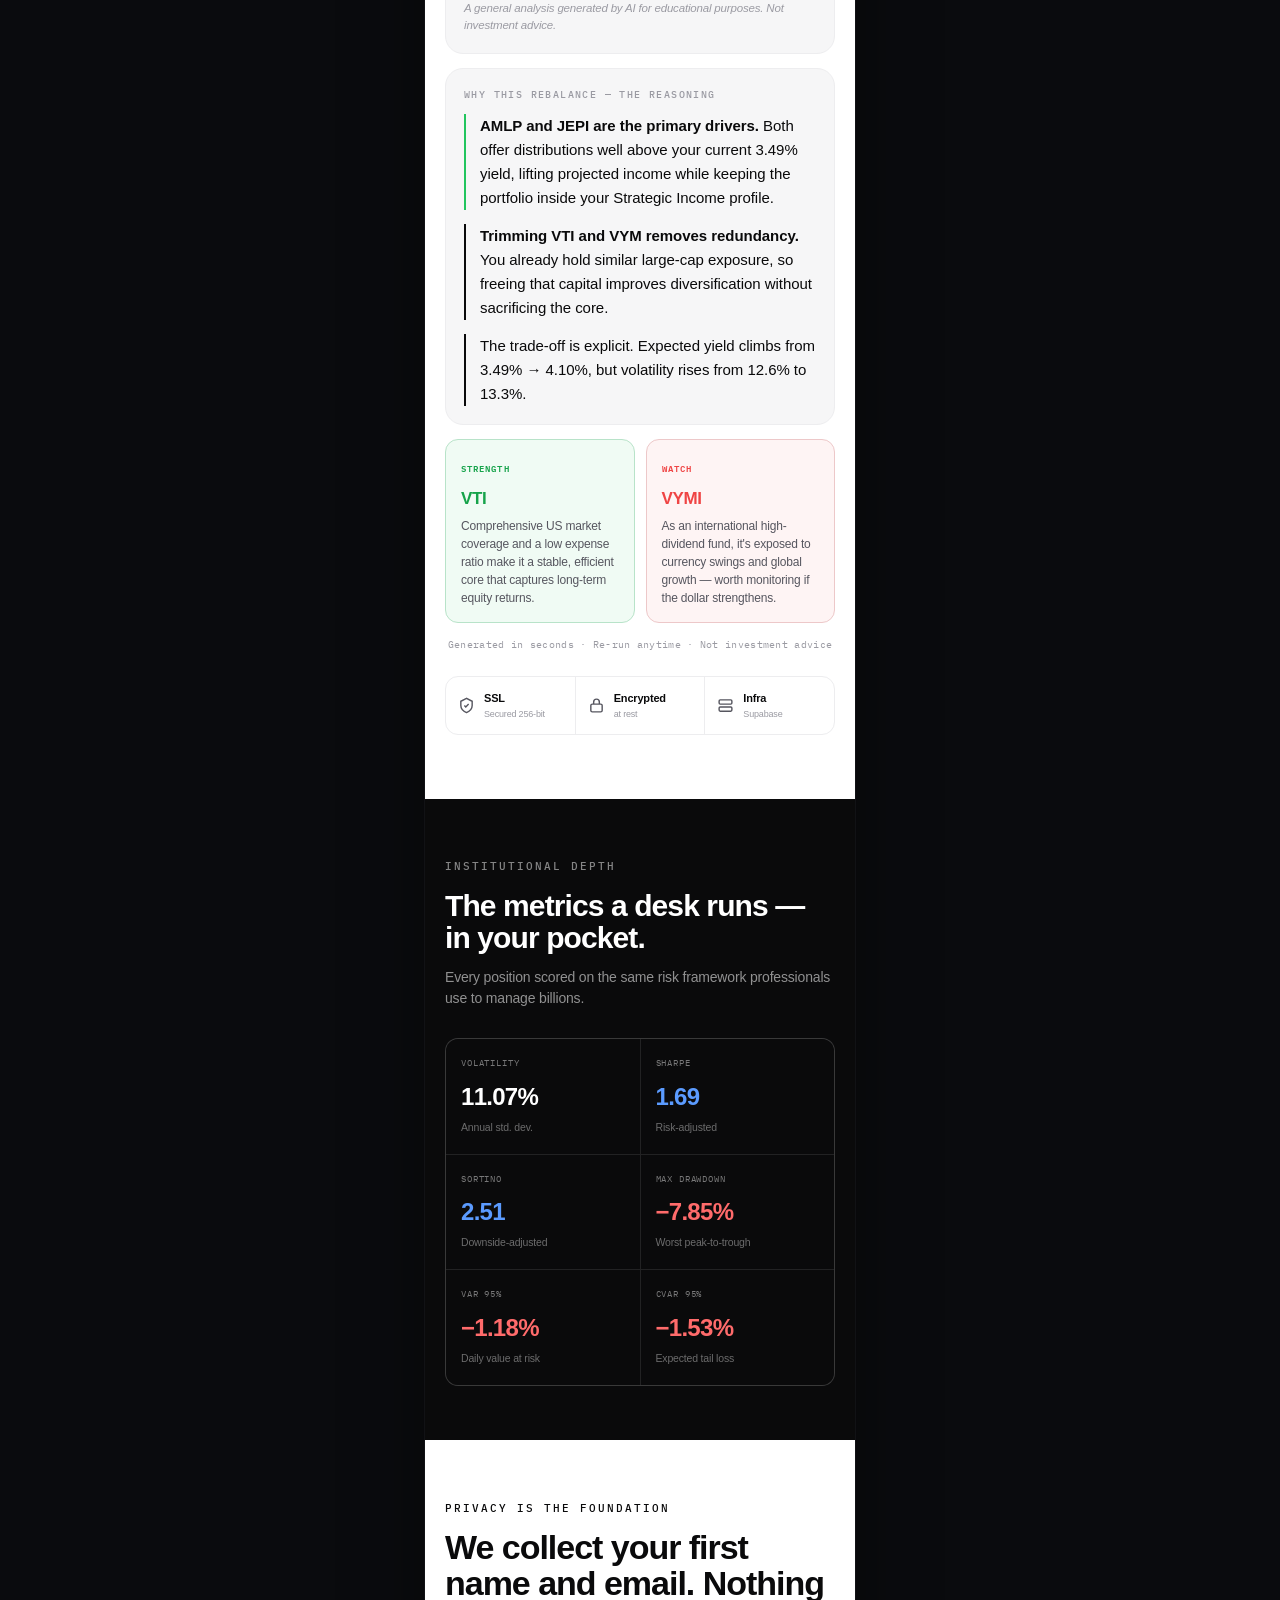
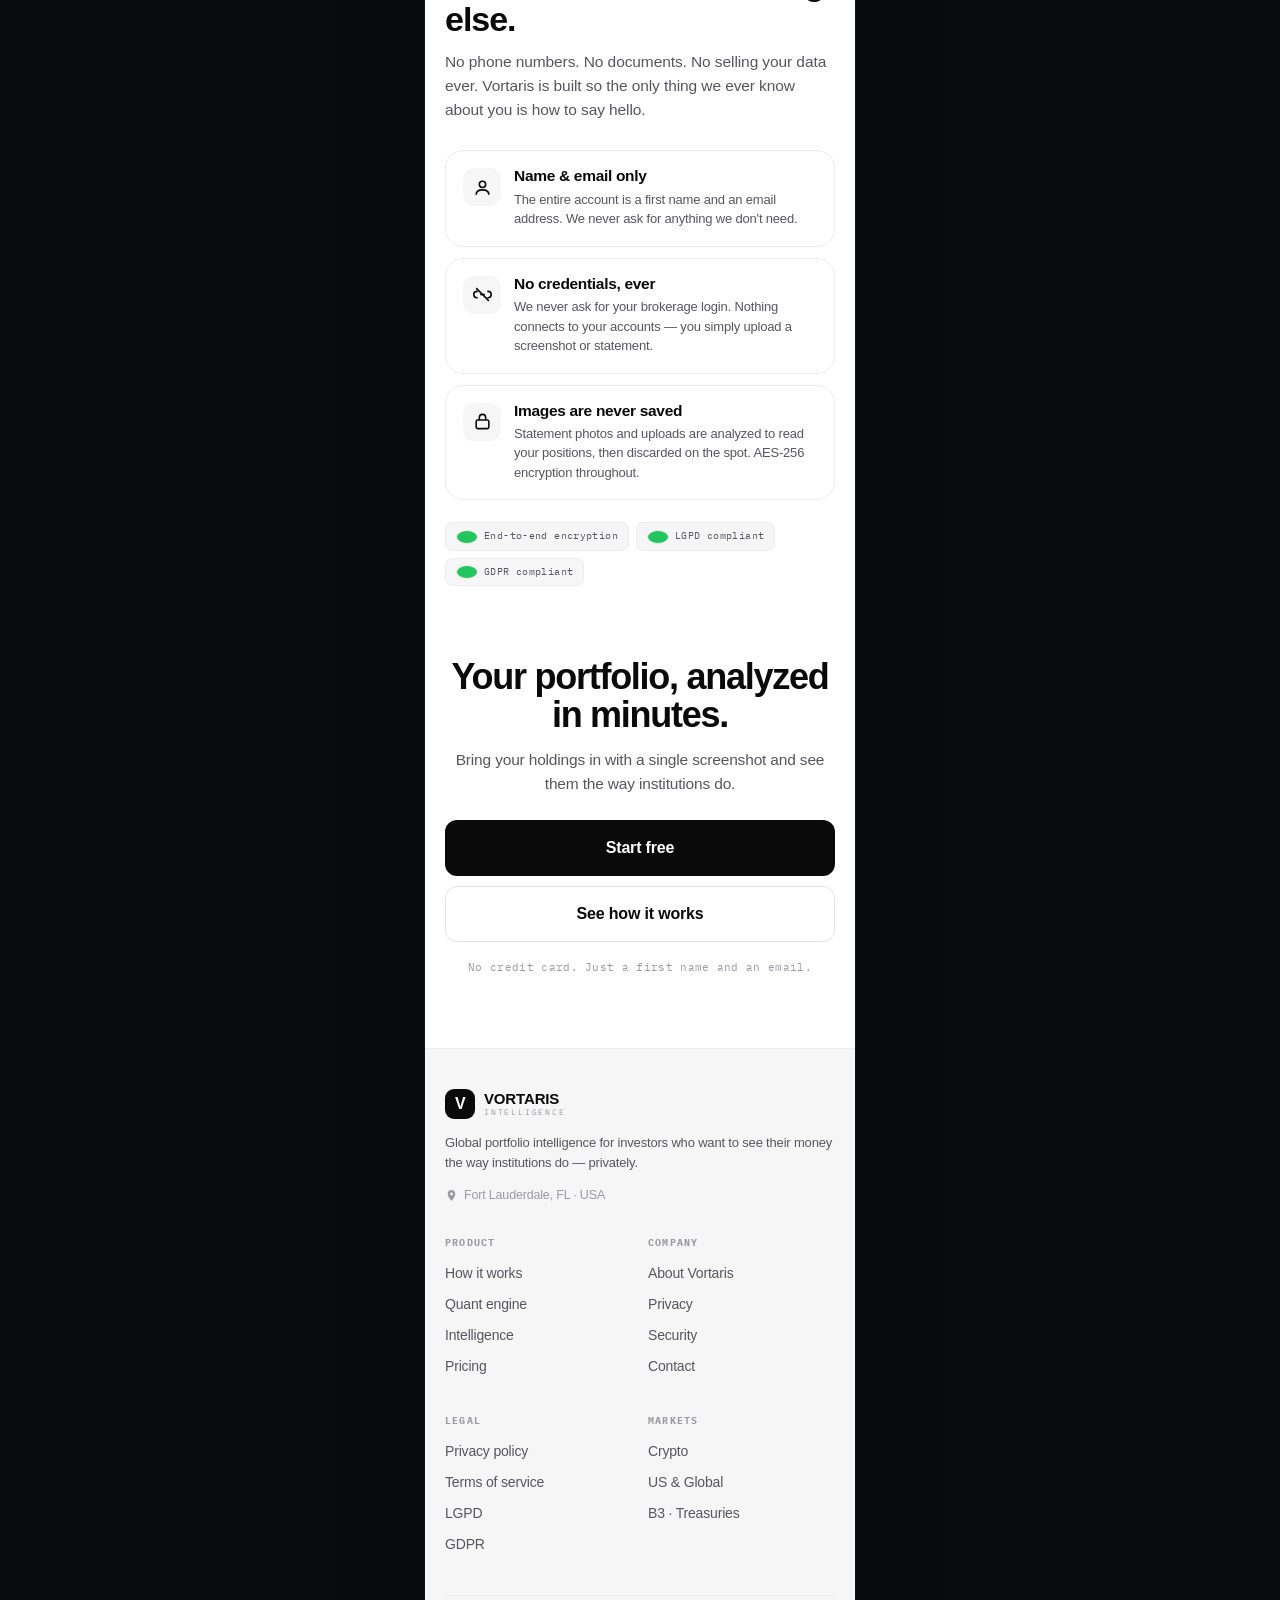
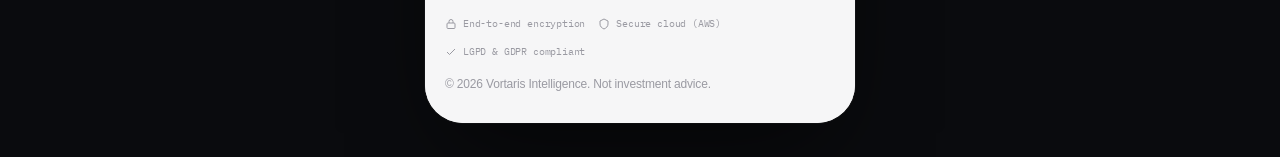
<file: Vortaris Mobile EN.html>
<!DOCTYPE html>
<html lang="en">
<head>
<meta charset="UTF-8" />
<meta name="viewport" content="width=device-width, initial-scale=1.0, viewport-fit=cover" />
<script>(function(){try{var p=new URLSearchParams(location.search);if(p.get('theme')==='dark')document.documentElement.setAttribute('data-theme','dark');}catch(e){}})();</script>
<title>Vortaris — Global Portfolio Intelligence</title>
<meta property="og:type" content="website" />
<meta property="og:site_name" content="Vortaris" />
<meta property="og:locale" content="en_US" />
<meta property="og:title" content="Vortaris — Global Portfolio Intelligence" />
<meta property="og:description" content="Your entire portfolio, unified in seconds. See your portfolio the way institutions do — right in your pocket." />
<meta property="og:image" content="https://vortaris.co/og/og-vortaris-mobile-en.png" />
<meta property="og:image:width" content="1200" />
<meta property="og:image:height" content="630" />
<meta property="og:image:alt" content="Vortaris mobile app: portfolio overview." />
<meta name="twitter:card" content="summary_large_image" />
<meta name="twitter:title" content="Vortaris — Global Portfolio Intelligence" />
<meta name="twitter:description" content="Your entire portfolio, unified in seconds." />
<meta name="twitter:image" content="https://vortaris.co/og/og-vortaris-mobile-en.png" />
<link rel="preconnect" href="https://fonts.googleapis.com" />
<link rel="preconnect" href="https://fonts.gstatic.com" crossorigin />
<link href="https://fonts.googleapis.com/css2?family=IBM+Plex+Mono:wght@400;500;600&display=swap" rel="stylesheet" />
<link rel="stylesheet" href="vortaris-mobile.css?v=7" />
</head>
<body>
<div class="shell" id="top">

<!-- ============ NAV ============ -->
<header class="nav" id="nav">
  <div class="nav-in">
    <a class="brand" href="#top">
      <div class="logo">V</div>
      <div class="brand-tx">
        <span class="brand-nm">VORTARIS</span>
        <span class="brand-sub">INTELLIGENCE</span>
      </div>
    </a>
    <div class="nav-right">
      <a href="https://app.vortaris.co/?signin=true" class="btn btn-primary" style="font-size:13px;padding:8px 16px;">Sign in</a>
      <button class="menu" aria-label="Menu" id="menuBtn">
        <svg viewBox="0 0 24 24" fill="none" stroke="currentColor" stroke-width="2"><path d="M4 7h16M4 12h16M4 17h16"/></svg>
      </button>
    </div>
  </div>
</header>

<!-- ============ HERO ============ -->
<section class="hero">
  <div class="reveal">
    <span class="eyebrow">GLOBAL PORTFOLIO INTELLIGENCE</span>
    <h1>See your portfolio the way <span class="muted">institutions do.</span></h1>
    <p class="lead">Track, analyze, and rebalance your stocks, ETFs, crypto, and global assets with a quant engine tuned to your risk profile. Set up in seconds, just upload a screenshot.</p>
    <div class="hero-cta">
      <a class="btn btn-primary btn-lg btn-block" href="https://app.vortaris.co/?signup=true">Start free</a>
      <a class="btn btn-ghost btn-lg btn-block" href="#how">See how it works</a>
    </div>
    <div class="trust">
      <div class="t"><svg viewBox="0 0 24 24" fill="none" stroke="currentColor" stroke-width="2"><rect x="4" y="10" width="16" height="11" rx="2"/><path d="M8 10V7a4 4 0 0 1 8 0v3"/></svg>Bank-grade encryption</div>
      <div class="t"><svg viewBox="0 0 24 24" fill="none" stroke="currentColor" stroke-width="2"><circle cx="12" cy="8" r="4"/><path d="M4 21c0-4 3.5-6 8-6s8 2 8 6"/></svg>We store only your name &amp; email</div>
    </div>
  </div>

  <!-- ===== PRODUCT SCREEN 1 — OVERVIEW ===== -->
  <div class="screen reveal" style="transition-delay:.08s">
    <div class="screen-bar">
      <span class="dot"></span><span class="dot"></span><span class="dot"></span>
      <span class="url">app.vortaris.co</span>
    </div>
    <div class="screen-pad">
      <div class="app-hd">
        <div class="brand">
          <div class="logo">V</div>
          <div class="brand-tx"><span class="brand-nm">VORTARIS</span><span class="brand-sub">INTELLIGENCE</span></div>
        </div>
        <div class="lang"><button>PT</button><button class="on">EN</button></div>
      </div>
      <div class="app-tabs">
        <span class="on">Overview</span><span>Holdings</span><span>Returns</span><span>Correlation</span>
      </div>

      <div class="stat-row">
        <div class="stat">
          <div class="k">Total Invested</div>
          <div class="v">$1,604,370</div>
          <span class="pill up">▲ +1.24% today</span>
        </div>
        <div class="stat">
          <div class="k">Annual Return · CAGR</div>
          <div class="v">27.39%</div>
          <span class="pill up">▲ +$374,313 total</span>
        </div>
      </div>

      <div class="dna-card">
        <div class="dna-hd">
          <span class="ttl">Risk DNA <span class="i">i</span></span>
          <span class="tag-good">Good</span>
        </div>
        <div class="dna-body">
          <div class="dna-gauge"><div class="stack"><span class="n">66</span><span class="u">DNA</span></div></div>
          <div class="dna-bars">
            <div class="dna-bar"><span class="l">Return</span><span class="track"><span class="fill" style="width:94%;background:var(--c-green)"></span></span><span class="n" style="color:var(--c-greend)">94</span></div>
            <div class="dna-bar"><span class="l">Resilience</span><span class="track"><span class="fill" style="width:69%;background:var(--c-orange)"></span></span><span class="n" style="color:var(--c-orange)">69</span></div>
            <div class="dna-bar"><span class="l">Volatility</span><span class="track"><span class="fill" style="width:69%;background:var(--c-orange)"></span></span><span class="n" style="color:var(--c-orange)">69</span></div>
            <div class="dna-bar"><span class="l">Diversif.</span><span class="track"><span class="fill" style="width:43%;background:var(--c-red)"></span></span><span class="n" style="color:var(--c-red)">43</span></div>
            <div class="dna-bar"><span class="l">Concentr.</span><span class="track"><span class="fill" style="width:64%;background:var(--c-orange)"></span></span><span class="n" style="color:var(--c-orange)">64</span></div>
            <div class="dna-bar"><span class="l">Geo</span><span class="track"><span class="fill" style="width:30%;background:var(--c-red)"></span></span><span class="n" style="color:var(--c-red)">30</span></div>
            <div class="dna-bar"><span class="l">Beta</span><span class="track"><span class="fill" style="width:71%;background:var(--c-orange)"></span></span><span class="n" style="color:var(--c-orange)">71</span></div>
          </div>
        </div>
      </div>

      <div class="fx-card">
        <span class="lbl">Currency Exposure</span>
        <div class="fx-bar"></div>
        <div class="fx-legend">
          <span class="row"><span class="d" style="background:var(--c-blue)"></span>BRL Assets <b style="color:var(--c-blue)">0%</b></span>
          <span class="row"><span class="d" style="background:var(--c-orange)"></span>USD Assets <b style="color:var(--c-orange)">100%</b></span>
        </div>
      </div>
    </div>
  </div>
</section>

<!-- ============ COVERAGE STRIP ============ -->
<div class="cov-strip reveal">
  <span class="lbl">One platform, every market</span>
  <div class="cov-mk">
    <span class="m"><span class="d" style="background:var(--c-orange)"></span>Crypto</span>
    <span class="m"><span class="d" style="background:var(--c-blue)"></span>US Equities &amp; ETFs</span>
    <span class="m"><span class="d" style="background:var(--c-green)"></span>Global Markets</span>
    <span class="m"><span class="d" style="background:var(--c-purple)"></span>B3 Stocks</span>
    <span class="m"><span class="d" style="background:var(--c-pink)"></span>Treasuries</span>
  </div>
</div>

<!-- ============ HOW IT WORKS ============ -->
<section class="blk" id="how">
  <div class="sec-head reveal">
    <span class="eyebrow">Setup in under a minute</span>
    <h2>The easiest way to bring your portfolio in.</h2>
    <p class="lead">No account credentials. No spreadsheets. No manual entry. Drop a screenshot and Vortaris does the rest.</p>
  </div>
  <div class="steps">
    <div class="step reveal">
      <div class="step-n">STEP 01</div>
      <h3>Snap, upload, or import</h3>
      <p>Take a photo of your statement, upload a PNG, JPG or PDF, or import a CSV from your broker. Images are analyzed and discarded on the spot — never stored.</p>
      <div class="step-vis">
        <div class="upopt hot">
          <div class="ic"><svg viewBox="0 0 24 24" fill="none" stroke="currentColor" stroke-width="2"><path d="M3 8a2 2 0 0 1 2-2h2l1.5-2h7L19 6h0a2 2 0 0 1 2 2v9a2 2 0 0 1-2 2H5a2 2 0 0 1-2-2z"/><circle cx="12" cy="12.5" r="3.2"/></svg></div>
          <div><div class="t1">Photo of your portfolio</div><div class="t2">Snap your statement</div></div>
          <span class="arr">›</span>
        </div>
        <div class="upopt">
          <div class="ic"><svg viewBox="0 0 24 24" fill="none" stroke="currentColor" stroke-width="2"><rect x="3" y="4" width="18" height="16" rx="2"/><circle cx="9" cy="9" r="1.6"/><path d="m4 18 5-5 4 4 3-3 4 4"/></svg></div>
          <div><div class="t1">Upload an image</div><div class="t2">PNG · JPG · PDF</div></div>
          <span class="arr">›</span>
        </div>
        <div class="up-note"><svg viewBox="0 0 24 24" fill="none" stroke="currentColor" stroke-width="2"><rect x="4" y="10" width="16" height="11" rx="2"/><path d="M8 10V7a4 4 0 0 1 8 0v3"/></svg>Analyzed &amp; discarded — never saved</div>
      </div>
    </div>
    <div class="step reveal">
      <div class="step-n">STEP 02</div>
      <h3>We identify your assets</h3>
      <p>Our proprietary scanner reads every ticker, quantity, and price, matching positions across crypto, US, global, and Brazilian markets automatically.</p>
      <div class="step-vis">
        <div class="scan-row"><span class="d" style="background:var(--c-blue)"></span><div><div class="tk">VTI</div><div class="nm">Vanguard Total Stock</div></div><span class="ck"><svg viewBox="0 0 24 24" fill="none" stroke="currentColor" stroke-width="3"><path d="M20 6 9 17l-5-5"/></svg></span></div>
        <div class="scan-row"><span class="d" style="background:var(--c-orange)"></span><div><div class="tk">PETR4</div><div class="nm">Petrobras PN · B3</div></div><span class="ck"><svg viewBox="0 0 24 24" fill="none" stroke="currentColor" stroke-width="3"><path d="M20 6 9 17l-5-5"/></svg></span></div>
        <div class="scan-row"><span class="d" style="background:var(--c-purple)"></span><div><div class="tk">BTC</div><div class="nm">Bitcoin</div></div><span class="ck"><svg viewBox="0 0 24 24" fill="none" stroke="currentColor" stroke-width="3"><path d="M20 6 9 17l-5-5"/></svg></span></div>
      </div>
    </div>
    <div class="step reveal">
      <div class="step-n">STEP 03</div>
      <h3>Get institutional analysis</h3>
      <p>Risk, correlation, returns, and a tailored rebalance  generated in seconds. The depth a desk gets, in plain language you can act on.</p>
      <div class="step-vis">
        <span class="lbl" style="display:block;margin-bottom:11px">Portfolio Analysis</span>
        <div class="an-bars">
          <div class="an-bar"><span class="l">Diversif.</span><span class="track"><span class="fill" style="width:45%;background:var(--c-orange)"></span></span><span class="n">45</span></div>
          <div class="an-bar"><span class="l">Risk</span><span class="track"><span class="fill" style="width:72%;background:var(--c-green)"></span></span><span class="n">72</span></div>
          <div class="an-bar"><span class="l">Income</span><span class="track"><span class="fill" style="width:62%;background:var(--c-blue)"></span></span><span class="n">62</span></div>
        </div>
      </div>
    </div>
  </div>
</section>

<!-- ============ QUANT ENGINE ============ -->
<section class="quant" id="quant">
  <div class="sec-head reveal">
    <span class="eyebrow">THE QUANT ENGINE</span>
    <h2>A proprietary engine that thinks in risk, not noise.</h2>
    <p class="lead">Vortaris analyzes your portfolio and rebalances it to your chosen risk profile, combining proprietary quantitative algorithms with AI intelligence. Pick a profile and see the projected impact instantly.</p>
  </div>

  <!-- ===== PRODUCT SCREEN 2 — QUANT ENGINE ===== -->
  <div class="prof-hd reveal">
    <span class="lbl">Risk Profile</span>
    <div class="prof-seg"><span class="on">Refine</span><span>Flexible</span></div>
  </div>
  <div class="prof-scroll reveal">
    <div class="prof">
      <span class="q">?</span>
      <div class="pico"><svg viewBox="0 0 24 24" fill="none" stroke="currentColor" stroke-width="2"><rect x="5" y="11" width="14" height="9" rx="2"/><path d="M8 11V8a4 4 0 0 1 8 0v3"/></svg></div>
      <h3>Fortress</h3>
      <p>Capital preservation, minimal drawdowns.</p>
    </div>
    <div class="prof sel">
      <span class="q">?</span>
      <div class="pico"><svg viewBox="0 0 24 24" fill="none" stroke="currentColor" stroke-width="2"><path d="M3 7l9-4 9 4-9 4z"/><path d="M3 12l9 4 9-4"/><path d="M3 17l9 4 9-4"/></svg></div>
      <h3>Strategic Income</h3>
      <p>Steady income with growth exposure.</p>
    </div>
    <div class="prof">
      <span class="q">?</span>
      <div class="pico"><svg viewBox="0 0 24 24" fill="none" stroke="currentColor" stroke-width="2"><circle cx="12" cy="12" r="9"/><path d="M3 12h18M12 3a15 15 0 0 1 0 18M12 3a15 15 0 0 0 0 18"/></svg></div>
      <h3>Global Macro</h3>
      <p>Global diversification, macro resilience.</p>
    </div>
    <div class="prof">
      <span class="q">?</span>
      <div class="pico"><svg viewBox="0 0 24 24" fill="none" stroke="currentColor" stroke-width="2"><path d="M3 17l6-6 4 4 8-8"/><path d="M21 7v5h-5"/></svg></div>
      <h3>Momentum</h3>
      <p>Capture upward trends.</p>
    </div>
    <div class="prof">
      <span class="q">?</span>
      <div class="pico"><svg viewBox="0 0 24 24" fill="none" stroke="currentColor" stroke-width="2"><path d="M13 2 4 14h7l-1 8 9-12h-7z"/></svg></div>
      <h3>Frontier</h3>
      <p>High-conviction bets, asymmetric upside.</p>
    </div>
  </div>

  <div class="impacto reveal">
    <span class="lbl">Projected Impact</span>
    <div class="imp-grid">
      <div class="imp"><div class="k">Diversification Score</div><div class="flow"><span class="from">42</span><span class="arr">→</span><span class="to g">45</span></div></div>
      <div class="imp"><div class="k">Expected Volatility</div><div class="flow"><span class="from">12.6%</span><span class="arr">→</span><span class="to o">13.3%</span></div></div>
      <div class="imp"><div class="k">Concentration</div><div class="flow"><span class="from">30.0%</span><span class="arr">→</span><span class="to g">25.0%</span></div></div>
      <div class="imp"><div class="k">Passive Income <em>· yield</em></div><div class="flow"><span class="from">3.49%</span><span class="arr">→</span><span class="to g">4.10%</span></div></div>
      <div class="imp"><div class="k">Est. Annual Income</div><div class="flow"><span class="from">$54.6k</span><span class="arr">→</span><span class="to g">$64.1k</span></div></div>
      <div class="imp"><div class="k">Positions to Adjust</div><div class="flow"><span class="to" style="color:var(--ink)">3</span></div></div>
    </div>
  </div>

  <div class="compare reveal">
    <div class="cmp-hd">
      <span class="lbl">Allocation Comparison</span>
      <span class="cmp-apply">Apply</span>
    </div>
    <div class="cmp-row">
      <span class="cmp-tk"><span class="d" style="background:var(--c-blue)"></span>AMLP</span>
      <span class="cmp-cur">30%</span>
      <span class="cmp-track"><span class="f" style="width:30%;background:var(--c-red)"></span></span>
      <span class="cmp-end"><span class="cmp-chg down">−5%</span><span class="cmp-act red">Reduce</span></span>
    </div>
    <div class="cmp-row">
      <span class="cmp-tk"><span class="d" style="background:var(--c-orange)"></span>SMH</span>
      <span class="cmp-cur">19%</span>
      <span class="cmp-track"><span class="f" style="width:19%;background:var(--c-blue)"></span></span>
      <span class="cmp-end"><span class="cmp-chg up">+1.8%</span><span class="cmp-act">Hold</span></span>
    </div>
    <div class="cmp-row">
      <span class="cmp-tk"><span class="d" style="background:var(--c-green)"></span>VYMI</span>
      <span class="cmp-cur">12%</span>
      <span class="cmp-track"><span class="f" style="width:12%;background:var(--c-blue)"></span></span>
      <span class="cmp-end"><span class="cmp-chg up">+0.5%</span><span class="cmp-act">Hold</span></span>
    </div>
    <div class="cmp-row">
      <span class="cmp-tk"><span class="d" style="background:var(--c-pink)"></span>JEPI</span>
      <span class="cmp-cur">11%</span>
      <span class="cmp-track"><span class="f" style="width:11%;background:var(--c-blue)"></span></span>
      <span class="cmp-end"><span class="cmp-chg up">+0.1%</span><span class="cmp-act">Hold</span></span>
    </div>
  </div>
</section>

<!-- ============ INTELLIGENCE ============ -->
<section class="blk" id="intel">
  <div class="sec-head reveal">
    <span class="eyebrow">✦ Vortaris Intelligence</span>
    <h2>It doesn't just rebalance. It tells you why.</h2>
    <p class="lead">Vortaris Intelligence is the proprietary layer that reads your entire portfolio — risk, correlation, concentration, income, and explains it in plain language. Every rebalance comes with the reasoning behind each move, so you're never asked to trust a black box.</p>
  </div>

  <!-- ===== PRODUCT SCREEN 3 — INTELLIGENCE ===== -->
  <div class="intel-brandline reveal">
    <span class="nm"><span style="color:var(--ink)">✦</span> Vortaris Intelligence</span>
    <span class="intel-analyze">✦ Analyze</span>
  </div>

  <div class="intel-card reveal">
    <span class="lbl">Overall Assessment</span>
    <p>This portfolio is heavily concentrated in US large-cap equities and high-dividend strategies, with moderate international diversification. The tilt toward yield-oriented funds increases interest-rate and sector-concentration risk, while the absence of bonds raises overall volatility.</p>
    <div class="intel-disc">A general analysis generated by AI for educational purposes. Not investment advice.</div>
  </div>

  <div class="intel-card reveal">
    <span class="lbl">Why this rebalance — the reasoning</span>
    <div class="reasons">
      <p class="reason g"><strong>AMLP and JEPI are the primary drivers.</strong> Both offer distributions well above your current 3.49% yield, lifting projected income while keeping the portfolio inside your Strategic Income profile.</p>
      <p class="reason b"><strong>Trimming VTI and VYM removes redundancy.</strong> You already hold similar large-cap exposure, so freeing that capital improves diversification without sacrificing the core.</p>
      <p class="reason n">The trade-off is explicit. Expected yield climbs from 3.49% → 4.10%, but volatility rises from 12.6% to 13.3%.</p>
    </div>
  </div>

  <div class="verdicts reveal">
    <div class="verdict good">
      <span class="vl">Strength</span>
      <div class="tk">VTI</div>
      <p>Comprehensive US market coverage and a low expense ratio make it a stable, efficient core that captures long-term equity returns.</p>
    </div>
    <div class="verdict watch">
      <span class="vl">Watch</span>
      <div class="tk">VYMI</div>
      <p>As an international high-dividend fund, it's exposed to currency swings and global growth — worth monitoring if the dollar strengthens.</p>
    </div>
  </div>
  <div class="intel-foot reveal">Generated in seconds · Re-run anytime · Not investment advice</div>

  <div class="tbadges reveal">
    <div class="tbadge"><svg viewBox="0 0 24 24" fill="none" stroke="currentColor" stroke-width="2"><path d="M12 2 4 6v6c0 5 3.5 8 8 10 4.5-2 8-5 8-10V6z"/><path d="m9 12 2 2 4-4"/></svg><div><div class="b1">SSL</div><div class="b2">Secured 256-bit</div></div></div>
    <div class="tbadge"><svg viewBox="0 0 24 24" fill="none" stroke="currentColor" stroke-width="2"><rect x="4" y="10" width="16" height="11" rx="2"/><path d="M8 10V7a4 4 0 0 1 8 0v3"/></svg><div><div class="b1">Encrypted</div><div class="b2">at rest</div></div></div>
    <div class="tbadge"><svg viewBox="0 0 24 24" fill="none" stroke="currentColor" stroke-width="2"><rect x="3" y="4" width="18" height="6" rx="1.5"/><rect x="3" y="14" width="18" height="6" rx="1.5"/></svg><div><div class="b1">Infra</div><div class="b2">Supabase</div></div></div>
  </div>
</section>

<!-- ============ METRICS BAND ============ -->
<section class="metrics">
  <div class="reveal">
    <span class="eyebrow">Institutional depth</span>
    <h2>The metrics a desk runs — in your pocket.</h2>
    <p class="lead">Every position scored on the same risk framework professionals use to manage billions.</p>
  </div>
  <div class="mb-grid reveal">
    <div class="mb-cell"><div class="k">Volatility</div><div class="v">11.07%</div><div class="s">Annual std. dev.</div></div>
    <div class="mb-cell"><div class="k">Sharpe</div><div class="v b">1.69</div><div class="s">Risk-adjusted</div></div>
    <div class="mb-cell"><div class="k">Sortino</div><div class="v b">2.51</div><div class="s">Downside-adjusted</div></div>
    <div class="mb-cell"><div class="k">Max Drawdown</div><div class="v r">−7.85%</div><div class="s">Worst peak-to-trough</div></div>
    <div class="mb-cell"><div class="k">VaR 95%</div><div class="v r">−1.18%</div><div class="s">Daily value at risk</div></div>
    <div class="mb-cell"><div class="k">CVaR 95%</div><div class="v r">−1.53%</div><div class="s">Expected tail loss</div></div>
  </div>
</section>

<!-- ============ PRIVACY ============ -->
<section class="privacy" id="privacy">
  <div class="sec-head reveal">
    <span class="eyebrow">Privacy is the foundation</span>
    <h2>We collect your first name and email. Nothing else.</h2>
    <p class="lead">No phone numbers. No documents. No selling your data ever. Vortaris is built so the only thing we ever know about you is how to say hello.</p>
  </div>
  <div class="priv-list">
    <div class="priv reveal">
      <div class="ic"><svg viewBox="0 0 24 24" fill="none" stroke="currentColor" stroke-width="2"><circle cx="12" cy="8" r="4"/><path d="M4 21c0-4 3.5-6 8-6s8 2 8 6"/></svg></div>
      <div><h3>Name &amp; email only</h3><p>The entire account is a first name and an email address. We never ask for anything we don't need.</p></div>
    </div>
    <div class="priv reveal">
      <div class="ic"><svg viewBox="0 0 24 24" fill="none" stroke="currentColor" stroke-width="2"><path d="M18 8h1a4 4 0 0 1 0 8h-1M6 8H5a4 4 0 0 0 0 8h1M9 12h6"/><path d="m4 4 16 16"/></svg></div>
      <div><h3>No credentials, ever</h3><p>We never ask for your brokerage login. Nothing connects to your accounts — you simply upload a screenshot or statement.</p></div>
    </div>
    <div class="priv reveal">
      <div class="ic"><svg viewBox="0 0 24 24" fill="none" stroke="currentColor" stroke-width="2"><rect x="4" y="10" width="16" height="11" rx="2"/><path d="M8 10V7a4 4 0 0 1 8 0v3"/></svg></div>
      <div><h3>Images are never saved</h3><p>Statement photos and uploads are analyzed to read your positions, then discarded on the spot. AES-256 encryption throughout.</p></div>
    </div>
  </div>
  <div class="priv-tags reveal">
    <span><span class="dot"></span>End-to-end encryption</span>
    <span><span class="dot"></span>LGPD compliant</span>
    <span><span class="dot"></span>GDPR compliant</span>
  </div>
</section>

<!-- ============ FINAL CTA ============ -->
<section class="final" id="start">
  <div class="reveal">
    <h2>Your portfolio, analyzed in minutes.</h2>
    <p class="lead">Bring your holdings in with a single screenshot and see them the way institutions do.</p>
    <div class="btns">
      <a class="btn btn-primary btn-lg btn-block" href="#">Start free</a>
      <a class="btn btn-ghost btn-lg btn-block" href="#how">See how it works</a>
    </div>
    <div class="fine">No credit card. Just a first name and an email.</div>
  </div>
</section>

<!-- ============ FOOTER ============ -->
<footer>
  <div class="foot-brand">
    <a class="brand" href="#top">
      <div class="logo">V</div>
      <div class="brand-tx"><span class="brand-nm">VORTARIS</span><span class="brand-sub">INTELLIGENCE</span></div>
    </a>
    <p>Global portfolio intelligence for investors who want to see their money the way institutions do — privately.</p>
    <address class="foot-addr"><svg viewBox="0 0 24 24" fill="currentColor" aria-hidden="true"><path d="M12 2C8.1 2 5 5.1 5 9c0 5.2 7 13 7 13s7-7.8 7-13c0-3.9-3.1-7-7-7zm0 9.5a2.5 2.5 0 1 1 0-5 2.5 2.5 0 0 1 0 5z"/></svg>Fort Lauderdale, FL · USA</address>
  </div>
  <div class="foot-cols">
    <div class="foot-col">
      <h4>Product</h4>
      <a href="#how">How it works</a>
      <a href="#quant">Quant engine</a>
      <a href="#intel">Intelligence</a>
      <a href="#start">Pricing</a>
    </div>
    <div class="foot-col">
      <h4>Company</h4>
      <a href="https://app.vortaris.co/?lang=en#/mission">About Vortaris</a>
      <a href="#privacy">Privacy</a>
      <a href="#">Security</a>
      <a href="#">Contact</a>
    </div>
    <div class="foot-col">
      <h4>Legal</h4>
      <a href="#">Privacy policy</a>
      <a href="#">Terms of service</a>
      <a href="#">LGPD</a>
      <a href="#">GDPR</a>
    </div>
    <div class="foot-col">
      <h4>Markets</h4>
      <a href="#">Crypto</a>
      <a href="#">US &amp; Global</a>
      <a href="#">B3 · Treasuries</a>
    </div>
  </div>
  <div class="foot-bottom">
    <div class="foot-comp">
      <span><svg viewBox="0 0 24 24" fill="none" stroke="currentColor" stroke-width="2"><rect x="4" y="10" width="16" height="11" rx="2"/><path d="M8 10V7a4 4 0 0 1 8 0v3"/></svg>End-to-end encryption</span>
      <span><svg viewBox="0 0 24 24" fill="none" stroke="currentColor" stroke-width="2"><path d="M12 2 4 6v6c0 5 3.5 8 8 10 4.5-2 8-5 8-10V6z"/></svg>Secure cloud (AWS)</span>
      <span><svg viewBox="0 0 24 24" fill="none" stroke="currentColor" stroke-width="2"><path d="M20 6 9 17l-5-5"/></svg>LGPD &amp; GDPR compliant</span>
    </div>
    <div class="foot-copy">© 2026 Vortaris Intelligence. Not investment advice.</div>
  </div>
</footer>

</div>

<script>
/* nav border on scroll (uses shell scroll / window) */
const navEl = document.getElementById('nav');
const onScroll = () => navEl.classList.toggle('scrolled', window.scrollY > 6);
window.addEventListener('scroll', onScroll, {passive:true});
onScroll();

/* reveal on scroll */
const root = document.documentElement;
root.classList.add('anim');
let io;
try{
  io = new IntersectionObserver((entries)=>{
    entries.forEach(e=>{ if(e.isIntersecting){ e.target.classList.add('in'); io.unobserve(e.target);} });
  }, {threshold:0.06, rootMargin:'0px 0px -32px 0px'});
  document.querySelectorAll('.reveal').forEach(el=>io.observe(el));
}catch(err){ root.classList.remove('anim'); }
setTimeout(()=>{
  const first = document.querySelector('.hero .reveal');
  if(!first || parseFloat(getComputedStyle(first).opacity) < 0.5){
    document.querySelectorAll('.reveal').forEach(el=>{el.style.transition='none';el.classList.add('in');});
    root.classList.remove('anim');
  }
}, 900);

/* PT/EN visual toggle within product mock (no-op nav) */
document.querySelectorAll('.screen .lang button').forEach(b=>{
  b.addEventListener('click',()=>{
    b.parentElement.querySelectorAll('button').forEach(x=>x.classList.remove('on'));
    b.classList.add('on');
  });
});

/* menu button → jump to first section (lightweight) */
document.getElementById('menuBtn').addEventListener('click',()=>{
  const target = document.getElementById('how');
  if(target) window.scrollTo({top:target.offsetTop - 60, behavior:'smooth'});
});
</script>
</body>
</html>
</file>
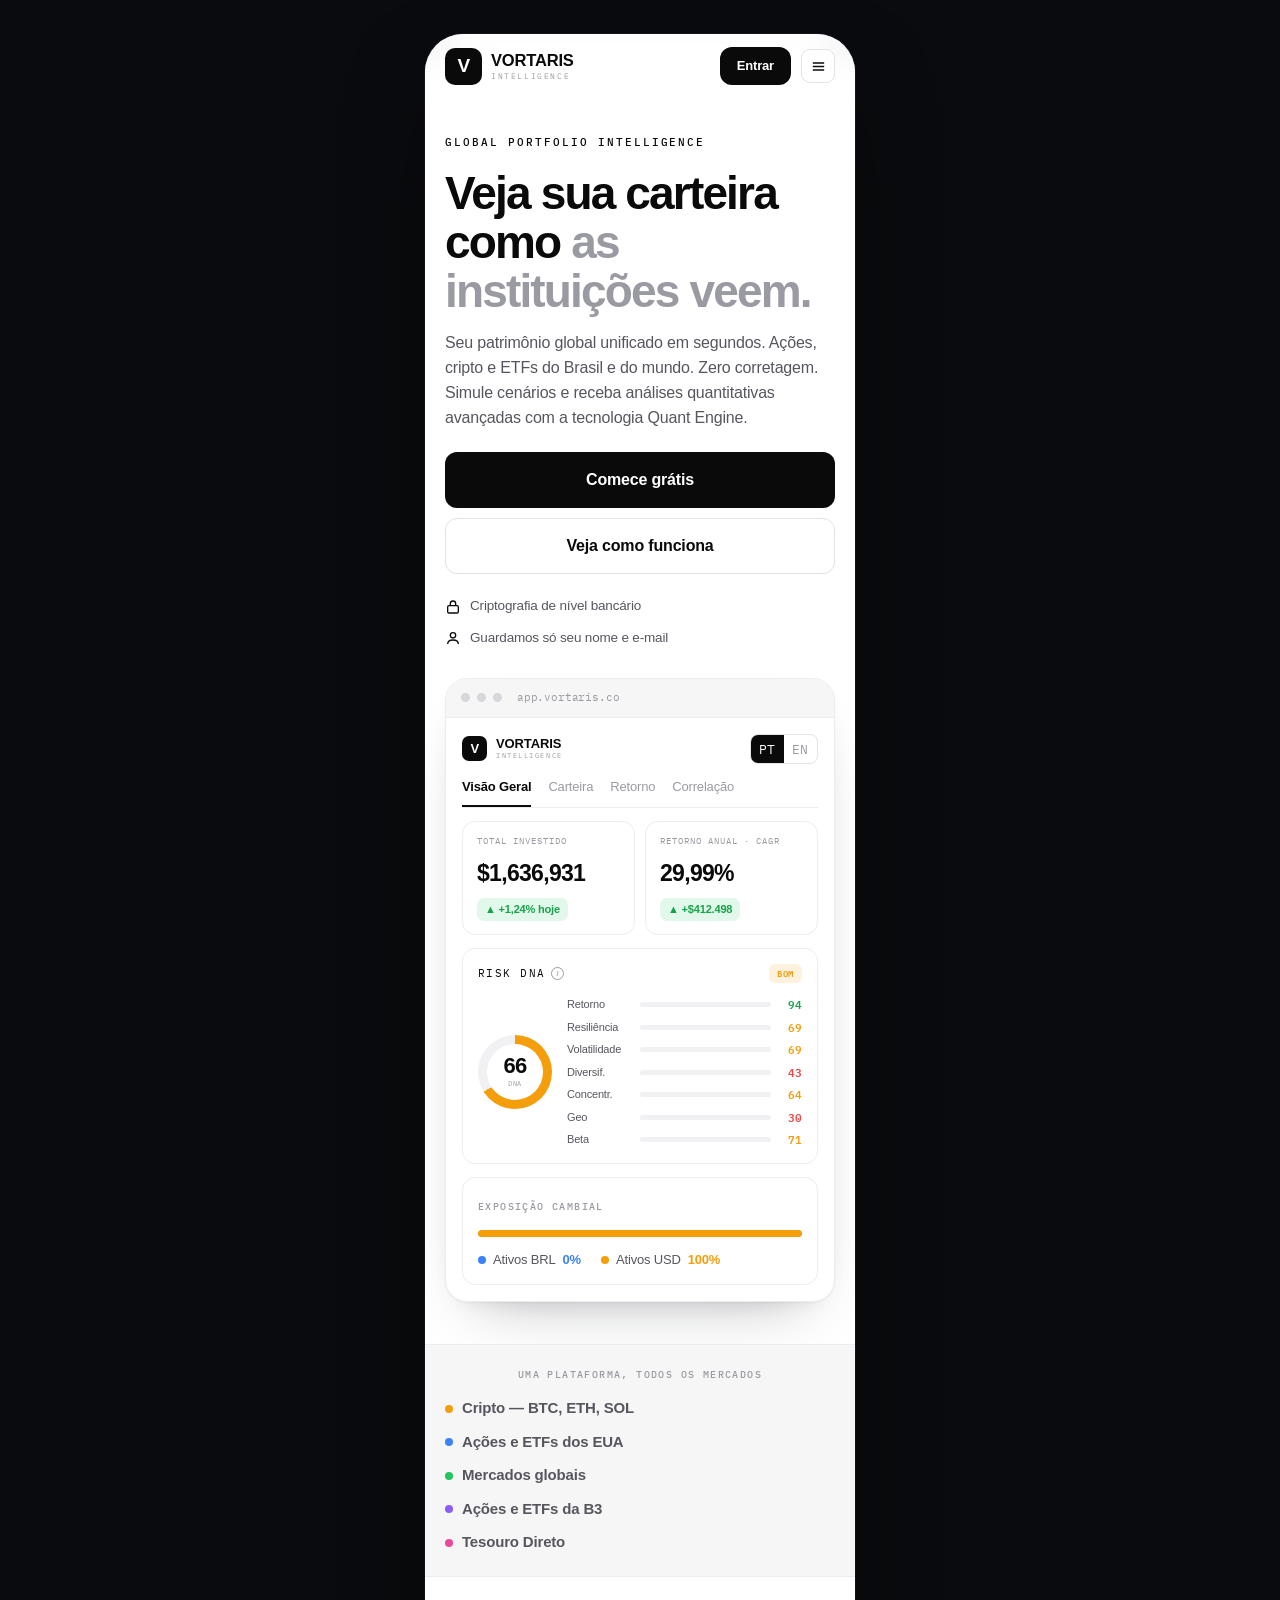
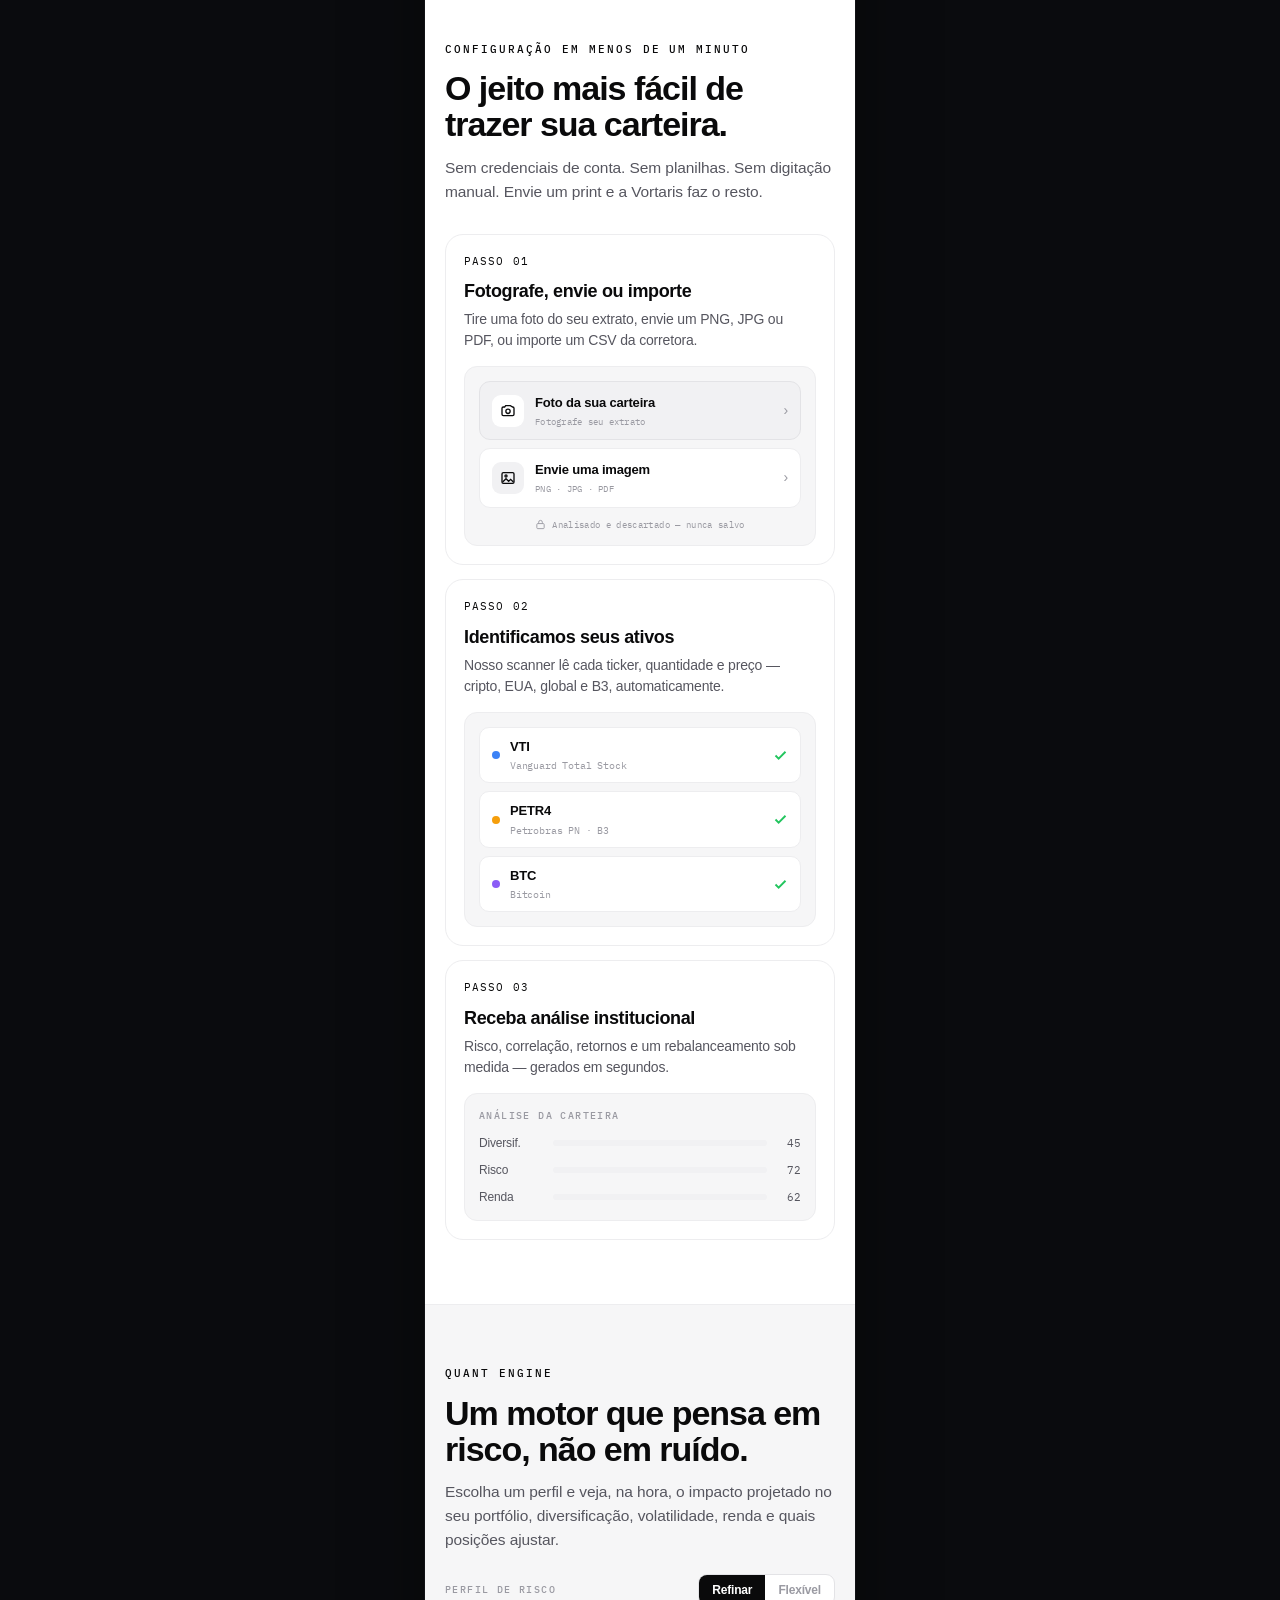
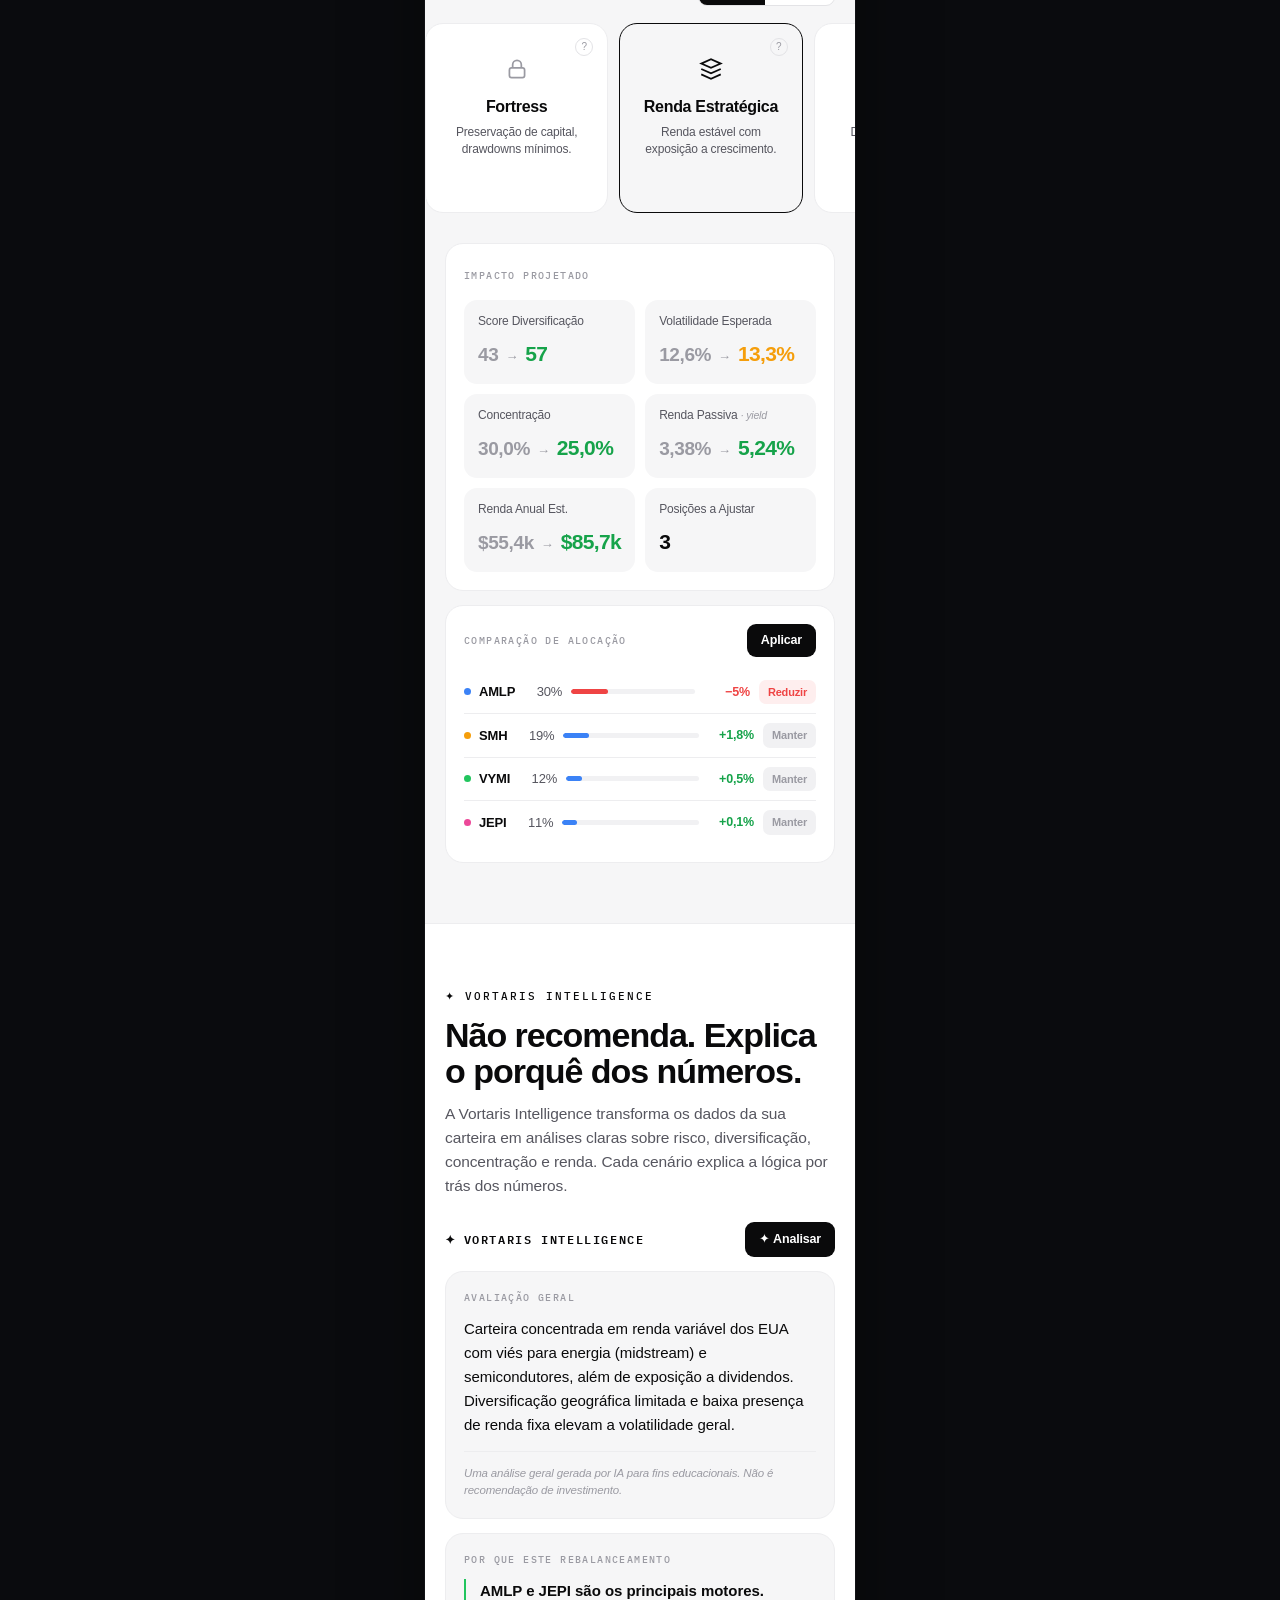
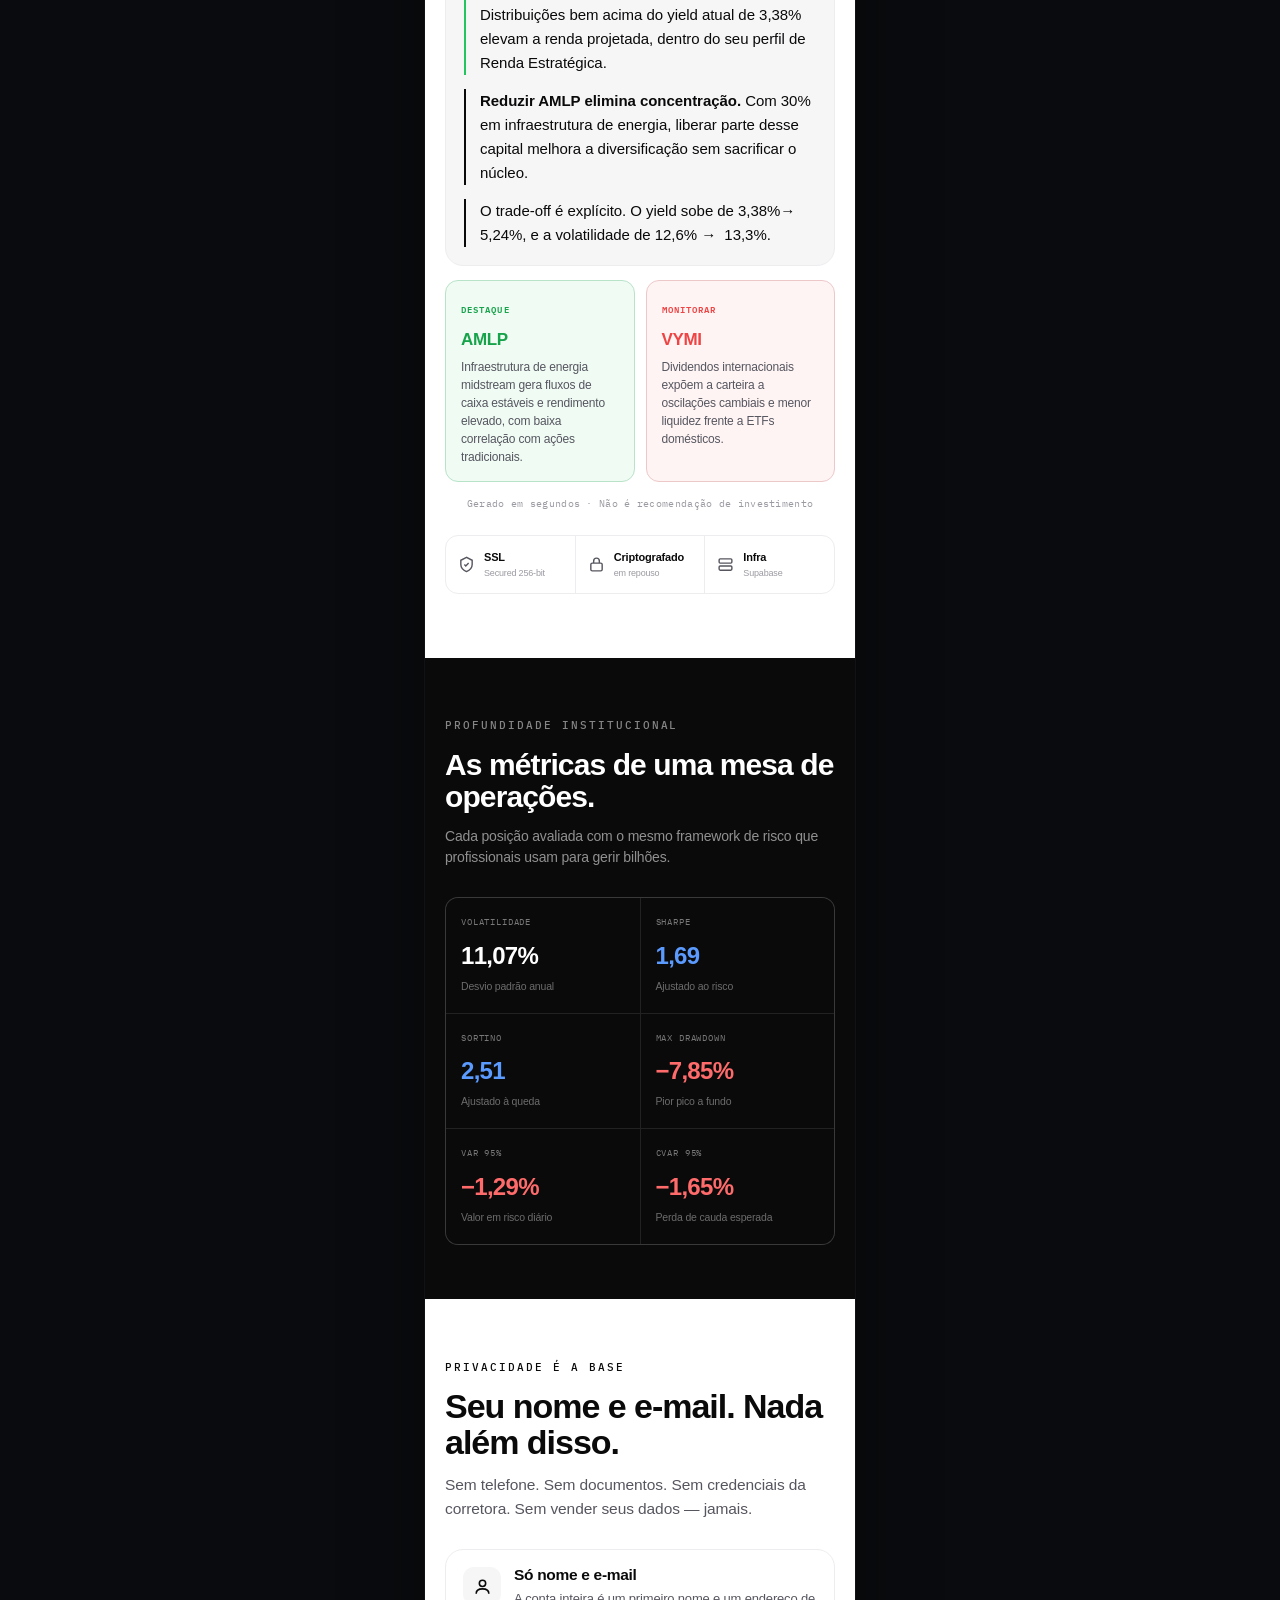
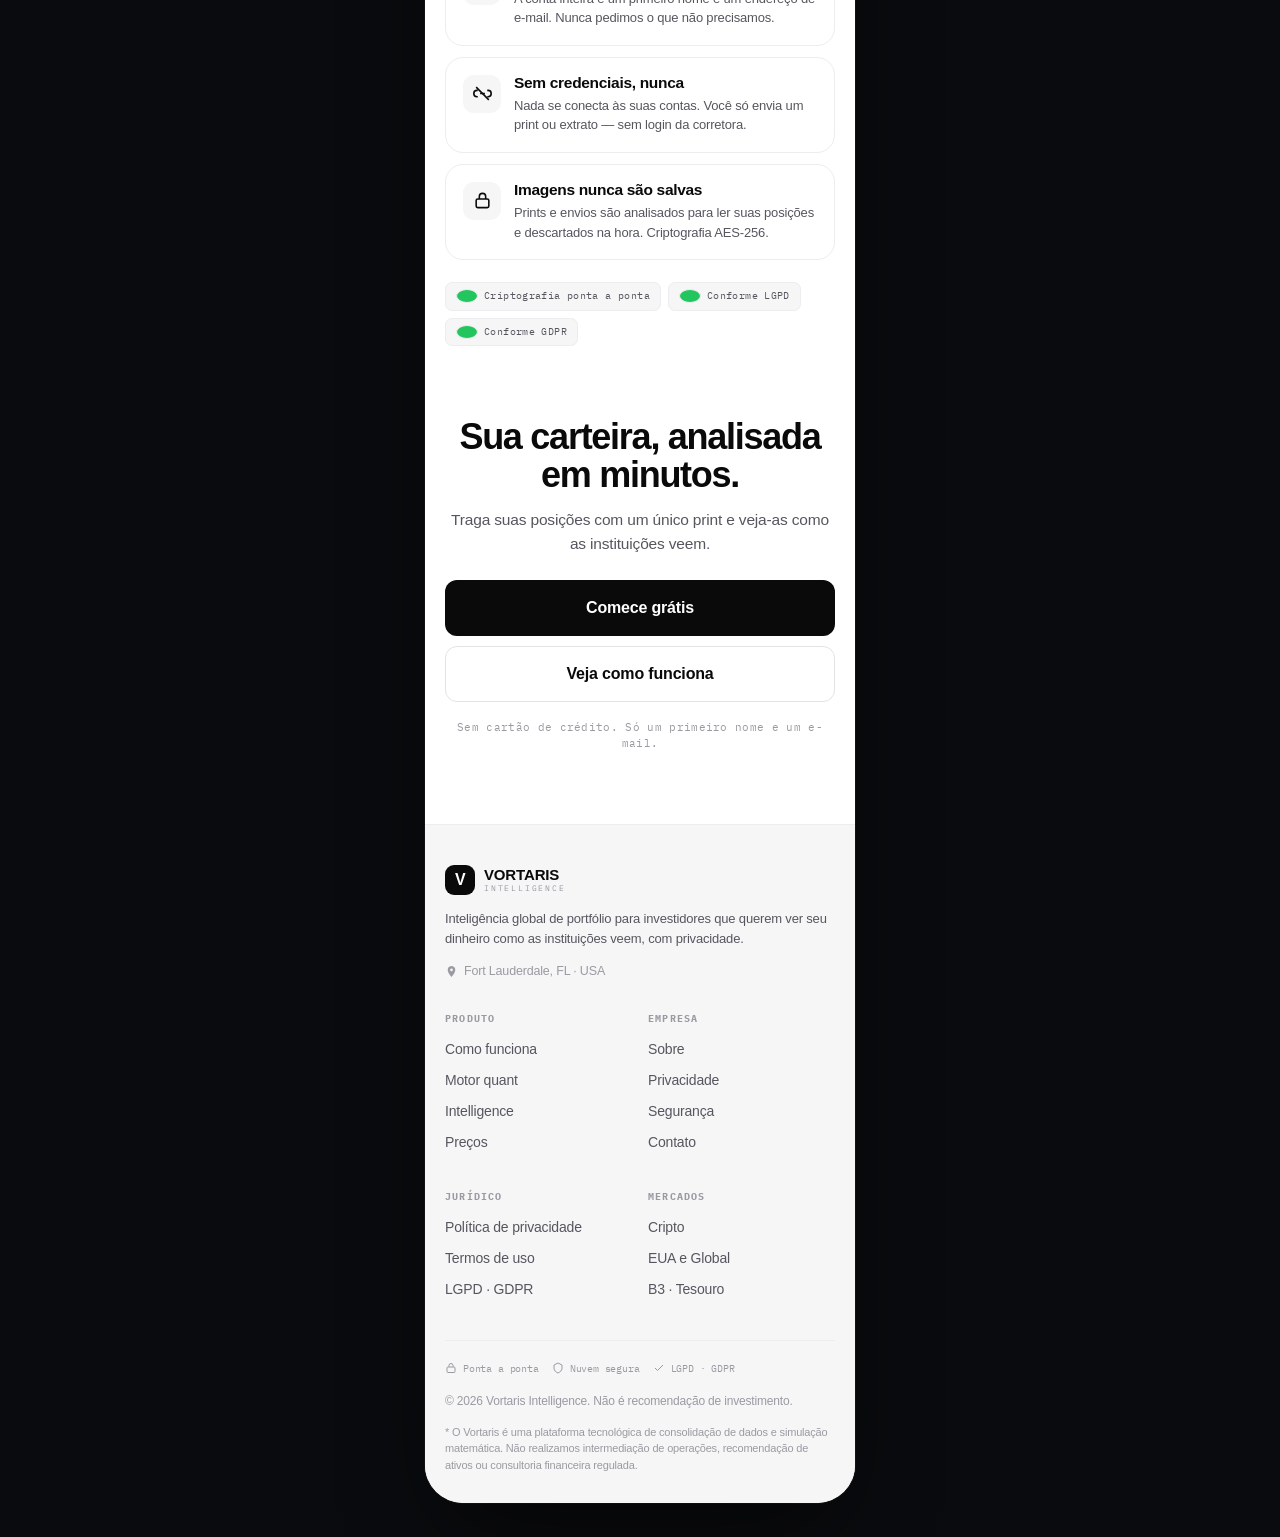
<file: Vortaris Mobile.html>
<!DOCTYPE html>
<html lang="pt-BR">
<head>
<meta charset="UTF-8" />
<meta name="viewport" content="width=device-width, initial-scale=1.0, viewport-fit=cover" />
<script>(function(){try{var p=new URLSearchParams(location.search);if(p.get('theme')==='dark')document.documentElement.setAttribute('data-theme','dark');}catch(e){}})();</script>
<title>Vortaris — Inteligência Global de Portfólio</title>
<meta property="og:type" content="website" />
<meta property="og:site_name" content="Vortaris" />
<meta property="og:locale" content="pt_BR" />
<meta property="og:url" content="https://vortaris.co/Vortaris%20Mobile" />
<meta property="og:title" content="Vortaris — Inteligência Global de Portfólio" />
<meta property="og:description" content="Seu patrimônio global unificado em segundos. Veja sua carteira como as instituições veem — direto no seu bolso." />
<meta property="og:image" content="https://vortaris.co/og/og-vortaris-mobile.png" />
<meta property="og:image:width" content="1200" />
<meta property="og:image:height" content="630" />
<meta property="og:image:alt" content="App Vortaris no celular: visão geral da carteira." />
<meta name="twitter:card" content="summary_large_image" />
<meta name="twitter:title" content="Vortaris — Inteligência Global de Portfólio" />
<meta name="twitter:description" content="Seu patrimônio global unificado em segundos." />
<meta name="twitter:image" content="https://vortaris.co/og/og-vortaris-mobile.png" />
<link rel="preconnect" href="https://fonts.googleapis.com" />
<link rel="preconnect" href="https://fonts.gstatic.com" crossorigin />
<link href="https://fonts.googleapis.com/css2?family=IBM+Plex+Mono:wght@400;500;600&display=swap" rel="stylesheet" />
<link rel="stylesheet" href="vortaris-mobile.css?v=9" />
</head>
<body>
<div class="shell" id="top">

<!-- ============ NAV ============ -->
<header class="nav" id="nav">
  <div class="nav-in">
    <a class="brand" href="#top">
      <div class="logo">V</div>
      <div class="brand-tx">
        <span class="brand-nm">VORTARIS</span>
        <span class="brand-sub">INTELLIGENCE</span>
      </div>
    </a>
    <div class="nav-right">
      <a href="https://app.vortaris.co/?signin=true" class="btn btn-primary" style="font-size:13px;padding:8px 16px;">Entrar</a>
      <button class="menu" aria-label="Menu" id="menuBtn">
        <svg viewBox="0 0 24 24" fill="none" stroke="currentColor" stroke-width="2"><path d="M4 7h16M4 12h16M4 17h16"/></svg>
      </button>
    </div>
  </div>
</header>

<!-- ============ HERO ============ -->
<section class="hero">
  <div class="reveal">
    <span class="eyebrow">GLOBAL PORTFOLIO INTELLIGENCE</span>
    <h1>Veja sua carteira como <span class="muted">as instituições veem.</span></h1>
    <p class="lead">Seu patrimônio global unificado em segundos. Ações, cripto e ETFs do Brasil e do mundo. Zero corretagem. Simule cenários e receba análises quantitativas avançadas com a tecnologia Quant Engine.</p>
    <div class="hero-cta">
      <a class="btn btn-primary btn-lg btn-block" href="https://app.vortaris.co/?signup=true">Comece grátis</a>
      <a class="btn btn-ghost btn-lg btn-block" href="#how">Veja como funciona</a>
    </div>
    <div class="trust">
      <div class="t"><svg viewBox="0 0 24 24" fill="none" stroke="currentColor" stroke-width="2"><rect x="4" y="10" width="16" height="11" rx="2"/><path d="M8 10V7a4 4 0 0 1 8 0v3"/></svg>Criptografia de nível bancário</div>
      <div class="t"><svg viewBox="0 0 24 24" fill="none" stroke="currentColor" stroke-width="2"><circle cx="12" cy="8" r="4"/><path d="M4 21c0-4 3.5-6 8-6s8 2 8 6"/></svg>Guardamos só seu nome e e-mail</div>
    </div>
  </div>

  <!-- ===== PRODUCT SCREEN 1 — OVERVIEW ===== -->
  <div class="screen reveal" style="transition-delay:.08s">
    <div class="screen-bar">
      <span class="dot"></span><span class="dot"></span><span class="dot"></span>
      <span class="url">app.vortaris.co</span>
    </div>
    <div class="screen-pad">
      <div class="app-hd">
        <div class="brand">
          <div class="logo">V</div>
          <div class="brand-tx"><span class="brand-nm">VORTARIS</span><span class="brand-sub">INTELLIGENCE</span></div>
        </div>
        <div class="lang"><button class="on">PT</button><button>EN</button></div>
      </div>
      <div class="app-tabs">
        <span class="on">Visão Geral</span><span>Carteira</span><span>Retorno</span><span>Correlação</span>
      </div>

      <div class="stat-row">
        <div class="stat">
          <div class="k">Total Investido</div>
          <div class="v">$1,636,931</div>
          <span class="pill up">▲ +1,24% hoje</span>
        </div>
        <div class="stat">
          <div class="k">Retorno Anual · CAGR</div>
          <div class="v">29,99%</div>
          <span class="pill up">▲ +$412.498</span>
        </div>
      </div>

      <div class="dna-card">
        <div class="dna-hd">
          <span class="ttl">Risk DNA <span class="i">i</span></span>
          <span class="tag-good">Bom</span>
        </div>
        <div class="dna-body">
          <div class="dna-gauge"><div class="stack"><span class="n">66</span><span class="u">DNA</span></div></div>
          <div class="dna-bars">
            <div class="dna-bar"><span class="l">Retorno</span><span class="track"><span class="fill" style="width:94%;background:var(--c-green)"></span></span><span class="n" style="color:var(--c-greend)">94</span></div>
            <div class="dna-bar"><span class="l">Resiliência</span><span class="track"><span class="fill" style="width:69%;background:var(--c-orange)"></span></span><span class="n" style="color:var(--c-orange)">69</span></div>
            <div class="dna-bar"><span class="l">Volatilidade</span><span class="track"><span class="fill" style="width:69%;background:var(--c-orange)"></span></span><span class="n" style="color:var(--c-orange)">69</span></div>
            <div class="dna-bar"><span class="l">Diversif.</span><span class="track"><span class="fill" style="width:43%;background:var(--c-red)"></span></span><span class="n" style="color:var(--c-red)">43</span></div>
            <div class="dna-bar"><span class="l">Concentr.</span><span class="track"><span class="fill" style="width:64%;background:var(--c-orange)"></span></span><span class="n" style="color:var(--c-orange)">64</span></div>
            <div class="dna-bar"><span class="l">Geo</span><span class="track"><span class="fill" style="width:30%;background:var(--c-red)"></span></span><span class="n" style="color:var(--c-red)">30</span></div>
            <div class="dna-bar"><span class="l">Beta</span><span class="track"><span class="fill" style="width:71%;background:var(--c-orange)"></span></span><span class="n" style="color:var(--c-orange)">71</span></div>
          </div>
        </div>
      </div>

      <div class="fx-card">
        <span class="lbl">Exposição Cambial</span>
        <div class="fx-bar"></div>
        <div class="fx-legend">
          <span class="row"><span class="d" style="background:var(--c-blue)"></span>Ativos BRL <b style="color:var(--c-blue)">0%</b></span>
          <span class="row"><span class="d" style="background:var(--c-orange)"></span>Ativos USD <b style="color:var(--c-orange)">100%</b></span>
        </div>
      </div>
    </div>
  </div>
</section>

<!-- ============ COVERAGE STRIP ============ -->
<div class="cov-strip reveal">
  <span class="lbl">Uma plataforma, todos os mercados</span>
  <div class="cov-mk">
    <span class="m"><span class="d" style="background:var(--c-orange)"></span>Cripto — BTC, ETH, SOL</span>
    <span class="m"><span class="d" style="background:var(--c-blue)"></span>Ações e ETFs dos EUA</span>
    <span class="m"><span class="d" style="background:var(--c-green)"></span>Mercados globais</span>
    <span class="m"><span class="d" style="background:var(--c-purple)"></span>Ações e ETFs da B3</span>
    <span class="m"><span class="d" style="background:var(--c-pink)"></span>Tesouro Direto</span>
  </div>
</div>

<!-- ============ HOW IT WORKS ============ -->
<section class="blk" id="how">
  <div class="sec-head reveal">
    <span class="eyebrow">Configuração em menos de um minuto</span>
    <h2>O jeito mais fácil de trazer sua carteira.</h2>
    <p class="lead">Sem credenciais de conta. Sem planilhas. Sem digitação manual. Envie um print e a Vortaris faz o resto.</p>
  </div>
  <div class="steps">
    <div class="step reveal">
      <div class="step-n">PASSO 01</div>
      <h3>Fotografe, envie ou importe</h3>
      <p>Tire uma foto do seu extrato, envie um PNG, JPG ou PDF, ou importe um CSV da corretora.</p>
      <div class="step-vis">
        <div class="upopt hot">
          <div class="ic"><svg viewBox="0 0 24 24" fill="none" stroke="currentColor" stroke-width="2"><path d="M3 8a2 2 0 0 1 2-2h2l1.5-2h7L19 6h0a2 2 0 0 1 2 2v9a2 2 0 0 1-2 2H5a2 2 0 0 1-2-2z"/><circle cx="12" cy="12.5" r="3.2"/></svg></div>
          <div><div class="t1">Foto da sua carteira</div><div class="t2">Fotografe seu extrato</div></div>
          <span class="arr">›</span>
        </div>
        <div class="upopt">
          <div class="ic"><svg viewBox="0 0 24 24" fill="none" stroke="currentColor" stroke-width="2"><rect x="3" y="4" width="18" height="16" rx="2"/><circle cx="9" cy="9" r="1.6"/><path d="m4 18 5-5 4 4 3-3 4 4"/></svg></div>
          <div><div class="t1">Envie uma imagem</div><div class="t2">PNG · JPG · PDF</div></div>
          <span class="arr">›</span>
        </div>
        <div class="up-note"><svg viewBox="0 0 24 24" fill="none" stroke="currentColor" stroke-width="2"><rect x="4" y="10" width="16" height="11" rx="2"/><path d="M8 10V7a4 4 0 0 1 8 0v3"/></svg>Analisado e descartado — nunca salvo</div>
      </div>
    </div>
    <div class="step reveal">
      <div class="step-n">PASSO 02</div>
      <h3>Identificamos seus ativos</h3>
      <p>Nosso scanner lê cada ticker, quantidade e preço — cripto, EUA, global e B3, automaticamente.</p>
      <div class="step-vis">
        <div class="scan-row"><span class="d" style="background:var(--c-blue)"></span><div><div class="tk">VTI</div><div class="nm">Vanguard Total Stock</div></div><span class="ck"><svg viewBox="0 0 24 24" fill="none" stroke="currentColor" stroke-width="3"><path d="M20 6 9 17l-5-5"/></svg></span></div>
        <div class="scan-row"><span class="d" style="background:var(--c-orange)"></span><div><div class="tk">PETR4</div><div class="nm">Petrobras PN · B3</div></div><span class="ck"><svg viewBox="0 0 24 24" fill="none" stroke="currentColor" stroke-width="3"><path d="M20 6 9 17l-5-5"/></svg></span></div>
        <div class="scan-row"><span class="d" style="background:var(--c-purple)"></span><div><div class="tk">BTC</div><div class="nm">Bitcoin</div></div><span class="ck"><svg viewBox="0 0 24 24" fill="none" stroke="currentColor" stroke-width="3"><path d="M20 6 9 17l-5-5"/></svg></span></div>
      </div>
    </div>
    <div class="step reveal">
      <div class="step-n">PASSO 03</div>
      <h3>Receba análise institucional</h3>
      <p>Risco, correlação, retornos e um rebalanceamento sob medida — gerados em segundos.</p>
      <div class="step-vis">
        <span class="lbl" style="display:block;margin-bottom:11px">Análise da Carteira</span>
        <div class="an-bars">
          <div class="an-bar"><span class="l">Diversif.</span><span class="track"><span class="fill" style="width:45%;background:var(--c-orange)"></span></span><span class="n">45</span></div>
          <div class="an-bar"><span class="l">Risco</span><span class="track"><span class="fill" style="width:72%;background:var(--c-green)"></span></span><span class="n">72</span></div>
          <div class="an-bar"><span class="l">Renda</span><span class="track"><span class="fill" style="width:62%;background:var(--c-blue)"></span></span><span class="n">62</span></div>
        </div>
      </div>
    </div>
  </div>
</section>

<!-- ============ QUANT ENGINE ============ -->
<section class="quant" id="quant">
  <div class="sec-head reveal">
    <span class="eyebrow">QUANT ENGINE</span>
    <h2>Um motor que pensa em risco, não em ruído.</h2>
    <p class="lead">Escolha um perfil e veja, na hora, o impacto projetado no seu portfólio, diversificação, volatilidade, renda e quais posições ajustar.</p>
  </div>

  <!-- ===== PRODUCT SCREEN 2 — QUANT ENGINE ===== -->
  <div class="prof-hd reveal">
    <span class="lbl">Perfil de Risco</span>
    <div class="prof-seg"><span class="on">Refinar</span><span>Flexível</span></div>
  </div>
  <div class="prof-scroll reveal">
    <div class="prof">
      <span class="q">?</span>
      <div class="pico"><svg viewBox="0 0 24 24" fill="none" stroke="currentColor" stroke-width="2"><rect x="5" y="11" width="14" height="9" rx="2"/><path d="M8 11V8a4 4 0 0 1 8 0v3"/></svg></div>
      <h3>Fortress</h3>
      <p>Preservação de capital, drawdowns mínimos.</p>
    </div>
    <div class="prof sel">
      <span class="q">?</span>
      <div class="pico"><svg viewBox="0 0 24 24" fill="none" stroke="currentColor" stroke-width="2"><path d="M3 7l9-4 9 4-9 4z"/><path d="M3 12l9 4 9-4"/><path d="M3 17l9 4 9-4"/></svg></div>
      <h3>Renda Estratégica</h3>
      <p>Renda estável com exposição a crescimento.</p>
    </div>
    <div class="prof">
      <span class="q">?</span>
      <div class="pico"><svg viewBox="0 0 24 24" fill="none" stroke="currentColor" stroke-width="2"><circle cx="12" cy="12" r="9"/><path d="M3 12h18M12 3a15 15 0 0 1 0 18M12 3a15 15 0 0 0 0 18"/></svg></div>
      <h3>Global Macro</h3>
      <p>Diversificação global, resiliência macro.</p>
    </div>
    <div class="prof">
      <span class="q">?</span>
      <div class="pico"><svg viewBox="0 0 24 24" fill="none" stroke="currentColor" stroke-width="2"><path d="M3 17l6-6 4 4 8-8"/><path d="M21 7v5h-5"/></svg></div>
      <h3>Momentum</h3>
      <p>Capturar tendências de alta.</p>
    </div>
  </div>

  <div class="impacto reveal">
    <span class="lbl">Impacto Projetado</span>
    <div class="imp-grid">
      <div class="imp"><div class="k">Score Diversificação</div><div class="flow"><span class="from">43</span><span class="arr">→</span><span class="to g">57</span></div></div>
      <div class="imp"><div class="k">Volatilidade Esperada</div><div class="flow"><span class="from">12,6%</span><span class="arr">→</span><span class="to o">13,3% </span></div></div>
      <div class="imp"><div class="k">Concentração</div><div class="flow"><span class="from">30,0%</span><span class="arr">→</span><span class="to g">25,0%</span></div></div>
      <div class="imp"><div class="k">Renda Passiva <em>· yield</em></div><div class="flow"><span class="from">3,38%</span><span class="arr">→</span><span class="to g">5,24%</span></div></div>
      <div class="imp"><div class="k">Renda Anual Est.</div><div class="flow"><span class="from">$55,4k</span><span class="arr">→</span><span class="to g">$85,7k</span></div></div>
      <div class="imp"><div class="k">Posições a Ajustar</div><div class="flow"><span class="to" style="color:var(--ink)">3</span></div></div>
    </div>
  </div>

  <div class="compare reveal">
    <div class="cmp-hd">
      <span class="lbl">Comparação de Alocação</span>
      <span class="cmp-apply">Aplicar</span>
    </div>
    <div class="cmp-row">
      <span class="cmp-tk"><span class="d" style="background:var(--c-blue)"></span>AMLP</span>
      <span class="cmp-cur">30%</span>
      <span class="cmp-track"><span class="f" style="width:30%;background:var(--c-red)"></span></span>
      <span class="cmp-end"><span class="cmp-chg down">−5%</span><span class="cmp-act red">Reduzir</span></span>
    </div>
    <div class="cmp-row">
      <span class="cmp-tk"><span class="d" style="background:var(--c-orange)"></span>SMH</span>
      <span class="cmp-cur">19%</span>
      <span class="cmp-track"><span class="f" style="width:19%;background:var(--c-blue)"></span></span>
      <span class="cmp-end"><span class="cmp-chg up">+1,8%</span><span class="cmp-act">Manter</span></span>
    </div>
    <div class="cmp-row">
      <span class="cmp-tk"><span class="d" style="background:var(--c-green)"></span>VYMI</span>
      <span class="cmp-cur">12%</span>
      <span class="cmp-track"><span class="f" style="width:12%;background:var(--c-blue)"></span></span>
      <span class="cmp-end"><span class="cmp-chg up">+0,5%</span><span class="cmp-act">Manter</span></span>
    </div>
    <div class="cmp-row">
      <span class="cmp-tk"><span class="d" style="background:var(--c-pink)"></span>JEPI</span>
      <span class="cmp-cur">11%</span>
      <span class="cmp-track"><span class="f" style="width:11%;background:var(--c-blue)"></span></span>
      <span class="cmp-end"><span class="cmp-chg up">+0,1%</span><span class="cmp-act">Manter</span></span>
    </div>
  </div>
</section>

<!-- ============ INTELLIGENCE ============ -->
<section class="blk" id="intel">
  <div class="sec-head reveal">
    <span class="eyebrow">✦ Vortaris Intelligence</span>
    <h2>Não recomenda. Explica o porquê dos números.</h2>
    <p class="lead">A Vortaris Intelligence transforma os dados da sua carteira em análises claras sobre risco, diversificação, concentração e renda. Cada cenário explica a lógica por trás dos números.</p>
  </div>

  <!-- ===== PRODUCT SCREEN 3 — INTELLIGENCE ===== -->
  <div class="intel-brandline reveal">
    <span class="nm"><span style="color:var(--ink)">✦</span> Vortaris Intelligence</span>
    <span class="intel-analyze">✦ Analisar</span>
  </div>

  <div class="intel-card reveal">
    <span class="lbl">Avaliação Geral</span>
    <p>Carteira concentrada em renda variável dos EUA com viés para energia (midstream) e semicondutores, além de exposição a dividendos. Diversificação geográfica limitada e baixa presença de renda fixa elevam a volatilidade geral.</p>
    <div class="intel-disc">Uma análise geral gerada por IA para fins educacionais. Não é recomendação de investimento.</div>
  </div>

  <div class="intel-card reveal">
    <span class="lbl">Por que este rebalanceamento</span>
    <div class="reasons">
      <p class="reason g"><strong>AMLP e JEPI são os principais motores.</strong> Distribuições bem acima do yield atual de 3,38% elevam a renda projetada, dentro do seu perfil de Renda Estratégica.</p>
      <p class="reason b"><strong>Reduzir AMLP elimina concentração.</strong> Com 30% em infraestrutura de energia, liberar parte desse capital melhora a diversificação sem sacrificar o núcleo.</p>
      <p class="reason n">O trade-off é explícito. O yield sobe de 3,38%→ 5,24%, e a volatilidade de 12,6% →  13,3%.</p>
    </div>
  </div>

  <div class="verdicts reveal">
    <div class="verdict good">
      <span class="vl">Destaque</span>
      <div class="tk">AMLP</div>
      <p>Infraestrutura de energia midstream gera fluxos de caixa estáveis e rendimento elevado, com baixa correlação com ações tradicionais.</p>
    </div>
    <div class="verdict watch">
      <span class="vl">Monitorar</span>
      <div class="tk">VYMI</div>
      <p>Dividendos internacionais expõem a carteira a oscilações cambiais e menor liquidez frente a ETFs domésticos.</p>
    </div>
  </div>
  <div class="intel-foot reveal">Gerado em segundos · Não é recomendação de investimento</div>

  <div class="tbadges reveal">
    <div class="tbadge"><svg viewBox="0 0 24 24" fill="none" stroke="currentColor" stroke-width="2"><path d="M12 2 4 6v6c0 5 3.5 8 8 10 4.5-2 8-5 8-10V6z"/><path d="m9 12 2 2 4-4"/></svg><div><div class="b1">SSL</div><div class="b2">Secured 256-bit</div></div></div>
    <div class="tbadge"><svg viewBox="0 0 24 24" fill="none" stroke="currentColor" stroke-width="2"><rect x="4" y="10" width="16" height="11" rx="2"/><path d="M8 10V7a4 4 0 0 1 8 0v3"/></svg><div><div class="b1">Criptografado</div><div class="b2">em repouso</div></div></div>
    <div class="tbadge"><svg viewBox="0 0 24 24" fill="none" stroke="currentColor" stroke-width="2"><rect x="3" y="4" width="18" height="6" rx="1.5"/><rect x="3" y="14" width="18" height="6" rx="1.5"/></svg><div><div class="b1">Infra</div><div class="b2">Supabase</div></div></div>
  </div>
</section>

<!-- ============ METRICS BAND ============ -->
<section class="metrics">
  <div class="reveal">
    <span class="eyebrow">Profundidade institucional</span>
    <h2>As métricas de uma mesa de operações.</h2>
    <p class="lead">Cada posição avaliada com o mesmo framework de risco que profissionais usam para gerir bilhões.</p>
  </div>
  <div class="mb-grid reveal">
    <div class="mb-cell"><div class="k">Volatilidade</div><div class="v">11,07%</div><div class="s">Desvio padrão anual</div></div>
    <div class="mb-cell"><div class="k">Sharpe</div><div class="v b">1,69</div><div class="s">Ajustado ao risco</div></div>
    <div class="mb-cell"><div class="k">Sortino</div><div class="v b">2,51</div><div class="s">Ajustado à queda</div></div>
    <div class="mb-cell"><div class="k">Max Drawdown</div><div class="v r">−7,85%</div><div class="s">Pior pico a fundo</div></div>
    <div class="mb-cell"><div class="k">VaR 95%</div><div class="v r">−1,29%</div><div class="s">Valor em risco diário</div></div>
    <div class="mb-cell"><div class="k">CVaR 95%</div><div class="v r">−1,65%</div><div class="s">Perda de cauda esperada</div></div>
  </div>
</section>

<!-- ============ PRIVACY ============ -->
<section class="privacy" id="privacy">
  <div class="sec-head reveal">
    <span class="eyebrow">Privacidade é a base</span>
    <h2>Seu nome e e-mail. Nada além disso.</h2>
    <p class="lead">Sem telefone. Sem documentos. Sem credenciais da corretora. Sem vender seus dados — jamais.</p>
  </div>
  <div class="priv-list">
    <div class="priv reveal">
      <div class="ic"><svg viewBox="0 0 24 24" fill="none" stroke="currentColor" stroke-width="2"><circle cx="12" cy="8" r="4"/><path d="M4 21c0-4 3.5-6 8-6s8 2 8 6"/></svg></div>
      <div><h3>Só nome e e-mail</h3><p>A conta inteira é um primeiro nome e um endereço de e-mail. Nunca pedimos o que não precisamos.</p></div>
    </div>
    <div class="priv reveal">
      <div class="ic"><svg viewBox="0 0 24 24" fill="none" stroke="currentColor" stroke-width="2"><path d="M18 8h1a4 4 0 0 1 0 8h-1M6 8H5a4 4 0 0 0 0 8h1M9 12h6"/><path d="m4 4 16 16"/></svg></div>
      <div><h3>Sem credenciais, nunca</h3><p>Nada se conecta às suas contas. Você só envia um print ou extrato — sem login da corretora.</p></div>
    </div>
    <div class="priv reveal">
      <div class="ic"><svg viewBox="0 0 24 24" fill="none" stroke="currentColor" stroke-width="2"><rect x="4" y="10" width="16" height="11" rx="2"/><path d="M8 10V7a4 4 0 0 1 8 0v3"/></svg></div>
      <div><h3>Imagens nunca são salvas</h3><p>Prints e envios são analisados para ler suas posições e descartados na hora. Criptografia AES-256.</p></div>
    </div>
  </div>
  <div class="priv-tags reveal">
    <span><span class="dot"></span>Criptografia ponta a ponta</span>
    <span><span class="dot"></span>Conforme LGPD</span>
    <span><span class="dot"></span>Conforme GDPR</span>
  </div>
</section>

<!-- ============ FINAL CTA ============ -->
<section class="final" id="start">
  <div class="reveal">
    <h2>Sua carteira, analisada em minutos.</h2>
    <p class="lead">Traga suas posições com um único print e veja-as como as instituições veem.</p>
    <div class="btns">
      <a class="btn btn-primary btn-lg btn-block" href="#">Comece grátis</a>
      <a class="btn btn-ghost btn-lg btn-block" href="#how">Veja como funciona</a>
    </div>
    <div class="fine">Sem cartão de crédito. Só um primeiro nome e um e-mail.</div>
  </div>
</section>

<!-- ============ FOOTER ============ -->
<footer>
  <div class="foot-brand">
    <a class="brand" href="#top">
      <div class="logo">V</div>
      <div class="brand-tx"><span class="brand-nm">VORTARIS</span><span class="brand-sub">INTELLIGENCE</span></div>
    </a>
    <p>Inteligência global de portfólio para investidores que querem ver seu dinheiro como as instituições veem, com privacidade.</p>
    <address class="foot-addr"><svg viewBox="0 0 24 24" fill="currentColor" aria-hidden="true"><path d="M12 2C8.1 2 5 5.1 5 9c0 5.2 7 13 7 13s7-7.8 7-13c0-3.9-3.1-7-7-7zm0 9.5a2.5 2.5 0 1 1 0-5 2.5 2.5 0 0 1 0 5z"/></svg>Fort Lauderdale, FL · USA</address>
  </div>
  <div class="foot-cols">
    <div class="foot-col">
      <h4>Produto</h4>
      <a href="#how">Como funciona</a>
      <a href="#quant">Motor quant</a>
      <a href="#intel">Intelligence</a>
      <a href="#start">Preços</a>
    </div>
    <div class="foot-col">
      <h4>Empresa</h4>
      <a href="https://app.vortaris.co/#/mission">Sobre</a>
      <a href="#privacy">Privacidade</a>
      <a href="#">Segurança</a>
      <a href="#">Contato</a>
    </div>
    <div class="foot-col">
      <h4>Jurídico</h4>
      <a href="#">Política de privacidade</a>
      <a href="#">Termos de uso</a>
      <a href="#">LGPD · GDPR</a>
    </div>
    <div class="foot-col">
      <h4>Mercados</h4>
      <a href="#">Cripto</a>
      <a href="#">EUA e Global</a>
      <a href="#">B3 · Tesouro</a>
    </div>
  </div>
  <div class="foot-bottom">
    <div class="foot-comp">
      <span><svg viewBox="0 0 24 24" fill="none" stroke="currentColor" stroke-width="2"><rect x="4" y="10" width="16" height="11" rx="2"/><path d="M8 10V7a4 4 0 0 1 8 0v3"/></svg>Ponta a ponta</span>
      <span><svg viewBox="0 0 24 24" fill="none" stroke="currentColor" stroke-width="2"><path d="M12 2 4 6v6c0 5 3.5 8 8 10 4.5-2 8-5 8-10V6z"/></svg>Nuvem segura</span>
      <span><svg viewBox="0 0 24 24" fill="none" stroke="currentColor" stroke-width="2"><path d="M20 6 9 17l-5-5"/></svg>LGPD · GDPR</span>
    </div>
    <div class="foot-copy">© 2026 Vortaris Intelligence. Não é recomendação de investimento.</div>
    <p class="foot-disc">* O Vortaris é uma plataforma tecnológica de consolidação de dados e simulação matemática. Não realizamos intermediação de operações, recomendação de ativos ou consultoria financeira regulada.</p>
  </div>
</footer>

</div>

<script>
/* nav border on scroll (uses shell scroll / window) */
const navEl = document.getElementById('nav');
const onScroll = () => navEl.classList.toggle('scrolled', window.scrollY > 6);
window.addEventListener('scroll', onScroll, {passive:true});
onScroll();

/* reveal on scroll */
const root = document.documentElement;
root.classList.add('anim');
let io;
try{
  io = new IntersectionObserver((entries)=>{
    entries.forEach(e=>{ if(e.isIntersecting){ e.target.classList.add('in'); io.unobserve(e.target);} });
  }, {threshold:0.06, rootMargin:'0px 0px -32px 0px'});
  document.querySelectorAll('.reveal').forEach(el=>io.observe(el));
}catch(err){ root.classList.remove('anim'); }
setTimeout(()=>{
  const first = document.querySelector('.hero .reveal');
  if(!first || parseFloat(getComputedStyle(first).opacity) < 0.5){
    document.querySelectorAll('.reveal').forEach(el=>{el.style.transition='none';el.classList.add('in');});
    root.classList.remove('anim');
  }
}, 900);

/* PT/EN visual toggle within product mock (no-op nav) */
document.querySelectorAll('.screen .lang button').forEach(b=>{
  b.addEventListener('click',()=>{
    b.parentElement.querySelectorAll('button').forEach(x=>x.classList.remove('on'));
    b.classList.add('on');
  });
});

/* menu button → jump to first section (lightweight) */
document.getElementById('menuBtn').addEventListener('click',()=>{
  const target = document.getElementById('how');
  if(target) window.scrollTo({top:target.offsetTop - 60, behavior:'smooth'});
});
</script>
</body>
</html>
</file>
<file: vortaris-mobile.css>
/* ============================================================
   VORTARIS — Mobile Landing
   Mobile-native marketing page with faithful product screens
   ============================================================ */

:root{
  --sans:-apple-system,BlinkMacSystemFont,"SF Pro Text","SF Pro Display","Helvetica Neue",Helvetica,Arial,sans-serif;
  --mono:"IBM Plex Mono",ui-monospace,"SF Mono",Menlo,monospace;

  --bg:#ffffff;
  --bg-soft:#f6f6f7;
  --bg-soft-2:#f1f1f3;
  --ink:#0a0a0b;
  --ink-2:#56565f;
  --ink-3:#9a9aa2;
  --line:#ededef;
  --line-2:#e3e3e6;
  --card:#ffffff;
  --accent:#0a0a0b;

  --c-blue:#3b82f6; --c-orange:#f59e0b; --c-green:#22c55e;
  --c-pink:#ec4899; --c-purple:#8b5cf6; --c-red:#ef4444; --c-teal:#14b8a6;
  --c-greend:#16a34a;

  --shell:430px;
  --pad:20px;
  --r:18px;
  --r-sm:13px;
}

*{box-sizing:border-box;margin:0;padding:0;}
html{-webkit-text-size-adjust:100%;}
body{
  font-family:var(--sans);
  background:#0c0d11;
  color:var(--ink);
  -webkit-font-smoothing:antialiased;
  text-rendering:optimizeLegibility;
  line-height:1.5;
  letter-spacing:-0.011em;
}
a{color:inherit;text-decoration:none;}
img,svg{display:block;max-width:100%;}
button{font-family:inherit;cursor:pointer;}

/* the mobile shell — full bleed on phones, centered card on desktop */
.shell{
  width:100%;
  max-width:var(--shell);
  margin:0 auto;
  min-height:100vh;
  background:var(--bg);
  position:relative;
  overflow:hidden;
}
@media(min-width:520px){
  body{padding:34px 16px;background:
    radial-gradient(900px 600px at 50% -8%, #1a1c22 0%, transparent 60%), #0a0b0e;}
  .shell{
    border-radius:38px;
    min-height:auto;
    box-shadow:0 40px 100px -30px rgba(0,0,0,.7), 0 0 0 1px rgba(255,255,255,.05);
  }
}

/* ---------- type helpers ---------- */
.mono{
  font-family:var(--mono);font-weight:500;
  letter-spacing:0.14em;text-transform:uppercase;
}
.eyebrow{font-family:var(--mono);font-size:11px;font-weight:500;letter-spacing:0.18em;text-transform:uppercase;color:var(--accent);}
.lbl{font-family:var(--mono);font-size:10px;font-weight:500;letter-spacing:0.14em;text-transform:uppercase;color:var(--ink-3);}
h1,h2,h3{letter-spacing:-0.03em;line-height:1.06;font-weight:600;}

/* ---------- nav ---------- */
.nav{
  position:sticky;top:0;z-index:60;
  background:color-mix(in srgb,var(--bg) 82%, transparent);
  backdrop-filter:saturate(180%) blur(16px);
  -webkit-backdrop-filter:saturate(180%) blur(16px);
  border-bottom:1px solid transparent;
  transition:border-color .25s ease;
}
.nav.scrolled{border-bottom-color:var(--line);}
.nav-in{display:flex;align-items:center;justify-content:space-between;gap:10px;height:58px;padding:0 var(--pad);}
.brand{display:flex;align-items:center;gap:9px;}
.logo{width:30px;height:30px;border-radius:9px;background:var(--ink);color:#fff;display:grid;place-items:center;font-weight:700;font-size:16px;letter-spacing:-0.04em;flex-shrink:0;}
.brand-tx{display:flex;flex-direction:column;line-height:1;}
.brand-nm{font-weight:700;font-size:15px;letter-spacing:-0.01em;}
.brand-sub{font-family:var(--mono);font-size:7.5px;letter-spacing:0.24em;color:var(--ink-3);margin-top:3px;}
.nav-right{display:flex;align-items:center;gap:10px;}
.lang{display:flex;border:1px solid var(--line-2);border-radius:8px;overflow:hidden;font-family:var(--mono);font-size:10.5px;font-weight:600;}
.lang button{padding:5px 8px;background:transparent;border:0;color:var(--ink-3);letter-spacing:0.04em;}
.lang button.on{background:var(--ink);color:#fff;}
.menu{width:34px;height:34px;border-radius:9px;border:1px solid var(--line-2);background:var(--bg);display:grid;place-items:center;}
.menu svg{width:17px;height:17px;color:var(--ink);}
.nav-in{height:64px;}
.nav .logo{width:37px;height:37px;border-radius:10px;font-size:19px;}
.nav .brand-nm{font-size:16.5px;}
.nav .brand-sub{font-size:8px;letter-spacing:0.2em;margin-top:3px;}

/* ---------- buttons ---------- */
.btn{display:inline-flex;align-items:center;justify-content:center;gap:8px;font-size:15px;font-weight:560;padding:13px 20px;border-radius:12px;border:1px solid transparent;transition:transform .15s ease, box-shadow .2s ease, background .2s ease;white-space:nowrap;}
.btn-primary{background:var(--ink);color:#fff;}
.btn-primary:active{transform:scale(.98);}
.btn-ghost{background:var(--bg);color:var(--ink);border-color:var(--line-2);}
.btn-block{width:100%;}
.btn-lg{padding:15px 22px;font-size:16px;}

/* ---------- section scaffolding ---------- */
section{padding:0 var(--pad);}
.blk{padding-top:64px;}
.sec-head .eyebrow{display:block;}
.sec-head h2{font-size:clamp(27px,8.2vw,34px);margin-top:13px;}
.sec-head .lead{font-size:15.5px;color:var(--ink-2);line-height:1.55;margin-top:13px;letter-spacing:-0.006em;}

/* ============================================================
   HERO
   ============================================================ */
.hero{padding-top:30px;}
.hero h1{font-size:clamp(34px,10.5vw,46px);letter-spacing:-0.04em;margin-top:16px;}
.hero h1 .muted{color:var(--ink-3);}
.hero .lead{font-size:16px;color:var(--ink-2);line-height:1.55;margin-top:16px;}
.hero-cta{display:flex;flex-direction:column;gap:10px;margin-top:22px;}
.trust{display:flex;flex-direction:column;gap:11px;margin-top:22px;}
.trust .t{display:flex;align-items:center;gap:9px;font-size:13.5px;color:var(--ink-2);}
.trust .t svg{width:16px;height:16px;color:var(--accent);flex-shrink:0;}

/* ---------- product screen frame ---------- */
.screen{
  margin-top:30px;
  border:1px solid var(--line);
  border-radius:22px;
  background:var(--card);
  box-shadow:0 1px 2px rgba(0,0,0,.04), 0 30px 60px -34px rgba(15,18,30,.3), 0 12px 30px -24px rgba(15,18,30,.22);
  overflow:hidden;
}
.screen-bar{display:flex;align-items:center;gap:7px;padding:11px 15px;border-bottom:1px solid var(--line);background:var(--bg-soft);}
.screen-bar .dot{width:9px;height:9px;border-radius:50%;background:#d7d7db;}
.screen-bar .url{margin-left:8px;font-family:var(--mono);font-size:10.5px;color:var(--ink-3);}
.screen-pad{padding:16px;display:flex;flex-direction:column;gap:13px;}

/* app header inside screen */
.app-hd{display:flex;align-items:center;justify-content:space-between;}
.app-hd .brand-nm{font-size:13px;}
.app-hd .logo{width:25px;height:25px;font-size:13px;border-radius:7px;}
.app-hd .brand-sub{font-size:6.5px;}
.app-tabs{display:flex;gap:17px;border-bottom:1px solid var(--line);padding-bottom:0;overflow:hidden;}
.app-tabs span{font-size:13px;color:var(--ink-3);font-weight:500;padding-bottom:9px;white-space:nowrap;}
.app-tabs span.on{color:var(--ink);font-weight:600;border-bottom:2px solid var(--ink);}

/* stat cards */
.stat-row{display:grid;grid-template-columns:1fr 1fr;gap:10px;}
.stat{border:1px solid var(--line);border-radius:var(--r-sm);padding:13px 14px;}
.stat .k{font-family:var(--mono);font-size:8.5px;letter-spacing:0.12em;text-transform:uppercase;color:var(--ink-3);}
.stat .v{font-size:23px;font-weight:680;letter-spacing:-0.03em;margin-top:8px;}
.stat .v.sm{font-size:20px;}
.pill{display:inline-flex;align-items:center;gap:4px;font-size:11px;font-weight:650;margin-top:8px;padding:3px 8px;border-radius:7px;}
.pill.up{color:var(--c-greend);background:color-mix(in srgb,var(--c-green) 13%,transparent);}
.stat .sub{font-size:11.5px;color:var(--ink-3);margin-top:8px;}
.up{color:var(--c-greend);} .down{color:var(--c-red);}

/* risk DNA */
.dna-card{border:1px solid var(--line);border-radius:var(--r-sm);padding:15px;}
.dna-hd{display:flex;align-items:center;justify-content:space-between;margin-bottom:13px;}
.dna-hd .ttl{font-family:var(--mono);font-size:11px;letter-spacing:0.13em;text-transform:uppercase;color:var(--ink);display:flex;align-items:center;gap:6px;white-space:nowrap;}
.dna-hd .ttl .i{width:13px;height:13px;border-radius:50%;border:1px solid var(--ink-3);color:var(--ink-3);font-size:8px;display:grid;place-items:center;font-family:var(--sans);font-style:italic;}
.tag-good{font-family:var(--mono);font-size:9px;font-weight:600;letter-spacing:0.06em;text-transform:uppercase;color:var(--c-orange);background:color-mix(in srgb,var(--c-orange) 13%,transparent);padding:3px 8px;border-radius:6px;}
.dna-body{display:flex;align-items:center;gap:15px;}
.dna-gauge{width:74px;height:74px;flex-shrink:0;position:relative;display:grid;place-items:center;
  background:conic-gradient(var(--c-orange) 0 66%, var(--bg-soft-2) 66% 100%);
  border-radius:50%;transform:rotate(-0deg);}
.dna-gauge::after{content:"";position:absolute;inset:9px;border-radius:50%;background:var(--card);}
.dna-gauge .n{position:relative;z-index:1;font-size:22px;font-weight:700;letter-spacing:-0.03em;line-height:1;}
.dna-gauge .u{position:relative;z-index:1;font-family:var(--mono);font-size:7px;letter-spacing:0.1em;color:var(--ink-3);margin-top:2px;}
.dna-gauge .stack{position:relative;z-index:1;display:flex;flex-direction:column;align-items:center;}
.dna-bars{flex:1;display:flex;flex-direction:column;gap:6px;}
.dna-bar{display:flex;align-items:center;gap:9px;}
.dna-bar .l{font-size:11px;color:var(--ink-2);width:64px;flex-shrink:0;}
.dna-bar .track{flex:1;height:5px;border-radius:3px;background:var(--bg-soft-2);overflow:hidden;}
.dna-bar .fill{height:100%;border-radius:3px;}
.dna-bar .n{font-family:var(--mono);font-size:11px;font-weight:600;width:22px;text-align:right;}

/* fx exposure */
.fx-card{border:1px solid var(--line);border-radius:var(--r-sm);padding:15px;}
.fx-bar{height:7px;border-radius:4px;background:var(--c-orange);margin:13px 0;}
.fx-legend{display:flex;gap:20px;}
.fx-legend .row{display:flex;align-items:center;gap:7px;font-size:13px;color:var(--ink-2);}
.fx-legend .d{width:8px;height:8px;border-radius:50%;}
.fx-legend b{font-weight:680;}

/* chart card */
.chart-card{border:1px solid var(--line);border-radius:var(--r-sm);padding:14px;}
.chart-tabs{display:flex;gap:6px;margin:11px 0;flex-wrap:wrap;}
.chart-tabs span{font-family:var(--mono);font-size:10px;font-weight:500;padding:5px 9px;border-radius:8px;color:var(--ink-3);border:1px solid var(--line);}
.chart-tabs span.on{background:var(--ink);color:#fff;border-color:var(--ink);}
.chart-svg{width:100%;height:120px;}
.chart-legend{display:flex;gap:16px;margin-top:10px;flex-wrap:wrap;}
.chart-legend .row{display:flex;align-items:center;gap:6px;font-size:11.5px;color:var(--ink-2);}
.chart-legend .ln{width:16px;height:2.5px;border-radius:2px;}
.chart-legend .ln.dash{background:repeating-linear-gradient(90deg,currentColor 0 4px,transparent 4px 7px);height:2px;}

/* allocation */
.alloc-card{border:1px solid var(--line);border-radius:var(--r-sm);padding:15px;}
.alloc-toggle{display:flex;gap:6px;margin:12px auto;width:max-content;}
.alloc-toggle span{font-family:var(--mono);font-size:9.5px;padding:5px 12px;border-radius:7px;color:var(--ink-3);border:1px solid var(--line);text-transform:uppercase;letter-spacing:0.04em;}
.alloc-toggle span.on{background:var(--ink);color:#fff;border-color:var(--ink);}
.donut{width:150px;height:150px;border-radius:50%;margin:6px auto 16px;position:relative;
  background:conic-gradient(var(--c-green) 0 38.6%, var(--c-purple) 38.6% 71%, var(--c-blue) 71% 88.8%, var(--c-orange) 88.8% 95.9%, var(--c-pink) 95.9% 100%);}
.donut::after{content:"";position:absolute;inset:30px;border-radius:50%;background:var(--card);}
.alloc-legend{display:flex;flex-direction:column;gap:10px;}
.alloc-legend .row{display:flex;align-items:center;gap:10px;font-size:14px;}
.alloc-legend .d{width:9px;height:9px;border-radius:50%;flex-shrink:0;}
.alloc-legend .nm{color:var(--ink);font-weight:560;}
.alloc-legend .pct{margin-left:auto;font-family:var(--mono);font-size:13px;font-weight:600;color:var(--ink-3);}

/* ---------- coverage strip ---------- */
.cov-strip{margin-top:42px;border-top:1px solid var(--line);border-bottom:1px solid var(--line);background:var(--bg-soft);padding:22px var(--pad);}
.cov-strip .lbl{text-align:center;display:block;margin-bottom:15px;}
.cov-mk{display:flex;flex-direction:column;gap:11px;}
.cov-mk .m{display:flex;align-items:center;gap:9px;font-size:15px;font-weight:600;color:var(--ink-2);}
.cov-mk .d{width:8px;height:8px;border-radius:50%;}

/* ============================================================
   HOW IT WORKS
   ============================================================ */
.steps{display:flex;flex-direction:column;gap:14px;margin-top:30px;}
.step{border:1px solid var(--line);border-radius:var(--r);padding:18px;background:var(--card);}
.step-n{font-family:var(--mono);font-size:11px;color:var(--accent);letter-spacing:0.1em;}
.step h3{font-size:18px;margin-top:13px;letter-spacing:-0.02em;}
.step p{font-size:14px;color:var(--ink-2);line-height:1.5;margin-top:8px;}
.step-vis{margin-top:15px;border:1px solid var(--line);border-radius:var(--r-sm);background:var(--bg-soft);padding:14px;}

/* upload option rows */
.upopt{display:flex;align-items:center;gap:11px;background:var(--card);border:1px solid var(--line);border-radius:11px;padding:11px 12px;}
.upopt + .upopt{margin-top:8px;}
.upopt.hot{background:var(--bg-soft-2);border-color:var(--line-2);}
.upopt .ic{width:32px;height:32px;border-radius:9px;background:var(--bg-soft-2);display:grid;place-items:center;flex-shrink:0;}
.upopt.hot .ic{background:var(--card);}
.upopt .ic svg{width:16px;height:16px;color:var(--ink);}
.upopt .t1{font-size:13px;font-weight:600;}
.upopt .t2{font-family:var(--mono);font-size:8.5px;color:var(--ink-3);margin-top:3px;letter-spacing:0.03em;}
.upopt .arr{margin-left:auto;color:var(--ink-3);font-size:14px;}
.up-note{display:flex;align-items:center;justify-content:center;gap:6px;font-family:var(--mono);font-size:8.5px;letter-spacing:0.04em;color:var(--ink-3);margin-top:11px;}
.up-note svg{width:11px;height:11px;}

/* scan rows */
.scan-row{display:flex;align-items:center;gap:10px;background:var(--card);border:1px solid var(--line);border-radius:10px;padding:9px 12px;}
.scan-row + .scan-row{margin-top:8px;}
.scan-row .d{width:8px;height:8px;border-radius:50%;flex-shrink:0;}
.scan-row .tk{font-weight:680;font-size:13px;}
.scan-row .nm{font-size:10px;color:var(--ink-3);font-family:var(--mono);margin-top:2px;}
.scan-row .ck{margin-left:auto;color:var(--c-green);}
.scan-row .ck svg{width:15px;height:15px;}

/* analysis bars */
.an-bars{display:flex;flex-direction:column;gap:9px;}
.an-bar{display:flex;align-items:center;gap:10px;}
.an-bar .l{font-size:12px;color:var(--ink-2);width:64px;flex-shrink:0;}
.an-bar .track{flex:1;height:6px;border-radius:4px;background:var(--bg-soft-2);overflow:hidden;}
.an-bar .fill{height:100%;border-radius:4px;}
.an-bar .n{font-family:var(--mono);font-size:11px;color:var(--ink-2);width:24px;text-align:right;}

/* ============================================================
   QUANT ENGINE
   ============================================================ */
.quant{background:var(--bg-soft);margin-top:64px;padding-top:60px;padding-bottom:60px;border-top:1px solid var(--line);border-bottom:1px solid var(--line);}

/* profile carousel — cards snap full width, no clipped words */
.prof-hd{display:flex;align-items:center;justify-content:space-between;margin:22px 0 13px;}
.prof-hd .lbl{white-space:nowrap;}
.prof-seg{display:flex;border:1px solid var(--line-2);border-radius:9px;overflow:hidden;font-size:12px;font-weight:560;background:var(--card);}
.prof-seg span{padding:6px 13px;color:var(--ink-3);}
.prof-seg span.on{background:var(--ink);color:#fff;}
.prof-scroll{display:flex;gap:11px;overflow-x:auto;scroll-snap-type:x mandatory;margin:0 calc(-1*var(--pad));padding:4px var(--pad) 8px;-webkit-overflow-scrolling:touch;}
.prof-scroll::-webkit-scrollbar{display:none;}
.prof{flex:0 0 47%;scroll-snap-align:start;background:var(--card);border:1px solid var(--line);border-radius:18px;padding:22px 14px 20px;position:relative;text-align:center;display:flex;flex-direction:column;align-items:center;min-height:190px;transition:border-color .2s ease, background .2s ease;}
.prof.sel{border-color:var(--ink);border-width:1.5px;background:var(--bg-soft);}
.prof .q{position:absolute;top:14px;right:14px;width:18px;height:18px;border-radius:50%;border:1px solid var(--line-2);color:var(--ink-3);font-size:10px;display:grid;place-items:center;font-style:normal;}
.prof .pico{width:auto;height:auto;background:none;border:0;border-radius:0;display:grid;place-items:center;margin:10px 0 16px;}
.prof .pico svg{width:26px;height:26px;color:var(--ink-3);stroke-width:1.6;transition:color .2s ease;}
.prof.sel .pico svg{color:var(--ink);}
.prof h3{font-size:16px;letter-spacing:-0.02em;line-height:1.15;}
.prof p{font-size:12px;color:var(--ink-2);line-height:1.4;margin-top:8px;max-width:96%;text-wrap:balance;}

/* impacto grid */
.impacto{margin-top:22px;border:1px solid var(--line);border-radius:var(--r);background:var(--card);padding:18px;}
.imp-grid{display:grid;grid-template-columns:1fr 1fr;gap:10px;margin-top:14px;}
.imp{background:var(--bg-soft);border-radius:var(--r-sm);padding:14px;}
.imp .k{font-size:12px;color:var(--ink-2);line-height:1.3;}
.imp .k em{font-style:italic;color:var(--ink-3);font-size:10.5px;}
.imp .flow{display:flex;align-items:baseline;gap:7px;margin-top:9px;}
.imp .from{font-size:19px;font-weight:680;color:var(--ink-3);letter-spacing:-0.02em;}
.imp .arr{color:var(--ink-3);font-size:13px;}
.imp .to{font-size:21px;font-weight:700;letter-spacing:-0.03em;}
.imp .to.g{color:var(--c-greend);} .imp .to.o{color:var(--c-orange);}

/* comparação */
.compare{margin-top:14px;border:1px solid var(--line);border-radius:var(--r);background:var(--card);padding:18px;}
.cmp-hd{display:flex;align-items:center;justify-content:space-between;margin-bottom:14px;}
.cmp-apply{font-size:12.5px;font-weight:560;color:#fff;background:var(--ink);padding:7px 14px;border-radius:9px;}
.cmp-row{display:grid;grid-template-columns:auto 38px 1fr auto;gap:9px;align-items:center;padding:9px 0;}
.cmp-row + .cmp-row{border-top:1px solid var(--line);}
.cmp-tk{display:flex;align-items:center;gap:8px;font-weight:680;font-size:13px;}
.cmp-tk .d{width:7px;height:7px;border-radius:50%;}
.cmp-cur{font-size:13px;color:var(--ink-2);text-align:right;font-variant-numeric:tabular-nums;}
.cmp-track{height:5px;border-radius:3px;background:var(--bg-soft-2);position:relative;overflow:hidden;}
.cmp-track .f{position:absolute;left:0;top:0;height:100%;border-radius:3px;}
.cmp-end{display:flex;align-items:center;gap:9px;justify-content:flex-end;}
.cmp-chg{font-size:12.5px;font-weight:650;font-variant-numeric:tabular-nums;width:46px;text-align:right;}
.cmp-act{font-size:11px;font-weight:560;padding:4px 9px;border-radius:7px;color:var(--ink-3);background:var(--bg-soft-2);}
.cmp-act.red{color:var(--c-red);background:color-mix(in srgb,var(--c-red) 9%,transparent);}

/* ============================================================
   INTELLIGENCE
   ============================================================ */
.intel-brandline{display:flex;align-items:center;justify-content:space-between;margin-top:24px;}
.intel-brandline .nm{font-family:var(--mono);font-size:11.5px;letter-spacing:0.14em;text-transform:uppercase;font-weight:600;display:flex;align-items:center;gap:7px;}
.intel-analyze{display:inline-flex;align-items:center;gap:6px;background:var(--ink);color:#fff;font-size:12.5px;font-weight:560;padding:8px 14px;border-radius:9px;}
.intel-card{margin-top:14px;background:var(--bg-soft);border:1px solid var(--line);border-radius:var(--r);padding:18px;}
.intel-card .lbl{display:block;margin-bottom:12px;}
.intel-card p{font-size:15px;line-height:1.6;color:var(--ink);letter-spacing:-0.003em;}
.intel-disc{font-size:11.5px;color:var(--ink-3);font-style:italic;margin-top:14px;padding-top:13px;border-top:1px solid var(--line);line-height:1.5;}
.reasons{display:flex;flex-direction:column;gap:14px;}
.reason{padding-left:14px;border-left:2px solid var(--line-2);}
.reason.b{border-left-color:var(--accent);}
.reason.g{border-left-color:var(--c-green);}
.reason.n{border-left-color:var(--ink);}
.reason p{font-size:13.5px;line-height:1.55;color:var(--ink-2);}
.reason strong{color:var(--ink);font-weight:600;}
.verdicts{display:grid;grid-template-columns:1fr 1fr;gap:11px;margin-top:14px;}
.verdict{border-radius:var(--r-sm);padding:15px;border:1px solid;}
.verdict.good{background:color-mix(in srgb,var(--c-green) 7%,var(--card));border-color:color-mix(in srgb,var(--c-green) 26%,var(--line));}
.verdict.watch{background:color-mix(in srgb,var(--c-red) 6%,var(--card));border-color:color-mix(in srgb,var(--c-red) 22%,var(--line));}
.verdict .vl{font-family:var(--mono);font-size:9px;letter-spacing:0.12em;text-transform:uppercase;font-weight:600;}
.verdict.good .vl{color:var(--c-greend);} .verdict.watch .vl{color:var(--c-red);}
.verdict .tk{font-size:17px;font-weight:700;margin:7px 0 6px;letter-spacing:-0.02em;}
.verdict.good .tk{color:var(--c-greend);} .verdict.watch .tk{color:var(--c-red);}
.verdict p{font-size:12px;line-height:1.5;color:var(--ink-2);}
.intel-foot{font-family:var(--mono);font-size:10px;color:var(--ink-3);text-align:center;margin-top:14px;letter-spacing:0.03em;}

/* trust badges (from product footer) */
.tbadges{display:flex;justify-content:center;gap:0;margin-top:24px;border:1px solid var(--line);border-radius:var(--r-sm);overflow:hidden;}
.tbadge{flex:1;display:flex;align-items:center;gap:9px;padding:13px 12px;}
.tbadge + .tbadge{border-left:1px solid var(--line);}
.tbadge svg{width:17px;height:17px;color:var(--ink-2);flex-shrink:0;}
.tbadge .b1{font-size:11px;font-weight:600;}
.tbadge .b2{font-size:9px;color:var(--ink-3);margin-top:1px;}

/* ============================================================
   METRICS BAND (dark)
   ============================================================ */
.metrics{background:var(--ink);color:#fff;margin-top:64px;padding:54px var(--pad);}
.metrics .eyebrow{color:#fff;opacity:.5;}
.metrics h2{color:#fff;font-size:clamp(24px,7vw,30px);margin-top:13px;}
.metrics .lead{font-size:14px;color:rgba(255,255,255,.55);margin-top:13px;line-height:1.55;}
.mb-grid{display:grid;grid-template-columns:1fr 1fr;gap:1px;background:rgba(255,255,255,.1);border:1px solid rgba(255,255,255,.1);border-radius:var(--r-sm);overflow:hidden;margin-top:28px;}
.mb-cell{background:var(--ink);padding:18px 15px;}
.mb-cell .k{font-family:var(--mono);font-size:8.5px;letter-spacing:0.1em;text-transform:uppercase;color:rgba(255,255,255,.45);}
.mb-cell .v{font-size:24px;font-weight:700;letter-spacing:-0.03em;margin-top:9px;}
.mb-cell .v.b{color:#5b9bff;} .mb-cell .v.r{color:#ff6b6b;}
.mb-cell .s{font-size:10.5px;color:rgba(255,255,255,.4);margin-top:5px;}

/* ============================================================
   PRIVACY
   ============================================================ */
.privacy{padding-top:60px;}
.priv-list{display:flex;flex-direction:column;gap:11px;margin-top:28px;}
.priv{border:1px solid var(--line);border-radius:var(--r);padding:17px;display:flex;gap:13px;align-items:flex-start;}
.priv .ic{width:38px;height:38px;border-radius:11px;background:var(--bg-soft);display:grid;place-items:center;flex-shrink:0;}
.priv .ic svg{width:19px;height:19px;color:var(--ink);}
.priv h3{font-size:15.5px;letter-spacing:-0.02em;}
.priv p{font-size:13px;color:var(--ink-2);line-height:1.5;margin-top:5px;}
.priv-tags{display:flex;flex-wrap:wrap;gap:7px;margin-top:22px;}
.priv-tags span{font-family:var(--mono);font-size:9.5px;letter-spacing:0.04em;color:var(--ink-2);background:var(--bg-soft);border:1px solid var(--line);border-radius:7px;padding:6px 10px;display:flex;align-items:center;gap:6px;}
.priv-tags .dot{width:4px;height:4px;border-radius:50%;background:var(--c-green);}

/* ============================================================
   FINAL CTA
   ============================================================ */
.final{padding:72px var(--pad);text-align:center;}
.final h2{font-size:clamp(28px,8.5vw,36px);letter-spacing:-0.035em;}
.final .lead{font-size:15.5px;color:var(--ink-2);margin-top:14px;line-height:1.55;}
.final .btns{display:flex;flex-direction:column;gap:10px;margin-top:24px;}
.final .fine{font-family:var(--mono);font-size:10.5px;color:var(--ink-3);margin-top:18px;letter-spacing:0.03em;}

/* ============================================================
   FOOTER
   ============================================================ */
footer{background:var(--bg-soft);border-top:1px solid var(--line);padding:40px var(--pad) 30px;}
.foot-brand p{font-size:13px;color:var(--ink-2);line-height:1.55;margin-top:14px;}
.foot-addr{font-style:normal;font-size:12.5px;color:var(--ink-3);line-height:1.5;margin-top:13px;display:flex;align-items:center;gap:6px;}
.foot-addr svg{width:13px;height:13px;flex-shrink:0;}
.foot-cols{display:grid;grid-template-columns:1fr 1fr;gap:26px 16px;margin-top:30px;}
.foot-col h4{font-family:var(--mono);font-size:10px;letter-spacing:0.12em;text-transform:uppercase;color:var(--ink-3);margin-bottom:13px;}
.foot-col a{display:block;font-size:14px;color:var(--ink-2);margin-bottom:10px;}
.foot-bottom{border-top:1px solid var(--line);margin-top:30px;padding-top:20px;}
.foot-comp{display:flex;flex-wrap:wrap;gap:13px;}
.foot-comp span{font-family:var(--mono);font-size:10px;color:var(--ink-3);display:flex;align-items:center;gap:6px;}
.foot-comp svg{width:12px;height:12px;}
.foot-copy{font-size:12px;color:var(--ink-3);margin-top:16px;line-height:1.5;}
.foot-disc{font-size:11px;color:var(--ink-3);line-height:1.5;margin-top:14px;}

/* ---------- reveal ---------- */
.anim .reveal{opacity:0;transform:translateY(18px);transition:opacity .6s cubic-bezier(.2,.7,.2,1),transform .6s cubic-bezier(.2,.7,.2,1);}
.anim .reveal.in{opacity:1;transform:none;}

/* ============================================================
   DARK THEME — premium, cool-toned, layered surfaces
   ============================================================ */
[data-theme="dark"]{
  --bg:#0a0c10;
  --bg-soft:#11141b;
  --bg-soft-2:#1b202a;
  --ink:#f2f5f9;
  --ink-2:#99a2b0;
  --ink-3:#646d7c;
  --line:#23272f;
  --line-2:#31363f;
  --card:#151921;
  --accent:#f2f5f9;
  --on-ink:#0a0c10;

  --c-blue:#5e9bff; --c-orange:#fbb33d; --c-green:#36d39a;
  --c-pink:#f472b6; --c-purple:#a78bfa; --c-red:#f87171; --c-teal:#2dd4bf;
  --c-greend:#36d39a;
}
[data-theme="dark"] body{
  background:
    radial-gradient(900px 480px at 50% -6%, rgba(94,139,255,.10), transparent 60%),
    #06080b;
}
@media(min-width:520px){
  [data-theme="dark"] body{background:
    radial-gradient(900px 600px at 50% -8%, #141821 0%, transparent 60%), #06080b;}
  [data-theme="dark"] .shell{box-shadow:0 40px 100px -30px rgba(0,0,0,.85), 0 0 0 1px rgba(255,255,255,.06);}
}

/* sober eyebrows / labels / trust icons (drop them a notch from pure white) */
[data-theme="dark"] .eyebrow,
[data-theme="dark"] .step-n{color:var(--ink-2);}
[data-theme="dark"] .trust .t svg{color:var(--ink-2);}

/* brand mark + ink-chip "on" states: invert to a light chip with dark glyph */
[data-theme="dark"] .logo{background:var(--ink);color:var(--bg);}
[data-theme="dark"] .lang button.on,
[data-theme="dark"] .prof-seg span.on,
[data-theme="dark"] .chart-tabs span.on,
[data-theme="dark"] .alloc-toggle span.on{background:var(--ink);color:var(--on-ink);border-color:var(--ink);}
[data-theme="dark"] .cmp-apply,
[data-theme="dark"] .intel-analyze{background:var(--ink);color:var(--on-ink);}
[data-theme="dark"] .app-tabs span.on{color:var(--ink);border-bottom-color:var(--ink);}

/* premium primary button: crisp white with a soft lift, never flat */
[data-theme="dark"] .btn-primary{
  background:linear-gradient(180deg,#ffffff,#e8eaef);
  color:#0a0c10;
  box-shadow:inset 0 1px 0 rgba(255,255,255,.6), 0 8px 22px -12px rgba(0,0,0,.9);
}
[data-theme="dark"] .btn-ghost{background:#12161d;border-color:var(--line-2);color:var(--ink);}
[data-theme="dark"] .btn-ghost:active{background:#171c25;}

/* layered cards — subtle top highlight so surfaces read as raised */
[data-theme="dark"] .screen,
[data-theme="dark"] .step,
[data-theme="dark"] .impacto,
[data-theme="dark"] .compare,
[data-theme="dark"] .intel-card,
[data-theme="dark"] .priv,
[data-theme="dark"] .prof{box-shadow:inset 0 1px 0 rgba(255,255,255,.035);}
[data-theme="dark"] .screen{
  box-shadow:0 1px 0 rgba(255,255,255,.04) inset, 0 30px 60px -34px rgba(0,0,0,.85), 0 12px 30px -24px rgba(0,0,0,.7);
}
[data-theme="dark"] .screen-bar .dot{background:#363c47;}

/* metrics band is the one "dark" section in light mode — give it a distinct
   deep surface in dark mode (it can't use var(--ink), which is now light) */
[data-theme="dark"] .metrics{background:#0e1118;border-top:1px solid var(--line);border-bottom:1px solid var(--line);}
[data-theme="dark"] .mb-grid{background:rgba(255,255,255,.07);border-color:rgba(255,255,255,.07);}
[data-theme="dark"] .mb-cell{background:#0e1118;}

/* nav glass tuned for dark */
[data-theme="dark"] .nav{background:color-mix(in srgb,var(--bg) 72%, transparent);}
</file>
